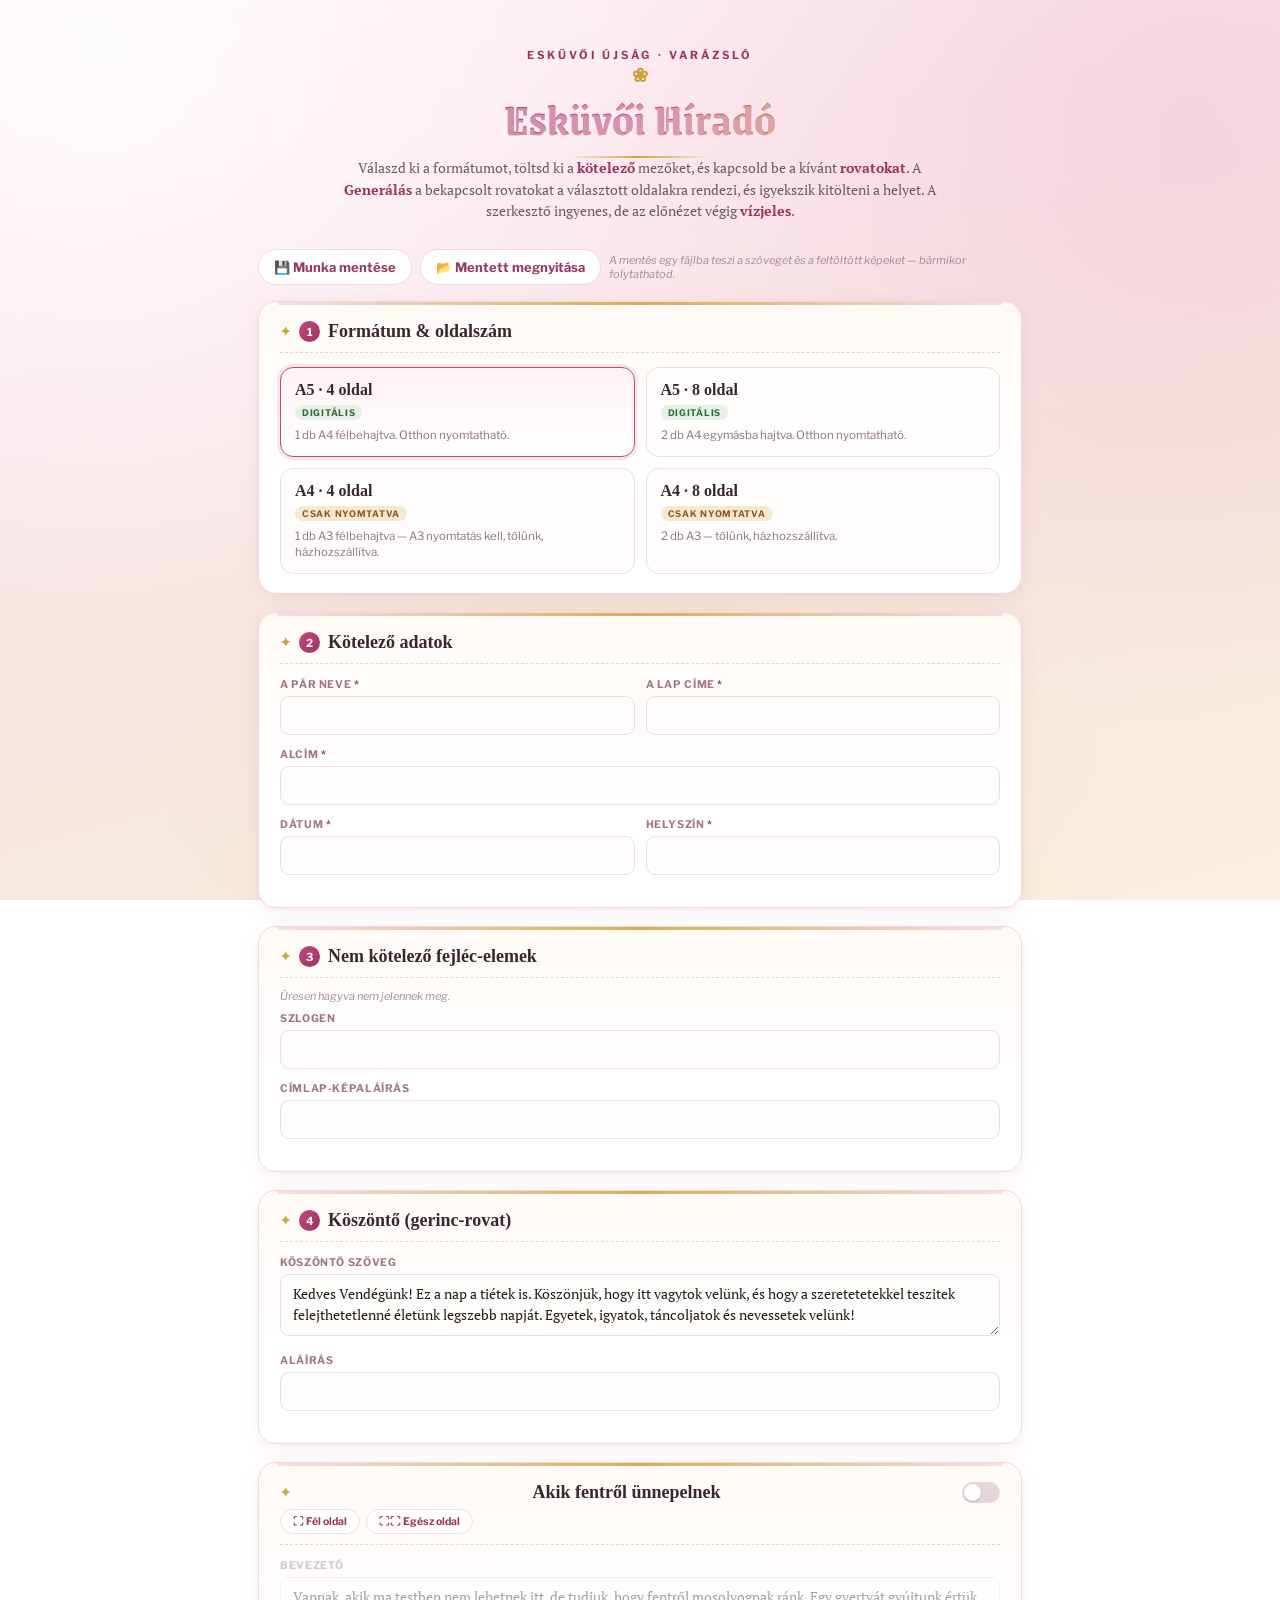
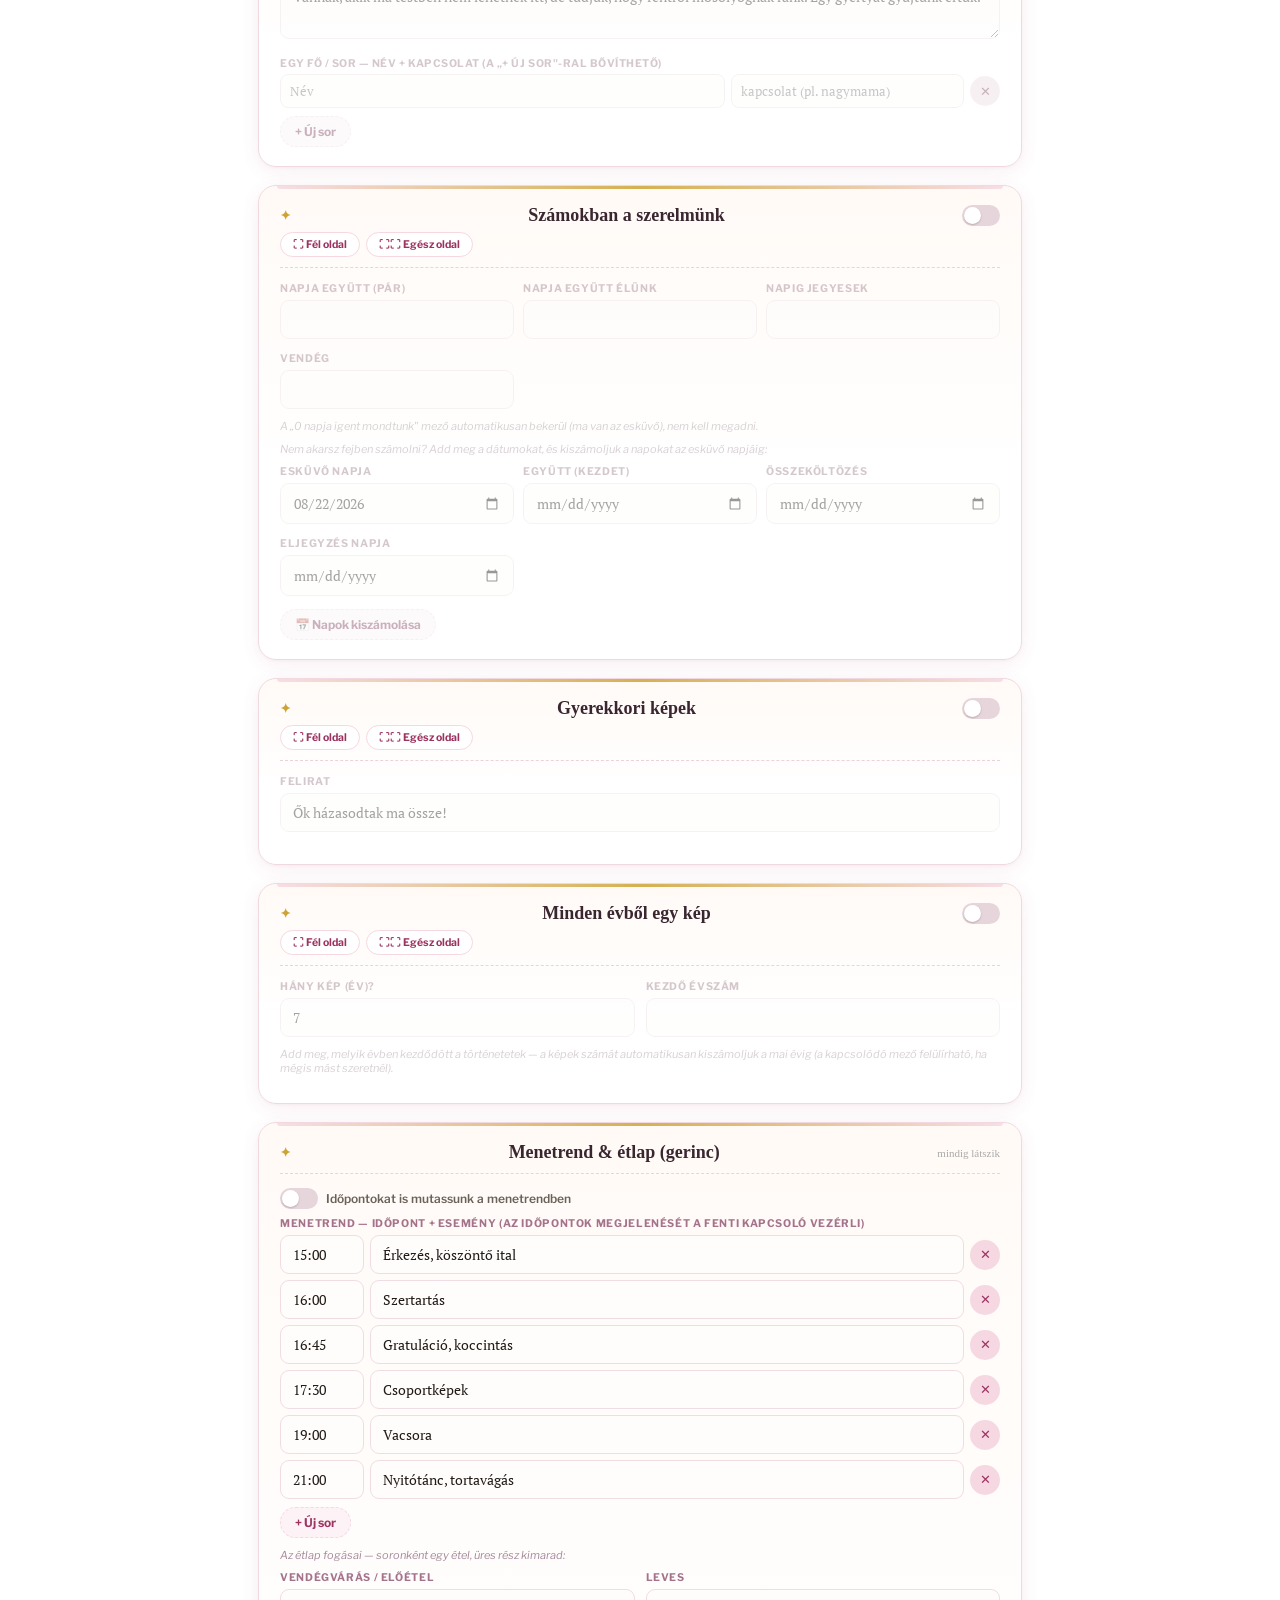
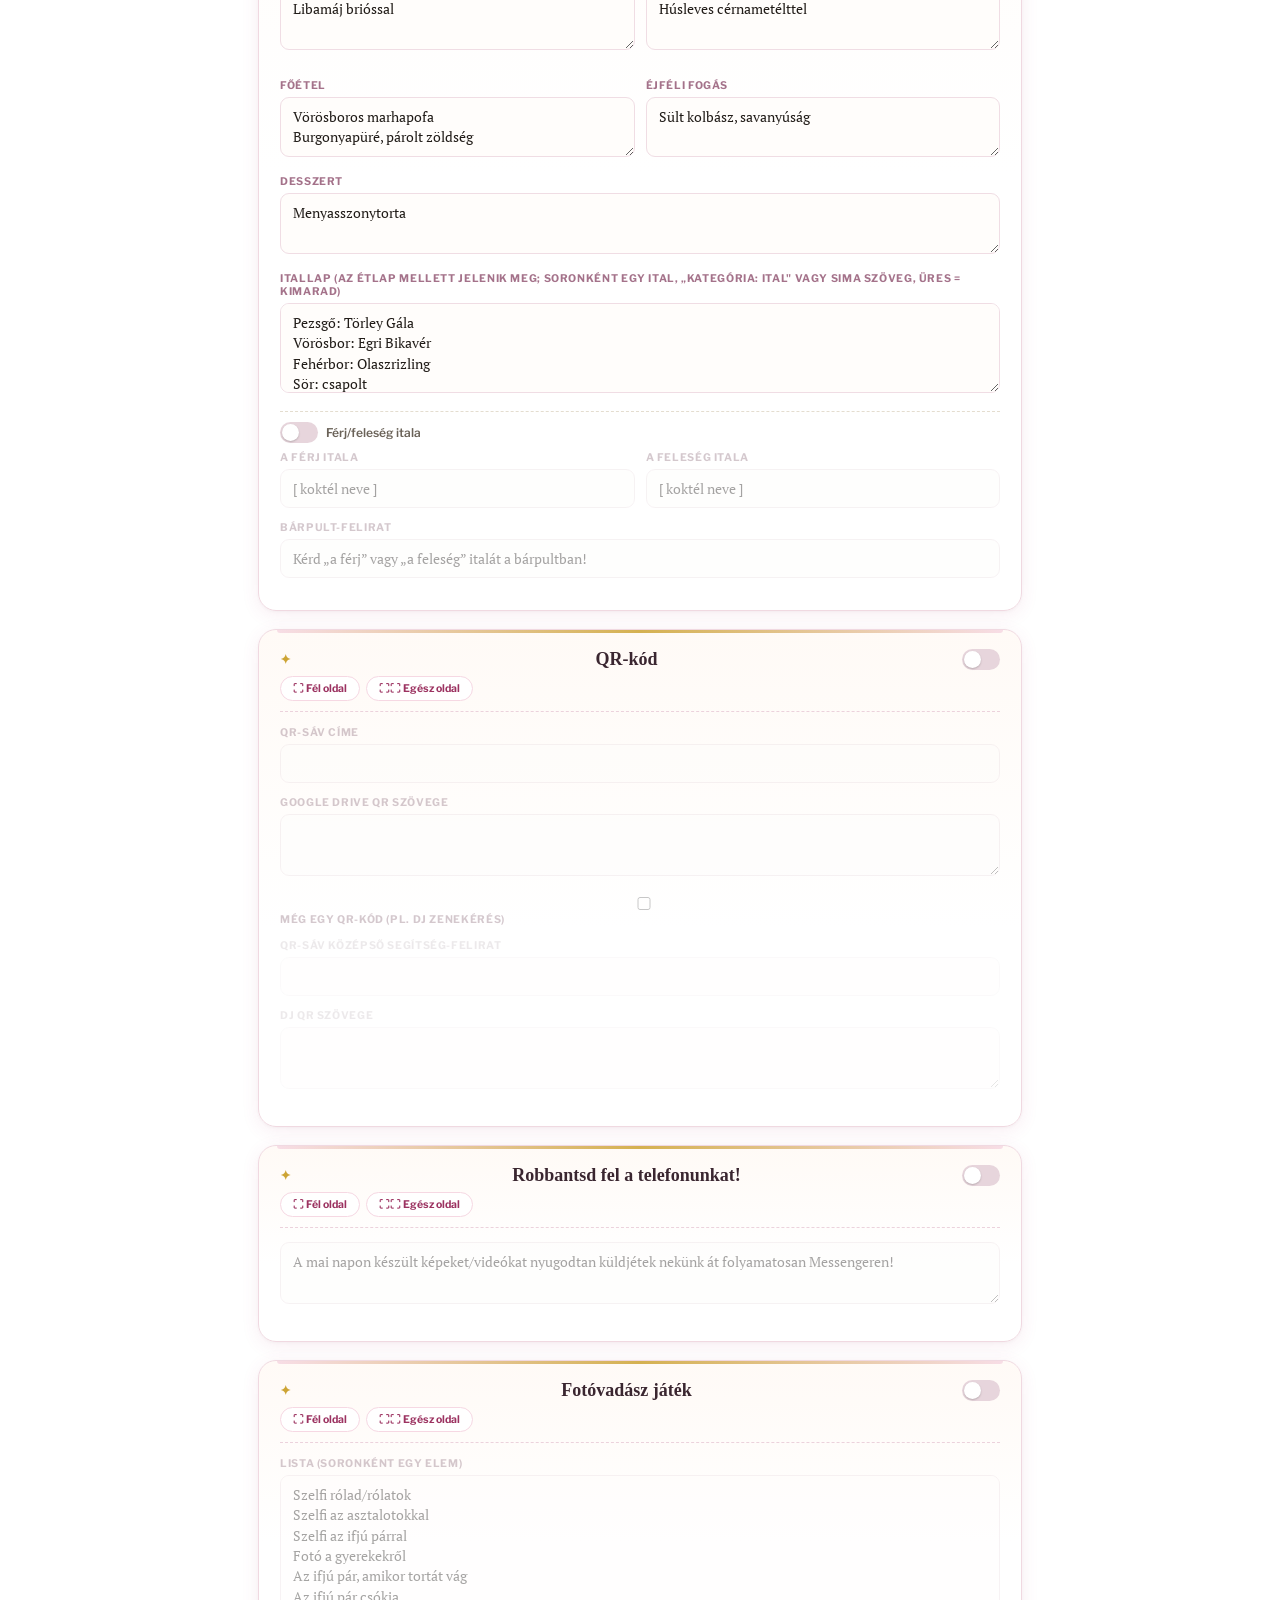
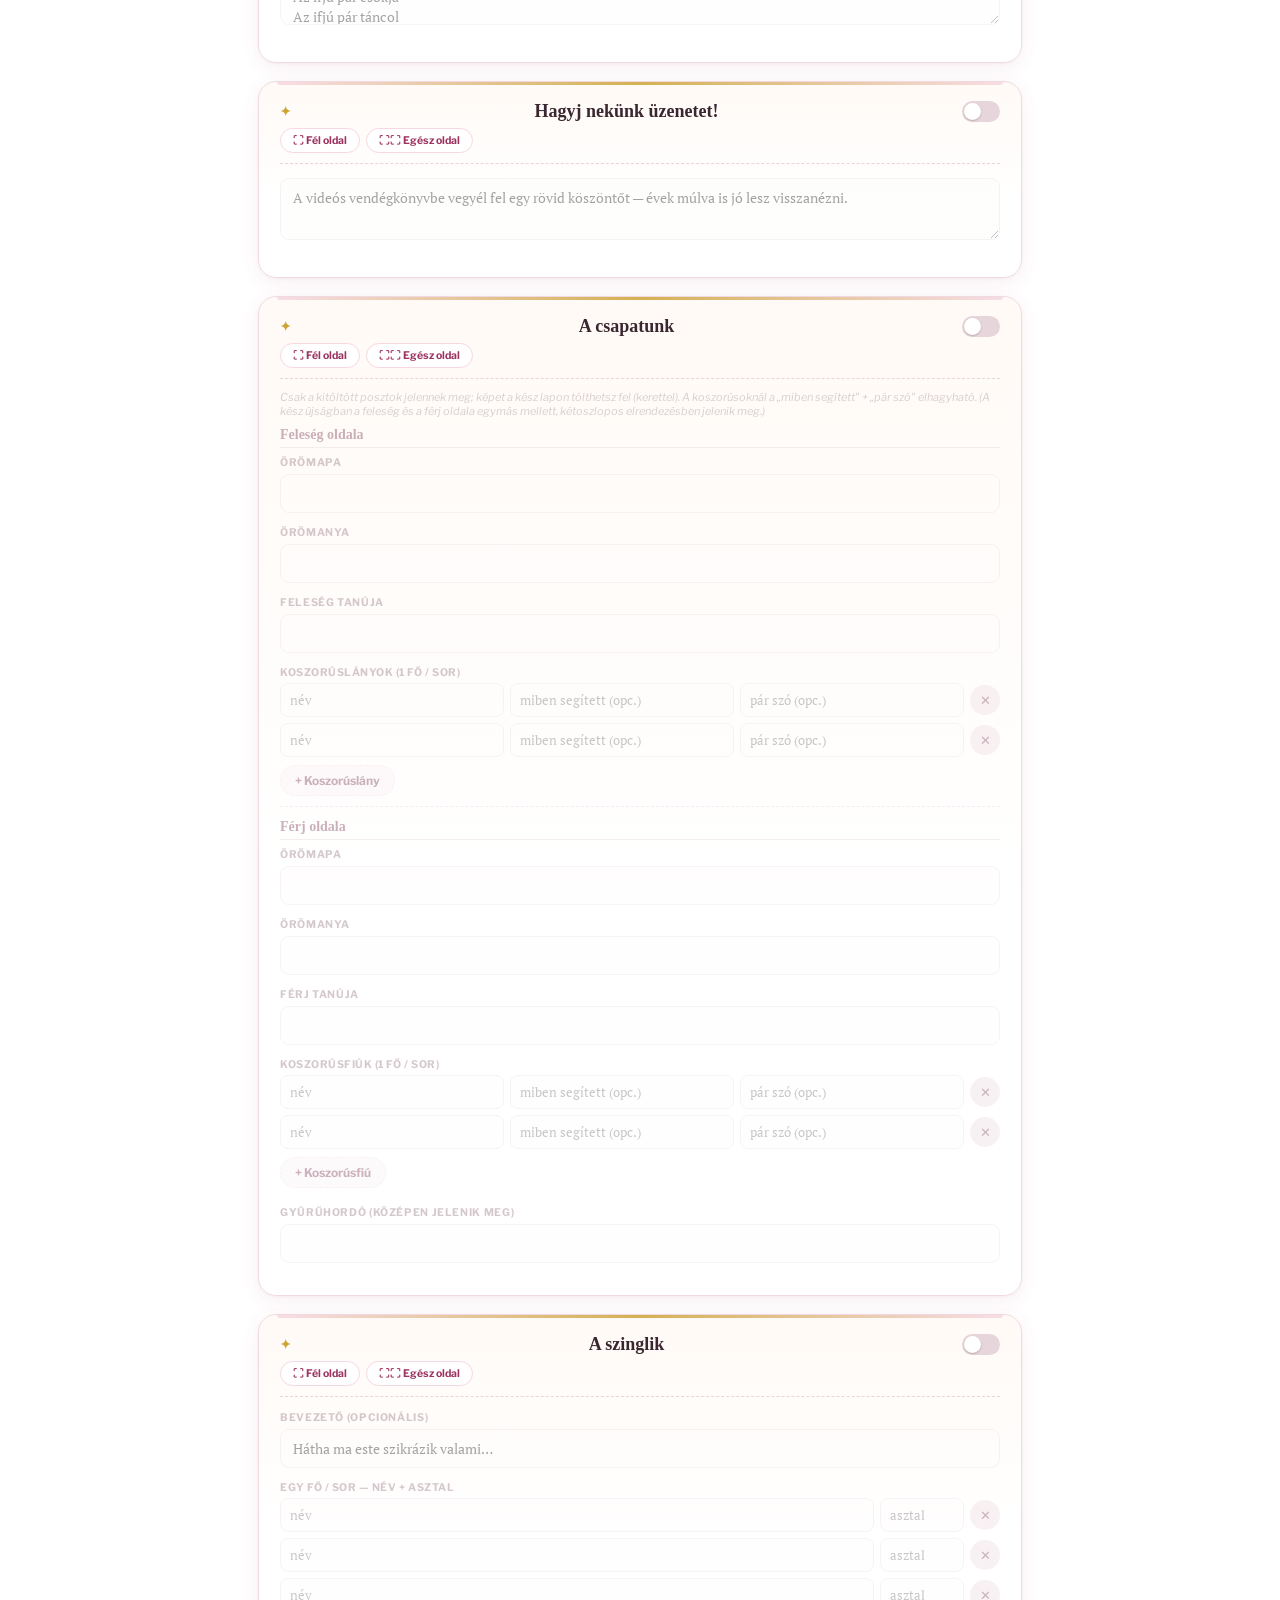
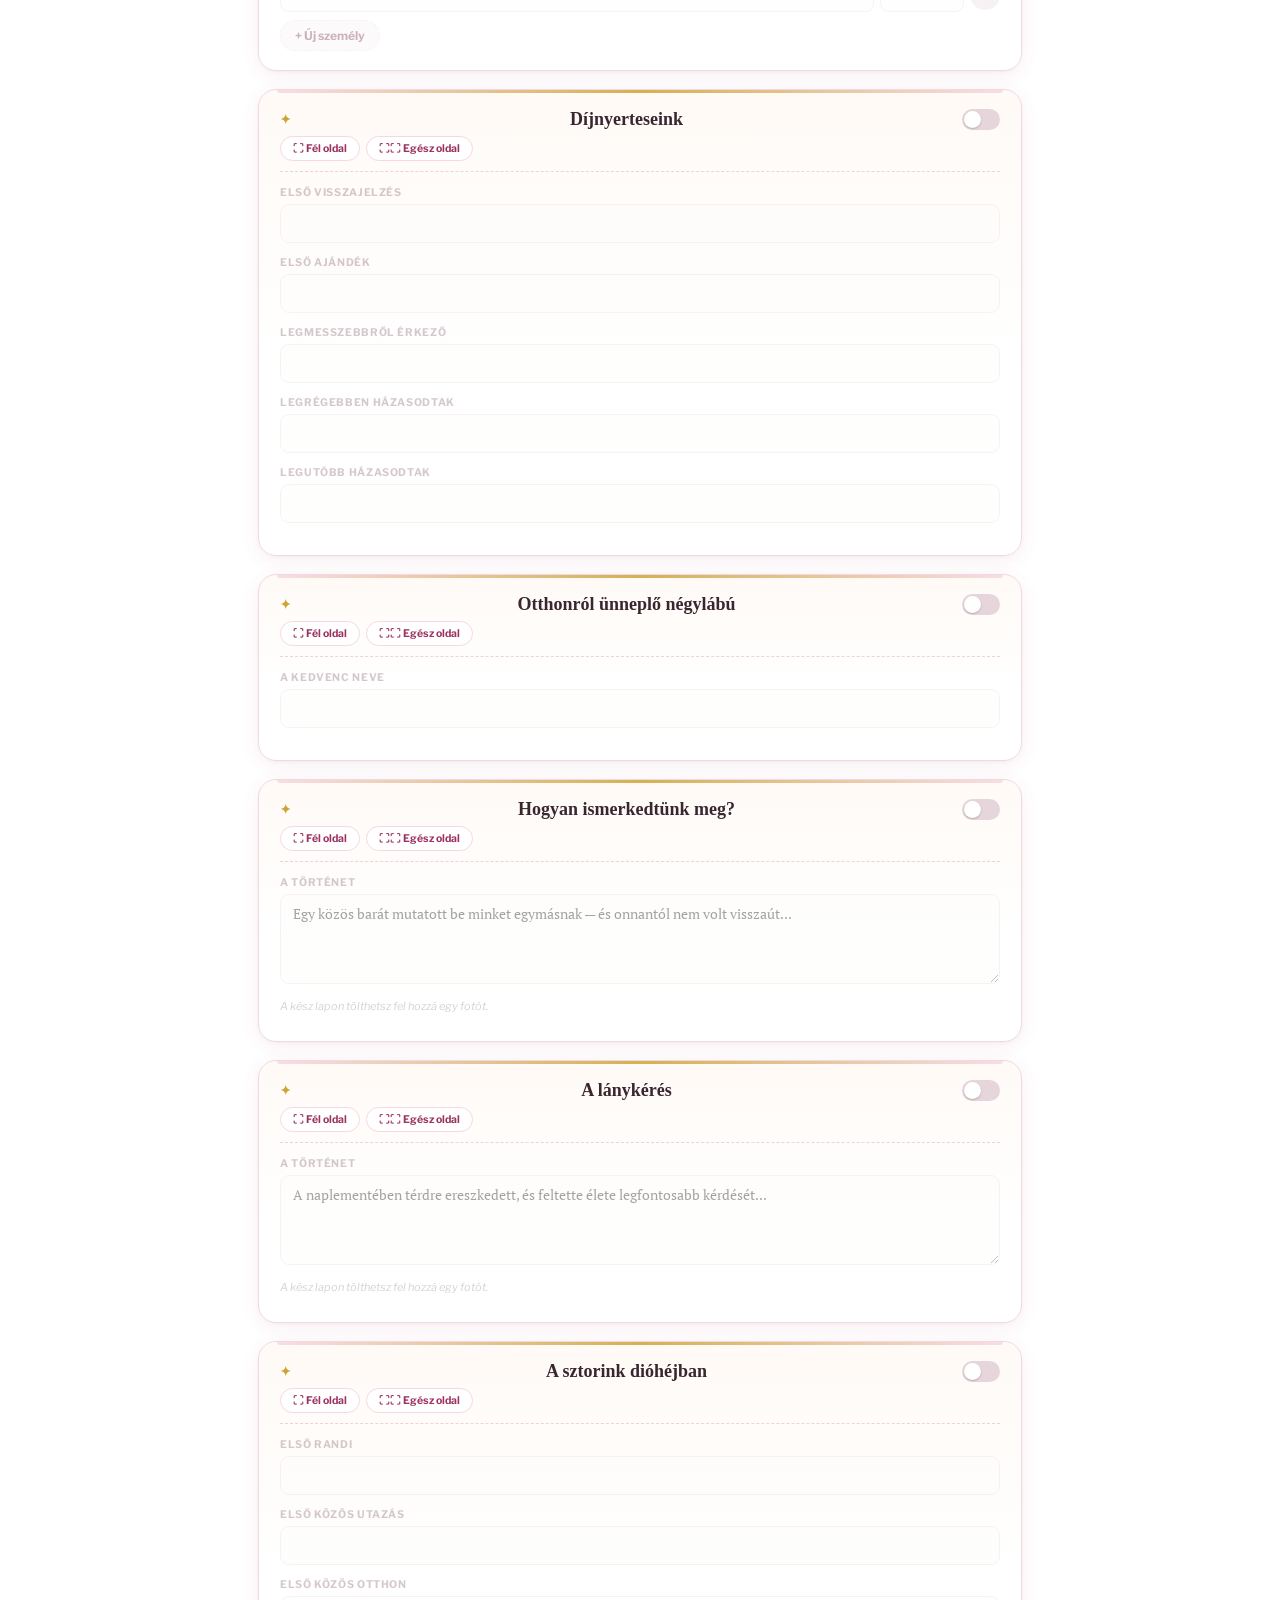
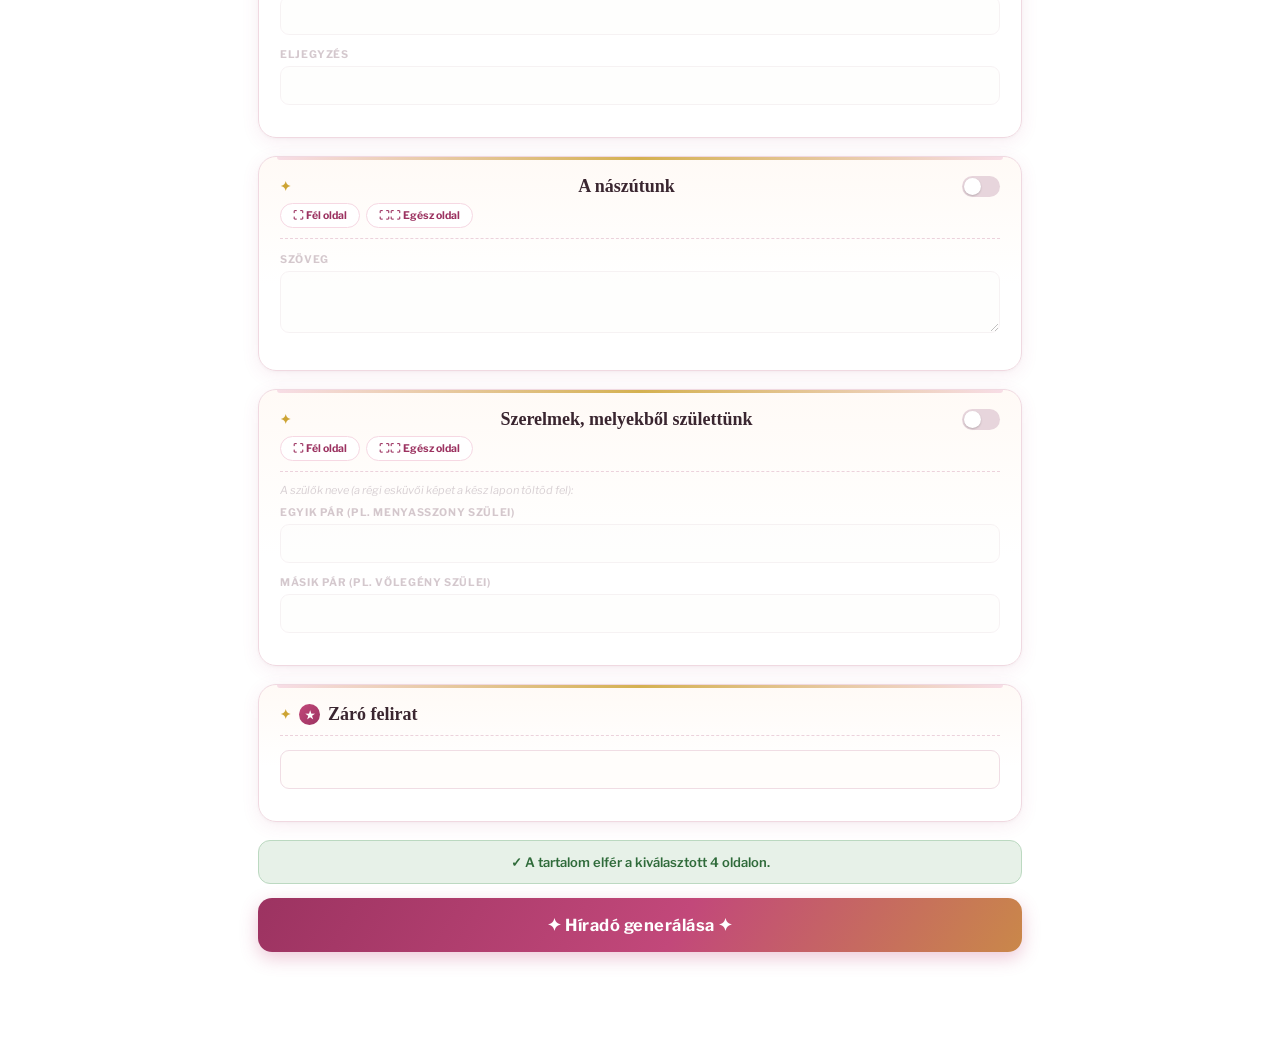
<file: eskuvoi-hirado-varazslo_14.html>
<!DOCTYPE html>
<html lang="hu">
<head>
<meta charset="UTF-8">
<meta name="viewport" content="width=device-width, initial-scale=1.0">
<title>Esküvői Híradó — Varázsló</title>
<style id="pgcss">@page{size:A4 landscape;margin:0;}</style>
<style>
@import url('https://fonts.googleapis.com/css2?family=Grenze+Gotisch:wght@400;600;700;800&family=Old+Standard+TT:ital,wght@0,400;0,700;1,400&family=PT+Serif:ital,wght@0,400;0,700;1,400;1,700&family=Libre+Franklin:wght@400;500;600;700;800&family=Cormorant+Garamond:ital,wght@0,400;0,600;1,400&family=EB+Garamond:ital,wght@0,400;0,600;1,400&family=Marcellus&family=Jost:wght@400;500;700&family=Dancing+Script:wght@400;600;700&display=swap');
:root{--paper:#fff;--ink:#111;--soft:#555;--claret:#6e2233;--wm-url:none;
  --wiz-rose:#c2487a;--wiz-rose-dark:#9c3361;--wiz-rose-pale:#f6d8e3;--wiz-gold:#cda434;--wiz-blush:#fdf2f5;--wiz-cream:#fffaf6;}
*{box-sizing:border-box;}
html,body{margin:0;padding:0;}
body{font-family:'PT Serif',Georgia,serif;color:#211c18;-webkit-font-smoothing:antialiased;
  background:
    radial-gradient(circle at 8% 6%,rgba(255,255,255,.75) 0,transparent 38%),
    radial-gradient(circle at 93% 14%,rgba(241,196,210,.55) 0,transparent 42%),
    radial-gradient(circle at 50% 95%,rgba(205,164,52,.13) 0,transparent 45%),
    linear-gradient(165deg,#fdf2f5 0%,#fbe8ee 30%,#f7e6e0 60%,#fbf0dd 100%);
  background-attachment:fixed;}

/* ===== WIZARD ===== */
.wiz{max-width:800px;margin:0 auto;padding:34px 18px 100px;}
.wiz-h{font-family:'Grenze Gotisch',serif;font-weight:700;font-size:46px;text-align:center;margin:0;line-height:1.05;position:relative;
  background:linear-gradient(120deg,var(--wiz-rose-dark),var(--wiz-rose) 50%,var(--wiz-gold) 100%);
  -webkit-background-clip:text;background-clip:text;-webkit-text-fill-color:transparent;color:var(--wiz-rose-dark);
  text-shadow:0 1px 0 rgba(255,255,255,.4);}
.wiz-h::before{content:'❀';display:block;font-size:19px;color:var(--wiz-gold);margin-bottom:8px;-webkit-text-fill-color:var(--wiz-gold);}
.wiz-h::after{content:'';display:block;width:140px;height:2px;margin:14px auto 0;background:linear-gradient(90deg,transparent,var(--wiz-gold),transparent);}
.wiz-sub{font-family:'Libre Franklin',sans-serif;text-align:center;font-size:11px;letter-spacing:.28em;text-transform:uppercase;color:var(--wiz-rose-dark);margin:14px 0 4px;font-weight:700;}
.wiz-note{text-align:center;font-size:13.5px;color:#6b5a5f;margin:0 auto 26px;max-width:620px;line-height:1.6;}
.wiz-note b{color:var(--wiz-rose-dark);}
.card{background:linear-gradient(180deg,var(--wiz-cream),#fff 60%);border:1px solid #f0d9e1;border-radius:18px;padding:19px 21px;margin-bottom:18px;box-shadow:0 4px 18px rgba(194,72,122,.09),0 1px 3px rgba(0,0,0,.03);position:relative;}
.card::before{content:'';position:absolute;top:0;left:18px;right:18px;height:3px;border-radius:0 0 4px 4px;background:linear-gradient(90deg,var(--wiz-rose-pale),var(--wiz-gold),var(--wiz-rose-pale));opacity:.85;}
.card h3{font-family:'Old Standard TT',serif;font-weight:700;font-size:18px;margin:0 0 14px;border-bottom:1.5px dashed #ecd2dc;padding-bottom:10px;display:flex;align-items:center;gap:8px;color:#3a2630;}
.card h3::before{content:'✦';color:var(--wiz-gold);font-size:13px;}
.card h3 .num{font-family:'Libre Franklin',sans-serif;font-size:11px;font-weight:700;background:linear-gradient(135deg,var(--wiz-rose),var(--wiz-rose-dark));color:#fff;border-radius:50%;width:21px;height:21px;display:inline-flex;align-items:center;justify-content:center;flex-shrink:0;}
.card.opt h3{justify-content:space-between;flex-wrap:wrap;gap:6px;}
.size-pref-grp{display:flex;gap:6px;flex:0 0 100%;}
.size-pref-btn{font-family:'Libre Franklin',sans-serif;font-size:10.5px;font-weight:700;border:1px solid var(--wiz-rose-pale);border-radius:20px;padding:5px 12px;background:#fff;color:var(--wiz-rose-dark);cursor:pointer;}
.size-pref-btn:hover{background:var(--wiz-blush);}
.size-pref-btn.on{background:linear-gradient(135deg,var(--wiz-rose),var(--wiz-rose-dark));color:#fff;border-color:var(--wiz-rose-dark);}
.fld{margin-bottom:13px;}
.fld label{display:block;font-family:'Libre Franklin',sans-serif;font-size:10.5px;font-weight:700;letter-spacing:.06em;color:#a4728a;margin-bottom:5px;text-transform:uppercase;}
.fld label .req{color:var(--wiz-rose-dark);}
.fld input,.fld textarea,.fld select{width:100%;font-family:'PT Serif',serif;font-size:14px;border:1.4px solid #f0dde4;border-radius:9px;padding:9px 12px;background:#fffdfb;color:#211c18;transition:.15s;}
.fld input:focus,.fld textarea:focus,.fld select:focus{outline:none;border-color:var(--wiz-rose);box-shadow:0 0 0 3px rgba(194,72,122,.13);}
.fld input.err{border-color:#c0392b;background:#fdecea;}
.fld textarea{resize:vertical;min-height:62px;line-height:1.45;}
.grid2{display:grid;grid-template-columns:1fr 1fr;gap:11px;}
.grid3{display:grid;grid-template-columns:1fr 1fr 1fr;gap:9px;}
.grid4{display:grid;grid-template-columns:repeat(4,1fr);gap:9px;}
.subgrid{display:grid;grid-template-columns:1.2fr 1fr;gap:9px;}
.tinyhint{font-size:11px;color:#a4889a;margin:-3px 0 9px;font-family:'Libre Franklin',sans-serif;font-style:italic;}
@media(max-width:560px){.grid2,.grid3,.grid4,.subgrid{grid-template-columns:1fr;}}

/* toggle switch */
.tgl{display:inline-flex;align-items:center;gap:8px;font-family:'Libre Franklin',sans-serif;font-size:12px;font-weight:600;color:#6a6258;cursor:pointer;text-transform:none;letter-spacing:0;}
.tgl input{display:none;}
.tgl .sw{width:38px;height:21px;background:#e7d5dc;border-radius:11px;position:relative;transition:.18s;flex-shrink:0;}
.tgl .sw::after{content:"";position:absolute;top:2px;left:2px;width:17px;height:17px;border-radius:50%;background:#fff;transition:.18s;box-shadow:0 1px 2px rgba(0,0,0,.2);}
.tgl input:checked + .sw{background:linear-gradient(135deg,var(--wiz-rose),var(--wiz-gold));}
.tgl input:checked + .sw::after{left:19px;}
.opt-body{transition:.15s;}
.opt-body.off{opacity:.4;pointer-events:none;filter:grayscale(.4);}

/* format chooser */
.fmt-grid{display:grid;grid-template-columns:1fr 1fr;gap:11px;}
.fmt{border:1.5px solid #f0dde4;border-radius:13px;padding:13px 14px;cursor:pointer;background:#fffdfb;transition:.15s;}
.fmt:hover{border-color:var(--wiz-rose-pale);}
.fmt.sel{border-color:var(--wiz-rose);background:linear-gradient(180deg,var(--wiz-blush),#fff);box-shadow:0 0 0 3px rgba(194,72,122,.12);}
.fmt .ttl{font-family:'Old Standard TT',serif;font-weight:700;font-size:16px;color:#3a2630;}
.fmt .tag{display:inline-block;font-family:'Libre Franklin',sans-serif;font-size:9px;font-weight:700;letter-spacing:.08em;text-transform:uppercase;padding:2px 7px;border-radius:10px;margin-top:5px;}
.fmt .tag.dig{background:#e6f0e6;color:#2f6b3a;}
.fmt .tag.print{background:#f6e9d2;color:#8a5a1e;}
.fmt .desc{font-size:11.5px;color:#8a7480;margin-top:6px;font-family:'Libre Franklin',sans-serif;line-height:1.4;}

.gen-btn{display:block;width:100%;font-family:'Libre Franklin',sans-serif;font-weight:700;font-size:16.5px;background:linear-gradient(120deg,var(--wiz-rose-dark),var(--wiz-rose) 55%,var(--wiz-gold) 120%);color:#fff;border:none;border-radius:14px;padding:17px;cursor:pointer;margin-top:6px;letter-spacing:.03em;box-shadow:0 6px 18px rgba(194,72,122,.3);transition:transform .12s,box-shadow .12s;}
.gen-btn:hover{transform:translateY(-1px);box-shadow:0 9px 22px rgba(194,72,122,.4);}
.gen-btn:active{transform:translateY(0);}
.errbox{background:#fdecea;border:1px solid #e7a39a;color:#9a3327;border-radius:10px;padding:10px 13px;font-size:13px;margin-bottom:12px;display:none;font-family:'Libre Franklin',sans-serif;}

/* ===== PAPER SCREEN ===== */
.paper-screen{display:none;}
.toolbar{background:#2b2825;color:#f3efe9;display:flex;align-items:center;justify-content:space-between;gap:12px;padding:9px 16px;font-family:'Libre Franklin',sans-serif;font-size:12.5px;flex-wrap:wrap;}
.toolbar .hint{opacity:.8;font-size:11px;line-height:1.4;flex:1;min-width:170px;}
.toolbar .btns{display:flex;gap:8px;flex-shrink:0;flex-wrap:wrap;}
.toolbar button{font-family:'Libre Franklin',sans-serif;font-weight:700;font-size:12.5px;border:none;border-radius:3px;padding:9px 13px;cursor:pointer;white-space:nowrap;}
.toolbar .back{background:#5c5853;color:#fff;}.toolbar .mode{background:#8a8076;color:#fff;}.toolbar .print{background:#fff;color:#111;}
.toolbar .back:disabled{opacity:.4;cursor:not-allowed;}
.toolbar button:hover{filter:brightness(1.08);}
.warnbar{background:#7a3b12;color:#ffe;display:none;padding:8px 16px;font-family:'Libre Franklin',sans-serif;font-size:12px;text-align:center;}

.stage{padding:26px 16px 60px;display:flex;flex-direction:column;align-items:center;gap:22px;background:#5c5853;}
.page{background:var(--paper);position:relative;overflow:hidden;box-shadow:0 6px 26px rgba(0,0,0,.4);display:flex;flex-direction:column;}
.size-a5 .page{width:148mm;height:210mm;padding:9mm 10mm 12mm;}
.size-a4 .page{width:210mm;height:297mm;padding:12mm 12mm 16mm;}
.pbody{flex:1;display:flex;flex-direction:column;min-height:0;}
.folio{display:flex;justify-content:space-between;font-family:'Libre Franklin',sans-serif;font-size:7px;letter-spacing:.16em;text-transform:uppercase;color:var(--soft);border-top:.6px solid var(--ink);padding-top:3px;margin-top:4px;}
.size-a4 .folio{font-size:8px;}
.wm{position:absolute;inset:0;z-index:30;pointer-events:none;background-image:var(--wm-url);background-repeat:repeat;}

.a4sheet{display:flex;background:#fff;box-shadow:0 6px 26px rgba(0,0,0,.4);}
.size-a5 .a4sheet{width:297mm;height:210mm;}
.size-a4 .a4sheet{width:420mm;height:297mm;}
.size-a5.print-mode .page{box-shadow:none;width:148.5mm;}
.size-a4.print-mode .page{box-shadow:none;width:210mm;}

/* offscreen measurer */
.measurer{position:absolute;left:-9999px;top:0;visibility:hidden;}

/* ===== editorial bits ===== */
.rule-ox{border:0;border-top:3px solid var(--ink);position:relative;margin:4px 0;}
.rule-ox::after{content:"";position:absolute;left:0;right:0;top:3px;border-top:1px solid var(--ink);}
.rule-thin{border:0;border-top:1px solid var(--ink);margin:4px 0;}
.rule-hair{border:0;border-top:.6px solid var(--ink);margin:4px 0;}
.blk{margin-bottom:0;}
.ears{display:flex;justify-content:space-between;align-items:flex-end;font-family:'Libre Franklin',sans-serif;font-size:6.5px;letter-spacing:.12em;text-transform:uppercase;line-height:1.4;}
.size-a4 .ears{font-size:8px;}
.ears .slogan{border:.8px solid var(--ink);padding:3px 7px;text-align:center;font-size:6px;max-width:42mm;}
.size-a4 .ears .slogan{font-size:8px;max-width:60mm;}
.nameplate{font-family:'Grenze Gotisch',serif;font-weight:700;text-align:center;font-size:46px;line-height:.92;margin:2px 0 0;}
.size-a4 .nameplate{font-size:66px;}
.subname{font-family:'Libre Franklin',sans-serif;text-align:center;font-size:7px;letter-spacing:.3em;text-transform:uppercase;margin:2px 0 0;}
.size-a4 .subname{font-size:10px;}
.dateline-strip{display:flex;justify-content:space-between;font-family:'Libre Franklin',sans-serif;font-size:7px;letter-spacing:.1em;text-transform:uppercase;margin-top:2px;}
.size-a4 .dateline-strip{font-size:9px;}
.kicker{font-family:'Libre Franklin',sans-serif;font-weight:700;font-size:8px;letter-spacing:.26em;text-transform:uppercase;text-align:center;border-bottom:1px solid var(--ink);padding-bottom:3px;margin:0 0 5px;}
.size-a4 .kicker{font-size:10px;}
.lead-head{font-family:'Old Standard TT',serif;font-weight:700;text-align:center;line-height:1.0;margin:5px 0 2px;}
.bp{margin:0 0 6px;font-size:9.4px;line-height:1.5;text-align:justify;}
.size-a4 .bp{font-size:12px;}
.ico{display:inline-block;width:14px;height:14px;vertical-align:-2px;color:var(--ink);}
.ico svg,svg.ico{width:100%;height:100%;display:block;}
.sprite{position:absolute;width:0;height:0;overflow:hidden;}
.sprite symbol path,.sprite symbol circle,.sprite symbol rect{fill:none;stroke:currentColor;stroke-width:1.7;stroke-linecap:round;stroke-linejoin:round;}

.photo{border:1px solid var(--ink);background:linear-gradient(135deg,#cfe0e8,#e8d8cf 45%,#dfe7d2 78%,#e7d2dd);}
.imgbox{position:relative;overflow:hidden;}
.imgbox-img{position:absolute;left:0;top:0;transform-origin:0 0;user-select:none;-webkit-user-drag:none;max-width:none;pointer-events:none;}
.imgbox-ph{position:absolute;inset:0;display:flex;flex-direction:column;align-items:center;justify-content:center;gap:3px;cursor:pointer;color:#3a4a52;z-index:2;}
.imgbox-ph .plus{font-family:'Libre Franklin',sans-serif;font-size:14px;font-weight:700;border:1.4px solid currentColor;border-radius:50%;width:17px;height:17px;display:flex;align-items:center;justify-content:center;}
.imgbox-ph .lbl{font-family:'Libre Franklin',sans-serif;font-size:6.5px;font-weight:600;letter-spacing:.08em;text-transform:uppercase;text-align:center;padding:0 3px;}
.imgbox.has-img .imgbox-ph{display:none;}
.imgbox-file{display:none;}
.imgbox-ctr{position:absolute;left:3px;bottom:3px;display:none;gap:3px;z-index:40;}
.imgbox.has-img .imgbox-ctr{display:flex;}
.imgbox-ctr button{width:16px;height:16px;border:none;border-radius:3px;background:rgba(20,20,20,.72);color:#fff;font-size:12px;cursor:pointer;display:flex;align-items:center;justify-content:center;}
.caption{font-family:'Libre Franklin',sans-serif;font-size:7px;letter-spacing:.04em;color:var(--soft);margin-top:3px;border-bottom:.6px solid var(--ink);padding-bottom:4px;}
.size-a4 .caption{font-size:9px;}
.seal-stamp{position:absolute;width:34mm;height:auto;filter:drop-shadow(0 2px 3px rgba(0,0,0,.28));transform:rotate(-7deg);z-index:8;pointer-events:none;}
.size-a4 .seal-stamp{width:46mm;}
.hero{flex:1;min-height:60mm;}
.candle{text-align:center;font-size:13px;margin:4px 0 1px;}
.mem-intro{text-align:center;font-style:italic;font-size:9px;line-height:1.4;margin:2px auto 6px;max-width:92%;}
.size-a4 .mem-intro{font-size:11px;}
.mem-grid{display:flex;flex-wrap:wrap;justify-content:center;align-items:flex-start;gap:4mm 5mm;}
.mem-item{text-align:center;width:30%;max-width:46mm;}
.mem-item .imgbox{margin:0 auto;}
.mem-frame{height:20mm;}
.size-a4 .mem-frame{height:30mm;}
.mem-name{font-family:'Old Standard TT',serif;font-weight:700;font-size:9px;margin-top:2px;line-height:1.1;}
.mem-rel{font-family:'Libre Franklin',sans-serif;font-size:6px;letter-spacing:.08em;text-transform:uppercase;color:var(--soft);}
.stats{display:flex;justify-content:space-between;text-align:center;margin:7px 0;gap:4px;}
.stat{flex:1;border-right:.6px solid var(--ink);padding:0 3px;}
.stat:last-child{border-right:none;}
.stat .num{font-family:'Old Standard TT',serif;font-weight:700;font-size:25px;line-height:1;}
.size-a4 .stat .num{font-size:34px;}
.stat .lbl{font-family:'Libre Franklin',sans-serif;font-size:6.5px;letter-spacing:.06em;text-transform:uppercase;margin-top:3px;line-height:1.25;}
.size-a4 .stat .lbl{font-size:8.5px;}
.duo{display:flex;gap:5mm;}
.duo .photo{flex:1;height:31mm;}
.size-a4 .duo .photo{height:46mm;}
.duo-cap{font-family:'Old Standard TT',serif;font-weight:700;font-style:italic;text-align:center;font-size:13px;margin:4px 0 0;}
.size-a4 .duo-cap{font-size:17px;}
.yeargrid{display:grid;gap:4mm;}
.yeargrid .cell .photo{height:19mm;}
.size-a4 .yeargrid .cell .photo{height:30mm;}
.yeargrid .yr{font-family:'Libre Franklin',sans-serif;font-weight:700;font-size:7px;letter-spacing:.1em;text-align:center;margin-top:2px;}
.size-a4 .yeargrid .yr{font-size:9px;}
.col-head{font-family:'Old Standard TT',serif;font-weight:700;font-size:13px;text-align:center;border-bottom:1px solid var(--ink);padding-bottom:3px;margin:0 0 5px;display:flex;align-items:center;justify-content:center;gap:5px;}
.size-a4 .col-head{font-size:16px;}
.flow{position:relative;padding-left:15px;}
.flow::before{content:"";position:absolute;left:5px;top:5px;bottom:5px;width:1.5px;background:var(--ink);}
.flow .step{position:relative;margin-bottom:5.5px;font-family:'PT Serif',serif;font-size:9.2px;line-height:1.25;display:flex;align-items:center;gap:5px;}
.size-a4 .flow .step{font-size:11.5px;margin-bottom:8px;}
.flow .step::before{content:"";position:absolute;left:-13px;top:5px;width:6px;height:6px;border-radius:50%;background:var(--ink);}
.flow .step b{font-family:'Old Standard TT',serif;}
.flow .ico{width:13px;height:13px;flex-shrink:0;}
.menu .row{display:flex;justify-content:space-between;gap:6px;border-bottom:.5px dotted #999;padding:3px 0;}
.menu .row:last-child{border:none;}
.menu .course{font-family:'Libre Franklin',sans-serif;font-weight:700;font-size:6.5px;letter-spacing:.08em;text-transform:uppercase;white-space:nowrap;}
.size-a4 .menu .course{font-size:8.5px;}
.menu .dish{font-style:italic;font-size:8.5px;text-align:right;}
.size-a4 .menu .dish{font-size:11px;}
.hers-his{display:flex;gap:4mm;margin-top:5px;}
.hh{flex:1;border:1px solid var(--ink);padding:5px;text-align:center;}
.hh .t{font-family:'Libre Franklin',sans-serif;font-weight:700;font-size:6.5px;letter-spacing:.08em;text-transform:uppercase;color:var(--soft);display:flex;align-items:center;justify-content:center;gap:3px;}
.hh .n{font-family:'Old Standard TT',serif;font-weight:700;font-style:italic;font-size:11px;margin-top:2px;}
.bar-note{text-align:center;font-style:italic;font-size:8.5px;margin-top:4px;}
.qr-band{border:1.5px solid var(--ink);padding:7px 9px;}
.qr-band-h{font-family:'Old Standard TT',serif;font-weight:700;font-size:13px;text-align:center;margin:0 0 6px;display:flex;align-items:center;justify-content:center;gap:6px;}
.qr-row{display:flex;align-items:stretch;gap:6px;}
.qr-row-1{justify-content:center;}
.qr-row-1 .qr-cell{flex:0 1 55%;max-width:55%;}
.qr-cell{flex:1;text-align:center;display:flex;flex-direction:column;}
.qrbox{width:27mm;height:27mm;margin:0 auto;border:1px solid var(--ink);background:#fff;}
.size-a4 .qrbox{width:36mm;height:36mm;}
.qr-cap{font-family:'PT Serif',serif;font-size:7.4px;line-height:1.3;text-align:left;margin-top:5px;}
.size-a4 .qr-cap{font-size:9.5px;}
.qr-mid{flex:0 0 27mm;display:flex;align-items:center;text-align:center;font-family:'Old Standard TT',serif;font-style:italic;font-size:8.6px;line-height:1.3;padding:0 4px;border-left:.6px solid var(--ink);border-right:.6px solid var(--ink);}
.rovat-h{font-family:'Old Standard TT',serif;font-weight:700;font-size:12px;border-bottom:1px solid var(--ink);padding-bottom:2px;margin:0 0 4px;display:flex;align-items:center;gap:5px;}
.size-a4 .rovat-h{font-size:15px;}
.act-cols{display:flex;gap:6mm;}
.act-cols > div{flex:1;}
.rovat p{font-size:8.4px;text-align:left;line-height:1.4;margin:0;}
.size-a4 .rovat p{font-size:11px;}
.hunt-intro{font-size:8.4px;font-style:italic;margin:0 0 4px;text-align:left;}
.hunt-list{list-style:none;padding:0;margin:0;}
.hunt-list li{display:flex;align-items:center;gap:5px;font-family:'PT Serif',serif;font-size:8.4px;line-height:1.2;padding:1.6px 0;}
.size-a4 .hunt-list li{font-size:11px;padding:3px 0;}
.cbx{flex-shrink:0;width:8px;height:8px;border:1px solid var(--ink);}
.hunt-list .ico{flex-shrink:0;width:14px;height:14px;}
.closer{display:flex;align-items:center;justify-content:center;gap:6px;font-family:'Old Standard TT',serif;font-style:italic;font-size:10px;border-top:1px solid var(--ink);padding-top:6px;}
.size-a4 .closer{font-size:13px;}
.duo-row{display:flex;gap:6mm;align-items:flex-start;}
.duo-row>.blk{flex:1 1 0;min-width:0;}
.filler-quote{text-align:center;font-family:'Old Standard TT',serif;font-style:italic;font-size:13px;line-height:1.35;color:var(--claret);padding:8px 6px;border-top:1px solid var(--claret);border-bottom:1px solid var(--claret);}
.filler-blk{text-align:center;}
.quote-btn{margin-top:6px;font-family:'Libre Franklin',sans-serif;font-size:10px;font-weight:700;background:#efe7d8;color:#6e2233;border:1px solid #d8c8ad;border-radius:6px;padding:4px 10px;cursor:pointer;}
.quote-btn:hover{background:#e7dcc7;}
.size-a4 .filler-quote{font-size:18px;}
.filler-orn{text-align:center;font-size:15px;color:var(--ink);letter-spacing:.4em;}
.spread{justify-content:space-between;}
.pbody.lonely{justify-content:center;align-items:stretch;}
.pbody.lonely>.blk{zoom:1.4;}
.size-a4 .pbody.lonely>.blk{zoom:1.25;}
/* image frames */
.imgbox-clip{position:absolute;inset:0;overflow:hidden;}
.imgbox.fr-round .imgbox-clip{border-radius:14px;}
.imgbox.fr-circle .imgbox-clip{clip-path:circle(50%);}
.imgbox.fr-heart .imgbox-clip{clip-path:url(#heartClip);}
/* topbar + format bar + style packs */
.topbar{position:sticky;top:0;z-index:60;}
.packsel{font-family:'Libre Franklin',sans-serif;font-size:12px;border-radius:3px;border:none;padding:8px 9px;background:#fff;color:#111;cursor:pointer;font-weight:700;}
.fmtbar{background:#3a3631;color:#f3efe9;display:none;align-items:center;gap:6px;padding:6px 14px;font-family:'Libre Franklin',sans-serif;flex-wrap:wrap;}
.fmtbar.show{display:flex;}
.fmtbar button{background:#5c5853;color:#fff;border:none;border-radius:4px;min-width:30px;height:28px;cursor:pointer;font-size:14px;font-family:Georgia,serif;padding:0 6px;}
.fmtbar button:hover{background:#74706a;}
.fmtbar .sep{width:1px;height:20px;background:#6a655f;margin:0 4px;}
.fmtbar label{font-size:11px;opacity:.75;}
.fmtbar select{font-family:'Libre Franklin',sans-serif;font-size:12px;border-radius:4px;border:none;padding:6px 8px;background:#fff;color:#111;cursor:pointer;}
.pack-romantic .nameplate{font-family:'Marcellus',serif;letter-spacing:.02em;}
.pack-romantic .lead-head,.pack-romantic .col-head,.pack-romantic .qr-band-h,.pack-romantic .rovat-h,.pack-romantic .duo-cap,.pack-romantic .closer,.pack-romantic .filler-quote,.pack-romantic .mem-name,.pack-romantic .stat .num,.pack-romantic .hh .n{font-family:'Cormorant Garamond',serif;}
.pack-romantic .bp,.pack-romantic p,.pack-romantic .hunt-list li,.pack-romantic .flow .step,.pack-romantic .menu .dish,.pack-romantic .qr-cap,.pack-romantic .mem-intro,.pack-romantic .qr-mid{font-family:'EB Garamond',serif;}
.pack-modern .nameplate{font-family:'Jost',sans-serif;font-weight:700;letter-spacing:.06em;}
.pack-modern .lead-head,.pack-modern .col-head,.pack-modern .qr-band-h,.pack-modern .rovat-h,.pack-modern .duo-cap,.pack-modern .closer,.pack-modern .stat .num,.pack-modern .hh .n,.pack-modern .filler-quote{font-family:'Jost',sans-serif;}
.pack-modern .bp,.pack-modern p,.pack-modern .hunt-list li,.pack-modern .flow .step,.pack-modern .menu .dish,.pack-modern .qr-cap,.pack-modern .mem-intro,.pack-modern .qr-mid{font-family:'Libre Franklin',sans-serif;}
.imgbox.bw .imgbox-img{filter:grayscale(1) contrast(1.05);}
.req-cell .photo{outline:2px solid var(--claret);outline-offset:-2px;}
.reqbadge{color:var(--claret);font-weight:700;}
.t-time{color:var(--claret);font-family:'Libre Franklin',sans-serif;font-size:.82em;margin-right:4px;letter-spacing:.02em;}
.tm-grid{display:flex;flex-wrap:wrap;justify-content:center;gap:4mm;}
.tm-grid>.tm-card{flex:0 0 calc(25% - 3mm);max-width:calc(25% - 3mm);}
.tm-grid-2{display:grid;grid-template-columns:repeat(2,1fr);}
.tm-grid-2>.tm-card{flex:none;max-width:none;}
.tm-card{text-align:center;}
.tm-card .photo{height:22mm;}
.size-a4 .tm-card .photo{height:32mm;}
.tm-role{font-family:'Libre Franklin',sans-serif;font-size:6.5px;letter-spacing:.08em;text-transform:uppercase;color:var(--claret);font-weight:700;margin-top:3px;}
.size-a4 .tm-role{font-size:8.5px;}
.tm-name{font-family:'Old Standard TT',serif;font-weight:700;font-size:9px;line-height:1.1;}
.size-a4 .tm-name{font-size:12px;}
.tm-desc{font-size:6.5px;color:var(--soft);font-style:italic;line-height:1.2;margin-top:1px;}
.size-a4 .tm-desc{font-size:8.5px;}
.rep{display:flex;flex-direction:column;gap:6px;margin-bottom:8px;}
.rep-row{display:flex;gap:6px;align-items:center;}
.r-in{flex:1;font-family:'PT Serif',serif;font-size:13px;border:1.4px solid #f0dde4;border-radius:8px;padding:7px 9px;background:#fffdfb;color:#211c18;min-width:0;}
.r-in:focus{outline:none;border-color:var(--claret);}
.r-time{flex:0 0 84px;}
.r-wide{flex:2;}
.rep-del{flex:0 0 auto;background:var(--wiz-rose-pale);border:none;border-radius:50%;width:30px;height:30px;cursor:pointer;color:var(--wiz-rose-dark);font-size:13px;}
.rep-del:hover{background:#eec2d4;}
.addrow{font-family:'Libre Franklin',sans-serif;font-weight:700;font-size:12px;background:var(--wiz-blush);color:var(--wiz-rose-dark);border:1.4px dashed var(--wiz-rose-pale);border-radius:20px;padding:7px 14px;cursor:pointer;}
.addrow:hover{background:#f6dbe6;}
.side-h{font-family:'Old Standard TT',serif;font-weight:700;font-size:14px;border-bottom:1px solid #ecd2dc;padding-bottom:4px;margin:0 0 8px;color:var(--wiz-rose-dark);}
.minlbl{display:block;font-family:'Libre Franklin',sans-serif;font-size:10.5px;font-weight:700;letter-spacing:.05em;color:#a4728a;margin:6px 0 4px;text-transform:uppercase;}
.team-stack>div{margin-bottom:12px;padding-bottom:10px;border-bottom:1px dashed #ecd2dc;}
.team-stack>div:last-child{border-bottom:none;margin-bottom:0;}
.years-half{display:flex;flex-direction:column;justify-content:center;flex:1;}
.size-a5 .years-half{min-height:84mm;}
.size-a4 .years-half{min-height:122mm;}
.year-row{display:grid;gap:4mm;margin:3mm 0;}
.year-row .cell .photo{height:19mm;}
.size-a4 .year-row .cell .photo{height:30mm;}
.year-row .yr{font-family:'Libre Franklin',sans-serif;font-weight:700;font-size:7px;letter-spacing:.1em;text-align:center;margin-top:2px;}
.size-a4 .year-row .yr{font-size:9px;}
.year-feature{text-align:center;margin:2mm 0;}
.year-big{display:inline-block;width:48mm;vertical-align:top;}
.size-a4 .year-big{width:70mm;}
.year-big .photo,.year-big .imgbox-clip{height:34mm;}
.size-a4 .year-big .photo,.size-a4 .year-big .imgbox-clip{height:50mm;}
.year-big .photo{border-width:1.6px;}
.year-big-lbl{font-weight:700;font-size:10px;margin-top:1mm;}
.size-a4 .year-big-lbl{font-size:13px;}
.fitbar{font-family:'Libre Franklin',sans-serif;font-size:13px;font-weight:600;border-radius:12px;padding:12px 15px;margin-bottom:14px;text-align:center;line-height:1.4;}
.fitbar.ok{background:#e7f1e8;color:#2f6b3a;border:1px solid #bcd9c1;}
.fitbar.warn{background:#fbf0db;color:#8a5a1e;border:1px solid #e7c98d;}
.fitbar.bad{background:#fdeceb;color:#9a3327;border:1px solid #e8a49b;}
.team-page{display:flex;flex-direction:column;}
.team-split{display:flex;flex:1;}
.team-col{flex:1;padding:0 4mm;}
.team-col:first-child{border-right:1.2px solid var(--ink);}
.side-h-paper{font-family:'Old Standard TT',serif;font-weight:700;font-size:13px;text-align:center;border-bottom:1px solid var(--ink);padding-bottom:3px;margin:0 0 6px;}
.size-a4 .side-h-paper{font-size:17px;}
.tm-help{font-family:'Libre Franklin',sans-serif;font-size:6px;letter-spacing:.05em;text-transform:uppercase;color:var(--ink);margin-top:1px;line-height:1.15;}
.size-a4 .tm-help{font-size:8px;}
.gyuru-wrap{text-align:center;}
.editable{outline:none;}

@media print{
  body{background:#fff;}
  .wiz,.topbar{display:none;}
  .stage{padding:0;gap:0;background:#fff;}
  .a4sheet{box-shadow:none;page-break-after:always;}
  .a4sheet:last-child{page-break-after:auto;}
  .page{box-shadow:none;}
  .imgbox-ctr{display:none!important;}
  .quote-btn{display:none!important;}
  .rsz{display:none!important;}
  .imgbox.sel{outline:none!important;}
}
.rsz{position:absolute;width:13px;height:13px;background:#fff;border:1.6px solid var(--claret);border-radius:3px;z-index:50;display:none;box-shadow:0 1px 2px rgba(0,0,0,.35);touch-action:none;}
.imgbox.sel .rsz{display:block;}
.imgbox.sel{outline:1.5px dashed var(--claret);outline-offset:2px;}
.rsz-nw{top:0;left:0;cursor:nwse-resize;}
.rsz-ne{top:0;right:0;cursor:nesw-resize;}
.rsz-se{bottom:0;right:0;cursor:nwse-resize;}
.rsz-sw{bottom:0;left:0;cursor:nesw-resize;}
.rsz-n{top:0;left:50%;margin-left:-6.5px;cursor:ns-resize;}
.rsz-s{bottom:0;left:50%;margin-left:-6.5px;cursor:ns-resize;}
.rsz-e{right:0;top:50%;margin-top:-6.5px;cursor:ew-resize;}
.rsz-w{left:0;top:50%;margin-top:-6.5px;cursor:ew-resize;}
.rsz-move{top:50%;left:50%;transform:translate(-50%,-50%);width:24px;height:24px;border-radius:50%;background:var(--claret);color:#fff;border:2px solid #fff;display:none;align-items:center;justify-content:center;font-size:13px;cursor:move;line-height:1;}
.imgbox.sel .rsz-move{display:flex;}
.imgbox.wrap-left{float:left;margin:0 4mm 2mm 0;}
.imgbox.wrap-right{float:right;margin:0 0 2mm 4mm;}
.blk-grip{position:absolute;top:2px;left:2px;z-index:46;display:flex;align-items:center;gap:4px;background:rgba(110,34,51,.9);color:#fff;font-family:'Libre Franklin',sans-serif;font-size:9px;font-weight:700;letter-spacing:.04em;padding:2px 7px;border-radius:5px;cursor:grab;opacity:.4;touch-action:none;user-select:none;}
.blk:hover>.blk-grip,.blk.bsel>.blk-grip{opacity:1;}
.blk-grip:active{cursor:grabbing;}
.blk-center-btn{position:absolute;top:2px;left:80px;z-index:46;display:none;align-items:center;gap:4px;background:rgba(47,109,125,.92);color:#fff;font-family:'Libre Franklin',sans-serif;font-size:9px;font-weight:700;letter-spacing:.04em;padding:2px 7px;border-radius:5px;cursor:pointer;border:none;}
.blk:hover>.blk-center-btn,.blk.bsel>.blk-center-btn{display:flex;}
.blk-center-btn:hover{background:rgba(47,109,125,1);}
.blk-size-half,.blk-size-full{position:absolute;top:2px;z-index:46;display:none;align-items:center;gap:4px;background:rgba(138,90,30,.85);color:#fff;font-family:'Libre Franklin',sans-serif;font-size:9px;font-weight:700;letter-spacing:.04em;padding:2px 7px;border-radius:5px;cursor:pointer;border:none;white-space:nowrap;}
.blk-size-half{left:158px;}
.blk-size-full{left:225px;}
.blk:hover>.blk-size-half,.blk.bsel>.blk-size-half,.blk:hover>.blk-size-full,.blk.bsel>.blk-size-full{display:flex;}
.blk-size-half:hover,.blk-size-full:hover{background:rgba(138,90,30,1);}
.blk-size-half.on,.blk-size-full.on{background:#8a5a1e;display:flex!important;box-shadow:0 0 0 2px #fff inset;}
.blk-rsz{display:none!important;}
.blk.bsel>.rsz{display:block;}
.blk.bsel{outline:1.5px dashed var(--claret);outline-offset:3px;}
.blk.dragging{opacity:.55;}
.page.snapgrid .pbody{background-image:linear-gradient(to right,rgba(110,34,51,.13) 1px,transparent 1px),linear-gradient(to bottom,rgba(110,34,51,.13) 1px,transparent 1px);background-size:4mm 4mm;background-position:0 0;outline:1px dashed rgba(110,34,51,.5);outline-offset:0;}
.blk.swap-target{outline:2.5px solid #2f7d3a !important;outline-offset:3px;background:rgba(47,125,58,.06);}
.page.move-target{outline:3px solid #2f7d3a;outline-offset:-3px;}
.page.over{outline:2px solid #c0392b;outline-offset:-2px;}
.drop-line{position:absolute;height:3px;background:var(--claret);border-radius:2px;z-index:9999;display:none;pointer-events:none;box-shadow:0 0 4px rgba(110,34,51,.6);}
@media print{.blk-grip,.blk-rsz,.blk-center-btn,.blk-size-half,.blk-size-full{display:none!important;}.blk.bsel{outline:none!important;}.page.over{outline:none!important;}.drop-line{display:none!important;}.blk.swap-target{outline:none!important;background:none!important;}.page.move-target{outline:none!important;}.page.snapgrid .pbody{background:none!important;outline:none!important;}}
.projrow{display:flex;flex-wrap:wrap;align-items:center;gap:8px;margin:0 0 16px;}
.projbtn{font-family:'Libre Franklin',sans-serif;font-size:13px;font-weight:700;background:#fff;color:var(--wiz-rose-dark);border:1.4px solid var(--wiz-rose-pale);border-radius:20px;padding:9px 15px;cursor:pointer;}
.projbtn:hover{background:var(--wiz-blush);}
.projhint{font-family:'Libre Franklin',sans-serif;font-size:11px;color:#a4889a;flex:1;min-width:160px;font-style:italic;}
.imgbox.lowres::after{content:'⚠ kis felbontás';position:absolute;top:3px;left:3px;z-index:30;background:rgba(154,51,39,.92);color:#fff;font-family:'Libre Franklin',sans-serif;font-size:8px;font-weight:700;padding:2px 5px;border-radius:4px;pointer-events:none;letter-spacing:.02em;}
@media print{.projrow{display:none!important;}.imgbox.lowres::after{display:none!important;}}
</style>
</head>
<body class="size-a5">

<svg width="0" height="0" style="position:absolute" aria-hidden="true"><defs>
<clipPath id="heartClip" clipPathUnits="objectBoundingBox"><path d="M0.5,1 C0.5,1 0,0.72 0,0.32 C0,0.12 0.16,0 0.3,0 C0.41,0 0.5,0.09 0.5,0.2 C0.5,0.09 0.59,0 0.7,0 C0.84,0 1,0.12 1,0.32 C1,0.72 0.5,1 0.5,1 Z"/></clipPath>
</defs></svg>

<svg class="sprite" aria-hidden="true">
  <symbol id="i-rings" viewBox="0 0 24 24"><circle cx="9.5" cy="14" r="5.5"/><circle cx="15" cy="9.5" r="5.5"/></symbol>
  <symbol id="i-clock" viewBox="0 0 24 24"><circle cx="12" cy="12" r="8.5"/><path d="M12 7v5.2l3.4 2"/></symbol>
  <symbol id="i-camera" viewBox="0 0 24 24"><rect x="3" y="7" width="18" height="13" rx="2.2"/><circle cx="12" cy="13.5" r="3.6"/><path d="M8.2 7l1.6-2.6h4.4L19.8 7"/></symbol>
  <symbol id="i-drive" viewBox="0 0 24 24"><path d="M6.5 17a4 4 0 0 1 .6-7.95 5.2 5.2 0 0 1 10-1A3.7 3.7 0 0 1 18 17z"/><path d="M12 20v-6m-2.4 2L12 13.6 14.4 16"/></symbol>
  <symbol id="i-music" viewBox="0 0 24 24"><path d="M9 18V6l10-2v12"/><circle cx="6.5" cy="18" r="2.4"/><circle cx="16.5" cy="16" r="2.4"/></symbol>
  <symbol id="i-chat" viewBox="0 0 24 24"><path d="M4 5h16v11H9.5L5.5 20v-4H4z"/></symbol>
  <symbol id="i-glass" viewBox="0 0 24 24"><path d="M5 4.5h14l-7 8z"/><path d="M12 12.5V19"/><path d="M8 19h8"/></symbol>
  <symbol id="i-cutlery" viewBox="0 0 24 24"><path d="M7 3v6.5a2 2 0 0 0 4 0V3M9 9.5V21"/><path d="M16.5 3c-1.6.4-2.6 2.2-2.6 4.8 0 2.4 1.1 3.6 2.6 3.6V21"/></symbol>
  <symbol id="i-cake" viewBox="0 0 24 24"><path d="M4 21h16v-7H4z"/><path d="M4 14.5c2.2-2 3.8-2 4 0 .2 2 1.8 2 4 0 2.2-2 3.8-2 4 0 .2 2 1.8 2 4 0"/><path d="M12 4v3.5"/><circle cx="12" cy="3" r="1"/></symbol>
  <symbol id="i-heart" viewBox="0 0 24 24"><path d="M12 20.5S4.5 16 4.5 10.5A3.7 3.7 0 0 1 12 8a3.7 3.7 0 0 1 7.5 2.5C19.5 16 12 20.5 12 20.5z"/></symbol>
  <symbol id="i-disco" viewBox="0 0 24 24"><path d="M12 2.5v3"/><circle cx="12" cy="11.5" r="6.5"/><path d="M5.5 11.5h13M12 5v13M7 7l10 9M17 7L7 16"/><path d="M9.5 21h5"/></symbol>
  <symbol id="i-person" viewBox="0 0 24 24"><circle cx="12" cy="8" r="3.6"/><path d="M5 20.5a7 7 0 0 1 14 0"/></symbol>
  <symbol id="i-table" viewBox="0 0 24 24"><path d="M3 9.5h18M5 9.5v6.5M19 9.5v6.5M4.5 9.5L6 6h12l1.5 3.5"/></symbol>
  <symbol id="i-flower" viewBox="0 0 24 24"><circle cx="12" cy="12" r="2.4"/><path d="M12 9.6c.4-3 4-3 3 .4M12 14.4c-.4 3-4 3-3-.4M9.6 12c-3 .4-3 4 .4 3M14.4 12c3-.4 3 4-.4 3"/></symbol>
  <symbol id="i-plate" viewBox="0 0 24 24"><circle cx="12" cy="12" r="8.5"/><circle cx="12" cy="12" r="4"/></symbol>
  <symbol id="i-dance" viewBox="0 0 24 24"><circle cx="13" cy="4.5" r="2"/><path d="M13 6.5l-2.5 4.5 3 1.7-1 7.3M10.5 11l-3.5 1M13.5 12.7L17 16"/></symbol>
  <symbol id="i-pen" viewBox="0 0 24 24"><path d="M4 20l1-4L16 5l3 3L8 19z"/><path d="M14 7l3 3"/></symbol>
</svg>

<!-- ===== WIZARD ===== -->
<div class="wiz" id="wizard">
  <div class="wiz-sub">Esküvői újság · varázsló</div>
  <h1 class="wiz-h">Esküvői Híradó</h1>
  <p class="wiz-note">Válaszd ki a formátumot, töltsd ki a <b>kötelező</b> mezőket, és kapcsold be a kívánt <b>rovatokat</b>. A <b>Generálás</b> a bekapcsolt rovatokat a választott oldalakra rendezi, és igyekszik kitölteni a helyet. A szerkesztő ingyenes, de az előnézet végig <b>vízjeles</b>.</p>

  <div class="projrow">
    <button type="button" class="projbtn" onclick="saveProject()">💾 Munka mentése</button>
    <label class="projbtn" title="Korábban mentett .json visszatöltése">📂 Mentett megnyitása<input type="file" accept=".json,application/json" style="display:none" onchange="if(this.files[0]){loadProjectFile(this.files[0]);this.value='';}"></label>
    <span class="projhint">A mentés egy fájlba teszi a szöveget és a feltöltött képeket — bármikor folytathatod.</span>
  </div>

  <div class="errbox" id="errbox"></div>

  <div class="card">
    <h3><span class="num">1</span>Formátum &amp; oldalszám</h3>
    <div class="fmt-grid">
      <div class="fmt sel" data-size="A5" data-pages="4" onclick="pickFmt(this)"><div class="ttl">A5 · 4 oldal</div><span class="tag dig">Digitális</span><div class="desc">1 db A4 félbehajtva. Otthon nyomtatható.</div></div>
      <div class="fmt" data-size="A5" data-pages="8" onclick="pickFmt(this)"><div class="ttl">A5 · 8 oldal</div><span class="tag dig">Digitális</span><div class="desc">2 db A4 egymásba hajtva. Otthon nyomtatható.</div></div>
      <div class="fmt" data-size="A4" data-pages="4" onclick="pickFmt(this)"><div class="ttl">A4 · 4 oldal</div><span class="tag print">Csak nyomtatva</span><div class="desc">1 db A3 félbehajtva — A3 nyomtatás kell, tőlünk, házhozszállítva.</div></div>
      <div class="fmt" data-size="A4" data-pages="8" onclick="pickFmt(this)"><div class="ttl">A4 · 8 oldal</div><span class="tag print">Csak nyomtatva</span><div class="desc">2 db A3 — tőlünk, házhozszállítva.</div></div>
    </div>
  </div>

  <div class="card">
    <h3><span class="num">2</span>Kötelező adatok</h3>
    <div class="grid2">
      <div class="fld"><label>A pár neve <span class="req">*</span></label><input id="f_names" data-req value=""></div>
      <div class="fld"><label>A lap címe <span class="req">*</span></label><input id="f_masthead" data-req value=""></div>
    </div>
    <div class="fld"><label>Alcím <span class="req">*</span></label><input id="f_subname" data-req value=""></div>
    <div class="grid2">
      <div class="fld"><label>Dátum <span class="req">*</span></label><input id="f_date" data-req value=""></div>
      <div class="fld"><label>Helyszín <span class="req">*</span></label><input id="f_venue" data-req value=""></div>
    </div>
  </div>

  <div class="card">
    <h3><span class="num">3</span>Nem kötelező fejléc-elemek</h3>
    <div class="tinyhint">Üresen hagyva nem jelennek meg.</div>
    <div class="fld"><label>Szlogen</label><input id="f_slogan" value=""></div>
    <div class="fld"><label>Címlap-képaláírás</label><input id="f_coverCap" value=""></div>
  </div>

  <div class="card">
    <h3><span class="num">4</span>Köszöntő (gerinc-rovat)</h3>
    <div class="fld"><label>Köszöntő szöveg</label><textarea id="f_welcome">Kedves Vendégünk! Ez a nap a tiétek is. Köszönjük, hogy itt vagytok velünk, és hogy a szeretetetekkel teszitek felejthetetlenné életünk legszebb napját. Egyetek, igyatok, táncoljatok és nevessetek velünk!</textarea></div>
    <div class="fld"><label>Aláírás</label><input id="f_welcomeSign" value=""></div>
  </div>

  <div class="card opt">
    <h3>Akik fentről ünnepelnek <label class="tgl"><input type="checkbox" id="chk_memorial" onchange="optToggle(this)"><span class="sw"></span></label></h3>
    <div class="opt-body off" data-for="chk_memorial">
      <div class="fld"><label>Bevezető</label><textarea id="f_memIntro">Vannak, akik ma testben nem lehetnek itt, de tudjuk, hogy fentről mosolyognak ránk. Egy gyertyát gyújtunk értük.</textarea></div>
      <label class="minlbl">Egy fő / sor — név + kapcsolat (a „+ Új sor"-ral bővíthető)</label>
      <div class="rep" id="rep_mem" data-tpl='<input class="r-in r-wide" data-k="name" placeholder="Név"><input class="r-in" data-k="rel" placeholder="kapcsolat (pl. nagymama)">'>
        <div class="rep-row"><input class="r-in r-wide" data-k="name" placeholder="Név"><input class="r-in" data-k="rel" placeholder="kapcsolat (pl. nagymama)"><button type="button" class="rep-del" onclick="this.parentNode.remove();scheduleFit&&scheduleFit();">✕</button></div>
      </div>
      <button type="button" class="addrow" onclick="addRow('rep_mem')">+ Új sor</button>
    </div>
  </div>

  <div class="card opt">
    <h3>Számokban a szerelmünk <label class="tgl"><input type="checkbox" id="chk_stats" onchange="optToggle(this)"><span class="sw"></span></label></h3>
    <div class="opt-body off" data-for="chk_stats">
      <div class="grid3">
        <div class="fld"><label>Napja együtt (pár)</label><input id="f_stat1" value=""></div>
        <div class="fld"><label>Napja együtt élünk</label><input id="f_stat_live" value=""></div>
        <div class="fld"><label>Napig jegyesek</label><input id="f_stat3" value=""></div>
      </div>
      <div class="grid3">
        <div class="fld"><label>Vendég</label><input id="f_stat4" value=""></div>
      </div>
      <div class="tinyhint">A „0 napja igent mondtunk" mező automatikusan bekerül (ma van az esküvő), nem kell megadni.</div>
      <div class="tinyhint" style="margin-top:6px;">Nem akarsz fejben számolni? Add meg a dátumokat, és kiszámoljuk a napokat az esküvő napjáig:</div>
      <div class="grid3">
        <div class="fld"><label>Esküvő napja</label><input type="date" id="f_wedDate" value="2026-08-22"></div>
        <div class="fld"><label>Együtt (kezdet)</label><input type="date" id="f_dStart"></div>
        <div class="fld"><label>Összeköltözés</label><input type="date" id="f_dLive"></div>
      </div>
      <div class="grid3">
        <div class="fld"><label>Eljegyzés napja</label><input type="date" id="f_dEng"></div>
      </div>
      <button type="button" class="addrow" onclick="calcDays()">📅 Napok kiszámolása</button>
    </div>
  </div>

  <div class="card opt">
    <h3>Gyerekkori képek <label class="tgl"><input type="checkbox" id="chk_childhood" onchange="optToggle(this)"><span class="sw"></span></label></h3>
    <div class="opt-body off" data-for="chk_childhood">
      <div class="fld"><label>Felirat</label><input id="f_duoCap" value="Ők házasodtak ma össze!"></div>
    </div>
  </div>

  <div class="card opt">
    <h3>Minden évből egy kép <label class="tgl"><input type="checkbox" id="chk_years" onchange="optToggle(this)"><span class="sw"></span></label></h3>
    <div class="opt-body off" data-for="chk_years">
      <div class="grid2">
        <div class="fld"><label>Hány kép (év)?</label><input id="f_yearsCount" type="number" min="2" max="9" value="7"></div>
        <div class="fld"><label>Kezdő évszám</label><input id="f_yearStart" type="number" oninput="calcYearsFromStart()" onchange="calcYearsFromStart()"></div>
      </div>
      <div class="tinyhint">Add meg, melyik évben kezdődött a történetetek — a képek számát automatikusan kiszámoljuk a mai évig (a kapcsolódó mező felülírható, ha mégis mást szeretnél).</div>
    </div>
  </div>

  <div class="card opt">
    <h3>Menetrend &amp; étlap (gerinc) <span style="font-size:11px;color:#aaa;font-weight:400;">mindig látszik</span></h3>
    <label class="tgl" style="margin-bottom:8px;"><input type="checkbox" id="chk_times" onchange="optToggle(this)"><span class="sw"></span>Időpontokat is mutassunk a menetrendben</label>
    <div class="fld"><label>Menetrend — időpont + esemény (az időpontok megjelenését a fenti kapcsoló vezérli)</label>
      <div class="rep" id="rep_prog" data-tpl='<input class="r-in r-time" data-k="time" placeholder="időpont"><input class="r-in r-wide" data-k="event" placeholder="esemény">'>
        <div class="rep-row"><input class="r-in r-time" data-k="time" value="15:00" placeholder="időpont"><input class="r-in r-wide" data-k="event" value="Érkezés, köszöntő ital" placeholder="esemény"><button type="button" class="rep-del" onclick="this.parentNode.remove()">✕</button></div>
        <div class="rep-row"><input class="r-in r-time" data-k="time" value="16:00" placeholder="időpont"><input class="r-in r-wide" data-k="event" value="Szertartás" placeholder="esemény"><button type="button" class="rep-del" onclick="this.parentNode.remove()">✕</button></div>
        <div class="rep-row"><input class="r-in r-time" data-k="time" value="16:45" placeholder="időpont"><input class="r-in r-wide" data-k="event" value="Gratuláció, koccintás" placeholder="esemény"><button type="button" class="rep-del" onclick="this.parentNode.remove()">✕</button></div>
        <div class="rep-row"><input class="r-in r-time" data-k="time" value="17:30" placeholder="időpont"><input class="r-in r-wide" data-k="event" value="Csoportképek" placeholder="esemény"><button type="button" class="rep-del" onclick="this.parentNode.remove()">✕</button></div>
        <div class="rep-row"><input class="r-in r-time" data-k="time" value="19:00" placeholder="időpont"><input class="r-in r-wide" data-k="event" value="Vacsora" placeholder="esemény"><button type="button" class="rep-del" onclick="this.parentNode.remove()">✕</button></div>
        <div class="rep-row"><input class="r-in r-time" data-k="time" value="21:00" placeholder="időpont"><input class="r-in r-wide" data-k="event" value="Nyitótánc, tortavágás" placeholder="esemény"><button type="button" class="rep-del" onclick="this.parentNode.remove()">✕</button></div>
      </div>
      <button type="button" class="addrow" onclick="addRow('rep_prog')">+ Új sor</button>
    </div>
    <div class="tinyhint">Az étlap fogásai — soronként egy étel, üres rész kimarad:</div>
    <div class="grid2">
      <div class="fld"><label>Vendégvárás / előétel</label><textarea id="f_m_app" style="min-height:54px;">Libamáj brióssal</textarea></div>
      <div class="fld"><label>Leves</label><textarea id="f_m_soup" style="min-height:54px;">Húsleves cérnametélttel</textarea></div>
      <div class="fld"><label>Főétel</label><textarea id="f_m_main" style="min-height:54px;">Vörösboros marhapofa
Burgonyapüré, párolt zöldség</textarea></div>
      <div class="fld"><label>Éjféli fogás</label><textarea id="f_m_night" style="min-height:54px;">Sült kolbász, savanyúság</textarea></div>
    </div>
    <div class="fld"><label>Desszert</label><textarea id="f_m_dessert" style="min-height:54px;">Menyasszonytorta</textarea></div>
    <div class="fld"><label>Itallap (az étlap mellett jelenik meg; soronként egy ital, „Kategória: ital" vagy sima szöveg, üres = kimarad)</label><textarea id="f_itallap" style="min-height:90px;">Pezsgő: Törley Gála
Vörösbor: Egri Bikavér
Fehérbor: Olaszrizling
Sör: csapolt
Alkoholmentes: limonádé, üdítők</textarea></div>
    <div class="opt" style="border-top:1px dashed #e4ddcf;padding-top:10px;margin-top:4px;">
      <label class="tgl" style="margin-bottom:8px;"><input type="checkbox" id="chk_drinks" onchange="optToggle(this)"><span class="sw"></span>Férj/feleség itala</label>
      <div class="opt-body off" data-for="chk_drinks">
        <div class="grid2">
          <div class="fld"><label>A férj itala</label><input id="f_husband" value="[ koktél neve ]"></div>
          <div class="fld"><label>A feleség itala</label><input id="f_wife" value="[ koktél neve ]"></div>
        </div>
        <div class="fld"><label>Bárpult-felirat</label><input id="f_barNote" value="Kérd „a férj” vagy „a feleség” italát a bárpultban!"></div>
      </div>
    </div>
  </div>

  <div class="card opt">
    <h3>QR-kód <label class="tgl"><input type="checkbox" id="chk_qr" onchange="optToggle(this)"><span class="sw"></span></label></h3>
    <div class="opt-body off" data-for="chk_qr">
      <div class="fld"><label>QR-sáv címe</label><input id="f_qrHead" value=""></div>
      <div class="fld"><label>Google Drive QR szövege</label><textarea id="f_driveCap"></textarea></div>
      <div class="fld" style="margin-top:6px;"><label><input type="checkbox" id="chk_qr2" onchange="optToggle(this)" style="vertical-align:middle;margin-right:6px;">Még egy QR-kód (pl. DJ zenekérés)</label></div>
      <div class="opt-body off" data-for="chk_qr2">
        <div class="fld"><label>QR-sáv középső segítség-felirat</label><input id="f_qrMid" value=""></div>
        <div class="fld"><label>DJ QR szövege</label><textarea id="f_djCap"></textarea></div>
      </div>
    </div>
  </div>

  <div class="card opt">
    <h3>Robbantsd fel a telefonunkat! <label class="tgl"><input type="checkbox" id="chk_robbantsd" onchange="optToggle(this)"><span class="sw"></span></label></h3>
    <div class="opt-body off" data-for="chk_robbantsd">
      <div class="fld"><textarea id="f_robText">A mai napon készült képeket/videókat nyugodtan küldjétek nekünk át folyamatosan Messengeren!</textarea></div>
    </div>
  </div>

  <div class="card opt">
    <h3>Fotóvadász játék <label class="tgl"><input type="checkbox" id="chk_fotovadasz" onchange="optToggle(this)"><span class="sw"></span></label></h3>
    <div class="opt-body off" data-for="chk_fotovadasz">
      <div class="fld"><label>Lista (soronként egy elem)</label><textarea id="f_hunt" style="min-height:150px;">Szelfi rólad/rólatok
Szelfi az asztalotokkal
Szelfi az ifjú párral
Fotó a gyerekekről
Az ifjú pár, amikor tortát vág
Az ifjú pár csókja
Az ifjú pár táncol
A táncparkett
A kedvenc díszítésed
Ételek</textarea></div>
    </div>
  </div>

  <div class="card opt">
    <h3>Hagyj nekünk üzenetet! <label class="tgl"><input type="checkbox" id="chk_message" onchange="optToggle(this)"><span class="sw"></span></label></h3>
    <div class="opt-body off" data-for="chk_message">
      <div class="fld"><textarea id="f_guestText">A videós vendégkönyvbe vegyél fel egy rövid köszöntőt — évek múlva is jó lesz visszanézni.</textarea></div>
    </div>
  </div>

  <div class="card opt">
    <h3>A csapatunk <label class="tgl"><input type="checkbox" id="chk_csapat" onchange="optToggle(this)"><span class="sw"></span></label></h3>
    <div class="opt-body off" data-for="chk_csapat">
      <div class="tinyhint">Csak a kitöltött posztok jelennek meg; képet a kész lapon tölthetsz fel (kerettel). A koszorúsoknál a „miben segített" + „pár szó" elhagyható. (A kész újságban a feleség és a férj oldala egymás mellett, kétoszlopos elrendezésben jelenik meg.)</div>
      <div class="team-stack">
        <div>
          <div class="side-h">Feleség oldala</div>
          <div class="fld"><label>Örömapa</label><input id="f_w_oromapa"></div>
          <div class="fld"><label>Örömanya</label><input id="f_w_oromanya"></div>
          <div class="fld"><label>Feleség tanúja</label><input id="f_w_tanu"></div>
          <label class="minlbl">Koszorúslányok (1 fő / sor)</label>
          <div class="rep" id="rep_kl" data-tpl='<input class="r-in" data-k="name" placeholder="név"><input class="r-in" data-k="role" placeholder="miben segített"><input class="r-in" data-k="desc" placeholder="pár szó">'>
            <div class="rep-row"><input class="r-in" data-k="name" placeholder="név"><input class="r-in" data-k="role" placeholder="miben segített (opc.)"><input class="r-in" data-k="desc" placeholder="pár szó (opc.)"><button type="button" class="rep-del" onclick="this.parentNode.remove()">✕</button></div>
            <div class="rep-row"><input class="r-in" data-k="name" placeholder="név"><input class="r-in" data-k="role" placeholder="miben segített (opc.)"><input class="r-in" data-k="desc" placeholder="pár szó (opc.)"><button type="button" class="rep-del" onclick="this.parentNode.remove()">✕</button></div>
          </div>
          <button type="button" class="addrow" onclick="addRow('rep_kl')">+ Koszorúslány</button>
        </div>
        <div>
          <div class="side-h">Férj oldala</div>
          <div class="fld"><label>Örömapa</label><input id="f_h_oromapa"></div>
          <div class="fld"><label>Örömanya</label><input id="f_h_oromanya"></div>
          <div class="fld"><label>Férj tanúja</label><input id="f_h_tanu"></div>
          <label class="minlbl">Koszorúsfiúk (1 fő / sor)</label>
          <div class="rep" id="rep_kf" data-tpl='<input class="r-in" data-k="name" placeholder="név"><input class="r-in" data-k="role" placeholder="miben segített"><input class="r-in" data-k="desc" placeholder="pár szó">'>
            <div class="rep-row"><input class="r-in" data-k="name" placeholder="név"><input class="r-in" data-k="role" placeholder="miben segített (opc.)"><input class="r-in" data-k="desc" placeholder="pár szó (opc.)"><button type="button" class="rep-del" onclick="this.parentNode.remove()">✕</button></div>
            <div class="rep-row"><input class="r-in" data-k="name" placeholder="név"><input class="r-in" data-k="role" placeholder="miben segített (opc.)"><input class="r-in" data-k="desc" placeholder="pár szó (opc.)"><button type="button" class="rep-del" onclick="this.parentNode.remove()">✕</button></div>
          </div>
          <button type="button" class="addrow" onclick="addRow('rep_kf')">+ Koszorúsfiú</button>
        </div>
      </div>
      <div class="fld" style="margin-top:8px;"><label>Gyűrűhordó (középen jelenik meg)</label><input id="f_gyuru"></div>
    </div>
  </div>

  <div class="card opt">
    <h3>A szinglik <label class="tgl"><input type="checkbox" id="chk_szinglik" onchange="optToggle(this)"><span class="sw"></span></label></h3>
    <div class="opt-body off" data-for="chk_szinglik">
      <div class="fld"><label>Bevezető (opcionális)</label><input id="f_singlesIntro" value="Hátha ma este szikrázik valami…"></div>
      <label class="minlbl">Egy fő / sor — név + asztal</label>
      <div class="rep" id="rep_singles" data-tpl='<input class="r-in r-wide" data-k="name" placeholder="név"><input class="r-in r-time" data-k="table" placeholder="asztal">'>
        <div class="rep-row"><input class="r-in r-wide" data-k="name" placeholder="név"><input class="r-in r-time" data-k="table" placeholder="asztal"><button type="button" class="rep-del" onclick="this.parentNode.remove()">✕</button></div>
        <div class="rep-row"><input class="r-in r-wide" data-k="name" placeholder="név"><input class="r-in r-time" data-k="table" placeholder="asztal"><button type="button" class="rep-del" onclick="this.parentNode.remove()">✕</button></div>
        <div class="rep-row"><input class="r-in r-wide" data-k="name" placeholder="név"><input class="r-in r-time" data-k="table" placeholder="asztal"><button type="button" class="rep-del" onclick="this.parentNode.remove()">✕</button></div>
      </div>
      <button type="button" class="addrow" onclick="addRow('rep_singles')">+ Új személy</button>
    </div>
  </div>

  <div class="card opt">
    <h3>Díjnyerteseink <label class="tgl"><input type="checkbox" id="chk_dijak" onchange="optToggle(this)"><span class="sw"></span></label></h3>
    <div class="opt-body off" data-for="chk_dijak">
      <div class="fld"><label>Első visszajelzés</label><input id="f_aw1"></div>
      <div class="fld"><label>Első ajándék</label><input id="f_aw2"></div>
      <div class="fld"><label>Legmesszebbről érkező</label><input id="f_aw3"></div>
      <div class="fld"><label>Legrégebben házasodtak</label><input id="f_aw4"></div>
      <div class="fld"><label>Legutóbb házasodtak</label><input id="f_aw5"></div>
    </div>
  </div>

  <div class="card opt">
    <h3>Otthonról ünneplő négylábú <label class="tgl"><input type="checkbox" id="chk_negylabu" onchange="optToggle(this)"><span class="sw"></span></label></h3>
    <div class="opt-body off" data-for="chk_negylabu">
      <div class="fld"><label>A kedvenc neve</label><input id="f_petName"></div>
    </div>
  </div>

  <div class="card opt">
    <h3>Hogyan ismerkedtünk meg? <label class="tgl"><input type="checkbox" id="chk_ismerkedes" onchange="optToggle(this)"><span class="sw"></span></label></h3>
    <div class="opt-body off" data-for="chk_ismerkedes">
      <div class="fld"><label>A történet</label><textarea id="f_ismerkedes" style="min-height:90px;">Egy közös barát mutatott be minket egymásnak — és onnantól nem volt visszaút...</textarea></div>
      <div class="tinyhint">A kész lapon tölthetsz fel hozzá egy fotót.</div>
    </div>
  </div>

  <div class="card opt">
    <h3>A lánykérés <label class="tgl"><input type="checkbox" id="chk_lanykeres" onchange="optToggle(this)"><span class="sw"></span></label></h3>
    <div class="opt-body off" data-for="chk_lanykeres">
      <div class="fld"><label>A történet</label><textarea id="f_lanykeres" style="min-height:90px;">A naplementében térdre ereszkedett, és feltette élete legfontosabb kérdését...</textarea></div>
      <div class="tinyhint">A kész lapon tölthetsz fel hozzá egy fotót.</div>
    </div>
  </div>

  <div class="card opt">
    <h3>A sztorink dióhéjban <label class="tgl"><input type="checkbox" id="chk_sztori" onchange="optToggle(this)"><span class="sw"></span></label></h3>
    <div class="opt-body off" data-for="chk_sztori">
      <div class="fld"><label>Első randi</label><input id="f_s1"></div>
      <div class="fld"><label>Első közös utazás</label><input id="f_s2"></div>
      <div class="fld"><label>Első közös otthon</label><input id="f_s3"></div>
      <div class="fld"><label>Eljegyzés</label><input id="f_s4"></div>
    </div>
  </div>

  <div class="card opt">
    <h3>A nászútunk <label class="tgl"><input type="checkbox" id="chk_naszut" onchange="optToggle(this)"><span class="sw"></span></label></h3>
    <div class="opt-body off" data-for="chk_naszut">
      <div class="fld"><label>Szöveg</label><textarea id="f_naszut"></textarea></div>
    </div>
  </div>

  <div class="card opt">
    <h3>Szerelmek, melyekből születtünk <label class="tgl"><input type="checkbox" id="chk_szulok" onchange="optToggle(this)"><span class="sw"></span></label></h3>
    <div class="opt-body off" data-for="chk_szulok">
      <div class="tinyhint">A szülők neve (a régi esküvői képet a kész lapon töltöd fel):</div>
      <div class="fld"><label>Egyik pár (pl. menyasszony szülei)</label><input id="f_par1"></div>
      <div class="fld"><label>Másik pár (pl. vőlegény szülei)</label><input id="f_par2"></div>
    </div>
  </div>

  <div class="card">
    <h3><span class="num">★</span>Záró felirat</h3>
    <div class="fld"><input id="f_closer" value=""></div>
  </div>

  <div class="fitbar ok" id="fitStatus">A tartalom elfér a kiválasztott formátumban.</div>
  <button class="gen-btn" onclick="generate()">✦ Híradó generálása ✦</button>
</div>

<!-- ===== PAPER ===== -->
<div class="paper-screen" id="paper">
  <div class="topbar">
    <div class="toolbar">
      <div class="hint">Kattints a <b>+</b> mezőkre képet feltölteni. Jelölj ki szöveget a formázáshoz; a <b>+</b> mező sarkában a <b>◇</b> gomb állítja a keretet (kör/szív).</div>
      <div class="btns">
        <select class="packsel" id="packSel" onchange="setStylePack(this.value)" title="Stílus-csomag">
          <option value="classic">Stílus: Klasszikus</option>
          <option value="romantic">Stílus: Romantikus</option>
          <option value="modern">Stílus: Modern</option>
        </select>
        <button class="back" onclick="saveProject()" title="Projekt mentése fájlba (szöveg + képek)">💾 Mentés</button>
        <label class="back" style="cursor:pointer;" title="Korábban mentett projekt visszatöltése">📂 Megnyitás<input type="file" accept=".json,application/json" style="display:none" onchange="if(this.files[0]){loadProjectFile(this.files[0]);this.value='';}"></label>
        <button class="back" id="undoBtn" onclick="undoStage()" disabled title="Legutóbbi mozgatás/átméretezés visszavonása">↺ Visszavonás</button>
        <button class="back" onclick="backToWizard()">← Adatok</button>
        <button class="mode" id="modeBtn" onclick="toggleMode()">Nyomtatási nézet</button>
        <button class="print" onclick="doPrint()">Nyomtatás / PDF</button>
      </div>
    </div>
    <div class="warnbar" id="warnbar"></div>
    <div class="fmtbar" id="fmtbar">
      <button type="button" data-cmd="bold" title="Félkövér"><b>B</b></button>
      <button type="button" data-cmd="italic" title="Dőlt"><i>I</i></button>
      <button type="button" data-cmd="underline" title="Aláhúzás"><span style="text-decoration:underline">U</span></button>
      <button type="button" data-cmd="strikeThrough" title="Áthúzás"><span style="text-decoration:line-through">S</span></button>
      <button type="button" data-cmd="justifyCenter" title="Szöveg középre igazítása">⊙</button>
      <span class="sep"></span>
      <button type="button" data-size="-1" title="Kisebb betű">A−</button>
      <button type="button" data-size="1" title="Nagyobb betű">A+</button>
      <span class="sep"></span>
      <label>Betű:</label>
      <select id="fontSel">
        <option value="">— válassz —</option>
        <option value="'Old Standard TT',serif">Old Standard (újság)</option>
        <option value="'PT Serif',serif">PT Serif</option>
        <option value="'Cormorant Garamond',serif">Cormorant</option>
        <option value="'EB Garamond',serif">EB Garamond</option>
        <option value="'Marcellus',serif">Marcellus</option>
        <option value="'Grenze Gotisch',serif">Grenze (gótikus)</option>
        <option value="'Dancing Script',cursive">Dancing Script (kézírás)</option>
        <option value="'Jost',sans-serif">Jost (modern)</option>
        <option value="'Libre Franklin',sans-serif">Libre Franklin</option>
      </select>
    </div>
  </div>
  <div class="stage" id="stage"></div>
</div>

<div class="measurer" id="measurer"></div>

<script>
/* ===== helpers ===== */
function val(id){var e=document.getElementById(id);return e?e.value.trim():'';}
function on(id){var e=document.getElementById(id);return e?e.checked:false;}
function esc(s){return (s||'').replace(/&amp;/g,'&').replace(/&/g,'&amp;').replace(/</g,'&lt;').replace(/>/g,'&gt;');}
var MM=3.7795;

var CFG={size:'A5',pages:4};
function pickFmt(el){
  document.querySelectorAll('.fmt').forEach(function(f){f.classList.remove('sel');});
  el.classList.add('sel'); CFG.size=el.dataset.size; CFG.pages=parseInt(el.dataset.pages,10);
  updateFit();
}
function optToggle(cb){
  var b=document.querySelector('.opt-body[data-for="'+cb.id+'"]');
  if(b) b.classList.toggle('off',!cb.checked);
  scheduleFit();
}
function addRow(id){var c=document.getElementById(id);if(!c)return;var tpl=c.getAttribute('data-tpl')||'';var d=document.createElement('div');d.className='rep-row';d.innerHTML=tpl+'<button type="button" class="rep-del" onclick="this.parentNode.remove();scheduleFit&&scheduleFit();">✕</button>';c.appendChild(d);scheduleFit&&scheduleFit();}
function readRows(id){var out=[];var c=document.getElementById(id);if(!c)return out;c.querySelectorAll('.rep-row').forEach(function(r){var o={};r.querySelectorAll('input,textarea').forEach(function(i){var k=i.getAttribute('data-k');if(k)o[k]=i.value.trim();});out.push(o);});return out;}

function stepIcon(t){t=t.toLowerCase();
  if(/torta/.test(t))return'i-cake'; if(/parkett|mulat|disco|diszk/.test(t))return'i-disco';
  if(/tánc|tanc|zene/.test(t))return'i-music'; if(/kép|kep|fotó|foto/.test(t))return'i-camera';
  if(/vacsora|étel|etel|étkez/.test(t))return'i-cutlery'; if(/ital|koccint|pezsg|érkez|erkez/.test(t))return'i-glass';
  if(/szertart|eskü|esku|gyűrű/.test(t))return'i-rings'; return'i-clock';}
function huntIcon(t){t=t.toLowerCase();
  if(/asztal/.test(t))return'i-table'; if(/torta/.test(t))return'i-cake'; if(/csók|csok/.test(t))return'i-heart';
  if(/parkett/.test(t))return'i-disco'; if(/tánc|tanc/.test(t))return'i-dance';
  if(/dísz|disz|virág/.test(t))return'i-flower'; if(/étel|etel|kaja/.test(t))return'i-plate';
  if(/pár|par|ifjú|ifju/.test(t))return'i-rings'; if(/szelfi|magad|rólad|rolad/.test(t))return'i-person'; return'i-camera';}

function setWatermark(names){
  var t2=(names||'').toUpperCase();
  var svg='<svg xmlns="http://www.w3.org/2000/svg" width="240" height="150"><g transform="rotate(-28 120 75)" font-family="Helvetica,Arial,sans-serif" text-anchor="middle">'
    +'<text x="120" y="55" font-size="22" font-weight="700" fill="rgba(20,20,20,0.11)">MINTA</text>'
    +'<text x="120" y="74" font-size="9" font-weight="700" letter-spacing="1" fill="rgba(20,20,20,0.09)">'+esc(t2)+'</text>'
    +'<text x="120" y="120" font-size="22" font-weight="700" fill="rgba(20,20,20,0.11)">MINTA</text></g></svg>';
  document.documentElement.style.setProperty('--wm-url','url("data:image/svg+xml;utf8,'+encodeURIComponent(svg)+'")');
}

/* ===== block builders (return HTML string) ===== */
function imgbox(label,cls,style){return '<div class="photo imgbox '+(cls||'')+'" data-label="'+label+'"'+(style?' style="'+style+'"':'')+'></div>';}
function ico(id,sz){return '';}

function B_cover(d){
  var ears=(d.slogan?'<div class="ears" style="justify-content:center;"><div class="slogan">'+esc(d.slogan)+'</div></div>':'');
  return '<div class="blk" style="display:flex;flex-direction:column;flex:1;">'
    +ears+'<hr class="rule-thin">'
    +'<h1 class="nameplate editable" contenteditable="true">'+esc(d.masthead)+'</h1>'
    +'<div class="subname editable" contenteditable="true">'+esc(d.subname)+'</div>'
    +'<hr class="rule-ox"><div class="dateline-strip"><span class="editable" contenteditable="true">'+esc(d.date)+'</span><span class="editable" contenteditable="true">'+esc(d.venue)+'</span></div><hr class="rule-thin">'
    +'<h2 class="lead-head editable" contenteditable="true" style="font-size:'+(CFG.size==='A4'?'70px':'48px')+';margin-top:5px;">'+esc(d.names)+'</h2>'
    +'<div class="lead-head editable" contenteditable="true" style="font-size:'+(CFG.size==='A4'?'32px':'22px')+';font-weight:700;margin:0 0 3px;">'+esc(d.married)+'</div>'
    +'<div class="hero imgbox photo" data-label="Nagy kép rólunk"></div>'
    +(d.coverCap?'<div class="caption editable" contenteditable="true">'+esc(d.coverCap)+'</div>':'')
    +'</div>';
}
function B_welcome(d){
  return '<div class="blk"><div class="kicker">Köszöntő</div>'
    +'<h2 class="lead-head editable" contenteditable="true" style="font-size:'+(CFG.size==='A4'?'32px':'24px')+';">Köszönjük, hogy velünk ünnepelsz</h2><hr class="rule-hair">'
    +'<p class="bp editable" contenteditable="true" style="text-align:center;">'+esc(d.welcome)+'</p>'
    +(d.welcomeSign?'<p class="bp editable" contenteditable="true" style="text-align:center;font-style:italic;">'+esc(d.welcomeSign)+'</p>':'')+'</div>';
}
function B_memorial(d){
  var cells='';var n=0;
  readRows('rep_mem').forEach(function(r){if(!r.name)return;n++;cells+='<div class="mem-item">'+imgbox('Fotó','mem-frame bw')+'<div class="mem-name">'+esc(r.name)+'</div><div class="mem-rel">'+esc(r.rel||'')+'</div></div>';});
  if(n===0){cells+='<div class="mem-item">'+imgbox('Fotó','mem-frame bw')+'<div class="mem-name">&nbsp;</div></div>';}
  return '<div class="blk"><div class="kicker">Akik fentről ünnepelnek velünk</div><div class="candle">✦</div>'
    +(d.memIntro?'<p class="mem-intro editable" contenteditable="true">'+esc(d.memIntro)+'</p>':'')
    +'<div class="mem-grid">'+cells+'</div></div>';
}
function B_stats(d){
  var s=[];
  if(val('f_stat1'))s.push([val('f_stat1'),'napja<br>együtt']);
  if(val('f_stat_live'))s.push([val('f_stat_live'),'napja együtt<br>élünk']);
  s.push(['0','napja igent<br>mondtunk']); // kötelező – ma az esküvő napja
  if(val('f_stat3'))s.push([val('f_stat3'),'napig<br>jegyesek']);
  if(val('f_stat4'))s.push([val('f_stat4'),'vendég az<br>esküvőn']);
  var h='';s.forEach(function(x){h+='<div class="stat"><div class="num">'+esc(x[0])+'</div><div class="lbl">'+x[1]+'</div></div>';});
  return '<div class="blk"><div class="kicker">A mi történetünk</div><div class="stats">'+h+'</div></div>';
}
function B_childhood(d){
  return '<div class="blk"><div class="duo">'+imgbox('Egyikőtök gyerekként')+imgbox('Másikótok gyerekként')+'</div>'
    +'<div class="duo-cap editable" contenteditable="true">'+esc(d.duoCap||'Ők házasodtak ma össze!')+'</div></div>';
}
function B_years(d){
  var c=Math.max(2,Math.min(9,parseInt(val('f_yearsCount')||'7',10)));
  var start=parseInt(val('f_yearStart')||'0',10);
  var years=[];for(var i=0;i<c;i++){years.push(start?(start+i):((i+1)+'.'));}
  var hi=years.length-1; // mindig az utolsó cella az idei (2026) – kiemelt
  var others=years.slice(0,hi);
  function cell(yr){return '<div class="cell">'+imgbox('kép')+'<div class="yr">'+esc(String(yr))+'</div></div>';}
  var cols=others.length<=5?Math.max(1,others.length):Math.ceil(others.length/2);
  var grid=others.length
    ? '<div class="year-row" style="grid-template-columns:repeat('+cols+',1fr);">'+others.map(cell).join('')+'</div>'
    : '';
  var big='<div class="year-feature"><div class="year-big">'+imgbox('Az esküvőnk éve')
    +'<div class="yr year-big-lbl">'+esc(String(years[hi]))+'</div></div></div>';
  return '<div class="blk years-half"><div class="kicker" style="border:none;margin-bottom:1px;">Minden évből egy kép</div>'+grid+big+'</div>';
}
function B_day(d){
  var withTimes=on('chk_times');
  var steps='';readRows('rep_prog').forEach(function(r){var ev=(r.event||'').trim();if(!ev)return;var first=ev.split(/[,–-]/)[0].trim();var rest=ev.slice(first.length);var tp=(withTimes&&r.time)?'<b class="t-time">'+esc(r.time)+'</b> ':'';steps+='<div class="step"><span>'+tp+'<b>'+esc(first)+'</b>'+esc(rest)+'</span></div>';});
  var courses=[['Vendégvárás / előétel',val('f_m_app')],['Leves',val('f_m_soup')],['Főétel',val('f_m_main')],['Éjféli fogás',val('f_m_night')],['Desszert',val('f_m_dessert')]];
  var menu='';courses.forEach(function(c){if(!c[1])return;var lines=c[1].split('\n').filter(function(x){return x.trim();});lines.forEach(function(ln,ix){menu+='<div class="row"><span class="course">'+(ix===0?esc(c[0]):'')+'</span><span class="dish">'+esc(ln.trim())+'</span></div>';});});
  var itl='';val('f_itallap').split('\n').forEach(function(l){l=l.trim();if(!l)return;var idx=l.indexOf(':');var c=idx>=0?l.slice(0,idx).trim():'';var dd=idx>=0?l.slice(idx+1).trim():l;itl+='<div class="row"><span class="course">'+esc(c)+'</span><span class="dish">'+esc(dd)+'</span></div>';});
  var drinks='';
  if(d.drinks){drinks='<div class="hers-his"><div class="hh"><div class="t">A férj itala</div><div class="n">'+esc(val('f_husband'))+'</div></div>'
    +'<div class="hh"><div class="t">A feleség itala</div><div class="n">'+esc(val('f_wife'))+'</div></div></div>'
    +(val('f_barNote')?'<p class="bar-note editable" contenteditable="true">'+esc(val('f_barNote'))+'</p>':'');}
  var right='<div class="col-head">Mai nap étlapja</div><div class="menu">'+menu+'</div>';
  if(itl)right+='<div class="col-head" style="margin-top:6px;">Itallap</div><div class="menu">'+itl+'</div>';
  right+=drinks;
  return '<div class="blk"><div style="display:flex;gap:6mm;"><div style="flex:1;"><div class="col-head">Menetrend</div><div class="flow">'+steps+'</div></div>'
    +'<div style="flex:1;">'+right+'</div></div></div>';
}
function B_menetrend(d){
  var withTimes=on('chk_times');
  var steps='';readRows('rep_prog').forEach(function(r){var ev=(r.event||'').trim();if(!ev)return;var first=ev.split(/[,–-]/)[0].trim();var rest=ev.slice(first.length);var tp=(withTimes&&r.time)?'<b class="t-time">'+esc(r.time)+'</b> ':'';steps+='<div class="step"><span>'+tp+'<b>'+esc(first)+'</b>'+esc(rest)+'</span></div>';});
  if(!steps)return '';
  return '<div class="blk"><div class="col-head">Menetrend</div><div class="flow">'+steps+'</div></div>';
}
function B_etlap(d){
  var courses=[['Vendégvárás / előétel',val('f_m_app')],['Leves',val('f_m_soup')],['Főétel',val('f_m_main')],['Éjféli fogás',val('f_m_night')],['Desszert',val('f_m_dessert')]];
  var menu='';courses.forEach(function(c){if(!c[1])return;var lines=c[1].split('\n').filter(function(x){return x.trim();});lines.forEach(function(ln,ix){menu+='<div class="row"><span class="course">'+(ix===0?esc(c[0]):'')+'</span><span class="dish">'+esc(ln.trim())+'</span></div>';});});
  if(!menu)return '';
  return '<div class="blk"><div class="col-head">Mai nap étlapja</div><div class="menu">'+menu+'</div></div>';
}
function B_italok(d){
  if(!d.drinks)return '';
  var hw=val('f_husband'),ww=val('f_wife');
  if(!hw&&!ww&&!val('f_barNote'))return '';
  var h='<div class="hers-his"><div class="hh"><div class="t">A férj itala</div><div class="n">'+esc(hw)+'</div></div>'
    +'<div class="hh"><div class="t">A feleség itala</div><div class="n">'+esc(ww)+'</div></div></div>'
    +(val('f_barNote')?'<p class="bar-note editable" contenteditable="true">'+esc(val('f_barNote'))+'</p>':'');
  return '<div class="blk"><div class="col-head">A pár kedvenc itala</div>'+h+'</div>';
}
function B_robbantsd(d){
  if(!d.robbantsd)return '';
  return '<div class="blk"><div class="rovat"><div class="rovat-h">Robbantsd fel a telefonunkat!</div><p class="editable" contenteditable="true">'+esc(val('f_robText'))+'</p></div></div>';
}
function B_vendegkonyv(d){
  if(!d.message)return '';
  return '<div class="blk"><div class="rovat"><div class="rovat-h">Hagyj nekünk üzenetet a vendégkönyvben!</div><p class="editable" contenteditable="true">'+esc(val('f_guestText'))+'</p></div></div>';
}
function B_fotovadasz(d){
  if(!d.foto)return '';
  var items='';val('f_hunt').split('\n').forEach(function(l){l=l.trim();if(!l)return;items+='<li><span class="cbx"></span>'+esc(l)+'</li>';});
  if(!items)return '';
  return '<div class="blk"><div class="rovat-h">Fotóvadász játék</div><p class="hunt-intro">Készíts képet/videót ezekről:</p><ul class="hunt-list">'+items+'</ul></div>';
}
function B_qr(d){
  if(!on('chk_qr2')){
    return '<div class="blk"><div class="qr-band"><div class="qr-band-h">'+ico('i-camera')+'<span>'+esc(val('f_qrHead'))+'</span></div>'
      +'<div class="qr-row qr-row-1"><div class="qr-cell">'+imgbox('Google Drive QR','qrbox')+'<div class="qr-cap">'+ico('i-drive','12px')+' '+esc(val('f_driveCap'))+'</div></div></div></div></div>';
  }
  return '<div class="blk"><div class="qr-band"><div class="qr-band-h">'+ico('i-camera')+'<span>'+esc(val('f_qrHead'))+'</span></div>'
    +'<div class="qr-row"><div class="qr-cell">'+imgbox('Google Drive QR','qrbox')+'<div class="qr-cap">'+ico('i-drive','12px')+' '+esc(val('f_driveCap'))+'</div></div>'
    +'<div class="qr-mid">'+esc(val('f_qrMid'))+'</div>'
    +'<div class="qr-cell">'+imgbox('DJ QR-kód','qrbox')+'<div class="qr-cap">'+ico('i-music','12px')+' '+esc(val('f_djCap'))+'</div></div></div></div></div>';
}
function B_activities(d){
  var left='';
  if(d.robbantsd)left+='<div class="rovat"><div class="rovat-h">Robbantsd fel a telefonunkat!</div><p>'+esc(val('f_robText'))+'</p></div>';
  if(d.message)left+='<div class="rovat" style="margin-top:7px;"><div class="rovat-h">Hagyj nekünk üzenetet a vendégkönyvben!</div><p>'+esc(val('f_guestText'))+'</p></div>';
  var right='';
  if(d.foto){var items='';val('f_hunt').split('\n').forEach(function(l){l=l.trim();if(!l)return;items+='<li><span class="cbx"></span>'+ico(huntIcon(l))+esc(l)+'</li>';});
    right='<div><div class="rovat-h">'+ico('i-camera')+'Fotóvadász játék</div><p class="hunt-intro">Készíts képet/videót ezekről:</p><ul class="hunt-list">'+items+'</ul></div>';}
  if(!left&&!right)return '';
  if(left&&right)return '<div class="blk"><div class="act-cols"><div>'+left+'</div>'+right+'</div></div>';
  return '<div class="blk">'+(left||'<div class="act-cols"><div></div>'+right+'</div>')+'</div>';
}
function B_closer(d){
  if(!d.closer)return '';
  return '<div class="blk"><div class="closer">'+ico('i-rings')+'<span class="editable" contenteditable="true">'+esc(d.closer)+'</span>'+ico('i-rings')+'</div></div>';
}
var QUOTES=['„A szerelem nem azt jelenti, hogy egymást nézitek — hanem hogy együtt néztek ugyanabba az irányba."',
'„A legjobb dolog, amibe kapaszkodhatsz az életben, az egymás keze."',
'„Bárhová mész, veled megyek."',
'„A szerelem nem mások keresése, hanem egymásra találás."',
'„Ahol szeretet van, ott élet van."',
'„Két lélek, egy gondolat; két szív, mely együtt dobban."',
'„A boldogság akkor igazi, ha megosztod valakivel."',
'„Nem az évek számítanak az életedben, hanem az élet az éveidben."',
'„A szerelem türelmes, a szerelem jóságos."',
'„Veled lenni a kedvenc helyem a világon."',
'„Az igazi szerelem sosem kopik el, csak mélyül."',
'„A legszebb dolgokat nem látni, sem érinteni — a szívvel érezni kell."'];
function B_filler(kind){
  if(kind==='quote'){var q=QUOTES[Math.floor(Math.random()*QUOTES.length)];
    return '<div class="blk filler-blk"><div class="filler-quote editable" contenteditable="true">'+q+'</div><button type="button" class="quote-btn" contenteditable="false" onclick="newQuote(this)">⟳ Új idézet</button></div>';}
  return '<div class="blk"><div class="filler-orn">✦ ❦ ✦</div></div>';
}
function newQuote(btn){pushUndo();var blk=btn.closest('.filler-blk');if(!blk)return;var el=blk.querySelector('.filler-quote');if(!el)return;var cur=el.textContent,nq=cur;for(var i=0;i<8&&nq===cur;i++){nq=QUOTES[Math.floor(Math.random()*QUOTES.length)];}el.textContent=nq;}

function B_itallap(d){
  var items='';val('f_itallap').split('\n').forEach(function(l){l=l.trim();if(!l)return;var idx=l.indexOf(':');var c=idx>=0?l.slice(0,idx).trim():'';var dd=idx>=0?l.slice(idx+1).trim():l;items+='<div class="row"><span class="course">'+esc(c)+'</span><span class="dish">'+esc(dd)+'</span></div>';});
  if(!items)return '';
  return '<div class="blk"><div class="col-head">Itallap</div><div class="menu">'+items+'</div></div>';
}
function B_csapat(d){
  function card(role,name,role2,desc){ if(!name)return ''; return '<div class="tm-card">'+imgbox(role||name)+'<div class="tm-role">'+esc(role)+'</div><div class="tm-name">'+esc(name)+'</div>'+(role2?'<div class="tm-help">'+esc(role2)+'</div>':'')+(desc?'<div class="tm-desc">'+esc(desc)+'</div>':'')+'</div>'; }
  function side(label,oa,om,tanu,tanuLbl,rows,rlbl){
    var h='<div class="side-h-paper">'+label+'</div><div class="tm-grid tm-grid-2">';
    h+=card('Örömapa',val(oa)); h+=card('Örömanya',val(om)); h+=card(tanuLbl,val(tanu));
    rows.forEach(function(r){ h+=card(rlbl,r.name,r.role,r.desc); });
    h+='</div>'; return h;
  }
  var left=side('Feleség oldala','f_w_oromapa','f_w_oromanya','f_w_tanu','Feleség tanúja',readRows('rep_kl'),'Koszorúslány');
  var right=side('Férj oldala','f_h_oromapa','f_h_oromanya','f_h_tanu','Férj tanúja',readRows('rep_kf'),'Koszorúsfiú');
  var gyuru=val('f_gyuru')?'<div class="gyuru-wrap"><div class="tm-card" style="width:34mm;margin:4mm auto 0;">'+imgbox('Gyűrűhordó')+'<div class="tm-role">Gyűrűhordó</div><div class="tm-name">'+esc(val('f_gyuru'))+'</div></div></div>':'';
  return '<div class="blk team-page"><div class="kicker">A csapatunk</div>'
    +'<div class="team-split"><div class="team-col">'+left+'</div><div class="team-col">'+right+'</div></div>'
    +gyuru+'</div>';
}
function B_szinglik(d){
  var cards='';readRows('rep_singles').forEach(function(r){if(!r.name)return;var tbl=r.table?('<div class="tm-role">'+esc(r.table)+(/asztal/i.test(r.table)?'':'. asztal')+'</div>'):'';cards+='<div class="tm-card">'+imgbox(r.name)+'<div class="tm-name">'+esc(r.name)+'</div>'+tbl+'</div>';});
  if(!cards)return '';
  return '<div class="blk"><div class="kicker">A szinglik</div>'
    +(val('f_singlesIntro')?'<p class="bp" style="text-align:center;font-style:italic;margin:0 0 4px;">'+esc(val('f_singlesIntro'))+'</p>':'')
    +'<div class="tm-grid">'+cards+'</div></div>';
}
function B_dijak(d){
  var aw=[['Első visszajelzés','f_aw1'],['Első ajándék','f_aw2'],['Legmesszebbről érkező','f_aw3'],['Legrégebben házasodtak','f_aw4'],['Legutóbb házasodtak','f_aw5']];
  var rows='';aw.forEach(function(a){var v=val(a[1]);if(v)rows+='<div class="row"><span class="course">'+esc(a[0])+'</span><span class="dish">'+esc(v)+'</span></div>';});
  if(!rows)return '';
  return '<div class="blk"><div class="col-head">Díjnyerteseink</div><div class="menu">'+rows+'</div></div>';
}
function B_negylabu(d){
  var nm=val('f_petName');
  return '<div class="blk"><div class="kicker">Otthonról ünneplő négylábú</div><div class="duo" style="justify-content:center;"><div style="width:42mm;">'+imgbox(nm||'kedvenc')+'</div></div><div class="duo-cap editable" contenteditable="true">'+esc(nm||'[ a kedvenc neve ]')+'</div></div>';
}
function B_ismerkedes(d){
  if(!val('f_ismerkedes'))return '';
  return '<div class="blk"><div class="kicker">Hogyan ismerkedtünk meg?</div><div class="duo"><div style="flex:1;">'+imgbox('fotó','','height:36mm;')+'</div><div style="flex:1.2;display:flex;align-items:center;"><p class="bp editable" contenteditable="true" style="text-align:left;margin:0;">'+esc(val('f_ismerkedes'))+'</p></div></div></div>';
}
function B_lanykeres(d){
  if(!val('f_lanykeres'))return '';
  return '<div class="blk"><div class="kicker">A lánykérés</div><div class="duo"><div style="flex:1;">'+imgbox('fotó','','height:36mm;')+'</div><div style="flex:1.2;display:flex;align-items:center;"><p class="bp editable" contenteditable="true" style="text-align:left;margin:0;">'+esc(val('f_lanykeres'))+'</p></div></div></div>';
}
function B_sztori(d){
  var it=[['Első randi','f_s1'],['Első közös utazás','f_s2'],['Első közös otthon','f_s3'],['Eljegyzés','f_s4']];
  var steps='';it.forEach(function(a){var v=val(a[1]);if(v)steps+='<div class="step"><span><b>'+esc(a[0])+'</b> — '+esc(v)+'</span></div>';});
  if(!steps)return '';
  return '<div class="blk"><div class="col-head">A sztorink dióhéjban</div><div class="flow">'+steps+'</div></div>';
}
function B_naszut(d){
  if(!val('f_naszut'))return '';
  return '<div class="blk"><div class="kicker">A nászútunk</div><div class="duo"><div style="flex:1;">'+imgbox('nászút fotó','','height:36mm;')+'</div><div style="flex:1.2;display:flex;align-items:center;"><p class="bp editable" contenteditable="true" style="text-align:left;margin:0;">'+esc(val('f_naszut'))+'</p></div></div></div>';
}
function B_szulok(d){
  var cards='';
  for(var i=1;i<=2;i++){var nm=val('f_par'+i);if(nm)cards+='<div class="tm-card">'+imgbox('régi esküvői kép','bw')+'<div class="tm-name">'+esc(nm)+'</div></div>';}
  if(!cards)return '';
  return '<div class="blk"><div class="kicker">Szerelmek, melyekből születtünk</div><div class="tm-grid tm-grid-2">'+cards+'</div></div>';
}
/* ===== measure ===== */
function measure(html){
  var m=document.getElementById('measurer');
  m.className='measurer '+(CFG.size==='A5'?'size-a5':'size-a4');
  m.style.width=(CFG.size==='A5'?128:186)+'mm';
  m.innerHTML=html; var h=m.firstChild?m.firstChild.offsetHeight:0; m.innerHTML='';
  return h;
}

/* ===== generate ===== */
function validateRequired(){
  var miss=[]; document.querySelectorAll('[data-req]').forEach(function(i){
    if(!i.value.trim()){i.classList.add('err');miss.push(i);} else i.classList.remove('err');});
  return miss;
}
function gatherData(){
  return {names:val('f_names'),masthead:val('f_masthead'),subname:val('f_subname'),date:val('f_date'),venue:val('f_venue'),
    slogan:val('f_slogan'),coverCap:val('f_coverCap'),
    welcome:val('f_welcome'),welcomeSign:val('f_welcomeSign'),memIntro:val('f_memIntro'),duoCap:val('f_duoCap'),closer:val('f_closer'),
    drinks:on('chk_drinks'),robbantsd:on('chk_robbantsd'),message:on('chk_message'),foto:on('chk_fotovadasz')};
}

function buildFlow(d){
  var B={}; /* id -> html (vagy '' ha nem jelenik meg) */
  B.welcome=B_welcome(d);
  B.ismerkedes=on('chk_ismerkedes')?B_ismerkedes(d):'';
  B.lanykeres=on('chk_lanykeres')?B_lanykeres(d):'';
  B.sztori=on('chk_sztori')?B_sztori(d):'';
  B.stats=on('chk_stats')?B_stats(d):'';
  B.childhood=on('chk_childhood')?B_childhood(d):'';
  B.years=on('chk_years')?B_years(d):'';
  B.memorial=on('chk_memorial')?B_memorial(d):'';
  B.menetrend=B_menetrend(d);
  B.etlap=B_etlap(d);
  B.italok=B_italok(d);
  B.itallap=B_itallap(d);
  B.qr=on('chk_qr')?B_qr(d):'';
  B.fotovadasz=d.foto?B_fotovadasz(d):'';
  B.vendegkonyv=d.message?B_vendegkonyv(d):'';
  B.robbantsd=d.robbantsd?B_robbantsd(d):'';
  B.csapat=on('chk_csapat')?B_csapat(d):'';
  B.szulok=on('chk_szulok')?B_szulok(d):'';
  B.negylabu=on('chk_negylabu')?B_negylabu(d):'';
  B.naszut=on('chk_naszut')?B_naszut(d):'';
  B.szinglik=on('chk_szinglik')?B_szinglik(d):'';
  B.dijak=on('chk_dijak')?B_dijak(d):'';
  B.closer=B_closer(d);

  var FRONT=['welcome','childhood','stats','sztori','ismerkedes','lanykeres'];
  var MIDDLE=['years','csapat','szulok','szinglik','dijak','negylabu','memorial'];
  var LAST=['qr','fotovadasz','vendegkonyv','robbantsd','closer','etlap','itallap','italok','menetrend','naszut'];

  var flow=[];
  FRONT.forEach(function(id){ if(B[id])flow.push({id:id,html:B[id],sizePref:getSizePref(id)}); });
  MIDDLE.forEach(function(id){ if(B[id])flow.push({id:id,html:B[id],sizePref:getSizePref(id)}); });
  LAST.forEach(function(id){ if(B[id])flow.push({id:id,html:B[id],pinLast:true,sizePref:getSizePref(id)}); });
  return flow;
}
function usableHeight(){
  var pageH=(CFG.size==='A5'?210:297), padT=(CFG.size==='A5'?9:12), padB=(CFG.size==='A5'?12:16);
  return (pageH-padT-padB)*MM - 18;
}
var HALFP_IDS=['qr','fotovadasz','vendegkonyv','robbantsd','etlap','itallap','szinglik','dijak'];
function effH(b,usable){
  if(!b||!b.sizePref)return b?b.h:0;
  var base=b.h||0;
  if(b.sizePref==='full')return Math.max(base,usable);
  if(b.sizePref==='half')return Math.max(base,usable*0.5);
  return base;
}
function buildUnits(flow){ /* egymást követő párba-rendezhető rovatokat egy egységgé von össze */
  var units=[];
  for(var k=0;k<flow.length;k++){
    var b=flow[k];
    var pair=(HALFP_IDS.indexOf(b.id)>=0 && flow[k+1] && HALFP_IDS.indexOf(flow[k+1].id)>=0 && !b.sizePref && !flow[k+1].sizePref)?flow[k+1]:null;
    var usable=usableHeight();
    var h=pair?Math.max(effH(b,usable),effH(pair,usable)):effH(b,usable);
    units.push({blocks:pair?[b,pair]:[b],h:h});
    if(pair)k++;
  }
  return units;
}
function strictPagesNeeded(units,usable,GAP){ /* minimális oldalszám, ha sosem csordulhat túl egy lap */
  var pages=1, used=0;
  units.forEach(function(u){
    if(used>0 && used+GAP+u.h>usable){pages++;used=0;}
    if(u.h>usable && used===0){pages+=Math.floor(u.h/usable);}
    used+=(used>0?GAP:0)+u.h;
  });
  return pages;
}
function computePagesNeeded(){
  var d=gatherData();
  var flow=buildFlow(d);
  var usable=usableHeight(), GAP=8;
  flow.forEach(function(b){b.h=measure(b.html);});
  var normalFlow=flow.filter(function(b){return !b.pinLast;});
  var lastFlow=flow.filter(function(b){return b.pinLast;});
  var normalUnits=buildUnits(normalFlow);
  var lastUnits=buildUnits(lastFlow);
  var normalPages=strictPagesNeeded(normalUnits,usable,GAP);
  var lastPages=lastUnits.length?strictPagesNeeded(lastUnits,usable,GAP):0;
  return 1+normalPages+lastPages; /* +1 a borító miatt */
}
function updateFit(){
  var el=document.getElementById('fitStatus'); if(!el)return;
  var need=computePagesNeeded();
  var cur=CFG.pages;
  var msg,cls;
  if(need<=cur){
    if(cur===8 && need<8){msg='✓ Elfér — a tartalom szépen elosztva kerül a 8 oldalra.';}
    else{msg='✓ A tartalom elfér a kiválasztott '+cur+' oldalon.';}
    cls='ok';
  } else if(need<=8){
    msg='⚠ Ez nem fér el 4 oldalra (kb. '+need+' oldalnyi tartalom). Oldalszám csak 4 vagy 8 lehet — válts 8 oldalas formátumra, és a tartalmat elosztjuk a 8 lapon.';
    cls='warn';
  } else {
    msg='✕ Ez 8 oldalra sem fér el (kb. '+need+' oldal). Kapcsolj ki egy-két rovatot.';
    cls='bad';
  }
  el.textContent=msg; el.className='fitbar '+cls;
}
var _fitTimer=null;
function scheduleFit(){clearTimeout(_fitTimer);_fitTimer=setTimeout(updateFit,350);}

function generate(){
  var miss=validateRequired();
  var eb=document.getElementById('errbox');
  if(miss.length){eb.textContent='Tölts ki minden kötelező mezőt (a piros csillagosokat) a generálás előtt.';eb.style.display='block';miss[0].scrollIntoView({behavior:'smooth',block:'center'});return;}
  eb.style.display='none';
  _undoStack=[]; var _ub=document.getElementById('undoBtn'); if(_ub)_ub.disabled=true;

  document.body.className=(CFG.size==='A5'?'size-a5':'size-a4');
  document.getElementById('pgcss').textContent='@page{size:'+(CFG.size==='A5'?'A4':'A3')+' landscape;margin:0;}';

  var d=gatherData();

  /* build flow block list (after cover) */
  var flow=buildFlow(d);

  /* measure */
  var GAP=8; // px between blocks
  flow.forEach(function(b){b.h=measure(b.html);});

  /* usable height per inner page (px) */
  var usable=usableHeight();

  /* szigorú ellenőrzés: ha ennyi tartalom a választott oldalszámra nem fér el csordulás nélkül, NE generáljunk */
  var N=CFG.pages;
  var contentPages=N-1;
  var normalFlow=flow.filter(function(b){return !b.pinLast;});
  var lastFlow=flow.filter(function(b){return b.pinLast;});
  var normalUnits=buildUnits(normalFlow);
  var lastUnits=buildUnits(lastFlow);
  var lastPagesNeeded=lastUnits.length?strictPagesNeeded(lastUnits,usable,GAP):0;
  var normalPagesNeeded=strictPagesNeeded(normalUnits,usable,GAP);
  var strictNeeded=normalPagesNeeded+lastPagesNeeded;
  if(strictNeeded>contentPages){
    var sugg = (N===4 && strictNeeded<=7) ? 8 : null;
    eb.textContent = sugg
      ? '✕ A megadott tartalom nem fér el szépen 4 oldalra (kb. '+(strictNeeded+1)+' oldalnyi tartalom). Válts 8 oldalas formátumra fent, és próbáld újra.'
      : '✕ A megadott tartalom 8 oldalra sem fér el szépen (kb. '+(strictNeeded+1)+' oldalnyi tartalom). Kapcsolj ki egy-két rovatot, majd próbáld újra.';
    eb.style.display='block'; eb.scrollIntoView({behavior:'smooth',block:'center'});
    return;
  }

  /* arányos, átfedés nélküli szétosztás — a "mindig utolsó oldal" csoport a lap(ok) végére van rögzítve */
  var pageBlocks=[]; for(var i=0;i<N;i++)pageBlocks.push([]);
  pageBlocks[0]=[{id:'cover',html:B_cover(d),h:usable,cover:true}];
  var normalPages=contentPages-lastPagesNeeded; /* ennyi lap jut a "normál" tartalomnak */
  var totalH=0; normalUnits.forEach(function(u,ix){totalH+=u.h+(ix>0?GAP:0);});
  var target=normalPages>0?totalH/normalPages:totalH;
  var pi=0, used=0, cum=0;
  normalUnits.forEach(function(u,ix){
    cum += u.h + (ix>0?GAP:0);
    var idealPi=Math.min(Math.max(0,normalPages-1), Math.floor((cum-u.h/2)/target));
    if(idealPi>pi)pi=idealPi;
    if(used>0 && used+GAP+u.h>usable){ if(pi<normalPages-1)pi++; used=0; }
    u.blocks.forEach(function(b){pageBlocks[1+pi].push(b);});
    used+=(used>0?GAP:0)+u.h;
  });
  /* biztonsági ellenőrzés a normál résznél */
  var anyOver=false;
  for(var pp=1;pp<1+normalPages;pp++){var sm=0;pageBlocks[pp].forEach(function(b,jx){sm+=b.h+(jx>0?GAP:0);});if(sm>usable+1)anyOver=true;}
  if(anyOver){
    for(var z=1;z<1+normalPages;z++)pageBlocks[z]=[];
    var spi=0, sused=0;
    normalUnits.forEach(function(u){
      if(sused>0 && sused+GAP+u.h>usable && spi<normalPages-1){spi++;sused=0;}
      u.blocks.forEach(function(b){pageBlocks[1+spi].push(b);});
      sused+=(sused>0?GAP:0)+u.h;
    });
  }
  /* a "mindig utolsó oldal" csoport szigorú csomagolása a lap(ok) legvégére */
  if(lastUnits.length){
    var lpi=0, lused=0;
    lastUnits.forEach(function(u){
      if(lused>0 && lused+GAP+u.h>usable && lpi<lastPagesNeeded-1){lpi++;lused=0;}
      u.blocks.forEach(function(b){pageBlocks[1+normalPages+lpi].push(b);});
      lused+=(lused>0?GAP:0)+u.h;
    });
  }

  /* render */
  var stage=document.getElementById('stage'); stage.innerHTML='';
  for(var p=0;p<N;p++){
    var sec=document.createElement('section'); sec.className='page'; sec.id='p'+(p+1);
    var inner='<div class="wm"></div><div class="pbody'+(p===0?'':' ')+'">';
    var blocks=pageBlocks[p]||[];
    var isCover = blocks.length>0 && blocks[0].cover;
    var html='';
    var HALF=HALFP_IDS;
    var parts=[];
    blocks.forEach(function(b){
      var bh=b.html; var zoomAttr='';
      if(b.id&&b.id!=='cover'){
        if(b.sizePref){
          var target=b.sizePref==='full'?usable:usable*0.5;
          var cap=b.sizePref==='full'?2.2:1.8;
          var zf=b.h>0?clamp(target/b.h,1,cap):1;
          zoomAttr=' style="zoom:'+zf.toFixed(3)+';" data-size-pref="'+b.sizePref+'"';
        }
        bh=bh.replace('<div class="blk','<div data-bid="'+b.id+'"'+zoomAttr+' class="blk');
      }
      parts.push({id:b.id,html:bh,half:HALF.indexOf(b.id)>=0 && !b.sizePref,h:effH(b,usable)});
    });
    var sumH=0, rows=0;
    for(var qi=0;qi<parts.length;qi++){
      if(parts[qi].half && parts[qi+1] && parts[qi+1].half){ html+='<div class="duo-row">'+parts[qi].html+parts[qi+1].html+'</div>'; sumH+=Math.max(parts[qi].h,parts[qi+1].h); qi++; }
      else { html+=parts[qi].html; sumH+=parts[qi].h; }
      rows++;
    }
    var leftover=usable - sumH - GAP*(rows-1);
    var realCount=blocks.length;
    var addFiller = (!isCover) && leftover> 120;
    if(addFiller){var fh=(Math.random()<0.6?B_filler('quote'):B_filler('orn')).replace('<div class="blk','<div data-bid="filler'+p+'" class="blk');html+=fh;leftover-=110;}
    /* spacing: if moderate leftover, spread */
    var spreadClass = (!isCover && leftover>30 && leftover<=usable*0.6) ? ' spread' : '';
    /* magányos lap: csak az idézet van rajta, vagy egyetlen rovat sok üres hellyel — nagyítsuk fel és igazítsuk középre */
    var lonely = (!isCover) && ( realCount===0 || (realCount===1 && leftover>usable*0.4) );
    var lonelyClass = lonely ? ' lonely' : '';
    inner='<div class="wm"></div><div class="pbody'+spreadClass+lonelyClass+'">'+html+'</div>';
    inner+='<div class="folio"><span>'+(p===0?esc(d.masthead):(p+1)+'. oldal · '+esc(d.masthead))+'</span><span>'+(p===0?'1. oldal':esc(d.names))+'</span></div>';
    sec.innerHTML=inner; stage.appendChild(sec);
  }

  /* warn */
  var wb=document.getElementById('warnbar');
  if(false){wb.textContent='⚠ Több tartalom van, mint amennyi szépen elfér '+N+' oldalon. Kapcsolj ki egy-két rovatot, vagy válassz több oldalt.';wb.style.display='block';wb.dataset.gen='1';}
  else {wb.style.display='none';wb.dataset.gen='0';}

  setWatermark(d.names);
  document.getElementById('wizard').style.display='none';
  document.getElementById('paper').style.display='block';
  initAllImageBoxes();
  if(typeof initBlockTools==='function')initBlockTools();
  window.scrollTo(0,0);
}
function backToWizard(){
  if(document.body.classList.contains('print-mode')) toggleMode(false);
  document.getElementById('paper').style.display='none';
  document.getElementById('wizard').style.display='block';
  window.scrollTo(0,0);
}
</script>

<!-- imposition -->
<script>
(function(){
  var imposed=false;
  function imposeOrder(N){var sides=[];for(var k=0;k<N/4;k++){sides.push([N-2*k,1+2*k]);sides.push([2+2*k,N-1-2*k]);}return sides;}
  window.toggleMode=function(force){
    var stage=document.getElementById('stage'); var N=CFG.pages;
    var btn=document.getElementById('modeBtn');
    var on=(typeof force==='boolean')?force:!imposed; if(on===imposed)return;
    if(on){
      var sides=imposeOrder(N);
      sides.forEach(function(pair){
        var sh=document.createElement('div'); sh.className='a4sheet';
        pair.forEach(function(n){var el=document.getElementById('p'+n); if(el)sh.appendChild(el);});
        stage.appendChild(sh);
      });
      document.body.classList.add('print-mode'); btn.textContent='Szerkesztés nézet';
    }else{
      for(var n=1;n<=N;n++){var el=document.getElementById('p'+n); if(el)stage.appendChild(el);}
      document.querySelectorAll('.a4sheet').forEach(function(s){s.remove();});
      document.body.classList.remove('print-mode'); btn.textContent='Nyomtatási nézet';
    }
    imposed=on;
  };
  window.doPrint=function(){ toggleMode(true); setTimeout(function(){window.print();},400); };
})();
</script>

<!-- image upload + pan/zoom -->
<script>
function clamp(v,a,b){return Math.max(a,Math.min(b,v));}
/* ===== visszavonás ===== */
var _undoStack=[];
function pushUndo(){
  var st=document.getElementById('stage'); if(!st)return;
  _undoStack.push(st.innerHTML);
  if(_undoStack.length>15)_undoStack.shift();
  var ub=document.getElementById('undoBtn'); if(ub)ub.disabled=false;
}
function undoStage(){
  if(!_undoStack.length)return;
  var prev=_undoStack.pop();
  document.getElementById('stage').innerHTML=prev;
  initAllImageBoxes(); if(typeof initBlockTools==='function')initBlockTools();
  if(typeof checkBlockOverflows==='function')checkBlockOverflows();
  var ub=document.getElementById('undoBtn'); if(ub)ub.disabled=(_undoStack.length===0);
}
function initImageBox(box){
  if(box.__init)return;box.__init=true;
  var label=box.getAttribute('data-label')||'Kép';
  var clip=box.querySelector(':scope > .imgbox-clip'); var freshClip=!clip;
  if(freshClip){clip=document.createElement('div');clip.className='imgbox-clip';box.appendChild(clip);}
  var ph=clip.querySelector(':scope > .imgbox-ph');
  if(!ph){ph=document.createElement('div');ph.className='imgbox-ph';ph.innerHTML='<span class="plus">+</span><span class="lbl">'+label+'</span>';clip.appendChild(ph);}
  var input=box.querySelector(':scope > input.imgbox-file');
  if(!input){input=document.createElement('input');input.type='file';input.accept='image/*';input.className='imgbox-file';box.appendChild(input);}
  var ctr=box.querySelector(':scope > .imgbox-ctr');
  if(!ctr){ctr=document.createElement('div');ctr.className='imgbox-ctr';ctr.innerHTML='<button type="button" data-a="out">−</button><button type="button" data-a="in">+</button><button type="button" data-a="shape" title="Keret">◇</button><button type="button" data-a="del">⟲</button>';box.appendChild(ctr);}
  var st={img:null,nw:0,nh:0,base:1,scale:1,x:0,y:0};
  var existingImg=clip.querySelector(':scope > img.imgbox-img');
  if(existingImg){
    st.img=existingImg; st.src=existingImg.src;
    st.nw=existingImg.naturalWidth||parseFloat(existingImg.style.width)||1;
    st.nh=existingImg.naturalHeight||parseFloat(existingImg.style.height)||1;
    var _iw=parseFloat(existingImg.style.width)||st.nw, _ih=parseFloat(existingImg.style.height)||st.nh;
    st.scale=st.nw?(_iw/st.nw):1; st.base=st.scale;
    var _tm=(existingImg.style.transform||'').match(/translate\(([-0-9.]+)px,\s*([-0-9.]+)px\)/);
    st.x=_tm?parseFloat(_tm[1]):0; st.y=_tm?parseFloat(_tm[2]):0;
    box.classList.add('has-img');
  }
  function bw(){return box.clientWidth;}function bh(){return box.clientHeight;}
  function apply(){var iw=st.nw*st.scale,ih=st.nh*st.scale;if(iw>=bw())st.x=clamp(st.x,bw()-iw,0);else st.x=(bw()-iw)/2;if(ih>=bh())st.y=clamp(st.y,bh()-ih,0);else st.y=(bh()-ih)/2;st.img.style.width=iw+'px';st.img.style.height=ih+'px';st.img.style.transform='translate('+st.x+'px,'+st.y+'px)';}
  function cover(){st.base=Math.max(bw()/st.nw,bh()/st.nh);st.scale=st.base;st.x=(bw()-st.nw*st.scale)/2;st.y=(bh()-st.nh*st.scale)/2;apply();if(typeof checkRes==='function')checkRes();}
  function place(srcUrl,dispW,dispH,origW,origH){
    if(st.img)st.img.remove();
    var el=document.createElement('img');el.className='imgbox-img';el.src=srcUrl;el.draggable=false;clip.insertBefore(el,ph);
    st.img=el;st.src=srcUrl;st.nw=dispW;st.nh=dispH;st.ow=origW||dispW;st.oh=origH||dispH;
    box.classList.add('has-img');cover();gestures();
  }
  function loadFromDataURL(dataUrl,compress,cb){
    var im=new Image();
    im.onload=function(){
      var ow=im.naturalWidth,oh=im.naturalHeight,srcUrl=dataUrl,cw=ow,ch=oh;
      if(compress && Math.max(ow,oh)>1600){
        var sc=1600/Math.max(ow,oh);cw=Math.round(ow*sc);ch=Math.round(oh*sc);
        var cv=document.createElement('canvas');cv.width=cw;cv.height=ch;cv.getContext('2d').drawImage(im,0,0,cw,ch);
        try{srcUrl=cv.toDataURL('image/jpeg',0.85);}catch(_){srcUrl=dataUrl;}
      }
      place(srcUrl,cw,ch,ow,oh);if(cb)cb();
    };
    im.src=dataUrl;
  }
  function load(file){var fr=new FileReader();fr.onload=function(){loadFromDataURL(fr.result,true);};fr.readAsDataURL(file);}
  function checkRes(){if(!st.img||!st.ow){box.classList.remove('lowres');return;}
    var needW=(bw()/MM)/25.4*150, needH=(bh()/MM)/25.4*150; /* 150 DPI-hez szükséges px */
    box.classList.toggle('lowres',(st.ow<needW*0.8)||(st.oh<needH*0.8));}
  ph.addEventListener('click',function(){input.click();});
  input.addEventListener('change',function(e){var f=e.target.files&&e.target.files[0];if(f){pushUndo();load(f);}input.value='';});
  /* export/import a projekt-mentéshez */
  box._exportImg=function(){if(!st.img)return null;return{src:st.src,scale:st.scale,x:st.x,y:st.y,w:box.style.width||'',h:box.style.height||'',frame:_shapes[_si]||'',wrap:(box.classList.contains('wrap-left')?'left':box.classList.contains('wrap-right')?'right':'')};};
  box._importImg=function(dat){if(!dat||!dat.src)return;if(dat.w)box.style.width=dat.w;if(dat.h)box.style.height=dat.h;loadFromDataURL(dat.src,false,function(){if(typeof dat.scale==='number'){st.scale=dat.scale;st.x=dat.x;st.y=dat.y;apply();}if(dat.frame){box.classList.add(dat.frame);_si=_shapes.indexOf(dat.frame);}setWrap(dat.wrap||'none');checkRes();});};
  var _shapes=['','fr-round','fr-circle','fr-heart'],_si=0;
  _shapes.forEach(function(s,i){if(s&&box.classList.contains(s))_si=i;});
  function cycleShape(){if(_shapes[_si])box.classList.remove(_shapes[_si]);_si=(_si+1)%_shapes.length;if(_shapes[_si])box.classList.add(_shapes[_si]);}
  function setWrap(side){box.classList.remove('wrap-left','wrap-right');if(side==='left')box.classList.add('wrap-left');else if(side==='right')box.classList.add('wrap-right');}
  ctr.addEventListener('click',function(e){var b=e.target.closest('button');if(!b)return;e.stopPropagation();var a=b.getAttribute('data-a');pushUndo();if(a==='shape'){cycleShape();return;}if(a==='in')zoom(1.2,bw()/2,bh()/2);else if(a==='out')zoom(1/1.2,bw()/2,bh()/2);else if(a==='del'){if(st.img){st.img.remove();st.img=null;}box.classList.remove('has-img');input.click();}});
  function zoom(f,cx,cy){if(!st.img)return;var ns=clamp(st.scale*f,st.base,st.base*10);var ox=(cx-st.x)/st.scale,oy=(cy-st.y)/st.scale;st.scale=ns;st.x=cx-ox*ns;st.y=cy-oy*ns;apply();}
  var gOn=false;
  function gestures(){if(gOn)return;gOn=true;box.style.touchAction='none';var pts=new Map(),sx,sy,ox,oy,sd,ss,scx,scy;
    function rel(e){var r=box.getBoundingClientRect();return{x:e.clientX-r.left,y:e.clientY-r.top};}
    box.addEventListener('pointerdown',function(e){if(!st.img||(e.target.closest&&e.target.closest('.imgbox-ctr')))return;box.setPointerCapture(e.pointerId);var p=rel(e);pts.set(e.pointerId,p);if(pts.size===1){sx=p.x;sy=p.y;ox=st.x;oy=st.y;}else if(pts.size===2){var v=Array.from(pts.values());sd=Math.hypot(v[0].x-v[1].x,v[0].y-v[1].y)||1;ss=st.scale;scx=(v[0].x+v[1].x)/2;scy=(v[0].y+v[1].y)/2;}});
    box.addEventListener('pointermove',function(e){if(!pts.has(e.pointerId)||!st.img)return;var p=rel(e);pts.set(e.pointerId,p);if(pts.size===1){st.x=ox+(p.x-sx);st.y=oy+(p.y-sy);apply();}else if(pts.size===2){var v=Array.from(pts.values());var dd=Math.hypot(v[0].x-v[1].x,v[0].y-v[1].y);var ns=clamp(ss*(dd/sd),st.base,st.base*10);var ox2=(scx-st.x)/st.scale,oy2=(scy-st.y)/st.scale;st.scale=ns;st.x=scx-ox2*ns;st.y=scy-oy2*ns;apply();}});
    function up(e){if(pts.has(e.pointerId))pts.delete(e.pointerId);}
    box.addEventListener('pointerup',up);box.addEventListener('pointercancel',up);
    box.addEventListener('wheel',function(e){if(!st.img)return;e.preventDefault();var p=rel(e);zoom(e.deltaY<0?1.12:1/1.12,p.x,p.y);},{passive:false});
    box.addEventListener('dblclick',function(e){if(st.img){e.preventDefault();cover();}});
  }
  /* ===== kijelölés + méretező/mozgató fogantyúk ===== */
  function refit(){if(!st.img)return;st.base=Math.max(bw()/st.nw,bh()/st.nh);if(st.scale<st.base)st.scale=st.base;apply();if(typeof checkRes==='function')checkRes();}
  function heroCap(){var h=document.querySelector('#stage .hero.imgbox')||document.querySelector('#stage .hero');
    var pw=(box.parentElement?box.parentElement.clientWidth:bw())||bw();
    if(h&&h!==box&&h.clientWidth>10){return{w:h.clientWidth,h:h.clientHeight};}
    return{w:pw,h:(CFG.size==='A5'?150:230)*MM};}
  var DIRS=['nw','n','ne','e','se','s','sw','w'];
  DIRS.forEach(function(dir){
    var hd=box.querySelector(':scope > .rsz-'+dir);
    if(!hd){hd=document.createElement('div');hd.className='rsz rsz-'+dir;box.appendChild(hd);}
    hd.addEventListener('pointerdown',function(e){e.preventDefault();e.stopPropagation();pushUndo();startResize(e,dir);});
  });
  var mvh=box.querySelector(':scope > .rsz-move');
  if(!mvh){mvh=document.createElement('div');mvh.className='rsz rsz-move';mvh.title='Húzd balra/jobbra: a szöveg körbefolyik';mvh.innerHTML='✥';box.appendChild(mvh);}
  mvh.addEventListener('pointerdown',function(e){e.preventDefault();e.stopPropagation();pushUndo();startMove(e);});
  function selectBox(){document.querySelectorAll('.imgbox.sel').forEach(function(b){if(b!==box)b.classList.remove('sel');});box.classList.add('sel');}
  box.addEventListener('pointerdown',function(e){if(e.target.closest&&(e.target.closest('.rsz')||e.target.closest('.imgbox-ctr')))return;selectBox();});
  function startResize(e,dir){
    try{e.target.setPointerCapture(e.pointerId);}catch(_){}
    var r=box.getBoundingClientRect();var sw=r.width,sh=r.height,sxp=e.clientX,syp=e.clientY;
    var minMM=(CFG.size==='A5'?18:25)*MM; /* nyomtatva is jól néz ki: A5 18mm, A4 arányosan ~25mm */
    var cap=heroCap();var maxW=cap.w, maxH=cap.h, minW=minMM, minH=minMM;
    function mv(ev){
      var dx=ev.clientX-sxp, dy=ev.clientY-syp, nw=sw, nh=sh;
      if(dir.indexOf('e')>=0)nw=sw+dx; if(dir.indexOf('w')>=0)nw=sw-dx;
      if(dir.indexOf('s')>=0)nh=sh+dy; if(dir.indexOf('n')>=0)nh=sh-dy;
      nw=clamp(nw,minW,maxW); nh=clamp(nh,minH,maxH);
      box.style.width=nw+'px'; box.style.height=nh+'px'; refit();
    }
    function done(){document.removeEventListener('pointermove',mv);document.removeEventListener('pointerup',done);}
    document.addEventListener('pointermove',mv);document.addEventListener('pointerup',done);
  }
  function startMove(e){
    try{e.target.setPointerCapture(e.pointerId);}catch(_){}
    var par=box.parentElement;
    function mv(ev){
      if(!par)return; var pr=par.getBoundingClientRect(); var rel=(ev.clientX-pr.left)/Math.max(1,pr.width);
      if(rel<0.4)setWrap('left'); else if(rel>0.6)setWrap('right'); else setWrap('none');
    }
    function done(){document.removeEventListener('pointermove',mv);document.removeEventListener('pointerup',done);}
    document.addEventListener('pointermove',mv);document.addEventListener('pointerup',done);
  }
  window.addEventListener('resize',function(){if(st.img)apply();});
  if(existingImg){gestures();checkRes();}
}
function initAllImageBoxes(){
  document.querySelectorAll('.imgbox').forEach(initImageBox);
  if(!window._imgDeselectBound){window._imgDeselectBound=true;
    document.addEventListener('pointerdown',function(e){
      if(!(e.target.closest&&e.target.closest('.imgbox'))) document.querySelectorAll('.imgbox.sel').forEach(function(b){b.classList.remove('sel');});
    });
  }
}
/* ===== Rovatok (blokkok) mozgatása lapok között + átméretezése ===== */
function usableHeightPx(){
  var pageH=(CFG.size==='A5'?210:297), padT=(CFG.size==='A5'?9:12), padB=(CFG.size==='A5'?12:16);
  return (pageH-padT-padB)*MM;
}
function checkBlockOverflows(){
  var any=false;
  document.querySelectorAll('#stage .page').forEach(function(pg,ix){
    if(ix===0){pg.classList.remove('over');return;}
    var body=pg.querySelector('.pbody'); if(!body)return;
    var over=body.scrollHeight - body.clientHeight > 4;
    pg.classList.toggle('over',over); if(over)any=true;
  });
  var wb=document.getElementById('warnbar');
  if(wb){ if(any){wb.textContent='⚠ Egy vagy több lapon több tartalom van, mint amennyi ráfér (piros keret). Méretezz kisebbre vagy tegyél át egy rovatot másik lapra.';wb.style.display='block';}
    else if(wb.dataset.gen!=='1')wb.style.display='none'; }
}
function blockMinZoom(blk){
  var min=Infinity;
  blk.querySelectorAll('*').forEach(function(el){
    if(!el.childNodes.length)return; var hasText=false;
    el.childNodes.forEach(function(n){if(n.nodeType===3&&n.nodeValue.trim())hasText=true;});
    if(!hasText)return;
    var fs=parseFloat(getComputedStyle(el).fontSize)||0;
    if(fs>=9 && fs<min)min=fs;
  });
  if(!isFinite(min))return 0.5; /* csak kép a blokkban */
  return Math.min(1,Math.max(0.5,10.7/min)); /* 10.7px ≈ 8pt: a rendes szöveg ne menjen 8pt alá */
}
function imgMinMM(){return (CFG.size==='A5'?18:25)*MM;}
function blockImgMinZoom(blk,cur){ /* az a min. zoom, ami mellett egyetlen kép sem megy a minimum alá */
  var minMM=imgMinMM(), floor=0;
  blk.querySelectorAll('.imgbox.has-img').forEach(function(ib){
    var r=ib.getBoundingClientRect(); var d=Math.min(r.width,r.height); if(d<=0)return;
    var f=minMM*cur/d; if(f>floor)floor=f;
  });
  return floor;
}
function imgBelowMin(blk){ /* van-e a minimumnál kisebb kép a rovatban? */
  var minMM=imgMinMM()-0.5, bad=false;
  blk.querySelectorAll('.imgbox.has-img').forEach(function(ib){
    var r=ib.getBoundingClientRect(); if(Math.min(r.width,r.height)<minMM)bad=true;
  });
  return bad;
}
function setBlockSize(blk,pref){
  pushUndo();
  var cur=blk.dataset.sizePref||'';
  var next=(cur===pref)?'':pref; /* ugyanarra kattintva visszaáll normál méretre */
  blk.dataset.sizePref=next;
  blk.style.zoom='';
  var naturalH=blk.offsetHeight;
  var usable=usableHeightPx();
  if(next===''){ blk.style.zoom=''; }
  else {
    var target= next==='full'? usable : usable*0.5;
    var cap = next==='full'?2.2:1.8;
    var zf = naturalH>0? clamp(target/naturalH,1,cap):1;
    blk.style.zoom=zf.toFixed(3);
  }
  updateSizeBtns(blk,next);
  if(next==='full'){
    pushOtherBlocksToNextPage(blk);
    var fromIdx=pageIndexOf(blk);
    var lastOverflow=cascadeReflow(fromIdx+1);
    checkBlockOverflows();
    if(lastOverflow){
      setTimeout(function(){ alert('Az utolsó lapra így már nem fér ki minden tartalom. Méretezz kisebbre egy rovatot, vagy kapcsolj ki valamit a tartalomból.'); },10);
    }
  } else {
    checkBlockOverflows();
  }
}
function pageIndexOf(blk){
  var page=blk.closest('.page'); if(!page)return 0;
  var pages=Array.prototype.slice.call(document.querySelectorAll('#stage .page'));
  return pages.indexOf(page);
}
function cascadeReflow(fromIdx){
  /* minden lejjebb csúszik: ha egy lap túlcsordul, az utolsó rovata átkerül a következő lap elejére, egészen az utolsó lapig */
  var pages=Array.prototype.slice.call(document.querySelectorAll('#stage .page'));
  for(var i=fromIdx;i<pages.length-1;i++){
    var body=pages[i].querySelector('.pbody'); var nextBody=pages[i+1].querySelector('.pbody');
    if(!body||!nextBody)continue;
    var guard=0;
    while(body.scrollHeight-body.clientHeight>4 && body.children.length>0 && guard<25){
      var last=body.lastElementChild; if(!last)break;
      nextBody.insertBefore(last,nextBody.firstChild);
      guard++;
    }
  }
  var lastBody=pages[pages.length-1]&&pages[pages.length-1].querySelector('.pbody');
  return lastBody ? (lastBody.scrollHeight-lastBody.clientHeight>4) : false;
}
function pushOtherBlocksToNextPage(blk){
  /* ha a rovat egy duo-row (kétoszlopos) párban volt, bontsuk ki, hogy önálló sorként foglalja a helyét */
  var dr=blk.parentElement;
  if(dr && dr.classList && dr.classList.contains('duo-row')){
    var holder=dr.parentElement; if(!holder)return;
    var partner=null;
    Array.prototype.forEach.call(dr.children,function(c){ if(c!==blk)partner=c; });
    holder.insertBefore(blk,dr);
    if(partner)holder.insertBefore(partner,dr);
    dr.remove();
  }
  var pbody=blk.parentElement; if(!pbody||!pbody.classList.contains('pbody'))return;
  var page=pbody.closest('.page'); if(!page)return;
  var nextPage=page.nextElementSibling;
  while(nextPage && !(nextPage.classList&&nextPage.classList.contains('page')))nextPage=nextPage.nextElementSibling;
  if(!nextPage)return; /* nincs következő lap (ez az utolsó) */
  var nextBody=nextPage.querySelector('.pbody'); if(!nextBody)return;
  var siblings=Array.prototype.filter.call(pbody.children,function(c){ return c!==blk; });
  if(!siblings.length)return;
  siblings.reverse().forEach(function(s){ nextBody.insertBefore(s,nextBody.firstChild); });
}
function updateSizeBtns(blk,pref){
  var bh=blk.querySelector(':scope > .blk-size-half'); var bf=blk.querySelector(':scope > .blk-size-full');
  if(bh)bh.classList.toggle('on',pref==='half'); if(bf)bf.classList.toggle('on',pref==='full');
}
function centerBlock(blk){
  blk.style.transform=''; /* visszaáll a természetes (középre eső) pozícióba */
  blk.style.textAlign='center';
  Array.prototype.forEach.call(blk.children,function(c){
    if(c.classList&&(c.classList.contains('blk-grip')||c.classList.contains('blk-center-btn')||c.classList.contains('rsz')))return;
    var cs=getComputedStyle(c);
    if(cs.display==='flex')c.style.justifyContent='center';
    if((cs.display==='grid'))c.style.justifyContent='center';
  });
  blk.querySelectorAll('.imgbox').forEach(function(ib){
    var par=ib.parentElement;
    if(par && par!==blk){ par.style.marginLeft='auto'; par.style.marginRight='auto'; if(getComputedStyle(par).display==='block')par.style.display='table'; }
  });
  checkBlockOverflows();
}
function initBlockTools(){
  document.querySelectorAll('#stage .blk[data-bid]').forEach(function(blk){
    if(blk.__btools)return; blk.__btools=true; blk.style.position='relative';
    var grip=blk.querySelector(':scope > .blk-grip');
    if(!grip){grip=document.createElement('div'); grip.className='blk-grip'; grip.innerHTML='✥ Mozgatás'; blk.appendChild(grip);}
    var ctrBtn=blk.querySelector(':scope > .blk-center-btn');
    if(!ctrBtn){ctrBtn=document.createElement('button'); ctrBtn.type='button'; ctrBtn.className='blk-center-btn'; ctrBtn.innerHTML='⊙ Középre'; ctrBtn.title='Tartalom középre igazítása ezen a rovaton'; blk.appendChild(ctrBtn);}
    ctrBtn.addEventListener('pointerdown',function(e){e.stopPropagation();});
    ctrBtn.addEventListener('click',function(e){e.preventDefault();e.stopPropagation();pushUndo();centerBlock(blk);});
    var szHalf=blk.querySelector(':scope > .blk-size-half');
    if(!szHalf){szHalf=document.createElement('button'); szHalf.type='button'; szHalf.className='blk-size-half'; szHalf.innerHTML='⛶ Fél oldal'; szHalf.title='Foglaljon el fél oldalt — nagyobb szöveg és kép'; blk.appendChild(szHalf);}
    szHalf.addEventListener('pointerdown',function(e){e.stopPropagation();});
    szHalf.addEventListener('click',function(e){e.preventDefault();e.stopPropagation();setBlockSize(blk,'half');});
    var szFull=blk.querySelector(':scope > .blk-size-full');
    if(!szFull){szFull=document.createElement('button'); szFull.type='button'; szFull.className='blk-size-full'; szFull.innerHTML='⛶⛶ Egész oldal'; szFull.title='Foglaljon el egész oldalt — a többi rovat lejjebb csúszik'; blk.appendChild(szFull);}
    szFull.addEventListener('pointerdown',function(e){e.stopPropagation();});
    szFull.addEventListener('click',function(e){e.preventDefault();e.stopPropagation();setBlockSize(blk,'full');});
    updateSizeBtns(blk,blk.dataset.sizePref||'');
    function selectB(){document.querySelectorAll('#stage .blk.bsel').forEach(function(b){if(b!==blk)b.classList.remove('bsel');});blk.classList.add('bsel');}
    grip.addEventListener('pointerdown',function(e){e.preventDefault();e.stopPropagation();selectB();pushUndo();startBlockMove(e,blk);});
    ['nw','n','ne','e','se','s','sw','w'].forEach(function(dir){
      var hd=blk.querySelector(':scope > .rsz-'+dir);
      if(!hd){hd=document.createElement('div'); hd.className='rsz rsz-'+dir; blk.appendChild(hd);}
      hd.addEventListener('pointerdown',function(e){e.preventDefault();e.stopPropagation();selectB();pushUndo();startBlockResize(e,blk,dir);});
    });
  });
  if(!window._blkDeselectBound){window._blkDeselectBound=true;
    document.addEventListener('pointerdown',function(e){ if(!(e.target.closest&&e.target.closest('.blk')))document.querySelectorAll('#stage .blk.bsel').forEach(function(b){b.classList.remove('bsel');}); });
  }
  checkBlockOverflows();
}
function swapBlocks(a,b){
  if(!a||!b||a===b)return;
  var t=document.createElement('span'); t.style.display='none';
  a.parentNode.insertBefore(t,a);
  b.parentNode.insertBefore(a,b);
  t.parentNode.insertBefore(b,t);
  t.parentNode.removeChild(t);
}
function startBlockMove(e,blk){
  blk.classList.add('dragging'); blk.style.pointerEvents='none';
  document.querySelectorAll('#stage .page').forEach(function(p){p.classList.add('snapgrid');});
  var pbody0=blk.closest('.pbody'), page0=blk.closest('.page');
  var step=4*MM;
  var m=(blk.style.transform||'').match(/translate\(([-0-9.]+)px,\s*([-0-9.]+)px\)/);
  var ox=m?parseFloat(m[1]):0, oy=m?parseFloat(m[2]):0;
  var sx=e.clientX, sy=e.clientY;
  var br0=blk.getBoundingClientRect();
  var baseLeft=br0.left-ox, baseTop=br0.top-oy, bw=br0.width, bh=br0.height;
  var pr=pbody0?pbody0.getBoundingClientRect():null;
  var tgtBlk=null, tgtPage=null;
  function clearHi(){ if(tgtBlk){tgtBlk.classList.remove('swap-target');tgtBlk=null;} document.querySelectorAll('.page.move-target').forEach(function(p){p.classList.remove('move-target');}); tgtPage=null; }
  function fix(nx,ny){
    if(pr){var minX=pr.left-baseLeft,maxX=pr.right-baseLeft-bw,minY=pr.top-baseTop,maxY=pr.bottom-baseTop-bh;
      if(maxX<minX)maxX=minX;if(maxY<minY)maxY=minY;nx=clamp(nx,minX,maxX);ny=clamp(ny,minY,maxY);}
    nx=Math.round(nx/step)*step;ny=Math.round(ny/step)*step;
    if(pr){var miX=pr.left-baseLeft,maX=pr.right-baseLeft-bw,miY=pr.top-baseTop,maY=pr.bottom-baseTop-bh;
      if(maX<miX)maX=miX;if(maY<miY)maY=miY;nx=clamp(nx,miX,maX);ny=clamp(ny,miY,maY);}
    return [nx,ny];
  }
  function mv(ev){
    blk.style.transform='translate('+(ox+(ev.clientX-sx))+'px,'+(oy+(ev.clientY-sy))+'px)';
    var el=document.elementFromPoint(ev.clientX,ev.clientY); clearHi(); if(!el)return;
    var ob=el.closest&&el.closest('.blk[data-bid]');
    if(ob&&ob!==blk){ ob.classList.add('swap-target'); tgtBlk=ob; return; }
    var pg=el.closest&&el.closest('.page');
    if(pg&&pg!==page0){ pg.classList.add('move-target'); tgtPage=pg; }
  }
  function done(ev){
    document.removeEventListener('pointermove',mv);document.removeEventListener('pointerup',done);
    blk.style.pointerEvents=''; blk.classList.remove('dragging');
    document.querySelectorAll('#stage .page.snapgrid').forEach(function(p){p.classList.remove('snapgrid');});
    var tb=tgtBlk, tp=tgtPage; clearHi();
    if(tb){ swapBlocks(blk,tb); blk.style.transform=''; tb.style.transform=''; }         /* másik dobozra ejtve: helycsere */
    else if(tp){ var body=tp.querySelector('.pbody'); if(body){body.appendChild(blk);blk.style.transform='';} } /* másik lapra: áthelyezés */
    else { var r=fix(ox+(ev.clientX-sx), oy+(ev.clientY-sy)); blk.style.transform='translate('+r[0]+'px,'+r[1]+'px)'; } /* oldalon belül: rácsos szabad pozíció */
    if(typeof checkBlockOverflows==='function')checkBlockOverflows();
  }
  document.addEventListener('pointermove',mv);document.addEventListener('pointerup',done);
}
function startBlockResize(e,blk,dir){
  dir=dir||'se';
  var startX=e.clientX,startY=e.clientY;
  var corner=(dir.length===2);
  if(corner){ /* sarok: arányos méret (betű is) — szöveg ÉS kép minimum is védve */
    var cur=parseFloat(blk.style.zoom)||1, maxZ=1.8;
    var minZ=Math.max(blockMinZoom(blk), blockImgMinZoom(blk,cur));
    if(minZ>maxZ)maxZ=minZ;
    function mvc(ev){var dx=ev.clientX-startX,dy=ev.clientY-startY,d=0;
      if(dir.indexOf('e')>=0)d+=dx; if(dir.indexOf('w')>=0)d-=dx; if(dir.indexOf('s')>=0)d+=dy; if(dir.indexOf('n')>=0)d-=dy;
      blk.style.zoom=clamp(cur*(1+d/220),minZ,maxZ);}
    function donec(){document.removeEventListener('pointermove',mvc);document.removeEventListener('pointerup',donec);checkBlockOverflows();}
    document.addEventListener('pointermove',mvc);document.addEventListener('pointerup',donec);return;
  }
  /* oldal: CSAK elrendezés (szélesség/magasság) + sorköz — a betűméret marad */
  var r=blk.getBoundingClientRect(); var sw=r.width, sh=r.height;
  var parentW=(blk.parentElement?blk.parentElement.clientWidth:sw)||sw;
  var cs=getComputedStyle(blk); var fsz=parseFloat(cs.fontSize)||14;
  var baseLH=(parseFloat(cs.lineHeight)/fsz)||1.45; var curLH=parseFloat(blk.style.lineHeight)||baseLH;
  function mv(ev){
    var dx=ev.clientX-startX, dy=ev.clientY-startY;
    if(dir==='e'||dir==='w'){ var nw=(dir==='e')?(sw+dx):(sw-dx); nw=clamp(nw,parentW*0.3,parentW);
      var prevW=blk.style.width; blk.style.width=nw+'px';
      if(imgBelowMin(blk))blk.style.width=prevW; /* a szűkítés ne vigye a képet a minimum alá */
    }
    else { var nh=(dir==='s')?(sh+dy):(sh-dy); nh=clamp(nh,40,usableHeightPx()); blk.style.height=nh+'px';
      var lh=clamp(curLH*(nh/sh),0.85,3.2); blk.style.lineHeight=lh; }
  }
  function done(){document.removeEventListener('pointermove',mv);document.removeEventListener('pointerup',done);checkBlockOverflows();}
  document.addEventListener('pointermove',mv);document.addEventListener('pointerup',done);
}
</script>
<script>
/* ===== format bar ===== */
(function(){
  var bar=document.getElementById('fmtbar'); var cur=null;
  document.addEventListener('focusin',function(e){
    var t=e.target;
    if(t && t.isContentEditable && t.closest && t.closest('#stage')){cur=t;bar.classList.add('show');}
  });
  document.addEventListener('focusout',function(){
    setTimeout(function(){
      var a=document.activeElement;
      if(a && ((a.isContentEditable&&a.closest&&a.closest('#stage')) || (a.closest&&a.closest('#fmtbar')))) return;
      bar.classList.remove('show');
    },120);
  });
  bar.querySelectorAll('button[data-cmd]').forEach(function(b){
    b.addEventListener('mousedown',function(e){e.preventDefault();});
    b.addEventListener('click',function(){ try{document.execCommand(b.getAttribute('data-cmd'),false,null);}catch(err){} });
  });
  bar.querySelectorAll('button[data-size]').forEach(function(b){
    b.addEventListener('mousedown',function(e){e.preventDefault();});
    b.addEventListener('click',function(){
      if(!cur)return; var cs=parseFloat(getComputedStyle(cur).fontSize)||14;
      cs+=parseInt(b.getAttribute('data-size'),10); cs=Math.max(11,Math.min(48,cs)); cur.style.fontSize=cs+'px'; /* min ~8pt, max ~36pt nyomtatáshoz */
    });
  });
  var fs=document.getElementById('fontSel');
  fs.addEventListener('change',function(){ if(cur && fs.value){cur.style.fontFamily=fs.value;} fs.selectedIndex=0; if(cur)cur.focus(); });
})();
function calcYearsFromStart(){
  var s=document.getElementById('f_yearStart'); if(!s||!s.value)return;
  var start=parseInt(s.value,10); if(isNaN(start))return;
  var now=new Date().getFullYear();
  var c=document.getElementById('f_yearsCount'); if(!c)return;
  c.value=Math.max(2,Math.min(9, now-start+1));
  if(typeof scheduleFit==='function')scheduleFit();
}
/* ===== dátumokból napszámolás ===== */
function calcDays(){
  var wedEl=document.getElementById('f_wedDate');var wed=wedEl&&wedEl.value;
  if(!wed){alert('Add meg az esküvő napját a számoláshoz.');return;}
  var b=new Date(wed+'T00:00:00');
  function dd(id){var el=document.getElementById(id);if(!el||!el.value)return null;var a=new Date(el.value+'T00:00:00');var n=Math.round((b-a)/86400000);return isNaN(n)?null:Math.max(0,n);}
  var s=dd('f_dStart'),l=dd('f_dLive'),e=dd('f_dEng');
  if(s!=null)document.getElementById('f_stat1').value=s;
  if(l!=null)document.getElementById('f_stat_live').value=l;
  if(e!=null)document.getElementById('f_stat3').value=e;
  if(s==null&&l==null&&e==null)alert('Tölts ki legalább egy dátumot a fentiek közül.');
  if(typeof updateFit==='function')updateFit();
}
/* ===== rovat-méret kiemelés (fél / egész oldal) ===== */
function getSizePref(id){
  var grp=document.querySelector('.size-pref-grp[data-bid="'+id+'"]');
  return grp?(grp.getAttribute('data-val')||''):'';
}
(function(){
  document.querySelectorAll('.card.opt > h3').forEach(function(h3){
    var cb=h3.querySelector('input[type="checkbox"][id^="chk_"]'); if(!cb)return;
    var bid=cb.id.replace(/^chk_/,'');
    var grp=document.createElement('div'); grp.className='size-pref-grp'; grp.setAttribute('data-bid',bid); grp.setAttribute('data-val','');
    var bHalf=document.createElement('button'); bHalf.type='button'; bHalf.className='size-pref-btn'; bHalf.textContent='⛶ Fél oldal';
    var bFull=document.createElement('button'); bFull.type='button'; bFull.className='size-pref-btn'; bFull.textContent='⛶⛶ Egész oldal';
    function setVal(v){
      grp.setAttribute('data-val',v);
      bHalf.classList.toggle('on',v==='half'); bFull.classList.toggle('on',v==='full');
      if(typeof scheduleFit==='function')scheduleFit();
    }
    bHalf.addEventListener('click',function(e){e.preventDefault();e.stopPropagation();setVal(grp.getAttribute('data-val')==='half'?'':'half');});
    bFull.addEventListener('click',function(e){e.preventDefault();e.stopPropagation();setVal(grp.getAttribute('data-val')==='full'?'':'full');});
    grp.appendChild(bHalf); grp.appendChild(bFull);
    h3.appendChild(grp);
  });
})();
function setStylePack(name){
  document.body.classList.remove('pack-romantic','pack-modern');
  if(name==='romantic')document.body.classList.add('pack-romantic');
  else if(name==='modern')document.body.classList.add('pack-modern');
}
/* ===== Projekt mentés / visszatöltés ===== */
function gatherProjectState(){
  var fields={};
  document.querySelectorAll('#wizard input,#wizard textarea,#wizard select').forEach(function(el){
    if(el.type==='file'||!el.id)return; fields[el.id]=(el.type==='checkbox')?el.checked:el.value;
  });
  var reps={};
  document.querySelectorAll('#wizard .rep').forEach(function(r){ if(r.id)reps[r.id]=readRows(r.id); });
  var imgs=[];
  document.querySelectorAll('#stage .imgbox').forEach(function(b){ imgs.push(b._exportImg?b._exportImg():null); });
  var blockfx={};
  document.querySelectorAll('#stage .blk[data-bid]').forEach(function(b){
    blockfx[b.getAttribute('data-bid')]={zoom:b.style.zoom||'',tr:b.style.transform||'',w:b.style.width||'',h:b.style.height||'',lh:b.style.lineHeight||'',sp:b.dataset.sizePref||''};
  });
  return {v:1,cfg:{size:CFG.size,pages:CFG.pages},fields:fields,reps:reps,imgs:imgs,blockfx:blockfx,
    generated:(document.getElementById('paper').style.display==='block')};
}
function saveProject(){
  try{
    var data=gatherProjectState();
    var blob=new Blob([JSON.stringify(data)],{type:'application/json'});
    var a=document.createElement('a');a.href=URL.createObjectURL(blob);
    var nm=(val('f_names')||'eskuvoi-hirado').replace(/[^\w\u00C0-\u017F\-]+/g,'_').slice(0,40);
    a.download=nm+'.ujsag.json';document.body.appendChild(a);a.click();a.remove();
    setTimeout(function(){URL.revokeObjectURL(a.href);},2000);
  }catch(err){alert('A mentés nem sikerült: '+err.message);}
}
function loadProjectFile(file){
  var fr=new FileReader();
  fr.onload=function(){ try{applyProjectState(JSON.parse(fr.result));}catch(err){alert('Nem sikerült beolvasni a fájlt — biztosan a mentett .json az?');} };
  fr.readAsText(file);
}
function applyProjectState(data){
  if(!data)return;
  if(data.cfg&&data.cfg.size){CFG.size=data.cfg.size;CFG.pages=data.cfg.pages;
    document.querySelectorAll('.fmt').forEach(function(f){f.classList.toggle('sel', f.dataset.size===CFG.size && parseInt(f.dataset.pages,10)===CFG.pages);});}
  if(data.reps){Object.keys(data.reps).forEach(function(id){
    var c=document.getElementById(id);if(!c)return;
    c.querySelectorAll('.rep-row').forEach(function(x){x.remove();});
    data.reps[id].forEach(function(row){
      addRow(id);var rows=c.querySelectorAll('.rep-row');var last=rows[rows.length-1];
      if(last)last.querySelectorAll('input,textarea').forEach(function(i){var k=i.getAttribute('data-k');if(k&&row[k]!=null)i.value=row[k];});
    });
  });}
  if(data.fields){Object.keys(data.fields).forEach(function(id){
    var el=document.getElementById(id);if(!el)return;
    if(el.type==='checkbox'){el.checked=!!data.fields[id];optToggle(el);} else el.value=data.fields[id];
  });}
  if(typeof updateFit==='function')updateFit();
  if(data.generated){
    generate();
    setTimeout(function(){
      var boxes=document.querySelectorAll('#stage .imgbox');
      (data.imgs||[]).forEach(function(e,ix){ if(e&&boxes[ix]&&boxes[ix]._importImg)boxes[ix]._importImg(e); });
      if(data.blockfx){Object.keys(data.blockfx).forEach(function(bid){
        var blk=document.querySelector('#stage .blk[data-bid="'+bid+'"]'); if(!blk)return; var f=data.blockfx[bid];
        if(f.zoom)blk.style.zoom=f.zoom; if(f.tr)blk.style.transform=f.tr; if(f.w)blk.style.width=f.w; if(f.h)blk.style.height=f.h; if(f.lh)blk.style.lineHeight=f.lh;
        if(f.sp){blk.dataset.sizePref=f.sp; updateSizeBtns(blk,f.sp);}
      });}
      if(typeof checkBlockOverflows==='function')checkBlockOverflows();
    },150);
  }
}
/* ===== élő férőhely-becslés a varázslóban ===== */
(function(){
  var wiz=document.getElementById('wizard');
  if(wiz){
    wiz.addEventListener('input',scheduleFit);
    wiz.addEventListener('change',scheduleFit);
    wiz.addEventListener('click',function(e){ if(e.target&&e.target.classList&&e.target.classList.contains('rep-del')) scheduleFit(); });
  }
  if(document.readyState!=='loading') setTimeout(updateFit,60);
  else document.addEventListener('DOMContentLoaded',function(){setTimeout(updateFit,60);});
})();
</script>
</body>
</html>
</file>
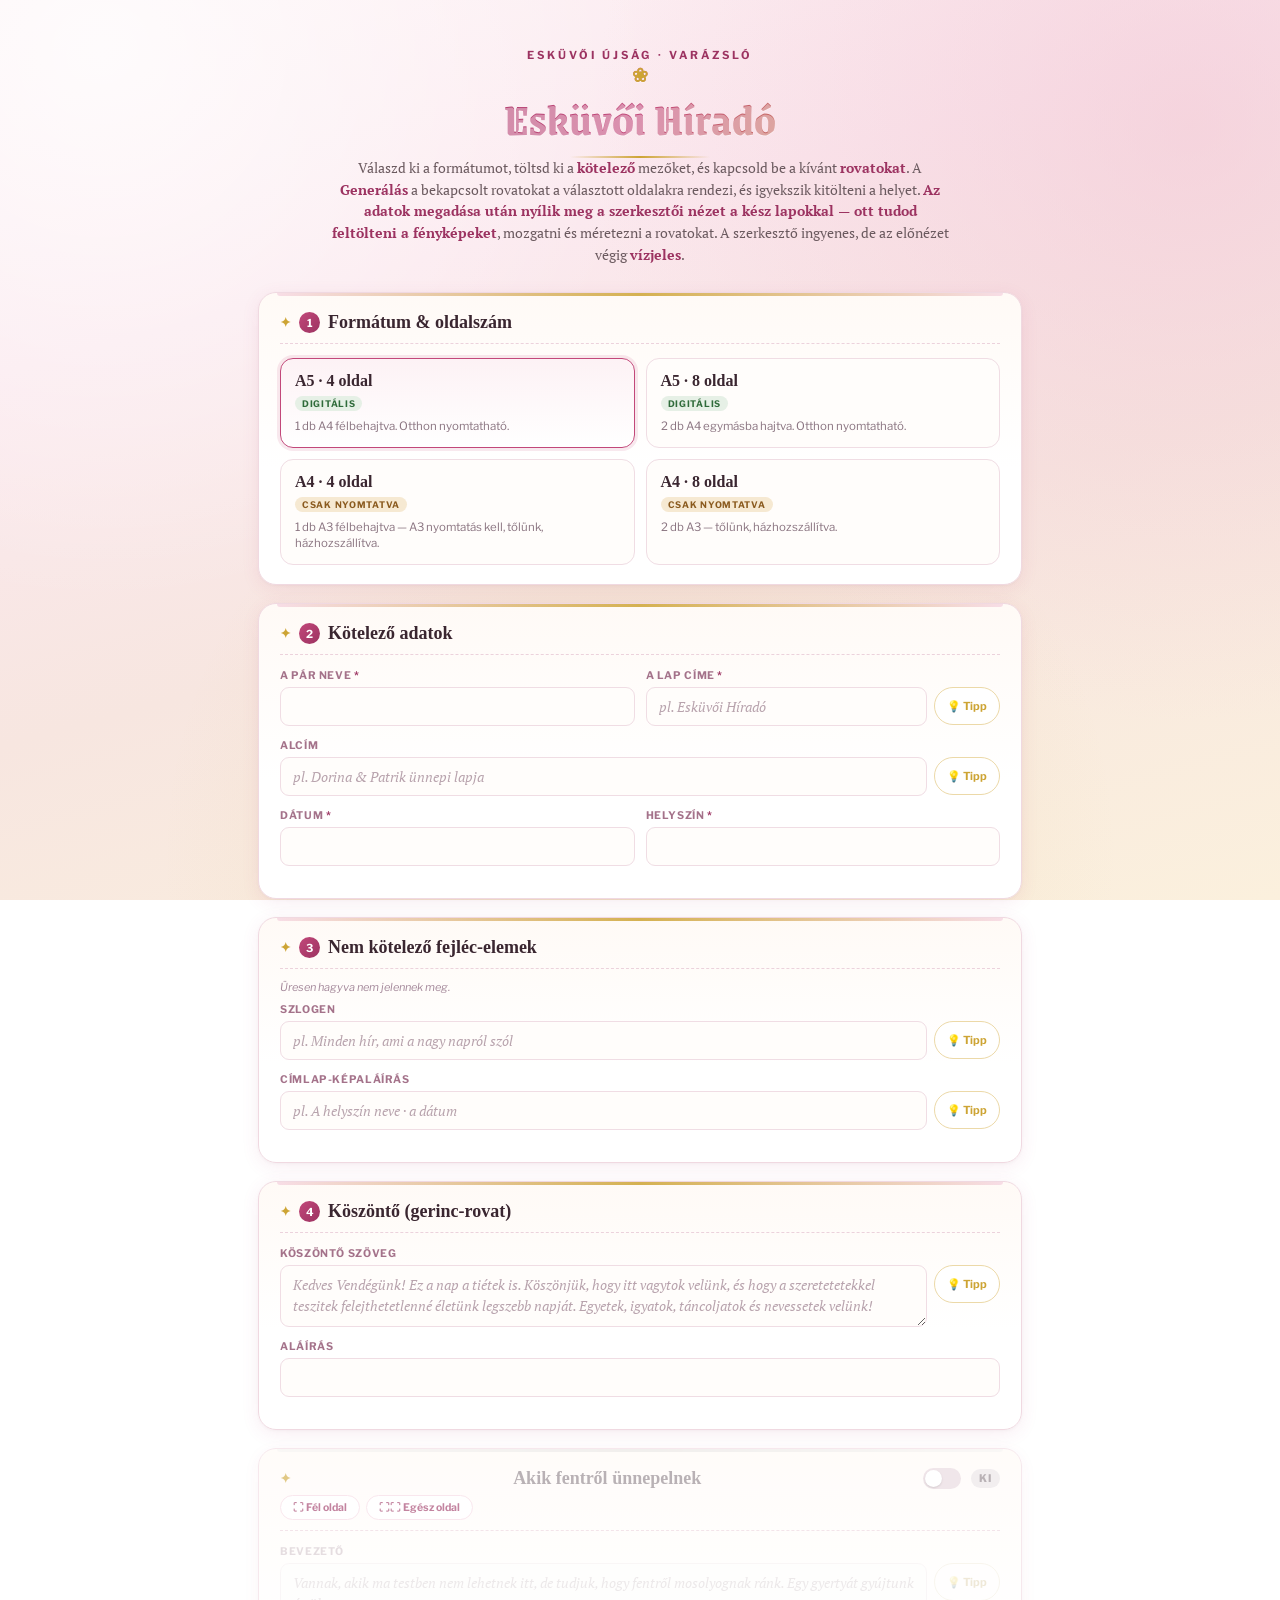
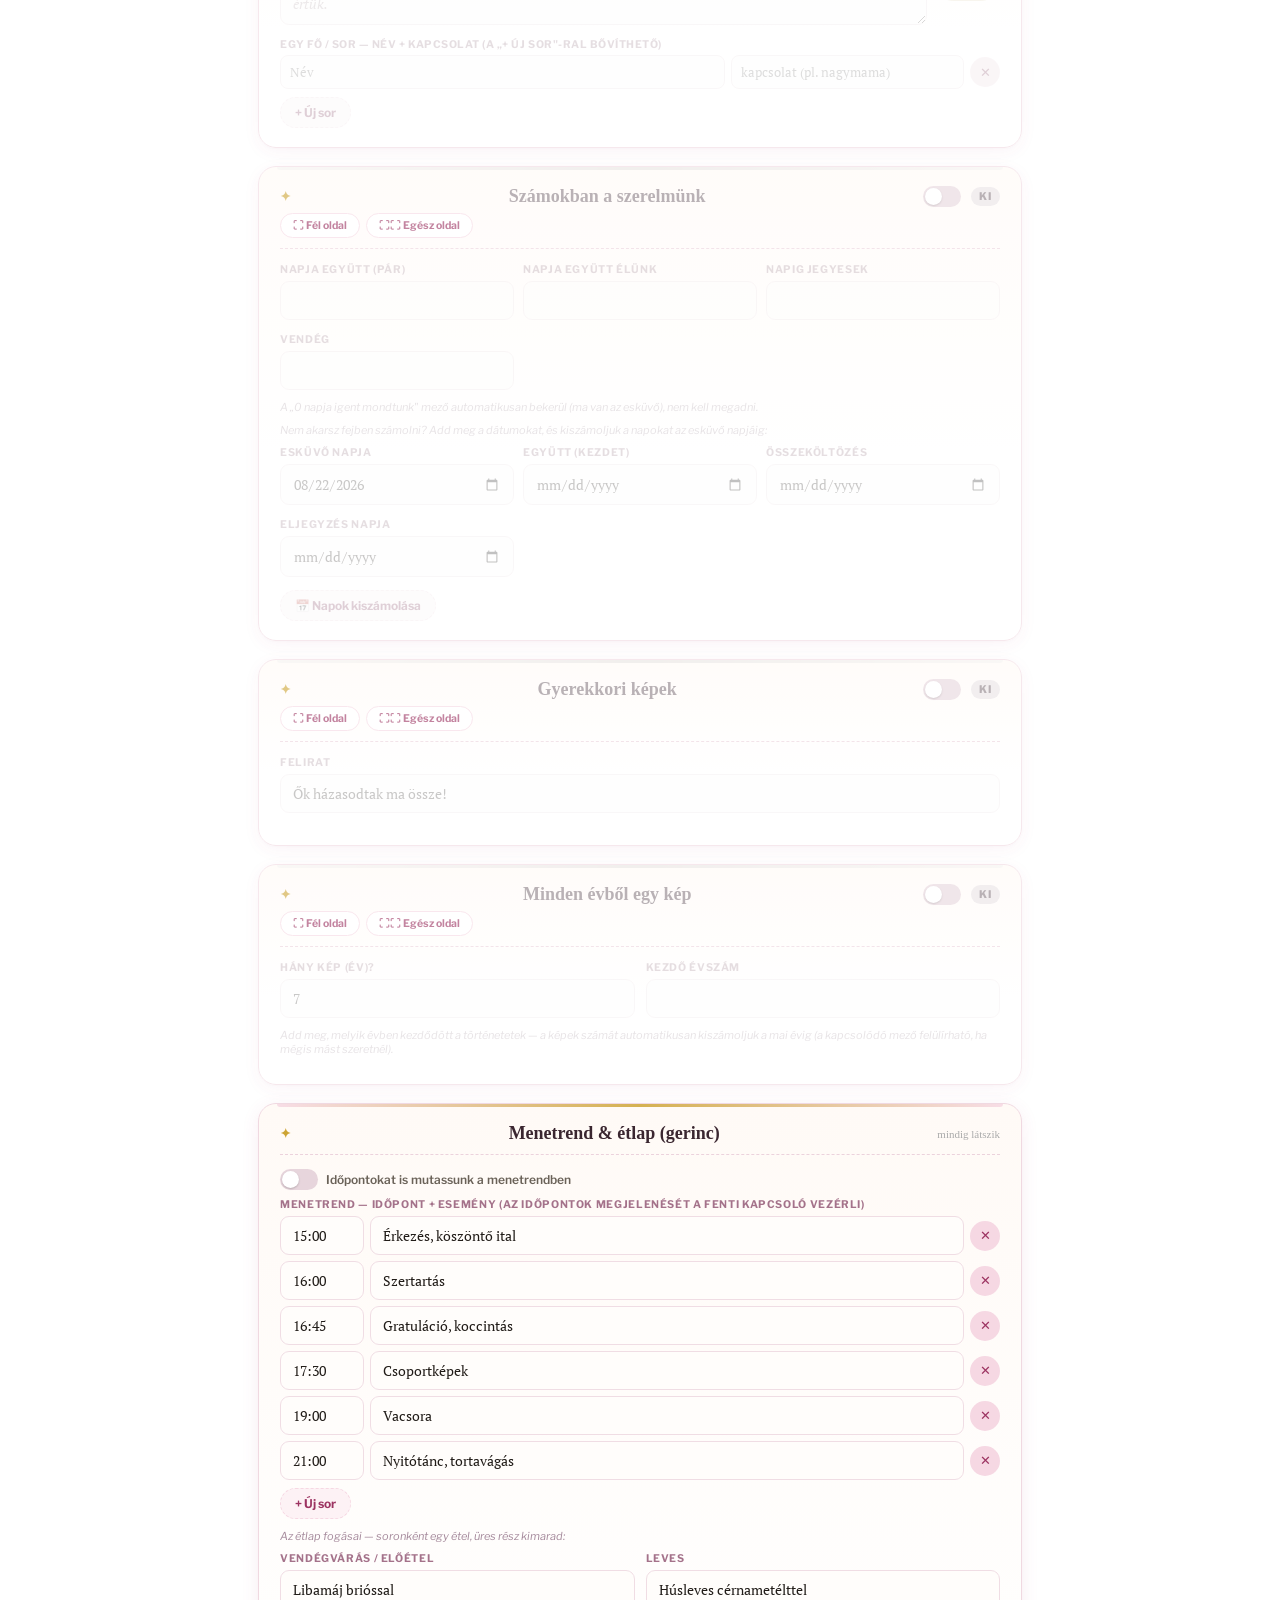
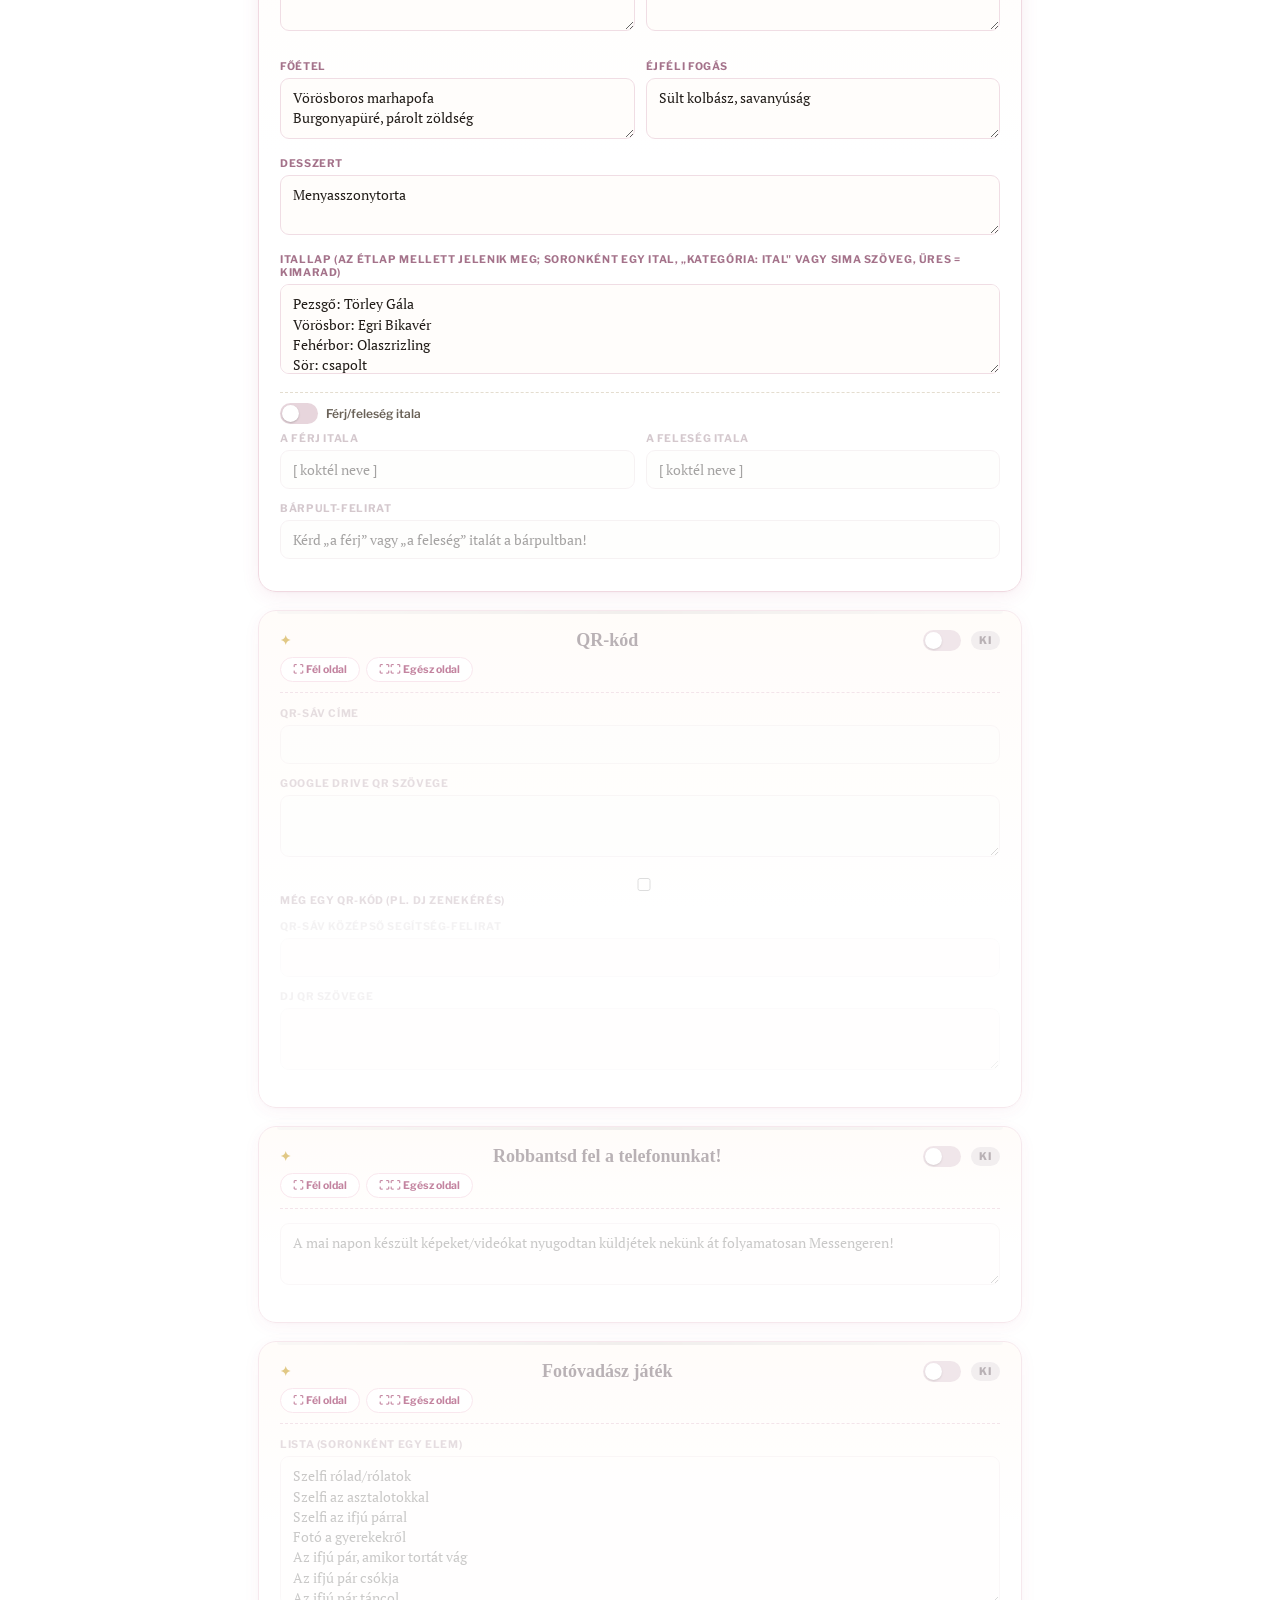
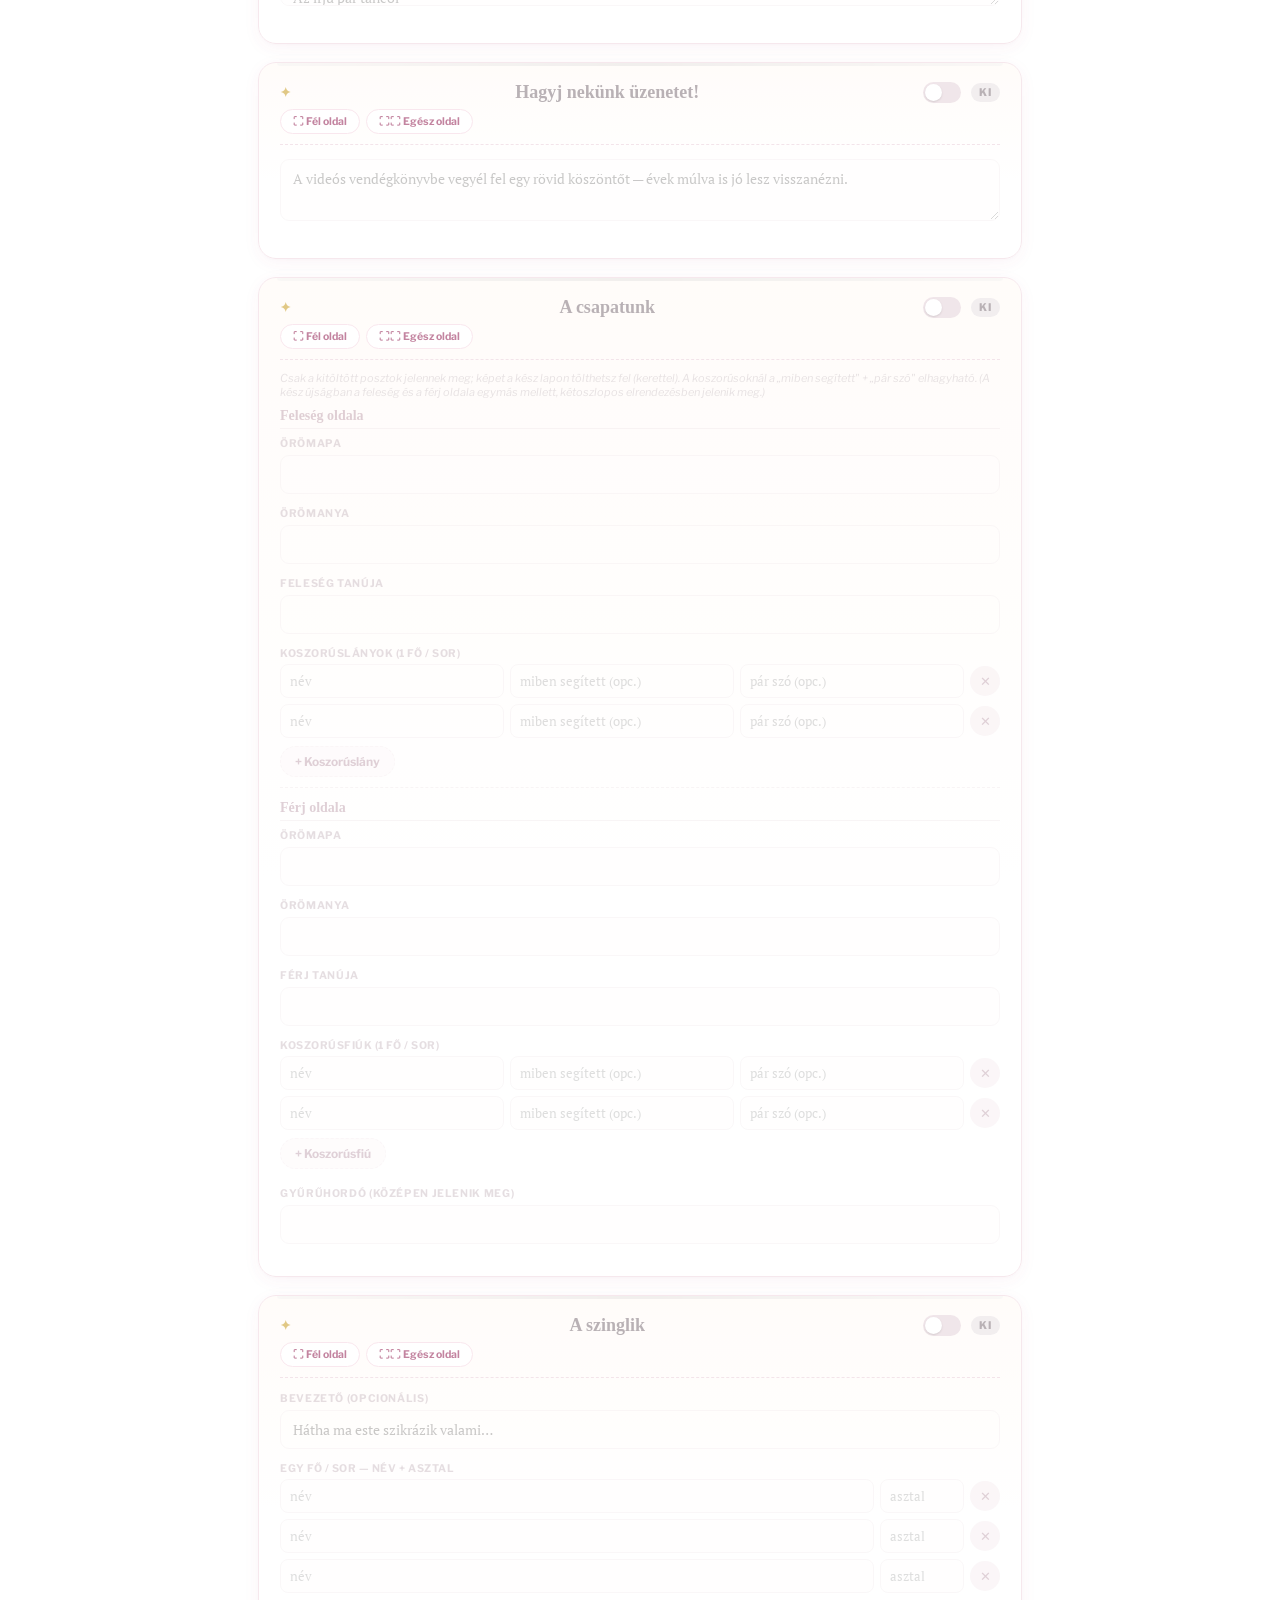
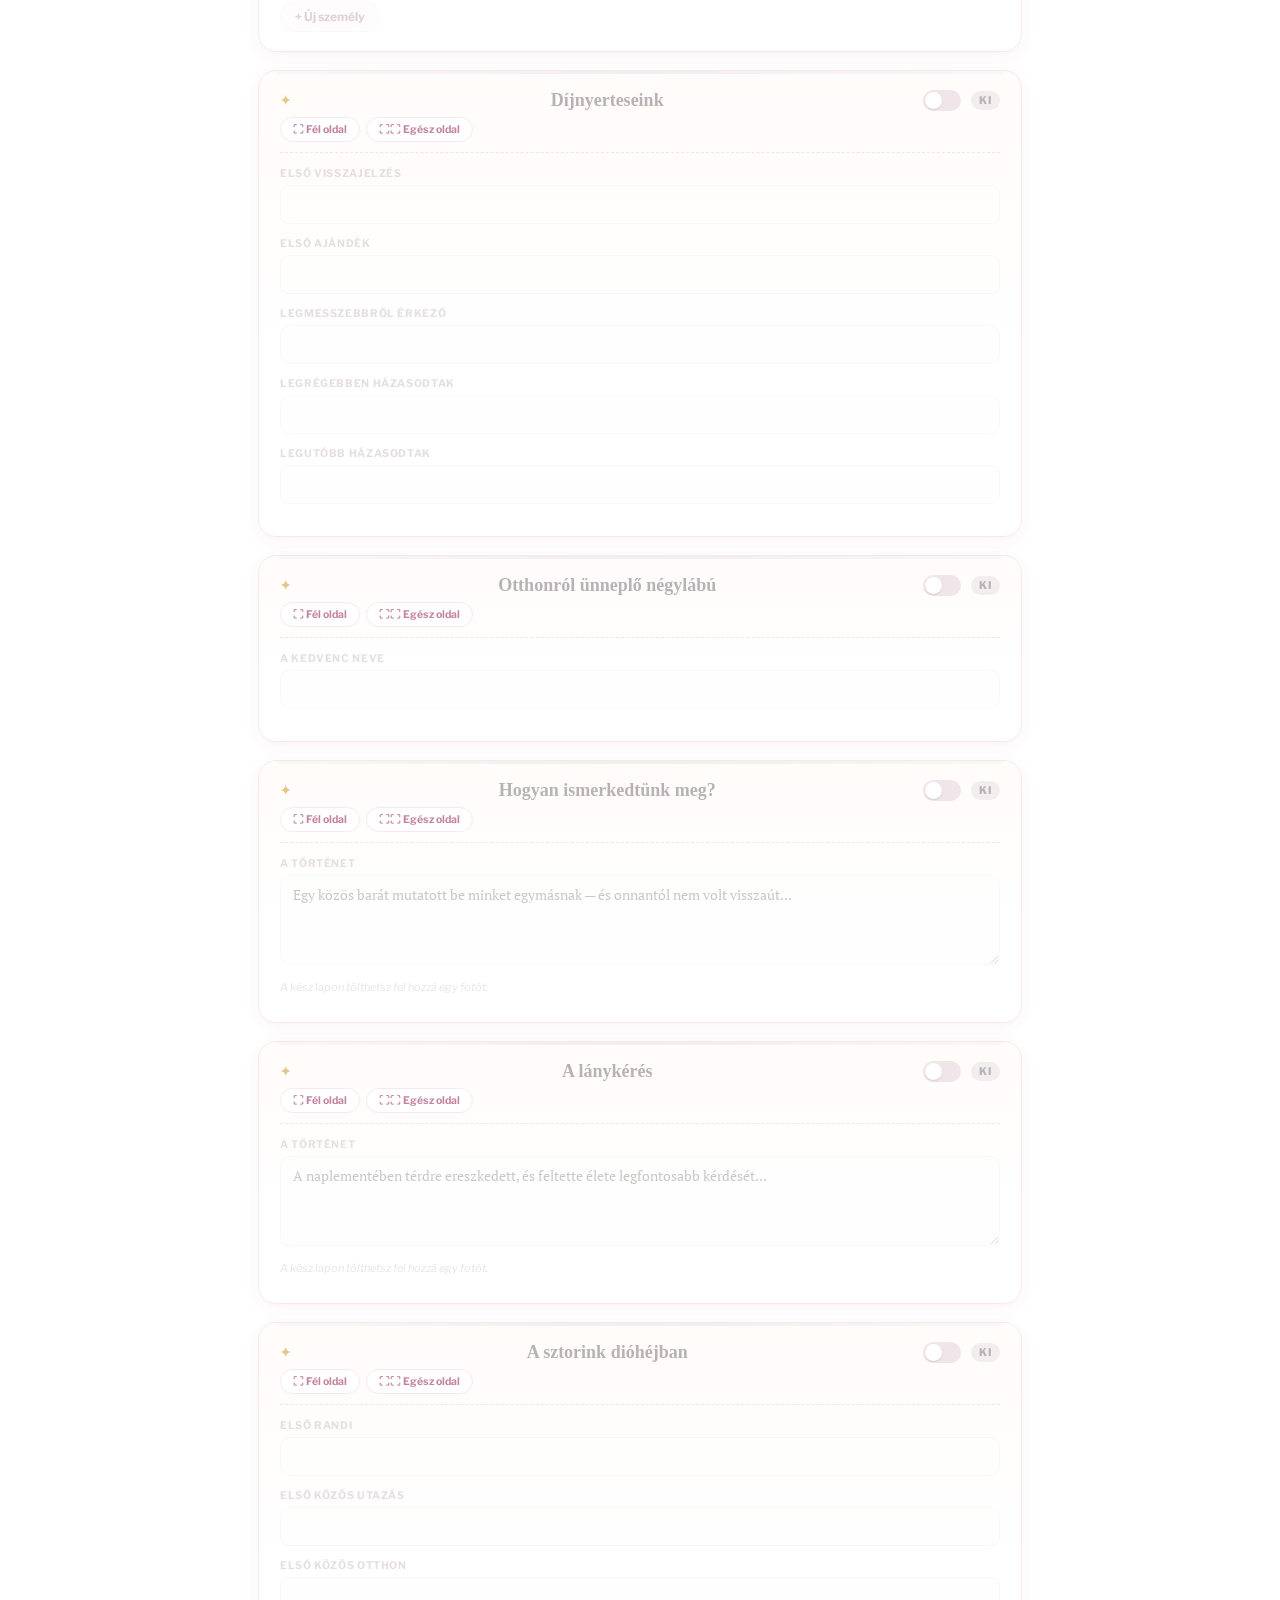
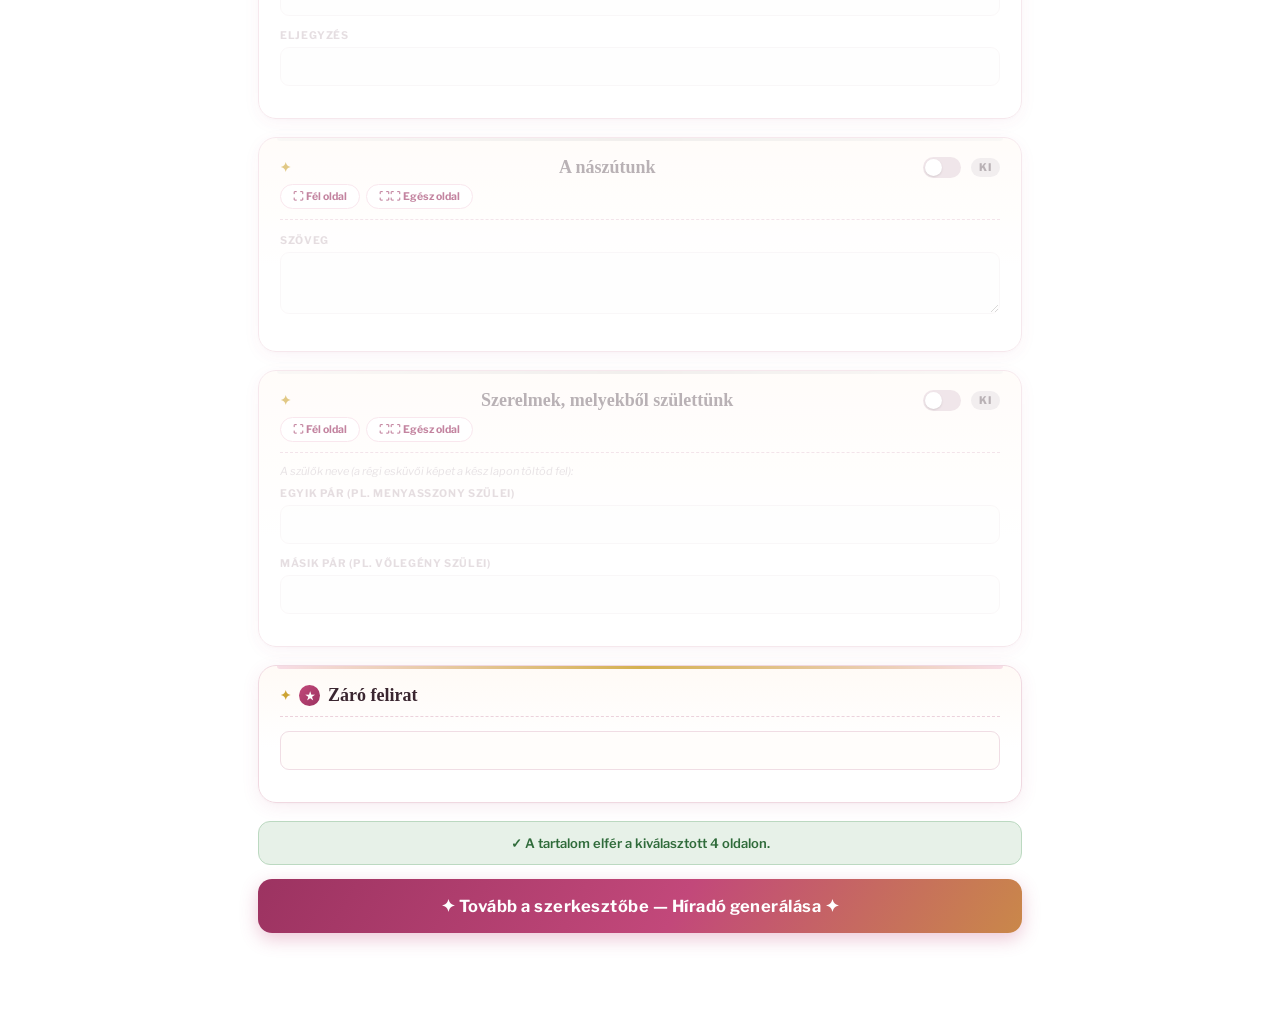
<file: eskuvoi-hirado-varazslo_16.html>
<!DOCTYPE html>
<html lang="hu">
<head>
<meta charset="UTF-8">
<meta name="viewport" content="width=device-width, initial-scale=1.0">
<title>Esküvői Híradó — Varázsló</title>
<style id="pgcss">@page{size:A4 landscape;margin:0;}</style>
<style>
@import url('https://fonts.googleapis.com/css2?family=Grenze+Gotisch:wght@400;600;700;800&family=Old+Standard+TT:ital,wght@0,400;0,700;1,400&family=PT+Serif:ital,wght@0,400;0,700;1,400;1,700&family=Libre+Franklin:wght@400;500;600;700;800&family=Cormorant+Garamond:ital,wght@0,400;0,600;1,400&family=EB+Garamond:ital,wght@0,400;0,600;1,400&family=Marcellus&family=Jost:wght@400;500;700&family=Dancing+Script:wght@400;600;700&display=swap');
:root{--paper:#fff;--ink:#111;--soft:#555;--claret:#6e2233;--wm-url:none;
  --wiz-rose:#c2487a;--wiz-rose-dark:#9c3361;--wiz-rose-pale:#f6d8e3;--wiz-gold:#cda434;--wiz-blush:#fdf2f5;--wiz-cream:#fffaf6;}
*{box-sizing:border-box;}
html,body{margin:0;padding:0;}
body{font-family:'PT Serif',Georgia,serif;color:#211c18;-webkit-font-smoothing:antialiased;
  background:
    radial-gradient(circle at 8% 6%,rgba(255,255,255,.75) 0,transparent 38%),
    radial-gradient(circle at 93% 14%,rgba(241,196,210,.55) 0,transparent 42%),
    radial-gradient(circle at 50% 95%,rgba(205,164,52,.13) 0,transparent 45%),
    linear-gradient(165deg,#fdf2f5 0%,#fbe8ee 30%,#f7e6e0 60%,#fbf0dd 100%);
  background-attachment:fixed;}

/* ===== WIZARD ===== */
.wiz{max-width:800px;margin:0 auto;padding:34px 18px 100px;}
.wiz-h{font-family:'Grenze Gotisch',serif;font-weight:700;font-size:46px;text-align:center;margin:0;line-height:1.05;position:relative;
  background:linear-gradient(120deg,var(--wiz-rose-dark),var(--wiz-rose) 50%,var(--wiz-gold) 100%);
  -webkit-background-clip:text;background-clip:text;-webkit-text-fill-color:transparent;color:var(--wiz-rose-dark);
  text-shadow:0 1px 0 rgba(255,255,255,.4);}
.wiz-h::before{content:'❀';display:block;font-size:19px;color:var(--wiz-gold);margin-bottom:8px;-webkit-text-fill-color:var(--wiz-gold);}
.wiz-h::after{content:'';display:block;width:140px;height:2px;margin:14px auto 0;background:linear-gradient(90deg,transparent,var(--wiz-gold),transparent);}
.wiz-sub{font-family:'Libre Franklin',sans-serif;text-align:center;font-size:11px;letter-spacing:.28em;text-transform:uppercase;color:var(--wiz-rose-dark);margin:14px 0 4px;font-weight:700;}
.wiz-note{text-align:center;font-size:13.5px;color:#6b5a5f;margin:0 auto 26px;max-width:620px;line-height:1.6;}
.wiz-note b{color:var(--wiz-rose-dark);}
.card{background:linear-gradient(180deg,var(--wiz-cream),#fff 60%);border:1px solid #f0d9e1;border-radius:18px;padding:19px 21px;margin-bottom:18px;box-shadow:0 4px 18px rgba(194,72,122,.09),0 1px 3px rgba(0,0,0,.03);position:relative;}
.card::before{content:'';position:absolute;top:0;left:18px;right:18px;height:3px;border-radius:0 0 4px 4px;background:linear-gradient(90deg,var(--wiz-rose-pale),var(--wiz-gold),var(--wiz-rose-pale));opacity:.85;}
.card h3{font-family:'Old Standard TT',serif;font-weight:700;font-size:18px;margin:0 0 14px;border-bottom:1.5px dashed #ecd2dc;padding-bottom:10px;display:flex;align-items:center;gap:8px;color:#3a2630;}
.card h3::before{content:'✦';color:var(--wiz-gold);font-size:13px;}
.card h3 .num{font-family:'Libre Franklin',sans-serif;font-size:11px;font-weight:700;background:linear-gradient(135deg,var(--wiz-rose),var(--wiz-rose-dark));color:#fff;border-radius:50%;width:21px;height:21px;display:inline-flex;align-items:center;justify-content:center;flex-shrink:0;}
.card.opt h3{justify-content:space-between;flex-wrap:wrap;gap:6px;}
.tgl{position:relative;}
.tgl-state{font-family:'Libre Franklin',sans-serif;font-size:10.5px;font-weight:800;letter-spacing:.08em;padding:3px 8px;border-radius:20px;background:#e9e3e5;color:#8a7e84;transition:.18s;margin-left:2px;}
.tgl input:checked ~ .tgl-state{background:linear-gradient(135deg,var(--wiz-rose),var(--wiz-rose-dark));color:#fff;}
.card.opt{transition:box-shadow .2s,border-color .2s,opacity .2s;}
.card.opt.card-off{opacity:.6;}
.card.opt.card-off::before{opacity:.25;filter:grayscale(1);}
.card.opt.card-off h3{color:#8a7e84;}
.card.opt.card-on{border-color:var(--wiz-rose);box-shadow:0 6px 22px rgba(194,72,122,.22),0 1px 3px rgba(0,0,0,.04);}
.card.opt.card-on::before{opacity:1;height:4px;}
.card.opt.card-on h3{color:var(--wiz-rose-dark);}
.card.opt.card-on::after{content:'AKTÍV ROVAT';position:absolute;top:-9px;left:18px;font-family:'Libre Franklin',sans-serif;font-size:9px;font-weight:800;letter-spacing:.12em;background:linear-gradient(135deg,var(--wiz-rose),var(--wiz-rose-dark));color:#fff;padding:3px 10px;border-radius:20px;box-shadow:0 2px 6px rgba(194,72,122,.35);}
.size-pref-grp{display:flex;gap:6px;flex:0 0 100%;}
.size-pref-btn{font-family:'Libre Franklin',sans-serif;font-size:10.5px;font-weight:700;border:1px solid var(--wiz-rose-pale);border-radius:20px;padding:5px 12px;background:#fff;color:var(--wiz-rose-dark);cursor:pointer;}
.size-pref-btn:hover{background:var(--wiz-blush);}
.size-pref-btn.on{background:linear-gradient(135deg,var(--wiz-rose),var(--wiz-rose-dark));color:#fff;border-color:var(--wiz-rose-dark);}
.fld{margin-bottom:13px;}
.fld label{display:block;font-family:'Libre Franklin',sans-serif;font-size:10.5px;font-weight:700;letter-spacing:.06em;color:#a4728a;margin-bottom:5px;text-transform:uppercase;}
.fld label .req{color:var(--wiz-rose-dark);}
.fld input,.fld textarea,.fld select{width:100%;font-family:'PT Serif',serif;font-size:14px;border:1.4px solid #f0dde4;border-radius:9px;padding:9px 12px;background:#fffdfb;color:#211c18;transition:.15s;}
.fld input:focus,.fld textarea:focus,.fld select:focus{outline:none;border-color:var(--wiz-rose);box-shadow:0 0 0 3px rgba(194,72,122,.13);}
.fld input.err{border-color:#c0392b;background:#fdecea;}
.fld input::placeholder,.fld textarea::placeholder{color:#b8a3ad;font-style:italic;opacity:1;}
.fld textarea{resize:vertical;min-height:62px;line-height:1.45;}
.fld-row{display:flex;gap:7px;align-items:flex-start;}
.fld-row input,.fld-row textarea{flex:1;}
.tipbtn{flex:0 0 auto;font-family:'Libre Franklin',sans-serif;font-size:11px;font-weight:700;white-space:nowrap;background:#fff;color:var(--wiz-gold);border:1.4px solid #ecd9a8;border-radius:20px;padding:0 12px;cursor:pointer;height:38px;}
.tipbtn:hover{background:#fbf3df;}
.tipbtn:active{transform:scale(.96);}
.tipbtn-ta{align-self:flex-start;margin-top:0;}
.grid2{display:grid;grid-template-columns:1fr 1fr;gap:11px;}
.grid3{display:grid;grid-template-columns:1fr 1fr 1fr;gap:9px;}
.grid4{display:grid;grid-template-columns:repeat(4,1fr);gap:9px;}
.subgrid{display:grid;grid-template-columns:1.2fr 1fr;gap:9px;}
.tinyhint{font-size:11px;color:#a4889a;margin:-3px 0 9px;font-family:'Libre Franklin',sans-serif;font-style:italic;}
@media(max-width:560px){.grid2,.grid3,.grid4,.subgrid{grid-template-columns:1fr;}}

/* toggle switch */
.tgl{display:inline-flex;align-items:center;gap:8px;font-family:'Libre Franklin',sans-serif;font-size:12px;font-weight:600;color:#6a6258;cursor:pointer;text-transform:none;letter-spacing:0;}
.tgl input{display:none;}
.tgl .sw{width:38px;height:21px;background:#e7d5dc;border-radius:11px;position:relative;transition:.18s;flex-shrink:0;}
.tgl .sw::after{content:"";position:absolute;top:2px;left:2px;width:17px;height:17px;border-radius:50%;background:#fff;transition:.18s;box-shadow:0 1px 2px rgba(0,0,0,.2);}
.tgl input:checked + .sw{background:linear-gradient(135deg,var(--wiz-rose),var(--wiz-gold));}
.tgl input:checked + .sw::after{left:19px;}
.opt-body{transition:.15s;}
.opt-body.off{opacity:.4;pointer-events:none;filter:grayscale(.4);}

/* format chooser */
.fmt-grid{display:grid;grid-template-columns:1fr 1fr;gap:11px;}
.fmt{border:1.5px solid #f0dde4;border-radius:13px;padding:13px 14px;cursor:pointer;background:#fffdfb;transition:.15s;}
.fmt:hover{border-color:var(--wiz-rose-pale);}
.fmt.sel{border-color:var(--wiz-rose);background:linear-gradient(180deg,var(--wiz-blush),#fff);box-shadow:0 0 0 3px rgba(194,72,122,.12);}
.fmt .ttl{font-family:'Old Standard TT',serif;font-weight:700;font-size:16px;color:#3a2630;}
.fmt .tag{display:inline-block;font-family:'Libre Franklin',sans-serif;font-size:9px;font-weight:700;letter-spacing:.08em;text-transform:uppercase;padding:2px 7px;border-radius:10px;margin-top:5px;}
.fmt .tag.dig{background:#e6f0e6;color:#2f6b3a;}
.fmt .tag.print{background:#f6e9d2;color:#8a5a1e;}
.fmt .desc{font-size:11.5px;color:#8a7480;margin-top:6px;font-family:'Libre Franklin',sans-serif;line-height:1.4;}

.gen-btn{display:block;width:100%;font-family:'Libre Franklin',sans-serif;font-weight:700;font-size:16.5px;background:linear-gradient(120deg,var(--wiz-rose-dark),var(--wiz-rose) 55%,var(--wiz-gold) 120%);color:#fff;border:none;border-radius:14px;padding:17px;cursor:pointer;margin-top:6px;letter-spacing:.03em;box-shadow:0 6px 18px rgba(194,72,122,.3);transition:transform .12s,box-shadow .12s;}
.gen-btn:hover{transform:translateY(-1px);box-shadow:0 9px 22px rgba(194,72,122,.4);}
.gen-btn:active{transform:translateY(0);}
.errbox{background:#fdecea;border:1px solid #e7a39a;color:#9a3327;border-radius:10px;padding:10px 13px;font-size:13px;margin-bottom:12px;display:none;font-family:'Libre Franklin',sans-serif;}

/* ===== PAPER SCREEN ===== */
.paper-screen{display:none;}
.toolbar{background:#2b2825;color:#f3efe9;display:flex;align-items:center;justify-content:space-between;gap:12px;padding:9px 16px;font-family:'Libre Franklin',sans-serif;font-size:12.5px;flex-wrap:wrap;}
.toolbar .hint{opacity:.8;font-size:11px;line-height:1.4;flex:1;min-width:170px;}
.toolbar .btns{display:flex;gap:8px;flex-shrink:0;flex-wrap:wrap;}
.toolbar button{font-family:'Libre Franklin',sans-serif;font-weight:700;font-size:12.5px;border:none;border-radius:3px;padding:9px 13px;cursor:pointer;white-space:nowrap;}
.toolbar .back{background:#5c5853;color:#fff;}.toolbar .mode{background:#8a8076;color:#fff;}.toolbar .print{background:#fff;color:#111;}
.toolbar .back:disabled{opacity:.4;cursor:not-allowed;}
.toolbar .done-btn{background:linear-gradient(135deg,#3a8f52,#2c6e3f);color:#fff;}
.toolbar .done-btn:hover{background:linear-gradient(135deg,#449b5d,#347f48);}
.toolbar button:hover{filter:brightness(1.08);}
.warnbar{background:#7a3b12;color:#ffe;display:none;padding:8px 16px;font-family:'Libre Franklin',sans-serif;font-size:12px;text-align:center;}

.stage{padding:26px 16px 60px;display:flex;flex-direction:column;align-items:center;gap:22px;background:#5c5853;}
.page{background:var(--paper);position:relative;overflow:hidden;box-shadow:0 6px 26px rgba(0,0,0,.4);display:flex;flex-direction:column;}
.size-a5 .page{width:148mm;height:210mm;padding:9mm 10mm 12mm;}
.size-a4 .page{width:210mm;height:297mm;padding:12mm 12mm 16mm;}
.pbody{flex:1;display:flex;flex-direction:column;min-height:0;}
.folio{display:flex;justify-content:space-between;font-family:'Libre Franklin',sans-serif;font-size:7px;letter-spacing:.16em;text-transform:uppercase;color:var(--soft);border-top:.6px solid var(--ink);padding-top:3px;margin-top:4px;}
.size-a4 .folio{font-size:8px;}
.wm{position:absolute;inset:0;z-index:30;pointer-events:none;background-image:var(--wm-url);background-repeat:repeat;}

.a4sheet{display:flex;background:#fff;box-shadow:0 6px 26px rgba(0,0,0,.4);}
.size-a5 .a4sheet{width:297mm;height:210mm;}
.size-a4 .a4sheet{width:420mm;height:297mm;}
.size-a5.print-mode .page{box-shadow:none;width:148.5mm;}
.size-a4.print-mode .page{box-shadow:none;width:210mm;}

/* offscreen measurer */
.measurer{position:absolute;left:-9999px;top:0;visibility:hidden;}

/* ===== editorial bits ===== */
.rule-ox{border:0;border-top:3px solid var(--ink);position:relative;margin:4px 0;}
.rule-ox::after{content:"";position:absolute;left:0;right:0;top:3px;border-top:1px solid var(--ink);}
.rule-thin{border:0;border-top:1px solid var(--ink);margin:4px 0;}
.rule-hair{border:0;border-top:.6px solid var(--ink);margin:4px 0;}
.blk{margin-bottom:0;}
.ears{display:flex;justify-content:space-between;align-items:flex-end;font-family:'Libre Franklin',sans-serif;font-size:6.5px;letter-spacing:.12em;text-transform:uppercase;line-height:1.4;}
.size-a4 .ears{font-size:8px;}
.ears .slogan{border:.8px solid var(--ink);padding:3px 7px;text-align:center;font-size:6px;max-width:42mm;}
.size-a4 .ears .slogan{font-size:8px;max-width:60mm;}
.nameplate{font-family:'Grenze Gotisch',serif;font-weight:700;text-align:center;font-size:46px;line-height:.92;margin:2px 0 0;}
.size-a4 .nameplate{font-size:66px;}
.subname{font-family:'Libre Franklin',sans-serif;text-align:center;font-size:7px;letter-spacing:.3em;text-transform:uppercase;margin:2px 0 0;}
.size-a4 .subname{font-size:10px;}
.dateline-strip{display:flex;justify-content:space-between;font-family:'Libre Franklin',sans-serif;font-size:7px;letter-spacing:.1em;text-transform:uppercase;margin-top:2px;}
.size-a4 .dateline-strip{font-size:9px;}
.kicker{font-family:'Libre Franklin',sans-serif;font-weight:700;font-size:8px;letter-spacing:.26em;text-transform:uppercase;text-align:center;border-bottom:1px solid var(--ink);padding-bottom:3px;margin:0 0 5px;}
.size-a4 .kicker{font-size:10px;}
.lead-head{font-family:'Old Standard TT',serif;font-weight:700;text-align:center;line-height:1.0;margin:5px 0 2px;}
.bp{margin:0 0 6px;font-size:9.4px;line-height:1.5;text-align:justify;}
.size-a4 .bp{font-size:12px;}
.ico{display:inline-block;width:14px;height:14px;vertical-align:-2px;color:var(--ink);}
.ico svg,svg.ico{width:100%;height:100%;display:block;}
.sprite{position:absolute;width:0;height:0;overflow:hidden;}
.sprite symbol path,.sprite symbol circle,.sprite symbol rect{fill:none;stroke:currentColor;stroke-width:1.7;stroke-linecap:round;stroke-linejoin:round;}

.photo{border:1px solid var(--ink);background:linear-gradient(135deg,#cfe0e8,#e8d8cf 45%,#dfe7d2 78%,#e7d2dd);}
.imgbox{position:relative;overflow:hidden;}
.imgbox-img{position:absolute;left:0;top:0;transform-origin:0 0;user-select:none;-webkit-user-drag:none;max-width:none;pointer-events:none;}
.imgbox-ph{position:absolute;inset:0;display:flex;flex-direction:column;align-items:center;justify-content:center;gap:3px;cursor:pointer;color:#3a4a52;z-index:2;}
.imgbox-ph .plus{font-family:'Libre Franklin',sans-serif;font-size:14px;font-weight:700;border:1.4px solid currentColor;border-radius:50%;width:17px;height:17px;display:flex;align-items:center;justify-content:center;}
.imgbox-ph .lbl{font-family:'Libre Franklin',sans-serif;font-size:6.5px;font-weight:600;letter-spacing:.08em;text-transform:uppercase;text-align:center;padding:0 3px;}
.imgbox.has-img .imgbox-ph{display:none;}
.imgbox-file{display:none;}
.imgbox-ctr{position:absolute;left:3px;bottom:3px;display:none;gap:3px;z-index:40;}
.imgbox.has-img .imgbox-ctr{display:flex;}
.imgbox-ctr button{width:16px;height:16px;border:none;border-radius:3px;background:rgba(20,20,20,.72);color:#fff;font-size:12px;cursor:pointer;display:flex;align-items:center;justify-content:center;}
.caption{font-family:'Libre Franklin',sans-serif;font-size:7px;letter-spacing:.04em;color:var(--soft);margin-top:3px;border-bottom:.6px solid var(--ink);padding-bottom:4px;}
.size-a4 .caption{font-size:9px;}
.seal-stamp{position:absolute;width:34mm;height:auto;filter:drop-shadow(0 2px 3px rgba(0,0,0,.28));transform:rotate(-7deg);z-index:8;pointer-events:none;}
.size-a4 .seal-stamp{width:46mm;}
.hero{flex:1;min-height:60mm;}
.candle{text-align:center;font-size:13px;margin:4px 0 1px;}
.mem-intro{text-align:center;font-style:italic;font-size:9px;line-height:1.4;margin:2px auto 6px;max-width:92%;}
.size-a4 .mem-intro{font-size:11px;}
.mem-grid{display:flex;flex-wrap:wrap;justify-content:center;align-items:flex-start;gap:4mm 5mm;}
.mem-item{text-align:center;width:30%;max-width:46mm;}
.mem-item .imgbox{margin:0 auto;}
.mem-frame{height:20mm;}
.size-a4 .mem-frame{height:30mm;}
.mem-name{font-family:'Old Standard TT',serif;font-weight:700;font-size:9px;margin-top:2px;line-height:1.1;}
.mem-rel{font-family:'Libre Franklin',sans-serif;font-size:6px;letter-spacing:.08em;text-transform:uppercase;color:var(--soft);}
.stats{display:flex;justify-content:space-between;text-align:center;margin:7px 0;gap:4px;}
.stat{flex:1;border-right:.6px solid var(--ink);padding:0 3px;}
.stat:last-child{border-right:none;}
.stat .num{font-family:'Old Standard TT',serif;font-weight:700;font-size:25px;line-height:1;}
.size-a4 .stat .num{font-size:34px;}
.stat .lbl{font-family:'Libre Franklin',sans-serif;font-size:6.5px;letter-spacing:.06em;text-transform:uppercase;margin-top:3px;line-height:1.25;}
.size-a4 .stat .lbl{font-size:8.5px;}
.duo{display:flex;gap:5mm;}
.duo .photo{flex:1;height:31mm;}
.size-a4 .duo .photo{height:46mm;}
.duo-cap{font-family:'Old Standard TT',serif;font-weight:700;font-style:italic;text-align:center;font-size:13px;margin:4px 0 0;}
.size-a4 .duo-cap{font-size:17px;}
.yeargrid{display:grid;gap:4mm;}
.yeargrid .cell .photo{height:19mm;}
.size-a4 .yeargrid .cell .photo{height:30mm;}
.yeargrid .yr{font-family:'Libre Franklin',sans-serif;font-weight:700;font-size:7px;letter-spacing:.1em;text-align:center;margin-top:2px;}
.size-a4 .yeargrid .yr{font-size:9px;}
.col-head{font-family:'Old Standard TT',serif;font-weight:700;font-size:13px;text-align:center;border-bottom:1px solid var(--ink);padding-bottom:3px;margin:0 0 5px;display:flex;align-items:center;justify-content:center;gap:5px;}
.size-a4 .col-head{font-size:16px;}
.flow{position:relative;padding-left:15px;}
.flow::before{content:"";position:absolute;left:5px;top:5px;bottom:5px;width:1.5px;background:var(--ink);}
.flow .step{position:relative;margin-bottom:5.5px;font-family:'PT Serif',serif;font-size:9.2px;line-height:1.25;display:flex;align-items:center;gap:5px;}
.size-a4 .flow .step{font-size:11.5px;margin-bottom:8px;}
.flow .step::before{content:"";position:absolute;left:-13px;top:5px;width:6px;height:6px;border-radius:50%;background:var(--ink);}
.flow .step b{font-family:'Old Standard TT',serif;}
.flow .ico{width:13px;height:13px;flex-shrink:0;}
.menu .row{display:flex;justify-content:space-between;gap:6px;border-bottom:.5px dotted #999;padding:3px 0;}
.menu .row:last-child{border:none;}
.menu .course{font-family:'Libre Franklin',sans-serif;font-weight:700;font-size:6.5px;letter-spacing:.08em;text-transform:uppercase;white-space:nowrap;}
.size-a4 .menu .course{font-size:8.5px;}
.menu .dish{font-style:italic;font-size:8.5px;text-align:right;}
.size-a4 .menu .dish{font-size:11px;}
.hers-his{display:flex;gap:4mm;margin-top:5px;}
.hh{flex:1;border:1px solid var(--ink);padding:5px;text-align:center;}
.hh .t{font-family:'Libre Franklin',sans-serif;font-weight:700;font-size:6.5px;letter-spacing:.08em;text-transform:uppercase;color:var(--soft);display:flex;align-items:center;justify-content:center;gap:3px;}
.hh .n{font-family:'Old Standard TT',serif;font-weight:700;font-style:italic;font-size:11px;margin-top:2px;}
.bar-note{text-align:center;font-style:italic;font-size:8.5px;margin-top:4px;}
.qr-band{border:1.5px solid var(--ink);padding:7px 9px;}
.qr-band-h{font-family:'Old Standard TT',serif;font-weight:700;font-size:13px;text-align:center;margin:0 0 6px;display:flex;align-items:center;justify-content:center;gap:6px;}
.qr-row{display:flex;align-items:stretch;gap:6px;}
.qr-row-1{justify-content:center;}
.qr-row-1 .qr-cell{flex:0 1 55%;max-width:55%;}
.qr-cell{flex:1;text-align:center;display:flex;flex-direction:column;}
.qrbox{width:27mm;height:27mm;margin:0 auto;border:1px solid var(--ink);background:#fff;}
.size-a4 .qrbox{width:36mm;height:36mm;}
.qr-cap{font-family:'PT Serif',serif;font-size:7.4px;line-height:1.3;text-align:left;margin-top:5px;}
.size-a4 .qr-cap{font-size:9.5px;}
.qr-mid{flex:0 0 27mm;display:flex;align-items:center;text-align:center;font-family:'Old Standard TT',serif;font-style:italic;font-size:8.6px;line-height:1.3;padding:0 4px;border-left:.6px solid var(--ink);border-right:.6px solid var(--ink);}
.rovat-h{font-family:'Old Standard TT',serif;font-weight:700;font-size:12px;border-bottom:1px solid var(--ink);padding-bottom:2px;margin:0 0 4px;display:flex;align-items:center;gap:5px;}
.size-a4 .rovat-h{font-size:15px;}
.act-cols{display:flex;gap:6mm;}
.act-cols > div{flex:1;}
.rovat p{font-size:8.4px;text-align:left;line-height:1.4;margin:0;}
.size-a4 .rovat p{font-size:11px;}
.hunt-intro{font-size:8.4px;font-style:italic;margin:0 0 4px;text-align:left;}
.hunt-list{list-style:none;padding:0;margin:0;}
.hunt-list li{display:flex;align-items:center;gap:5px;font-family:'PT Serif',serif;font-size:8.4px;line-height:1.2;padding:1.6px 0;}
.size-a4 .hunt-list li{font-size:11px;padding:3px 0;}
.cbx{flex-shrink:0;width:8px;height:8px;border:1px solid var(--ink);}
.hunt-list .ico{flex-shrink:0;width:14px;height:14px;}
.closer{display:flex;align-items:center;justify-content:center;gap:6px;font-family:'Old Standard TT',serif;font-style:italic;font-size:10px;border-top:1px solid var(--ink);padding-top:6px;}
.size-a4 .closer{font-size:13px;}
.duo-row{display:flex;gap:6mm;align-items:flex-start;}
.duo-row>.blk{flex:1 1 0;min-width:0;}
.filler-quote{text-align:center;font-family:'Old Standard TT',serif;font-style:italic;font-size:13px;line-height:1.35;color:var(--claret);padding:8px 6px;border-top:1px solid var(--claret);border-bottom:1px solid var(--claret);}
.filler-blk{text-align:center;}
.quote-btn{margin-top:6px;font-family:'Libre Franklin',sans-serif;font-size:10px;font-weight:700;background:#efe7d8;color:#6e2233;border:1px solid #d8c8ad;border-radius:6px;padding:4px 10px;cursor:pointer;}
.quote-btn:hover{background:#e7dcc7;}
.size-a4 .filler-quote{font-size:18px;}
.filler-orn{text-align:center;font-size:15px;color:var(--ink);letter-spacing:.4em;}
.spread{justify-content:space-between;}
.pbody.lonely{justify-content:center;align-items:stretch;}
.pbody.lonely>.blk{zoom:1.4;}
.size-a4 .pbody.lonely>.blk{zoom:1.25;}
/* image frames */
.imgbox-clip{position:absolute;inset:0;overflow:hidden;}
.imgbox.fr-round .imgbox-clip{border-radius:14px;}
.imgbox.fr-circle .imgbox-clip{clip-path:circle(50%);}
.imgbox.fr-heart .imgbox-clip{clip-path:url(#heartClip);}
/* topbar + format bar + style packs */
.topbar{position:sticky;top:0;z-index:60;}
.packsel{font-family:'Libre Franklin',sans-serif;font-size:12px;border-radius:3px;border:none;padding:8px 9px;background:#fff;color:#111;cursor:pointer;font-weight:700;}
.fmtbar{background:#3a3631;color:#f3efe9;display:none;align-items:center;gap:6px;padding:6px 14px;font-family:'Libre Franklin',sans-serif;flex-wrap:wrap;}
.fmtbar.show{display:flex;}
.fmtbar button{background:#5c5853;color:#fff;border:none;border-radius:4px;min-width:30px;height:28px;cursor:pointer;font-size:14px;font-family:Georgia,serif;padding:0 6px;}
.fmtbar button:hover{background:#74706a;}
.fmtbar .sep{width:1px;height:20px;background:#6a655f;margin:0 4px;}
.fmtbar label{font-size:11px;opacity:.75;}
.fmtbar select{font-family:'Libre Franklin',sans-serif;font-size:12px;border-radius:4px;border:none;padding:6px 8px;background:#fff;color:#111;cursor:pointer;}
.pack-romantic .nameplate{font-family:'Marcellus',serif;letter-spacing:.02em;}
.pack-romantic .lead-head,.pack-romantic .col-head,.pack-romantic .qr-band-h,.pack-romantic .rovat-h,.pack-romantic .duo-cap,.pack-romantic .closer,.pack-romantic .filler-quote,.pack-romantic .mem-name,.pack-romantic .stat .num,.pack-romantic .hh .n{font-family:'Cormorant Garamond',serif;}
.pack-romantic .bp,.pack-romantic p,.pack-romantic .hunt-list li,.pack-romantic .flow .step,.pack-romantic .menu .dish,.pack-romantic .qr-cap,.pack-romantic .mem-intro,.pack-romantic .qr-mid{font-family:'EB Garamond',serif;}
.pack-modern .nameplate{font-family:'Jost',sans-serif;font-weight:700;letter-spacing:.06em;}
.pack-modern .lead-head,.pack-modern .col-head,.pack-modern .qr-band-h,.pack-modern .rovat-h,.pack-modern .duo-cap,.pack-modern .closer,.pack-modern .stat .num,.pack-modern .hh .n,.pack-modern .filler-quote{font-family:'Jost',sans-serif;}
.pack-modern .bp,.pack-modern p,.pack-modern .hunt-list li,.pack-modern .flow .step,.pack-modern .menu .dish,.pack-modern .qr-cap,.pack-modern .mem-intro,.pack-modern .qr-mid{font-family:'Libre Franklin',sans-serif;}
.imgbox.bw .imgbox-img{filter:grayscale(1) contrast(1.05);}
.req-cell .photo{outline:2px solid var(--claret);outline-offset:-2px;}
.reqbadge{color:var(--claret);font-weight:700;}
.t-time{color:var(--claret);font-family:'Libre Franklin',sans-serif;font-size:.82em;margin-right:4px;letter-spacing:.02em;}
.tm-grid{display:flex;flex-wrap:wrap;justify-content:center;gap:4mm;}
.tm-grid>.tm-card{flex:0 0 calc(25% - 3mm);max-width:calc(25% - 3mm);}
.tm-grid-2{display:grid;grid-template-columns:repeat(2,1fr);}
.tm-grid-2>.tm-card{flex:none;max-width:none;}
.tm-card{text-align:center;}
.tm-card .photo{height:22mm;}
.size-a4 .tm-card .photo{height:32mm;}
.tm-role{font-family:'Libre Franklin',sans-serif;font-size:6.5px;letter-spacing:.08em;text-transform:uppercase;color:var(--claret);font-weight:700;margin-top:3px;}
.size-a4 .tm-role{font-size:8.5px;}
.tm-name{font-family:'Old Standard TT',serif;font-weight:700;font-size:9px;line-height:1.1;}
.size-a4 .tm-name{font-size:12px;}
.tm-desc{font-size:6.5px;color:var(--soft);font-style:italic;line-height:1.2;margin-top:1px;}
.size-a4 .tm-desc{font-size:8.5px;}
.rep{display:flex;flex-direction:column;gap:6px;margin-bottom:8px;}
.rep-row{display:flex;gap:6px;align-items:center;}
.r-in{flex:1;font-family:'PT Serif',serif;font-size:13px;border:1.4px solid #f0dde4;border-radius:8px;padding:7px 9px;background:#fffdfb;color:#211c18;min-width:0;}
.r-in:focus{outline:none;border-color:var(--claret);}
.r-time{flex:0 0 84px;}
.r-wide{flex:2;}
.rep-del{flex:0 0 auto;background:var(--wiz-rose-pale);border:none;border-radius:50%;width:30px;height:30px;cursor:pointer;color:var(--wiz-rose-dark);font-size:13px;}
.rep-del:hover{background:#eec2d4;}
.addrow{font-family:'Libre Franklin',sans-serif;font-weight:700;font-size:12px;background:var(--wiz-blush);color:var(--wiz-rose-dark);border:1.4px dashed var(--wiz-rose-pale);border-radius:20px;padding:7px 14px;cursor:pointer;}
.addrow:hover{background:#f6dbe6;}
.side-h{font-family:'Old Standard TT',serif;font-weight:700;font-size:14px;border-bottom:1px solid #ecd2dc;padding-bottom:4px;margin:0 0 8px;color:var(--wiz-rose-dark);}
.minlbl{display:block;font-family:'Libre Franklin',sans-serif;font-size:10.5px;font-weight:700;letter-spacing:.05em;color:#a4728a;margin:6px 0 4px;text-transform:uppercase;}
.team-stack>div{margin-bottom:12px;padding-bottom:10px;border-bottom:1px dashed #ecd2dc;}
.team-stack>div:last-child{border-bottom:none;margin-bottom:0;}
.years-half{display:flex;flex-direction:column;justify-content:center;flex:1;}
.size-a5 .years-half{min-height:84mm;}
.size-a4 .years-half{min-height:122mm;}
.year-row{display:grid;gap:4mm;margin:3mm 0;}
.year-row .cell .photo{height:19mm;}
.size-a4 .year-row .cell .photo{height:30mm;}
.year-row .yr{font-family:'Libre Franklin',sans-serif;font-weight:700;font-size:7px;letter-spacing:.1em;text-align:center;margin-top:2px;}
.size-a4 .year-row .yr{font-size:9px;}
.year-feature{text-align:center;margin:2mm 0;}
.year-big{display:inline-block;width:48mm;vertical-align:top;}
.size-a4 .year-big{width:70mm;}
.year-big .photo,.year-big .imgbox-clip{height:34mm;}
.size-a4 .year-big .photo,.size-a4 .year-big .imgbox-clip{height:50mm;}
.year-big .photo{border-width:1.6px;}
.year-big-lbl{font-weight:700;font-size:10px;margin-top:1mm;}
.size-a4 .year-big-lbl{font-size:13px;}
.fitbar{font-family:'Libre Franklin',sans-serif;font-size:13px;font-weight:600;border-radius:12px;padding:12px 15px;margin-bottom:14px;text-align:center;line-height:1.4;}
.fitbar.ok{background:#e7f1e8;color:#2f6b3a;border:1px solid #bcd9c1;}
.fitbar.warn{background:#fbf0db;color:#8a5a1e;border:1px solid #e7c98d;}
.fitbar.bad{background:#fdeceb;color:#9a3327;border:1px solid #e8a49b;}
.team-page{display:flex;flex-direction:column;}
.team-split{display:flex;flex:1;}
.team-col{flex:1;padding:0 4mm;}
.team-col:first-child{border-right:1.2px solid var(--ink);}
.side-h-paper{font-family:'Old Standard TT',serif;font-weight:700;font-size:13px;text-align:center;border-bottom:1px solid var(--ink);padding-bottom:3px;margin:0 0 6px;}
.size-a4 .side-h-paper{font-size:17px;}
.tm-help{font-family:'Libre Franklin',sans-serif;font-size:6px;letter-spacing:.05em;text-transform:uppercase;color:var(--ink);margin-top:1px;line-height:1.15;}
.size-a4 .tm-help{font-size:8px;}
.gyuru-wrap{text-align:center;}
.editable{outline:none;}

@media print{
  body{background:#fff;}
  .wiz,.topbar{display:none;}
  .stage{padding:0;gap:0;background:#fff;}
  .a4sheet{box-shadow:none;page-break-after:always;}
  .a4sheet:last-child{page-break-after:auto;}
  .page{box-shadow:none;}
  .imgbox-ctr{display:none!important;}
  .quote-btn{display:none!important;}
  .rsz{display:none!important;}
  .imgbox.sel{outline:none!important;}
}
.rsz{position:absolute;width:13px;height:13px;background:#fff;border:1.6px solid var(--claret);border-radius:3px;z-index:50;display:none;box-shadow:0 1px 2px rgba(0,0,0,.35);touch-action:none;}
.imgbox.sel .rsz{display:block;}
.imgbox.sel{outline:1.5px dashed var(--claret);outline-offset:2px;}
.rsz-nw{top:0;left:0;cursor:nwse-resize;}
.rsz-ne{top:0;right:0;cursor:nesw-resize;}
.rsz-se{bottom:0;right:0;cursor:nwse-resize;}
.rsz-sw{bottom:0;left:0;cursor:nesw-resize;}
.rsz-n{top:0;left:50%;margin-left:-6.5px;cursor:ns-resize;}
.rsz-s{bottom:0;left:50%;margin-left:-6.5px;cursor:ns-resize;}
.rsz-e{right:0;top:50%;margin-top:-6.5px;cursor:ew-resize;}
.rsz-w{left:0;top:50%;margin-top:-6.5px;cursor:ew-resize;}
.rsz-move{top:50%;left:50%;transform:translate(-50%,-50%);width:24px;height:24px;border-radius:50%;background:var(--claret);color:#fff;border:2px solid #fff;display:none;align-items:center;justify-content:center;font-size:13px;cursor:move;line-height:1;}
.imgbox.sel .rsz-move{display:flex;}
.imgbox.wrap-left{float:left;margin:0 4mm 2mm 0;}
.imgbox.wrap-right{float:right;margin:0 0 2mm 4mm;}
.blk-grip{position:absolute;top:2px;left:2px;z-index:46;display:flex;align-items:center;gap:4px;background:rgba(110,34,51,.9);color:#fff;font-family:'Libre Franklin',sans-serif;font-size:9px;font-weight:700;letter-spacing:.04em;padding:2px 7px;border-radius:5px;cursor:grab;opacity:.4;touch-action:none;user-select:none;}
.blk:hover>.blk-grip,.blk.bsel>.blk-grip{opacity:1;}
.blk-grip:active{cursor:grabbing;}
.blk-center-btn{position:absolute;top:2px;left:80px;z-index:46;display:none;align-items:center;gap:4px;background:rgba(47,109,125,.92);color:#fff;font-family:'Libre Franklin',sans-serif;font-size:9px;font-weight:700;letter-spacing:.04em;padding:2px 7px;border-radius:5px;cursor:pointer;border:none;}
.blk:hover>.blk-center-btn,.blk.bsel>.blk-center-btn{display:flex;}
.blk-center-btn:hover{background:rgba(47,109,125,1);}
.blk-size-half,.blk-size-full{position:absolute;top:2px;z-index:46;display:none;align-items:center;gap:4px;background:rgba(138,90,30,.85);color:#fff;font-family:'Libre Franklin',sans-serif;font-size:9px;font-weight:700;letter-spacing:.04em;padding:2px 7px;border-radius:5px;cursor:pointer;border:none;white-space:nowrap;}
.blk-size-half{left:158px;}
.blk-size-full{left:225px;}
.blk:hover>.blk-size-half,.blk.bsel>.blk-size-half,.blk:hover>.blk-size-full,.blk.bsel>.blk-size-full{display:flex;}
.blk-size-half:hover,.blk-size-full:hover{background:rgba(138,90,30,1);}
.blk-size-half.on,.blk-size-full.on{background:#8a5a1e;display:flex!important;box-shadow:0 0 0 2px #fff inset;}
.blk-rsz{display:none!important;}
.blk.bsel>.rsz{display:block;}
.blk.bsel{outline:1.5px dashed var(--claret);outline-offset:3px;}
.blk.dragging{opacity:.55;}
.page.snapgrid .pbody{background-image:linear-gradient(to right,rgba(110,34,51,.13) 1px,transparent 1px),linear-gradient(to bottom,rgba(110,34,51,.13) 1px,transparent 1px);background-size:4mm 4mm;background-position:0 0;outline:1px dashed rgba(110,34,51,.5);outline-offset:0;}
.blk.swap-target{outline:2.5px solid #2f7d3a !important;outline-offset:3px;background:rgba(47,125,58,.06);}
.page.move-target{outline:3px solid #2f7d3a;outline-offset:-3px;}
.page.over{outline:2px solid #c0392b;outline-offset:-2px;}
.drop-line{position:absolute;height:3px;background:var(--claret);border-radius:2px;z-index:9999;display:none;pointer-events:none;box-shadow:0 0 4px rgba(110,34,51,.6);}
@media print{.blk-grip,.blk-rsz,.blk-center-btn,.blk-size-half,.blk-size-full{display:none!important;}.blk.bsel{outline:none!important;}.page.over{outline:none!important;}.drop-line{display:none!important;}.blk.swap-target{outline:none!important;background:none!important;}.page.move-target{outline:none!important;}.page.snapgrid .pbody{background:none!important;outline:none!important;}}
.projrow{display:flex;flex-wrap:wrap;align-items:center;gap:8px;margin:0 0 16px;}
.projbtn{font-family:'Libre Franklin',sans-serif;font-size:13px;font-weight:700;background:#fff;color:var(--wiz-rose-dark);border:1.4px solid var(--wiz-rose-pale);border-radius:20px;padding:9px 15px;cursor:pointer;}
.projbtn:hover{background:var(--wiz-blush);}
.projhint{font-family:'Libre Franklin',sans-serif;font-size:11px;color:#a4889a;flex:1;min-width:160px;font-style:italic;}
.imgbox.lowres::after{content:'⚠ kis felbontás';position:absolute;top:3px;left:3px;z-index:30;background:rgba(154,51,39,.92);color:#fff;font-family:'Libre Franklin',sans-serif;font-size:8px;font-weight:700;padding:2px 5px;border-radius:4px;pointer-events:none;letter-spacing:.02em;}
@media print{.projrow{display:none!important;}.imgbox.lowres::after{display:none!important;}}
</style>
</head>
<body class="size-a5">

<svg width="0" height="0" style="position:absolute" aria-hidden="true"><defs>
<clipPath id="heartClip" clipPathUnits="objectBoundingBox"><path d="M0.5,1 C0.5,1 0,0.72 0,0.32 C0,0.12 0.16,0 0.3,0 C0.41,0 0.5,0.09 0.5,0.2 C0.5,0.09 0.59,0 0.7,0 C0.84,0 1,0.12 1,0.32 C1,0.72 0.5,1 0.5,1 Z"/></clipPath>
</defs></svg>

<svg class="sprite" aria-hidden="true">
  <symbol id="i-rings" viewBox="0 0 24 24"><circle cx="9.5" cy="14" r="5.5"/><circle cx="15" cy="9.5" r="5.5"/></symbol>
  <symbol id="i-clock" viewBox="0 0 24 24"><circle cx="12" cy="12" r="8.5"/><path d="M12 7v5.2l3.4 2"/></symbol>
  <symbol id="i-camera" viewBox="0 0 24 24"><rect x="3" y="7" width="18" height="13" rx="2.2"/><circle cx="12" cy="13.5" r="3.6"/><path d="M8.2 7l1.6-2.6h4.4L19.8 7"/></symbol>
  <symbol id="i-drive" viewBox="0 0 24 24"><path d="M6.5 17a4 4 0 0 1 .6-7.95 5.2 5.2 0 0 1 10-1A3.7 3.7 0 0 1 18 17z"/><path d="M12 20v-6m-2.4 2L12 13.6 14.4 16"/></symbol>
  <symbol id="i-music" viewBox="0 0 24 24"><path d="M9 18V6l10-2v12"/><circle cx="6.5" cy="18" r="2.4"/><circle cx="16.5" cy="16" r="2.4"/></symbol>
  <symbol id="i-chat" viewBox="0 0 24 24"><path d="M4 5h16v11H9.5L5.5 20v-4H4z"/></symbol>
  <symbol id="i-glass" viewBox="0 0 24 24"><path d="M5 4.5h14l-7 8z"/><path d="M12 12.5V19"/><path d="M8 19h8"/></symbol>
  <symbol id="i-cutlery" viewBox="0 0 24 24"><path d="M7 3v6.5a2 2 0 0 0 4 0V3M9 9.5V21"/><path d="M16.5 3c-1.6.4-2.6 2.2-2.6 4.8 0 2.4 1.1 3.6 2.6 3.6V21"/></symbol>
  <symbol id="i-cake" viewBox="0 0 24 24"><path d="M4 21h16v-7H4z"/><path d="M4 14.5c2.2-2 3.8-2 4 0 .2 2 1.8 2 4 0 2.2-2 3.8-2 4 0 .2 2 1.8 2 4 0"/><path d="M12 4v3.5"/><circle cx="12" cy="3" r="1"/></symbol>
  <symbol id="i-heart" viewBox="0 0 24 24"><path d="M12 20.5S4.5 16 4.5 10.5A3.7 3.7 0 0 1 12 8a3.7 3.7 0 0 1 7.5 2.5C19.5 16 12 20.5 12 20.5z"/></symbol>
  <symbol id="i-disco" viewBox="0 0 24 24"><path d="M12 2.5v3"/><circle cx="12" cy="11.5" r="6.5"/><path d="M5.5 11.5h13M12 5v13M7 7l10 9M17 7L7 16"/><path d="M9.5 21h5"/></symbol>
  <symbol id="i-person" viewBox="0 0 24 24"><circle cx="12" cy="8" r="3.6"/><path d="M5 20.5a7 7 0 0 1 14 0"/></symbol>
  <symbol id="i-table" viewBox="0 0 24 24"><path d="M3 9.5h18M5 9.5v6.5M19 9.5v6.5M4.5 9.5L6 6h12l1.5 3.5"/></symbol>
  <symbol id="i-flower" viewBox="0 0 24 24"><circle cx="12" cy="12" r="2.4"/><path d="M12 9.6c.4-3 4-3 3 .4M12 14.4c-.4 3-4 3-3-.4M9.6 12c-3 .4-3 4 .4 3M14.4 12c3-.4 3 4-.4 3"/></symbol>
  <symbol id="i-plate" viewBox="0 0 24 24"><circle cx="12" cy="12" r="8.5"/><circle cx="12" cy="12" r="4"/></symbol>
  <symbol id="i-dance" viewBox="0 0 24 24"><circle cx="13" cy="4.5" r="2"/><path d="M13 6.5l-2.5 4.5 3 1.7-1 7.3M10.5 11l-3.5 1M13.5 12.7L17 16"/></symbol>
  <symbol id="i-pen" viewBox="0 0 24 24"><path d="M4 20l1-4L16 5l3 3L8 19z"/><path d="M14 7l3 3"/></symbol>
</svg>

<!-- ===== WIZARD ===== -->
<div class="wiz" id="wizard">
  <div class="wiz-sub">Esküvői újság · varázsló</div>
  <h1 class="wiz-h">Esküvői Híradó</h1>
  <p class="wiz-note">Válaszd ki a formátumot, töltsd ki a <b>kötelező</b> mezőket, és kapcsold be a kívánt <b>rovatokat</b>. A <b>Generálás</b> a bekapcsolt rovatokat a választott oldalakra rendezi, és igyekszik kitölteni a helyet. <b>Az adatok megadása után nyílik meg a szerkesztői nézet a kész lapokkal — ott tudod feltölteni a fényképeket</b>, mozgatni és méretezni a rovatokat. A szerkesztő ingyenes, de az előnézet végig <b>vízjeles</b>.</p>

  <div class="errbox" id="errbox"></div>

  <div class="card">
    <h3><span class="num">1</span>Formátum &amp; oldalszám</h3>
    <div class="fmt-grid">
      <div class="fmt sel" data-size="A5" data-pages="4" onclick="pickFmt(this)"><div class="ttl">A5 · 4 oldal</div><span class="tag dig">Digitális</span><div class="desc">1 db A4 félbehajtva. Otthon nyomtatható.</div></div>
      <div class="fmt" data-size="A5" data-pages="8" onclick="pickFmt(this)"><div class="ttl">A5 · 8 oldal</div><span class="tag dig">Digitális</span><div class="desc">2 db A4 egymásba hajtva. Otthon nyomtatható.</div></div>
      <div class="fmt" data-size="A4" data-pages="4" onclick="pickFmt(this)"><div class="ttl">A4 · 4 oldal</div><span class="tag print">Csak nyomtatva</span><div class="desc">1 db A3 félbehajtva — A3 nyomtatás kell, tőlünk, házhozszállítva.</div></div>
      <div class="fmt" data-size="A4" data-pages="8" onclick="pickFmt(this)"><div class="ttl">A4 · 8 oldal</div><span class="tag print">Csak nyomtatva</span><div class="desc">2 db A3 — tőlünk, házhozszállítva.</div></div>
    </div>
  </div>

  <div class="card">
    <h3><span class="num">2</span>Kötelező adatok</h3>
    <div class="grid2">
      <div class="fld"><label>A pár neve <span class="req">*</span></label><input id="f_names" data-req value=""></div>
      <div class="fld"><label>A lap címe <span class="req">*</span></label><div class="fld-row"><input id="f_masthead" data-req value="" placeholder="pl. Esküvői Híradó"><button type="button" class="tipbtn" onclick="fillTip('f_masthead')">💡 Tipp</button></div></div>
    </div>
    <div class="fld"><label>Alcím</label><div class="fld-row"><input id="f_subname" value="" placeholder="pl. Dorina & Patrik ünnepi lapja"><button type="button" class="tipbtn" onclick="fillTip('f_subname')">💡 Tipp</button></div></div>
    <div class="grid2">
      <div class="fld"><label>Dátum <span class="req">*</span></label><input id="f_date" data-req value=""></div>
      <div class="fld"><label>Helyszín <span class="req">*</span></label><input id="f_venue" data-req value=""></div>
    </div>
  </div>

  <div class="card">
    <h3><span class="num">3</span>Nem kötelező fejléc-elemek</h3>
    <div class="tinyhint">Üresen hagyva nem jelennek meg.</div>
    <div class="fld"><label>Szlogen</label><div class="fld-row"><input id="f_slogan" value="" placeholder="pl. Minden hír, ami a nagy napról szól"><button type="button" class="tipbtn" onclick="fillTip('f_slogan')">💡 Tipp</button></div></div>
    <div class="fld"><label>Címlap-képaláírás</label><div class="fld-row"><input id="f_coverCap" value="" placeholder="pl. A helyszín neve · a dátum"><button type="button" class="tipbtn" onclick="fillTip('f_coverCap')">💡 Tipp</button></div></div>
  </div>

  <div class="card">
    <h3><span class="num">4</span>Köszöntő (gerinc-rovat)</h3>
    <div class="fld"><label>Köszöntő szöveg</label><div class="fld-row"><textarea id="f_welcome" placeholder="Kedves Vendégünk! Ez a nap a tiétek is. Köszönjük, hogy itt vagytok velünk, és hogy a szeretetetekkel teszitek felejthetetlenné életünk legszebb napját. Egyetek, igyatok, táncoljatok és nevessetek velünk!"></textarea><button type="button" class="tipbtn tipbtn-ta" onclick="fillTip('f_welcome')">💡 Tipp</button></div></div>
    <div class="fld"><label>Aláírás</label><input id="f_welcomeSign" value=""></div>
  </div>

  <div class="card opt">
    <h3>Akik fentről ünnepelnek <label class="tgl"><input type="checkbox" id="chk_memorial" onchange="optToggle(this)"><span class="sw"></span></label></h3>
    <div class="opt-body off" data-for="chk_memorial">
      <div class="fld"><label>Bevezető</label><div class="fld-row"><textarea id="f_memIntro" placeholder="Vannak, akik ma testben nem lehetnek itt, de tudjuk, hogy fentről mosolyognak ránk. Egy gyertyát gyújtunk értük."></textarea><button type="button" class="tipbtn tipbtn-ta" onclick="fillTip('f_memIntro')">💡 Tipp</button></div></div>
      <label class="minlbl">Egy fő / sor — név + kapcsolat (a „+ Új sor"-ral bővíthető)</label>
      <div class="rep" id="rep_mem" data-tpl='<input class="r-in r-wide" data-k="name" placeholder="Név"><input class="r-in" data-k="rel" placeholder="kapcsolat (pl. nagymama)">'>
        <div class="rep-row"><input class="r-in r-wide" data-k="name" placeholder="Név"><input class="r-in" data-k="rel" placeholder="kapcsolat (pl. nagymama)"><button type="button" class="rep-del" onclick="this.parentNode.remove();scheduleFit&&scheduleFit();">✕</button></div>
      </div>
      <button type="button" class="addrow" onclick="addRow('rep_mem')">+ Új sor</button>
    </div>
  </div>

  <div class="card opt">
    <h3>Számokban a szerelmünk <label class="tgl"><input type="checkbox" id="chk_stats" onchange="optToggle(this)"><span class="sw"></span></label></h3>
    <div class="opt-body off" data-for="chk_stats">
      <div class="grid3">
        <div class="fld"><label>Napja együtt (pár)</label><input id="f_stat1" value=""></div>
        <div class="fld"><label>Napja együtt élünk</label><input id="f_stat_live" value=""></div>
        <div class="fld"><label>Napig jegyesek</label><input id="f_stat3" value=""></div>
      </div>
      <div class="grid3">
        <div class="fld"><label>Vendég</label><input id="f_stat4" value=""></div>
      </div>
      <div class="tinyhint">A „0 napja igent mondtunk" mező automatikusan bekerül (ma van az esküvő), nem kell megadni.</div>
      <div class="tinyhint" style="margin-top:6px;">Nem akarsz fejben számolni? Add meg a dátumokat, és kiszámoljuk a napokat az esküvő napjáig:</div>
      <div class="grid3">
        <div class="fld"><label>Esküvő napja</label><input type="date" id="f_wedDate" value="2026-08-22"></div>
        <div class="fld"><label>Együtt (kezdet)</label><input type="date" id="f_dStart"></div>
        <div class="fld"><label>Összeköltözés</label><input type="date" id="f_dLive"></div>
      </div>
      <div class="grid3">
        <div class="fld"><label>Eljegyzés napja</label><input type="date" id="f_dEng"></div>
      </div>
      <button type="button" class="addrow" onclick="calcDays()">📅 Napok kiszámolása</button>
    </div>
  </div>

  <div class="card opt">
    <h3>Gyerekkori képek <label class="tgl"><input type="checkbox" id="chk_childhood" onchange="optToggle(this)"><span class="sw"></span></label></h3>
    <div class="opt-body off" data-for="chk_childhood">
      <div class="fld"><label>Felirat</label><input id="f_duoCap" value="Ők házasodtak ma össze!"></div>
    </div>
  </div>

  <div class="card opt">
    <h3>Minden évből egy kép <label class="tgl"><input type="checkbox" id="chk_years" onchange="optToggle(this)"><span class="sw"></span></label></h3>
    <div class="opt-body off" data-for="chk_years">
      <div class="grid2">
        <div class="fld"><label>Hány kép (év)?</label><input id="f_yearsCount" type="number" min="2" max="9" value="7"></div>
        <div class="fld"><label>Kezdő évszám</label><input id="f_yearStart" type="number" oninput="calcYearsFromStart()" onchange="calcYearsFromStart()"></div>
      </div>
      <div class="tinyhint">Add meg, melyik évben kezdődött a történetetek — a képek számát automatikusan kiszámoljuk a mai évig (a kapcsolódó mező felülírható, ha mégis mást szeretnél).</div>
    </div>
  </div>

  <div class="card opt">
    <h3>Menetrend &amp; étlap (gerinc) <span style="font-size:11px;color:#aaa;font-weight:400;">mindig látszik</span></h3>
    <label class="tgl" style="margin-bottom:8px;"><input type="checkbox" id="chk_times" onchange="optToggle(this)"><span class="sw"></span>Időpontokat is mutassunk a menetrendben</label>
    <div class="fld"><label>Menetrend — időpont + esemény (az időpontok megjelenését a fenti kapcsoló vezérli)</label>
      <div class="rep" id="rep_prog" data-tpl='<input class="r-in r-time" data-k="time" placeholder="időpont"><input class="r-in r-wide" data-k="event" placeholder="esemény">'>
        <div class="rep-row"><input class="r-in r-time" data-k="time" value="15:00" placeholder="időpont"><input class="r-in r-wide" data-k="event" value="Érkezés, köszöntő ital" placeholder="esemény"><button type="button" class="rep-del" onclick="this.parentNode.remove()">✕</button></div>
        <div class="rep-row"><input class="r-in r-time" data-k="time" value="16:00" placeholder="időpont"><input class="r-in r-wide" data-k="event" value="Szertartás" placeholder="esemény"><button type="button" class="rep-del" onclick="this.parentNode.remove()">✕</button></div>
        <div class="rep-row"><input class="r-in r-time" data-k="time" value="16:45" placeholder="időpont"><input class="r-in r-wide" data-k="event" value="Gratuláció, koccintás" placeholder="esemény"><button type="button" class="rep-del" onclick="this.parentNode.remove()">✕</button></div>
        <div class="rep-row"><input class="r-in r-time" data-k="time" value="17:30" placeholder="időpont"><input class="r-in r-wide" data-k="event" value="Csoportképek" placeholder="esemény"><button type="button" class="rep-del" onclick="this.parentNode.remove()">✕</button></div>
        <div class="rep-row"><input class="r-in r-time" data-k="time" value="19:00" placeholder="időpont"><input class="r-in r-wide" data-k="event" value="Vacsora" placeholder="esemény"><button type="button" class="rep-del" onclick="this.parentNode.remove()">✕</button></div>
        <div class="rep-row"><input class="r-in r-time" data-k="time" value="21:00" placeholder="időpont"><input class="r-in r-wide" data-k="event" value="Nyitótánc, tortavágás" placeholder="esemény"><button type="button" class="rep-del" onclick="this.parentNode.remove()">✕</button></div>
      </div>
      <button type="button" class="addrow" onclick="addRow('rep_prog')">+ Új sor</button>
    </div>
    <div class="tinyhint">Az étlap fogásai — soronként egy étel, üres rész kimarad:</div>
    <div class="grid2">
      <div class="fld"><label>Vendégvárás / előétel</label><textarea id="f_m_app" style="min-height:54px;">Libamáj brióssal</textarea></div>
      <div class="fld"><label>Leves</label><textarea id="f_m_soup" style="min-height:54px;">Húsleves cérnametélttel</textarea></div>
      <div class="fld"><label>Főétel</label><textarea id="f_m_main" style="min-height:54px;">Vörösboros marhapofa
Burgonyapüré, párolt zöldség</textarea></div>
      <div class="fld"><label>Éjféli fogás</label><textarea id="f_m_night" style="min-height:54px;">Sült kolbász, savanyúság</textarea></div>
    </div>
    <div class="fld"><label>Desszert</label><textarea id="f_m_dessert" style="min-height:54px;">Menyasszonytorta</textarea></div>
    <div class="fld"><label>Itallap (az étlap mellett jelenik meg; soronként egy ital, „Kategória: ital" vagy sima szöveg, üres = kimarad)</label><textarea id="f_itallap" style="min-height:90px;">Pezsgő: Törley Gála
Vörösbor: Egri Bikavér
Fehérbor: Olaszrizling
Sör: csapolt
Alkoholmentes: limonádé, üdítők</textarea></div>
    <div class="opt" style="border-top:1px dashed #e4ddcf;padding-top:10px;margin-top:4px;">
      <label class="tgl" style="margin-bottom:8px;"><input type="checkbox" id="chk_drinks" onchange="optToggle(this)"><span class="sw"></span>Férj/feleség itala</label>
      <div class="opt-body off" data-for="chk_drinks">
        <div class="grid2">
          <div class="fld"><label>A férj itala</label><input id="f_husband" value="[ koktél neve ]"></div>
          <div class="fld"><label>A feleség itala</label><input id="f_wife" value="[ koktél neve ]"></div>
        </div>
        <div class="fld"><label>Bárpult-felirat</label><input id="f_barNote" value="Kérd „a férj” vagy „a feleség” italát a bárpultban!"></div>
      </div>
    </div>
  </div>

  <div class="card opt">
    <h3>QR-kód <label class="tgl"><input type="checkbox" id="chk_qr" onchange="optToggle(this)"><span class="sw"></span></label></h3>
    <div class="opt-body off" data-for="chk_qr">
      <div class="fld"><label>QR-sáv címe</label><input id="f_qrHead" value=""></div>
      <div class="fld"><label>Google Drive QR szövege</label><textarea id="f_driveCap"></textarea></div>
      <div class="fld" style="margin-top:6px;"><label><input type="checkbox" id="chk_qr2" onchange="optToggle(this)" style="vertical-align:middle;margin-right:6px;">Még egy QR-kód (pl. DJ zenekérés)</label></div>
      <div class="opt-body off" data-for="chk_qr2">
        <div class="fld"><label>QR-sáv középső segítség-felirat</label><input id="f_qrMid" value=""></div>
        <div class="fld"><label>DJ QR szövege</label><textarea id="f_djCap"></textarea></div>
      </div>
    </div>
  </div>

  <div class="card opt">
    <h3>Robbantsd fel a telefonunkat! <label class="tgl"><input type="checkbox" id="chk_robbantsd" onchange="optToggle(this)"><span class="sw"></span></label></h3>
    <div class="opt-body off" data-for="chk_robbantsd">
      <div class="fld"><textarea id="f_robText">A mai napon készült képeket/videókat nyugodtan küldjétek nekünk át folyamatosan Messengeren!</textarea></div>
    </div>
  </div>

  <div class="card opt">
    <h3>Fotóvadász játék <label class="tgl"><input type="checkbox" id="chk_fotovadasz" onchange="optToggle(this)"><span class="sw"></span></label></h3>
    <div class="opt-body off" data-for="chk_fotovadasz">
      <div class="fld"><label>Lista (soronként egy elem)</label><textarea id="f_hunt" style="min-height:150px;">Szelfi rólad/rólatok
Szelfi az asztalotokkal
Szelfi az ifjú párral
Fotó a gyerekekről
Az ifjú pár, amikor tortát vág
Az ifjú pár csókja
Az ifjú pár táncol
A táncparkett
A kedvenc díszítésed
Ételek</textarea></div>
    </div>
  </div>

  <div class="card opt">
    <h3>Hagyj nekünk üzenetet! <label class="tgl"><input type="checkbox" id="chk_message" onchange="optToggle(this)"><span class="sw"></span></label></h3>
    <div class="opt-body off" data-for="chk_message">
      <div class="fld"><textarea id="f_guestText">A videós vendégkönyvbe vegyél fel egy rövid köszöntőt — évek múlva is jó lesz visszanézni.</textarea></div>
    </div>
  </div>

  <div class="card opt">
    <h3>A csapatunk <label class="tgl"><input type="checkbox" id="chk_csapat" onchange="optToggle(this)"><span class="sw"></span></label></h3>
    <div class="opt-body off" data-for="chk_csapat">
      <div class="tinyhint">Csak a kitöltött posztok jelennek meg; képet a kész lapon tölthetsz fel (kerettel). A koszorúsoknál a „miben segített" + „pár szó" elhagyható. (A kész újságban a feleség és a férj oldala egymás mellett, kétoszlopos elrendezésben jelenik meg.)</div>
      <div class="team-stack">
        <div>
          <div class="side-h">Feleség oldala</div>
          <div class="fld"><label>Örömapa</label><input id="f_w_oromapa"></div>
          <div class="fld"><label>Örömanya</label><input id="f_w_oromanya"></div>
          <div class="fld"><label>Feleség tanúja</label><input id="f_w_tanu"></div>
          <label class="minlbl">Koszorúslányok (1 fő / sor)</label>
          <div class="rep" id="rep_kl" data-tpl='<input class="r-in" data-k="name" placeholder="név"><input class="r-in" data-k="role" placeholder="miben segített"><input class="r-in" data-k="desc" placeholder="pár szó">'>
            <div class="rep-row"><input class="r-in" data-k="name" placeholder="név"><input class="r-in" data-k="role" placeholder="miben segített (opc.)"><input class="r-in" data-k="desc" placeholder="pár szó (opc.)"><button type="button" class="rep-del" onclick="this.parentNode.remove()">✕</button></div>
            <div class="rep-row"><input class="r-in" data-k="name" placeholder="név"><input class="r-in" data-k="role" placeholder="miben segített (opc.)"><input class="r-in" data-k="desc" placeholder="pár szó (opc.)"><button type="button" class="rep-del" onclick="this.parentNode.remove()">✕</button></div>
          </div>
          <button type="button" class="addrow" onclick="addRow('rep_kl')">+ Koszorúslány</button>
        </div>
        <div>
          <div class="side-h">Férj oldala</div>
          <div class="fld"><label>Örömapa</label><input id="f_h_oromapa"></div>
          <div class="fld"><label>Örömanya</label><input id="f_h_oromanya"></div>
          <div class="fld"><label>Férj tanúja</label><input id="f_h_tanu"></div>
          <label class="minlbl">Koszorúsfiúk (1 fő / sor)</label>
          <div class="rep" id="rep_kf" data-tpl='<input class="r-in" data-k="name" placeholder="név"><input class="r-in" data-k="role" placeholder="miben segített"><input class="r-in" data-k="desc" placeholder="pár szó">'>
            <div class="rep-row"><input class="r-in" data-k="name" placeholder="név"><input class="r-in" data-k="role" placeholder="miben segített (opc.)"><input class="r-in" data-k="desc" placeholder="pár szó (opc.)"><button type="button" class="rep-del" onclick="this.parentNode.remove()">✕</button></div>
            <div class="rep-row"><input class="r-in" data-k="name" placeholder="név"><input class="r-in" data-k="role" placeholder="miben segített (opc.)"><input class="r-in" data-k="desc" placeholder="pár szó (opc.)"><button type="button" class="rep-del" onclick="this.parentNode.remove()">✕</button></div>
          </div>
          <button type="button" class="addrow" onclick="addRow('rep_kf')">+ Koszorúsfiú</button>
        </div>
      </div>
      <div class="fld" style="margin-top:8px;"><label>Gyűrűhordó (középen jelenik meg)</label><input id="f_gyuru"></div>
    </div>
  </div>

  <div class="card opt">
    <h3>A szinglik <label class="tgl"><input type="checkbox" id="chk_szinglik" onchange="optToggle(this)"><span class="sw"></span></label></h3>
    <div class="opt-body off" data-for="chk_szinglik">
      <div class="fld"><label>Bevezető (opcionális)</label><input id="f_singlesIntro" value="Hátha ma este szikrázik valami…"></div>
      <label class="minlbl">Egy fő / sor — név + asztal</label>
      <div class="rep" id="rep_singles" data-tpl='<input class="r-in r-wide" data-k="name" placeholder="név"><input class="r-in r-time" data-k="table" placeholder="asztal">'>
        <div class="rep-row"><input class="r-in r-wide" data-k="name" placeholder="név"><input class="r-in r-time" data-k="table" placeholder="asztal"><button type="button" class="rep-del" onclick="this.parentNode.remove()">✕</button></div>
        <div class="rep-row"><input class="r-in r-wide" data-k="name" placeholder="név"><input class="r-in r-time" data-k="table" placeholder="asztal"><button type="button" class="rep-del" onclick="this.parentNode.remove()">✕</button></div>
        <div class="rep-row"><input class="r-in r-wide" data-k="name" placeholder="név"><input class="r-in r-time" data-k="table" placeholder="asztal"><button type="button" class="rep-del" onclick="this.parentNode.remove()">✕</button></div>
      </div>
      <button type="button" class="addrow" onclick="addRow('rep_singles')">+ Új személy</button>
    </div>
  </div>

  <div class="card opt">
    <h3>Díjnyerteseink <label class="tgl"><input type="checkbox" id="chk_dijak" onchange="optToggle(this)"><span class="sw"></span></label></h3>
    <div class="opt-body off" data-for="chk_dijak">
      <div class="fld"><label>Első visszajelzés</label><input id="f_aw1"></div>
      <div class="fld"><label>Első ajándék</label><input id="f_aw2"></div>
      <div class="fld"><label>Legmesszebbről érkező</label><input id="f_aw3"></div>
      <div class="fld"><label>Legrégebben házasodtak</label><input id="f_aw4"></div>
      <div class="fld"><label>Legutóbb házasodtak</label><input id="f_aw5"></div>
    </div>
  </div>

  <div class="card opt">
    <h3>Otthonról ünneplő négylábú <label class="tgl"><input type="checkbox" id="chk_negylabu" onchange="optToggle(this)"><span class="sw"></span></label></h3>
    <div class="opt-body off" data-for="chk_negylabu">
      <div class="fld"><label>A kedvenc neve</label><input id="f_petName"></div>
    </div>
  </div>

  <div class="card opt">
    <h3>Hogyan ismerkedtünk meg? <label class="tgl"><input type="checkbox" id="chk_ismerkedes" onchange="optToggle(this)"><span class="sw"></span></label></h3>
    <div class="opt-body off" data-for="chk_ismerkedes">
      <div class="fld"><label>A történet</label><textarea id="f_ismerkedes" style="min-height:90px;">Egy közös barát mutatott be minket egymásnak — és onnantól nem volt visszaút...</textarea></div>
      <div class="tinyhint">A kész lapon tölthetsz fel hozzá egy fotót.</div>
    </div>
  </div>

  <div class="card opt">
    <h3>A lánykérés <label class="tgl"><input type="checkbox" id="chk_lanykeres" onchange="optToggle(this)"><span class="sw"></span></label></h3>
    <div class="opt-body off" data-for="chk_lanykeres">
      <div class="fld"><label>A történet</label><textarea id="f_lanykeres" style="min-height:90px;">A naplementében térdre ereszkedett, és feltette élete legfontosabb kérdését...</textarea></div>
      <div class="tinyhint">A kész lapon tölthetsz fel hozzá egy fotót.</div>
    </div>
  </div>

  <div class="card opt">
    <h3>A sztorink dióhéjban <label class="tgl"><input type="checkbox" id="chk_sztori" onchange="optToggle(this)"><span class="sw"></span></label></h3>
    <div class="opt-body off" data-for="chk_sztori">
      <div class="fld"><label>Első randi</label><input id="f_s1"></div>
      <div class="fld"><label>Első közös utazás</label><input id="f_s2"></div>
      <div class="fld"><label>Első közös otthon</label><input id="f_s3"></div>
      <div class="fld"><label>Eljegyzés</label><input id="f_s4"></div>
    </div>
  </div>

  <div class="card opt">
    <h3>A nászútunk <label class="tgl"><input type="checkbox" id="chk_naszut" onchange="optToggle(this)"><span class="sw"></span></label></h3>
    <div class="opt-body off" data-for="chk_naszut">
      <div class="fld"><label>Szöveg</label><textarea id="f_naszut"></textarea></div>
    </div>
  </div>

  <div class="card opt">
    <h3>Szerelmek, melyekből születtünk <label class="tgl"><input type="checkbox" id="chk_szulok" onchange="optToggle(this)"><span class="sw"></span></label></h3>
    <div class="opt-body off" data-for="chk_szulok">
      <div class="tinyhint">A szülők neve (a régi esküvői képet a kész lapon töltöd fel):</div>
      <div class="fld"><label>Egyik pár (pl. menyasszony szülei)</label><input id="f_par1"></div>
      <div class="fld"><label>Másik pár (pl. vőlegény szülei)</label><input id="f_par2"></div>
    </div>
  </div>

  <div class="card">
    <h3><span class="num">★</span>Záró felirat</h3>
    <div class="fld"><input id="f_closer" value=""></div>
  </div>

  <div class="fitbar ok" id="fitStatus">A tartalom elfér a kiválasztott formátumban.</div>
  <button class="gen-btn" onclick="generate()">✦ Tovább a szerkesztőbe — Híradó generálása ✦</button>
</div>

<!-- ===== PAPER ===== -->
<div class="paper-screen" id="paper">
  <div class="topbar">
    <div class="toolbar">
      <div class="hint">Kattints a <b>+</b> mezőkre képet feltölteni. Jelölj ki szöveget a formázáshoz; a <b>+</b> mező sarkában a <b>◇</b> gomb állítja a keretet (kör/szív).</div>
      <div class="btns">
        <select class="packsel" id="packSel" onchange="setStylePack(this.value)" title="Stílus-csomag">
          <option value="classic">Stílus: Klasszikus</option>
          <option value="romantic">Stílus: Romantikus</option>
          <option value="modern">Stílus: Modern</option>
        </select>
        <button class="back" id="undoBtn" onclick="undoStage()" disabled title="Legutóbbi mozgatás/átméretezés visszavonása">↺ Visszavonás</button>
        <button class="back" onclick="backToWizard()">← Adatok</button>
        <button class="mode" id="modeBtn" onclick="toggleMode()">Nyomtatási nézet</button>
        <button class="print" onclick="doPrint()">Nyomtatás / PDF</button>
        <button class="done-btn" onclick="finishAndSend()" title="Mentsd PDF-be a lapokat, majd a megnyíló e-mailhez csatold a fájlt">✅ Készen vagyok</button>
      </div>
    </div>
    <div class="warnbar" id="warnbar"></div>
    <div class="fmtbar" id="fmtbar">
      <button type="button" data-cmd="bold" title="Félkövér"><b>B</b></button>
      <button type="button" data-cmd="italic" title="Dőlt"><i>I</i></button>
      <button type="button" data-cmd="underline" title="Aláhúzás"><span style="text-decoration:underline">U</span></button>
      <button type="button" data-cmd="strikeThrough" title="Áthúzás"><span style="text-decoration:line-through">S</span></button>
      <button type="button" data-cmd="justifyCenter" title="Szöveg középre igazítása">⊙</button>
      <span class="sep"></span>
      <button type="button" data-size="-1" title="Kisebb betű">A−</button>
      <button type="button" data-size="1" title="Nagyobb betű">A+</button>
      <span class="sep"></span>
      <label>Betű:</label>
      <select id="fontSel">
        <option value="">— válassz —</option>
        <option value="'Old Standard TT',serif">Old Standard (újság)</option>
        <option value="'PT Serif',serif">PT Serif</option>
        <option value="'Cormorant Garamond',serif">Cormorant</option>
        <option value="'EB Garamond',serif">EB Garamond</option>
        <option value="'Marcellus',serif">Marcellus</option>
        <option value="'Grenze Gotisch',serif">Grenze (gótikus)</option>
        <option value="'Dancing Script',cursive">Dancing Script (kézírás)</option>
        <option value="'Jost',sans-serif">Jost (modern)</option>
        <option value="'Libre Franklin',sans-serif">Libre Franklin</option>
      </select>
    </div>
  </div>
  <div class="stage" id="stage"></div>
</div>

<div class="measurer" id="measurer"></div>

<script>
/* ===== helpers ===== */
function val(id){var e=document.getElementById(id);return e?e.value.trim():'';}
function on(id){var e=document.getElementById(id);return e?e.checked:false;}
function esc(s){return (s||'').replace(/&amp;/g,'&').replace(/&/g,'&amp;').replace(/</g,'&lt;').replace(/>/g,'&gt;');}
var MM=3.7795;

var CFG={size:'A5',pages:4};
function pickFmt(el){
  document.querySelectorAll('.fmt').forEach(function(f){f.classList.remove('sel');});
  el.classList.add('sel'); CFG.size=el.dataset.size; CFG.pages=parseInt(el.dataset.pages,10);
  updateFit();
}
function optToggle(cb){
  var b=document.querySelector('.opt-body[data-for="'+cb.id+'"]');
  if(b) b.classList.toggle('off',!cb.checked);
  updateCardState(cb);
  scheduleFit();
}
function updateCardState(cb){
  var card=cb.closest('.card.opt'); if(!card)return;
  card.classList.toggle('card-on',cb.checked);
  card.classList.toggle('card-off',!cb.checked);
  var lbl=cb.closest('label.tgl'); if(!lbl)return;
  var st=lbl.querySelector('.tgl-state');
  if(!st){st=document.createElement('span'); st.className='tgl-state'; lbl.appendChild(st);}
  st.textContent=cb.checked?'BE':'KI';
}
function addRow(id){var c=document.getElementById(id);if(!c)return;var tpl=c.getAttribute('data-tpl')||'';var d=document.createElement('div');d.className='rep-row';d.innerHTML=tpl+'<button type="button" class="rep-del" onclick="this.parentNode.remove();scheduleFit&&scheduleFit();">✕</button>';c.appendChild(d);scheduleFit&&scheduleFit();}
function readRows(id){var out=[];var c=document.getElementById(id);if(!c)return out;c.querySelectorAll('.rep-row').forEach(function(r){var o={};r.querySelectorAll('input,textarea').forEach(function(i){var k=i.getAttribute('data-k');if(k)o[k]=i.value.trim();});out.push(o);});return out;}

function stepIcon(t){t=t.toLowerCase();
  if(/torta/.test(t))return'i-cake'; if(/parkett|mulat|disco|diszk/.test(t))return'i-disco';
  if(/tánc|tanc|zene/.test(t))return'i-music'; if(/kép|kep|fotó|foto/.test(t))return'i-camera';
  if(/vacsora|étel|etel|étkez/.test(t))return'i-cutlery'; if(/ital|koccint|pezsg|érkez|erkez/.test(t))return'i-glass';
  if(/szertart|eskü|esku|gyűrű/.test(t))return'i-rings'; return'i-clock';}
function huntIcon(t){t=t.toLowerCase();
  if(/asztal/.test(t))return'i-table'; if(/torta/.test(t))return'i-cake'; if(/csók|csok/.test(t))return'i-heart';
  if(/parkett/.test(t))return'i-disco'; if(/tánc|tanc/.test(t))return'i-dance';
  if(/dísz|disz|virág/.test(t))return'i-flower'; if(/étel|etel|kaja/.test(t))return'i-plate';
  if(/pár|par|ifjú|ifju/.test(t))return'i-rings'; if(/szelfi|magad|rólad|rolad/.test(t))return'i-person'; return'i-camera';}

function setWatermark(names){
  var t2=(names||'').toUpperCase();
  var svg='<svg xmlns="http://www.w3.org/2000/svg" width="240" height="150"><g transform="rotate(-28 120 75)" font-family="Helvetica,Arial,sans-serif" text-anchor="middle">'
    +'<text x="120" y="55" font-size="22" font-weight="700" fill="rgba(20,20,20,0.11)">MINTA</text>'
    +'<text x="120" y="74" font-size="9" font-weight="700" letter-spacing="1" fill="rgba(20,20,20,0.09)">'+esc(t2)+'</text>'
    +'<text x="120" y="120" font-size="22" font-weight="700" fill="rgba(20,20,20,0.11)">MINTA</text></g></svg>';
  document.documentElement.style.setProperty('--wm-url','url("data:image/svg+xml;utf8,'+encodeURIComponent(svg)+'")');
}

/* ===== block builders (return HTML string) ===== */
function imgbox(label,cls,style){return '<div class="photo imgbox '+(cls||'')+'" data-label="'+label+'"'+(style?' style="'+style+'"':'')+'></div>';}
function ico(id,sz){return '';}

function B_cover(d){
  var ears=(d.slogan?'<div class="ears" style="justify-content:center;"><div class="slogan">'+esc(d.slogan)+'</div></div>':'');
  return '<div class="blk" style="display:flex;flex-direction:column;flex:1;">'
    +ears+'<hr class="rule-thin">'
    +'<h1 class="nameplate editable" contenteditable="true">'+esc(d.masthead)+'</h1>'
    +'<div class="subname editable" contenteditable="true">'+esc(d.subname)+'</div>'
    +'<hr class="rule-ox"><div class="dateline-strip"><span class="editable" contenteditable="true">'+esc(d.date)+'</span><span class="editable" contenteditable="true">'+esc(d.venue)+'</span></div><hr class="rule-thin">'
    +'<h2 class="lead-head editable" contenteditable="true" style="font-size:'+(CFG.size==='A4'?'70px':'48px')+';margin-top:5px;">'+esc(d.names)+'</h2>'
    +'<div class="lead-head editable" contenteditable="true" style="font-size:'+(CFG.size==='A4'?'32px':'22px')+';font-weight:700;margin:0 0 3px;">'+esc(d.married)+'</div>'
    +'<div class="hero imgbox photo" data-label="Nagy kép rólunk"></div>'
    +(d.coverCap?'<div class="caption editable" contenteditable="true">'+esc(d.coverCap)+'</div>':'')
    +'</div>';
}
function B_welcome(d){
  return '<div class="blk"><div class="kicker">Köszöntő</div>'
    +'<h2 class="lead-head editable" contenteditable="true" style="font-size:'+(CFG.size==='A4'?'32px':'24px')+';">Köszönjük, hogy velünk ünnepelsz</h2><hr class="rule-hair">'
    +'<p class="bp editable" contenteditable="true" style="text-align:center;">'+esc(d.welcome)+'</p>'
    +(d.welcomeSign?'<p class="bp editable" contenteditable="true" style="text-align:center;font-style:italic;">'+esc(d.welcomeSign)+'</p>':'')+'</div>';
}
function B_memorial(d){
  var cells='';var n=0;
  readRows('rep_mem').forEach(function(r){if(!r.name)return;n++;cells+='<div class="mem-item">'+imgbox('Fotó','mem-frame bw')+'<div class="mem-name">'+esc(r.name)+'</div><div class="mem-rel">'+esc(r.rel||'')+'</div></div>';});
  if(n===0){cells+='<div class="mem-item">'+imgbox('Fotó','mem-frame bw')+'<div class="mem-name">&nbsp;</div></div>';}
  return '<div class="blk"><div class="kicker">Akik fentről ünnepelnek velünk</div><div class="candle">✦</div>'
    +(d.memIntro?'<p class="mem-intro editable" contenteditable="true">'+esc(d.memIntro)+'</p>':'')
    +'<div class="mem-grid">'+cells+'</div></div>';
}
function B_stats(d){
  var s=[];
  if(val('f_stat1'))s.push([val('f_stat1'),'napja<br>együtt']);
  if(val('f_stat_live'))s.push([val('f_stat_live'),'napja együtt<br>élünk']);
  s.push(['0','napja igent<br>mondtunk']); // kötelező – ma az esküvő napja
  if(val('f_stat3'))s.push([val('f_stat3'),'napig<br>jegyesek']);
  if(val('f_stat4'))s.push([val('f_stat4'),'vendég az<br>esküvőn']);
  var h='';s.forEach(function(x){h+='<div class="stat"><div class="num">'+esc(x[0])+'</div><div class="lbl">'+x[1]+'</div></div>';});
  return '<div class="blk"><div class="kicker">A mi történetünk</div><div class="stats">'+h+'</div></div>';
}
function B_childhood(d){
  return '<div class="blk"><div class="duo">'+imgbox('Egyikőtök gyerekként')+imgbox('Másikótok gyerekként')+'</div>'
    +'<div class="duo-cap editable" contenteditable="true">'+esc(d.duoCap||'Ők házasodtak ma össze!')+'</div></div>';
}
function B_years(d){
  var c=Math.max(2,Math.min(9,parseInt(val('f_yearsCount')||'7',10)));
  var start=parseInt(val('f_yearStart')||'0',10);
  var years=[];for(var i=0;i<c;i++){years.push(start?(start+i):((i+1)+'.'));}
  var hi=years.length-1; // mindig az utolsó cella az idei (2026) – kiemelt
  var others=years.slice(0,hi);
  function cell(yr){return '<div class="cell">'+imgbox('kép')+'<div class="yr">'+esc(String(yr))+'</div></div>';}
  var cols=others.length<=5?Math.max(1,others.length):Math.ceil(others.length/2);
  var grid=others.length
    ? '<div class="year-row" style="grid-template-columns:repeat('+cols+',1fr);">'+others.map(cell).join('')+'</div>'
    : '';
  var big='<div class="year-feature"><div class="year-big">'+imgbox('Az esküvőnk éve')
    +'<div class="yr year-big-lbl">'+esc(String(years[hi]))+'</div></div></div>';
  return '<div class="blk years-half"><div class="kicker" style="border:none;margin-bottom:1px;">Minden évből egy kép</div>'+grid+big+'</div>';
}
function B_day(d){
  var withTimes=on('chk_times');
  var steps='';readRows('rep_prog').forEach(function(r){var ev=(r.event||'').trim();if(!ev)return;var first=ev.split(/[,–-]/)[0].trim();var rest=ev.slice(first.length);var tp=(withTimes&&r.time)?'<b class="t-time">'+esc(r.time)+'</b> ':'';steps+='<div class="step"><span>'+tp+'<b>'+esc(first)+'</b>'+esc(rest)+'</span></div>';});
  var courses=[['Vendégvárás / előétel',val('f_m_app')],['Leves',val('f_m_soup')],['Főétel',val('f_m_main')],['Éjféli fogás',val('f_m_night')],['Desszert',val('f_m_dessert')]];
  var menu='';courses.forEach(function(c){if(!c[1])return;var lines=c[1].split('\n').filter(function(x){return x.trim();});lines.forEach(function(ln,ix){menu+='<div class="row"><span class="course">'+(ix===0?esc(c[0]):'')+'</span><span class="dish">'+esc(ln.trim())+'</span></div>';});});
  var itl='';val('f_itallap').split('\n').forEach(function(l){l=l.trim();if(!l)return;var idx=l.indexOf(':');var c=idx>=0?l.slice(0,idx).trim():'';var dd=idx>=0?l.slice(idx+1).trim():l;itl+='<div class="row"><span class="course">'+esc(c)+'</span><span class="dish">'+esc(dd)+'</span></div>';});
  var drinks='';
  if(d.drinks){drinks='<div class="hers-his"><div class="hh"><div class="t">A férj itala</div><div class="n">'+esc(val('f_husband'))+'</div></div>'
    +'<div class="hh"><div class="t">A feleség itala</div><div class="n">'+esc(val('f_wife'))+'</div></div></div>'
    +(val('f_barNote')?'<p class="bar-note editable" contenteditable="true">'+esc(val('f_barNote'))+'</p>':'');}
  var right='<div class="col-head">Mai nap étlapja</div><div class="menu">'+menu+'</div>';
  if(itl)right+='<div class="col-head" style="margin-top:6px;">Itallap</div><div class="menu">'+itl+'</div>';
  right+=drinks;
  return '<div class="blk"><div style="display:flex;gap:6mm;"><div style="flex:1;"><div class="col-head">Menetrend</div><div class="flow">'+steps+'</div></div>'
    +'<div style="flex:1;">'+right+'</div></div></div>';
}
function B_menetrend(d){
  var withTimes=on('chk_times');
  var steps='';readRows('rep_prog').forEach(function(r){var ev=(r.event||'').trim();if(!ev)return;var first=ev.split(/[,–-]/)[0].trim();var rest=ev.slice(first.length);var tp=(withTimes&&r.time)?'<b class="t-time">'+esc(r.time)+'</b> ':'';steps+='<div class="step"><span>'+tp+'<b>'+esc(first)+'</b>'+esc(rest)+'</span></div>';});
  if(!steps)return '';
  return '<div class="blk"><div class="col-head">Menetrend</div><div class="flow">'+steps+'</div></div>';
}
function B_etlap(d){
  var courses=[['Vendégvárás / előétel',val('f_m_app')],['Leves',val('f_m_soup')],['Főétel',val('f_m_main')],['Éjféli fogás',val('f_m_night')],['Desszert',val('f_m_dessert')]];
  var menu='';courses.forEach(function(c){if(!c[1])return;var lines=c[1].split('\n').filter(function(x){return x.trim();});lines.forEach(function(ln,ix){menu+='<div class="row"><span class="course">'+(ix===0?esc(c[0]):'')+'</span><span class="dish">'+esc(ln.trim())+'</span></div>';});});
  if(!menu)return '';
  return '<div class="blk"><div class="col-head">Mai nap étlapja</div><div class="menu">'+menu+'</div></div>';
}
function B_italok(d){
  if(!d.drinks)return '';
  var hw=val('f_husband'),ww=val('f_wife');
  if(!hw&&!ww&&!val('f_barNote'))return '';
  var h='<div class="hers-his"><div class="hh"><div class="t">A férj itala</div><div class="n">'+esc(hw)+'</div></div>'
    +'<div class="hh"><div class="t">A feleség itala</div><div class="n">'+esc(ww)+'</div></div></div>'
    +(val('f_barNote')?'<p class="bar-note editable" contenteditable="true">'+esc(val('f_barNote'))+'</p>':'');
  return '<div class="blk"><div class="col-head">A pár kedvenc itala</div>'+h+'</div>';
}
function B_robbantsd(d){
  if(!d.robbantsd)return '';
  return '<div class="blk"><div class="rovat"><div class="rovat-h">Robbantsd fel a telefonunkat!</div><p class="editable" contenteditable="true">'+esc(val('f_robText'))+'</p></div></div>';
}
function B_vendegkonyv(d){
  if(!d.message)return '';
  return '<div class="blk"><div class="rovat"><div class="rovat-h">Hagyj nekünk üzenetet a vendégkönyvben!</div><p class="editable" contenteditable="true">'+esc(val('f_guestText'))+'</p></div></div>';
}
function B_fotovadasz(d){
  if(!d.foto)return '';
  var items='';val('f_hunt').split('\n').forEach(function(l){l=l.trim();if(!l)return;items+='<li><span class="cbx"></span>'+esc(l)+'</li>';});
  if(!items)return '';
  return '<div class="blk"><div class="rovat-h">Fotóvadász játék</div><p class="hunt-intro">Készíts képet/videót ezekről:</p><ul class="hunt-list">'+items+'</ul></div>';
}
function B_qr(d){
  if(!on('chk_qr2')){
    return '<div class="blk"><div class="qr-band"><div class="qr-band-h">'+ico('i-camera')+'<span>'+esc(val('f_qrHead'))+'</span></div>'
      +'<div class="qr-row qr-row-1"><div class="qr-cell">'+imgbox('Google Drive QR','qrbox')+'<div class="qr-cap">'+ico('i-drive','12px')+' '+esc(val('f_driveCap'))+'</div></div></div></div></div>';
  }
  return '<div class="blk"><div class="qr-band"><div class="qr-band-h">'+ico('i-camera')+'<span>'+esc(val('f_qrHead'))+'</span></div>'
    +'<div class="qr-row"><div class="qr-cell">'+imgbox('Google Drive QR','qrbox')+'<div class="qr-cap">'+ico('i-drive','12px')+' '+esc(val('f_driveCap'))+'</div></div>'
    +'<div class="qr-mid">'+esc(val('f_qrMid'))+'</div>'
    +'<div class="qr-cell">'+imgbox('DJ QR-kód','qrbox')+'<div class="qr-cap">'+ico('i-music','12px')+' '+esc(val('f_djCap'))+'</div></div></div></div></div>';
}
function B_activities(d){
  var left='';
  if(d.robbantsd)left+='<div class="rovat"><div class="rovat-h">Robbantsd fel a telefonunkat!</div><p>'+esc(val('f_robText'))+'</p></div>';
  if(d.message)left+='<div class="rovat" style="margin-top:7px;"><div class="rovat-h">Hagyj nekünk üzenetet a vendégkönyvben!</div><p>'+esc(val('f_guestText'))+'</p></div>';
  var right='';
  if(d.foto){var items='';val('f_hunt').split('\n').forEach(function(l){l=l.trim();if(!l)return;items+='<li><span class="cbx"></span>'+ico(huntIcon(l))+esc(l)+'</li>';});
    right='<div><div class="rovat-h">'+ico('i-camera')+'Fotóvadász játék</div><p class="hunt-intro">Készíts képet/videót ezekről:</p><ul class="hunt-list">'+items+'</ul></div>';}
  if(!left&&!right)return '';
  if(left&&right)return '<div class="blk"><div class="act-cols"><div>'+left+'</div>'+right+'</div></div>';
  return '<div class="blk">'+(left||'<div class="act-cols"><div></div>'+right+'</div>')+'</div>';
}
function B_closer(d){
  if(!d.closer)return '';
  return '<div class="blk"><div class="closer">'+ico('i-rings')+'<span class="editable" contenteditable="true">'+esc(d.closer)+'</span>'+ico('i-rings')+'</div></div>';
}
var QUOTES=['„A szerelem nem azt jelenti, hogy egymást nézitek — hanem hogy együtt néztek ugyanabba az irányba."',
'„A legjobb dolog, amibe kapaszkodhatsz az életben, az egymás keze."',
'„Bárhová mész, veled megyek."',
'„A szerelem nem mások keresése, hanem egymásra találás."',
'„Ahol szeretet van, ott élet van."',
'„Két lélek, egy gondolat; két szív, mely együtt dobban."',
'„A boldogság akkor igazi, ha megosztod valakivel."',
'„Nem az évek számítanak az életedben, hanem az élet az éveidben."',
'„A szerelem türelmes, a szerelem jóságos."',
'„Veled lenni a kedvenc helyem a világon."',
'„Az igazi szerelem sosem kopik el, csak mélyül."',
'„A legszebb dolgokat nem látni, sem érinteni — a szívvel érezni kell."'];
function B_filler(kind){
  if(kind==='quote'){var q=QUOTES[Math.floor(Math.random()*QUOTES.length)];
    return '<div class="blk filler-blk"><div class="filler-quote editable" contenteditable="true">'+q+'</div><button type="button" class="quote-btn" contenteditable="false" onclick="newQuote(this)">⟳ Új idézet</button></div>';}
  return '<div class="blk"><div class="filler-orn">✦ ❦ ✦</div></div>';
}
function newQuote(btn){pushUndo();var blk=btn.closest('.filler-blk');if(!blk)return;var el=blk.querySelector('.filler-quote');if(!el)return;var cur=el.textContent,nq=cur;for(var i=0;i<8&&nq===cur;i++){nq=QUOTES[Math.floor(Math.random()*QUOTES.length)];}el.textContent=nq;}

function B_itallap(d){
  var items='';val('f_itallap').split('\n').forEach(function(l){l=l.trim();if(!l)return;var idx=l.indexOf(':');var c=idx>=0?l.slice(0,idx).trim():'';var dd=idx>=0?l.slice(idx+1).trim():l;items+='<div class="row"><span class="course">'+esc(c)+'</span><span class="dish">'+esc(dd)+'</span></div>';});
  if(!items)return '';
  return '<div class="blk"><div class="col-head">Itallap</div><div class="menu">'+items+'</div></div>';
}
function B_csapat(d){
  function card(role,name,role2,desc){ if(!name)return ''; return '<div class="tm-card">'+imgbox(role||name)+'<div class="tm-role">'+esc(role)+'</div><div class="tm-name">'+esc(name)+'</div>'+(role2?'<div class="tm-help">'+esc(role2)+'</div>':'')+(desc?'<div class="tm-desc">'+esc(desc)+'</div>':'')+'</div>'; }
  function side(label,oa,om,tanu,tanuLbl,rows,rlbl){
    var h='<div class="side-h-paper">'+label+'</div><div class="tm-grid tm-grid-2">';
    h+=card('Örömapa',val(oa)); h+=card('Örömanya',val(om)); h+=card(tanuLbl,val(tanu));
    rows.forEach(function(r){ h+=card(rlbl,r.name,r.role,r.desc); });
    h+='</div>'; return h;
  }
  var left=side('Feleség oldala','f_w_oromapa','f_w_oromanya','f_w_tanu','Feleség tanúja',readRows('rep_kl'),'Koszorúslány');
  var right=side('Férj oldala','f_h_oromapa','f_h_oromanya','f_h_tanu','Férj tanúja',readRows('rep_kf'),'Koszorúsfiú');
  var gyuru=val('f_gyuru')?'<div class="gyuru-wrap"><div class="tm-card" style="width:34mm;margin:4mm auto 0;">'+imgbox('Gyűrűhordó')+'<div class="tm-role">Gyűrűhordó</div><div class="tm-name">'+esc(val('f_gyuru'))+'</div></div></div>':'';
  return '<div class="blk team-page"><div class="kicker">A csapatunk</div>'
    +'<div class="team-split"><div class="team-col">'+left+'</div><div class="team-col">'+right+'</div></div>'
    +gyuru+'</div>';
}
function B_szinglik(d){
  var cards='';readRows('rep_singles').forEach(function(r){if(!r.name)return;var tbl=r.table?('<div class="tm-role">'+esc(r.table)+(/asztal/i.test(r.table)?'':'. asztal')+'</div>'):'';cards+='<div class="tm-card">'+imgbox(r.name)+'<div class="tm-name">'+esc(r.name)+'</div>'+tbl+'</div>';});
  if(!cards)return '';
  return '<div class="blk"><div class="kicker">A szinglik</div>'
    +(val('f_singlesIntro')?'<p class="bp" style="text-align:center;font-style:italic;margin:0 0 4px;">'+esc(val('f_singlesIntro'))+'</p>':'')
    +'<div class="tm-grid">'+cards+'</div></div>';
}
function B_dijak(d){
  var aw=[['Első visszajelzés','f_aw1'],['Első ajándék','f_aw2'],['Legmesszebbről érkező','f_aw3'],['Legrégebben házasodtak','f_aw4'],['Legutóbb házasodtak','f_aw5']];
  var rows='';aw.forEach(function(a){var v=val(a[1]);if(v)rows+='<div class="row"><span class="course">'+esc(a[0])+'</span><span class="dish">'+esc(v)+'</span></div>';});
  if(!rows)return '';
  return '<div class="blk"><div class="col-head">Díjnyerteseink</div><div class="menu">'+rows+'</div></div>';
}
function B_negylabu(d){
  var nm=val('f_petName');
  return '<div class="blk"><div class="kicker">Otthonról ünneplő négylábú</div><div class="duo" style="justify-content:center;"><div style="width:42mm;">'+imgbox(nm||'kedvenc')+'</div></div><div class="duo-cap editable" contenteditable="true">'+esc(nm||'[ a kedvenc neve ]')+'</div></div>';
}
function B_ismerkedes(d){
  if(!val('f_ismerkedes'))return '';
  return '<div class="blk"><div class="kicker">Hogyan ismerkedtünk meg?</div><div class="duo"><div style="flex:1;">'+imgbox('fotó','','height:36mm;')+'</div><div style="flex:1.2;display:flex;align-items:center;"><p class="bp editable" contenteditable="true" style="text-align:left;margin:0;">'+esc(val('f_ismerkedes'))+'</p></div></div></div>';
}
function B_lanykeres(d){
  if(!val('f_lanykeres'))return '';
  return '<div class="blk"><div class="kicker">A lánykérés</div><div class="duo"><div style="flex:1;">'+imgbox('fotó','','height:36mm;')+'</div><div style="flex:1.2;display:flex;align-items:center;"><p class="bp editable" contenteditable="true" style="text-align:left;margin:0;">'+esc(val('f_lanykeres'))+'</p></div></div></div>';
}
function B_sztori(d){
  var it=[['Első randi','f_s1'],['Első közös utazás','f_s2'],['Első közös otthon','f_s3'],['Eljegyzés','f_s4']];
  var steps='';it.forEach(function(a){var v=val(a[1]);if(v)steps+='<div class="step"><span><b>'+esc(a[0])+'</b> — '+esc(v)+'</span></div>';});
  if(!steps)return '';
  return '<div class="blk"><div class="col-head">A sztorink dióhéjban</div><div class="flow">'+steps+'</div></div>';
}
function B_naszut(d){
  if(!val('f_naszut'))return '';
  return '<div class="blk"><div class="kicker">A nászútunk</div><div class="duo"><div style="flex:1;">'+imgbox('nászút fotó','','height:36mm;')+'</div><div style="flex:1.2;display:flex;align-items:center;"><p class="bp editable" contenteditable="true" style="text-align:left;margin:0;">'+esc(val('f_naszut'))+'</p></div></div></div>';
}
function B_szulok(d){
  var cards='';
  for(var i=1;i<=2;i++){var nm=val('f_par'+i);if(nm)cards+='<div class="tm-card">'+imgbox('régi esküvői kép','bw')+'<div class="tm-name">'+esc(nm)+'</div></div>';}
  if(!cards)return '';
  return '<div class="blk"><div class="kicker">Szerelmek, melyekből születtünk</div><div class="tm-grid tm-grid-2">'+cards+'</div></div>';
}
/* ===== measure ===== */
function measure(html){
  var m=document.getElementById('measurer');
  m.className='measurer '+(CFG.size==='A5'?'size-a5':'size-a4');
  m.style.width=(CFG.size==='A5'?128:186)+'mm';
  m.innerHTML=html; var h=m.firstChild?m.firstChild.offsetHeight:0; m.innerHTML='';
  return h;
}

/* ===== generate ===== */
function validateRequired(){
  var miss=[]; document.querySelectorAll('[data-req]').forEach(function(i){
    if(!i.value.trim()){i.classList.add('err');miss.push(i);} else i.classList.remove('err');});
  return miss;
}
function gatherData(){
  return {names:val('f_names'),masthead:val('f_masthead'),subname:val('f_subname'),date:val('f_date'),venue:val('f_venue'),
    slogan:val('f_slogan'),coverCap:val('f_coverCap'),
    welcome:val('f_welcome'),welcomeSign:val('f_welcomeSign'),memIntro:val('f_memIntro'),duoCap:val('f_duoCap'),closer:val('f_closer'),
    drinks:on('chk_drinks'),robbantsd:on('chk_robbantsd'),message:on('chk_message'),foto:on('chk_fotovadasz')};
}

function buildFlow(d){
  var B={}; /* id -> html (vagy '' ha nem jelenik meg) */
  B.welcome=B_welcome(d);
  B.ismerkedes=on('chk_ismerkedes')?B_ismerkedes(d):'';
  B.lanykeres=on('chk_lanykeres')?B_lanykeres(d):'';
  B.sztori=on('chk_sztori')?B_sztori(d):'';
  B.stats=on('chk_stats')?B_stats(d):'';
  B.childhood=on('chk_childhood')?B_childhood(d):'';
  B.years=on('chk_years')?B_years(d):'';
  B.memorial=on('chk_memorial')?B_memorial(d):'';
  B.menetrend=B_menetrend(d);
  B.etlap=B_etlap(d);
  B.italok=B_italok(d);
  B.itallap=B_itallap(d);
  B.qr=on('chk_qr')?B_qr(d):'';
  B.fotovadasz=d.foto?B_fotovadasz(d):'';
  B.vendegkonyv=d.message?B_vendegkonyv(d):'';
  B.robbantsd=d.robbantsd?B_robbantsd(d):'';
  B.csapat=on('chk_csapat')?B_csapat(d):'';
  B.szulok=on('chk_szulok')?B_szulok(d):'';
  B.negylabu=on('chk_negylabu')?B_negylabu(d):'';
  B.naszut=on('chk_naszut')?B_naszut(d):'';
  B.szinglik=on('chk_szinglik')?B_szinglik(d):'';
  B.dijak=on('chk_dijak')?B_dijak(d):'';
  B.closer=B_closer(d);

  var FRONT=['welcome','childhood','stats','sztori','ismerkedes','lanykeres'];
  var MIDDLE=['years','csapat','szulok','szinglik','dijak','negylabu','memorial'];
  var LAST=['qr','fotovadasz','vendegkonyv','robbantsd','closer','etlap','itallap','italok','menetrend','naszut'];

  var flow=[];
  FRONT.forEach(function(id){ if(B[id])flow.push({id:id,html:B[id],sizePref:getSizePref(id)}); });
  MIDDLE.forEach(function(id){ if(B[id])flow.push({id:id,html:B[id],sizePref:getSizePref(id)}); });
  LAST.forEach(function(id){ if(B[id])flow.push({id:id,html:B[id],pinLast:true,sizePref:getSizePref(id)}); });
  return flow;
}
function usableHeight(){
  var pageH=(CFG.size==='A5'?210:297), padT=(CFG.size==='A5'?9:12), padB=(CFG.size==='A5'?12:16);
  return (pageH-padT-padB)*MM - 18;
}
var HALFP_IDS=['qr','fotovadasz','vendegkonyv','robbantsd','etlap','itallap','szinglik','dijak'];
function effH(b,usable){
  if(!b||!b.sizePref)return b?b.h:0;
  var base=b.h||0;
  if(b.sizePref==='full')return Math.max(base,usable);
  if(b.sizePref==='half')return Math.max(base,usable*0.5);
  return base;
}
function buildUnits(flow){ /* egymást követő párba-rendezhető rovatokat egy egységgé von össze */
  var units=[];
  for(var k=0;k<flow.length;k++){
    var b=flow[k];
    var pair=(HALFP_IDS.indexOf(b.id)>=0 && flow[k+1] && HALFP_IDS.indexOf(flow[k+1].id)>=0 && !b.sizePref && !flow[k+1].sizePref)?flow[k+1]:null;
    var usable=usableHeight();
    var h=pair?Math.max(effH(b,usable),effH(pair,usable)):effH(b,usable);
    units.push({blocks:pair?[b,pair]:[b],h:h});
    if(pair)k++;
  }
  return units;
}
function strictPagesNeeded(units,usable,GAP){ /* minimális oldalszám, ha sosem csordulhat túl egy lap */
  var pages=1, used=0;
  units.forEach(function(u){
    if(used>0 && used+GAP+u.h>usable){pages++;used=0;}
    if(u.h>usable && used===0){pages+=Math.floor(u.h/usable);}
    used+=(used>0?GAP:0)+u.h;
  });
  return pages;
}
function computePagesNeeded(){
  var d=gatherData();
  var flow=buildFlow(d);
  var usable=usableHeight(), GAP=8;
  flow.forEach(function(b){b.h=measure(b.html);});
  var normalFlow=flow.filter(function(b){return !b.pinLast;});
  var lastFlow=flow.filter(function(b){return b.pinLast;});
  var normalUnits=buildUnits(normalFlow);
  var lastUnits=buildUnits(lastFlow);
  var normalPages=strictPagesNeeded(normalUnits,usable,GAP);
  var lastPages=lastUnits.length?strictPagesNeeded(lastUnits,usable,GAP):0;
  return 1+normalPages+lastPages; /* +1 a borító miatt */
}
function updateFit(){
  var el=document.getElementById('fitStatus'); if(!el)return;
  var need=computePagesNeeded();
  var cur=CFG.pages;
  var msg,cls;
  if(need<=cur){
    if(cur===8 && need<8){msg='✓ Elfér — a tartalom szépen elosztva kerül a 8 oldalra.';}
    else{msg='✓ A tartalom elfér a kiválasztott '+cur+' oldalon.';}
    cls='ok';
  } else if(need<=8){
    msg='⚠ Ez nem fér el 4 oldalra (kb. '+need+' oldalnyi tartalom). Oldalszám csak 4 vagy 8 lehet — válts 8 oldalas formátumra, és a tartalmat elosztjuk a 8 lapon.';
    cls='warn';
  } else {
    msg='✕ Ez 8 oldalra sem fér el (kb. '+need+' oldal). Kapcsolj ki egy-két rovatot.';
    cls='bad';
  }
  el.textContent=msg; el.className='fitbar '+cls;
}
var _fitTimer=null;
function scheduleFit(){clearTimeout(_fitTimer);_fitTimer=setTimeout(updateFit,350);}

function generate(){
  var miss=validateRequired();
  var eb=document.getElementById('errbox');
  if(miss.length){eb.textContent='Tölts ki minden kötelező mezőt (a piros csillagosokat) a generálás előtt.';eb.style.display='block';miss[0].scrollIntoView({behavior:'smooth',block:'center'});return;}
  eb.style.display='none';
  _undoStack=[]; var _ub=document.getElementById('undoBtn'); if(_ub)_ub.disabled=true;

  document.body.className=(CFG.size==='A5'?'size-a5':'size-a4');
  document.getElementById('pgcss').textContent='@page{size:'+(CFG.size==='A5'?'A4':'A3')+' landscape;margin:0;}';

  var d=gatherData();

  /* build flow block list (after cover) */
  var flow=buildFlow(d);

  /* measure */
  var GAP=8; // px between blocks
  flow.forEach(function(b){b.h=measure(b.html);});

  /* usable height per inner page (px) */
  var usable=usableHeight();

  /* szigorú ellenőrzés: ha ennyi tartalom a választott oldalszámra nem fér el csordulás nélkül, NE generáljunk */
  var N=CFG.pages;
  var contentPages=N-1;
  var normalFlow=flow.filter(function(b){return !b.pinLast;});
  var lastFlow=flow.filter(function(b){return b.pinLast;});
  var normalUnits=buildUnits(normalFlow);
  var lastUnits=buildUnits(lastFlow);
  var lastPagesNeeded=lastUnits.length?strictPagesNeeded(lastUnits,usable,GAP):0;
  var normalPagesNeeded=strictPagesNeeded(normalUnits,usable,GAP);
  var strictNeeded=normalPagesNeeded+lastPagesNeeded;
  if(strictNeeded>contentPages){
    var sugg = (N===4 && strictNeeded<=7) ? 8 : null;
    eb.textContent = sugg
      ? '✕ A megadott tartalom nem fér el szépen 4 oldalra (kb. '+(strictNeeded+1)+' oldalnyi tartalom). Válts 8 oldalas formátumra fent, és próbáld újra.'
      : '✕ A megadott tartalom 8 oldalra sem fér el szépen (kb. '+(strictNeeded+1)+' oldalnyi tartalom). Kapcsolj ki egy-két rovatot, majd próbáld újra.';
    eb.style.display='block'; eb.scrollIntoView({behavior:'smooth',block:'center'});
    return;
  }

  /* arányos, átfedés nélküli szétosztás — a "mindig utolsó oldal" csoport a lap(ok) végére van rögzítve */
  var pageBlocks=[]; for(var i=0;i<N;i++)pageBlocks.push([]);
  pageBlocks[0]=[{id:'cover',html:B_cover(d),h:usable,cover:true}];
  var normalPages=contentPages-lastPagesNeeded; /* ennyi lap jut a "normál" tartalomnak */
  var totalH=0; normalUnits.forEach(function(u,ix){totalH+=u.h+(ix>0?GAP:0);});
  var target=normalPages>0?totalH/normalPages:totalH;
  var pi=0, used=0, cum=0;
  normalUnits.forEach(function(u,ix){
    cum += u.h + (ix>0?GAP:0);
    var idealPi=Math.min(Math.max(0,normalPages-1), Math.floor((cum-u.h/2)/target));
    if(idealPi>pi)pi=idealPi;
    if(used>0 && used+GAP+u.h>usable){ if(pi<normalPages-1)pi++; used=0; }
    u.blocks.forEach(function(b){pageBlocks[1+pi].push(b);});
    used+=(used>0?GAP:0)+u.h;
  });
  /* biztonsági ellenőrzés a normál résznél */
  var anyOver=false;
  for(var pp=1;pp<1+normalPages;pp++){var sm=0;pageBlocks[pp].forEach(function(b,jx){sm+=b.h+(jx>0?GAP:0);});if(sm>usable+1)anyOver=true;}
  if(anyOver){
    for(var z=1;z<1+normalPages;z++)pageBlocks[z]=[];
    var spi=0, sused=0;
    normalUnits.forEach(function(u){
      if(sused>0 && sused+GAP+u.h>usable && spi<normalPages-1){spi++;sused=0;}
      u.blocks.forEach(function(b){pageBlocks[1+spi].push(b);});
      sused+=(sused>0?GAP:0)+u.h;
    });
  }
  /* a "mindig utolsó oldal" csoport szigorú csomagolása a lap(ok) legvégére */
  if(lastUnits.length){
    var lpi=0, lused=0;
    lastUnits.forEach(function(u){
      if(lused>0 && lused+GAP+u.h>usable && lpi<lastPagesNeeded-1){lpi++;lused=0;}
      u.blocks.forEach(function(b){pageBlocks[1+normalPages+lpi].push(b);});
      lused+=(lused>0?GAP:0)+u.h;
    });
  }

  /* render */
  var stage=document.getElementById('stage'); stage.innerHTML='';
  for(var p=0;p<N;p++){
    var sec=document.createElement('section'); sec.className='page'; sec.id='p'+(p+1);
    var inner='<div class="wm"></div><div class="pbody'+(p===0?'':' ')+'">';
    var blocks=pageBlocks[p]||[];
    var isCover = blocks.length>0 && blocks[0].cover;
    var html='';
    var HALF=HALFP_IDS;
    var parts=[];
    blocks.forEach(function(b){
      var bh=b.html; var zoomAttr='';
      if(b.id&&b.id!=='cover'){
        if(b.sizePref){
          var target=b.sizePref==='full'?usable:usable*0.5;
          var cap=b.sizePref==='full'?2.2:1.8;
          var zf=b.h>0?clamp(target/b.h,1,cap):1;
          zoomAttr=' style="zoom:'+zf.toFixed(3)+';" data-size-pref="'+b.sizePref+'"';
        }
        bh=bh.replace('<div class="blk','<div data-bid="'+b.id+'"'+zoomAttr+' class="blk');
      }
      parts.push({id:b.id,html:bh,half:HALF.indexOf(b.id)>=0 && !b.sizePref,h:effH(b,usable)});
    });
    var sumH=0, rows=0;
    for(var qi=0;qi<parts.length;qi++){
      if(parts[qi].half && parts[qi+1] && parts[qi+1].half){ html+='<div class="duo-row">'+parts[qi].html+parts[qi+1].html+'</div>'; sumH+=Math.max(parts[qi].h,parts[qi+1].h); qi++; }
      else { html+=parts[qi].html; sumH+=parts[qi].h; }
      rows++;
    }
    var leftover=usable - sumH - GAP*(rows-1);
    var realCount=blocks.length;
    var addFiller = (!isCover) && leftover> 120;
    if(addFiller){var fh=(Math.random()<0.6?B_filler('quote'):B_filler('orn')).replace('<div class="blk','<div data-bid="filler'+p+'" class="blk');html+=fh;leftover-=110;}
    /* spacing: if moderate leftover, spread */
    var spreadClass = (!isCover && leftover>30 && leftover<=usable*0.6) ? ' spread' : '';
    /* magányos lap: csak az idézet van rajta, vagy egyetlen rovat sok üres hellyel — nagyítsuk fel és igazítsuk középre */
    var lonely = (!isCover) && ( realCount===0 || (realCount===1 && leftover>usable*0.4) );
    var lonelyClass = lonely ? ' lonely' : '';
    inner='<div class="wm"></div><div class="pbody'+spreadClass+lonelyClass+'">'+html+'</div>';
    inner+='<div class="folio"><span>'+(p===0?esc(d.masthead):(p+1)+'. oldal · '+esc(d.masthead))+'</span><span>'+(p===0?'1. oldal':esc(d.names))+'</span></div>';
    sec.innerHTML=inner; stage.appendChild(sec);
  }

  /* warn */
  var wb=document.getElementById('warnbar');
  if(false){wb.textContent='⚠ Több tartalom van, mint amennyi szépen elfér '+N+' oldalon. Kapcsolj ki egy-két rovatot, vagy válassz több oldalt.';wb.style.display='block';wb.dataset.gen='1';}
  else {wb.style.display='none';wb.dataset.gen='0';}

  setWatermark(d.names);
  document.getElementById('wizard').style.display='none';
  document.getElementById('paper').style.display='block';
  initAllImageBoxes();
  if(typeof initBlockTools==='function')initBlockTools();
  ensureMenuPair();
  window.scrollTo(0,0);
}
function ensureMenuPair(){
  /* biztosítja, hogy az étlap és az itallap MINDIG egymás mellett, fele-fele szélességben jelenjen meg */
  var e=document.querySelector('#stage .blk[data-bid="etlap"]');
  var i=document.querySelector('#stage .blk[data-bid="itallap"]');
  if(!e||!i)return;
  var alreadyPaired = e.parentElement===i.parentElement && e.parentElement && e.parentElement.classList.contains('duo-row');
  if(alreadyPaired)return;
  /* méret-kiemelés nem fér össze a kötelező felezéssel — visszaállítjuk normálra */
  if(e.dataset.sizePref){e.dataset.sizePref='';e.style.zoom='';updateSizeBtns(e,'');}
  if(i.dataset.sizePref){i.dataset.sizePref='';i.style.zoom='';updateSizeBtns(i,'');}
  var dr=document.createElement('div'); dr.className='duo-row';
  e.parentElement.insertBefore(dr,e);
  dr.appendChild(e); dr.appendChild(i);
  checkBlockOverflows();
}
function backToWizard(){
  if(document.body.classList.contains('print-mode')) toggleMode(false);
  document.getElementById('paper').style.display='none';
  document.getElementById('wizard').style.display='block';
  window.scrollTo(0,0);
}
</script>

<!-- imposition -->
<script>
(function(){
  var imposed=false;
  function imposeOrder(N){var sides=[];for(var k=0;k<N/4;k++){sides.push([N-2*k,1+2*k]);sides.push([2+2*k,N-1-2*k]);}return sides;}
  window.toggleMode=function(force){
    var stage=document.getElementById('stage'); var N=CFG.pages;
    var btn=document.getElementById('modeBtn');
    var on=(typeof force==='boolean')?force:!imposed; if(on===imposed)return;
    if(on){
      var sides=imposeOrder(N);
      sides.forEach(function(pair){
        var sh=document.createElement('div'); sh.className='a4sheet';
        pair.forEach(function(n){var el=document.getElementById('p'+n); if(el)sh.appendChild(el);});
        stage.appendChild(sh);
      });
      document.body.classList.add('print-mode'); btn.textContent='Szerkesztés nézet';
    }else{
      for(var n=1;n<=N;n++){var el=document.getElementById('p'+n); if(el)stage.appendChild(el);}
      document.querySelectorAll('.a4sheet').forEach(function(s){s.remove();});
      document.body.classList.remove('print-mode'); btn.textContent='Nyomtatási nézet';
    }
    imposed=on;
  };
  window.doPrint=function(){ toggleMode(true); setTimeout(function(){window.print();},400); };
})();
</script>

<!-- image upload + pan/zoom -->
<script>
function clamp(v,a,b){return Math.max(a,Math.min(b,v));}
/* ===== Készen vagyok — PDF mentés + e-mail előkészítés ===== */
function finishAndSend(){
  var names=(typeof val==='function'?val('f_names'):'') || 'Esküvői Híradó';
  var subj='Kész Esküvői Híradó — '+names;
  var body='Szia!\n\nKészen van az esküvői újságunk, ezt a frissen elmentett PDF fájlt csatolva küldöm.\n\n(Ezt az e-mailt az Esküvői Híradó szerkesztő készítette elő — kérlek, csatold hozzá a most mentett PDF fájlt, mielőtt elküldöd, mert a böngésző biztonsági okokból nem tudja ezt automatikusan megtenni.)\n\nÜdv,\n'+names;
  alert('Most megnyílik a nyomtatás/PDF-mentés ablak — mentsd el a PDF-et (pl. az Asztalra). Utána egy előre kitöltött e-mail nyílik meg: csatold hozzá a most mentett fájlt, és küldd el.');
  if(typeof window.doPrint==='function')window.doPrint();
  setTimeout(function(){
    window.location.href='mailto:tpatrikjanos@gmail.com?subject='+encodeURIComponent(subj)+'&body='+encodeURIComponent(body);
  },1200);
}
/* ===== visszavonás ===== */
var _undoStack=[];
function pushUndo(){
  var st=document.getElementById('stage'); if(!st)return;
  _undoStack.push(st.innerHTML);
  if(_undoStack.length>15)_undoStack.shift();
  var ub=document.getElementById('undoBtn'); if(ub)ub.disabled=false;
}
function undoStage(){
  if(!_undoStack.length)return;
  var prev=_undoStack.pop();
  document.getElementById('stage').innerHTML=prev;
  initAllImageBoxes(); if(typeof initBlockTools==='function')initBlockTools();
  if(typeof checkBlockOverflows==='function')checkBlockOverflows();
  if(typeof ensureMenuPair==='function')ensureMenuPair();
  var ub=document.getElementById('undoBtn'); if(ub)ub.disabled=(_undoStack.length===0);
}
function initImageBox(box){
  if(box.__init)return;box.__init=true;
  var label=box.getAttribute('data-label')||'Kép';
  var clip=box.querySelector(':scope > .imgbox-clip'); var freshClip=!clip;
  if(freshClip){clip=document.createElement('div');clip.className='imgbox-clip';box.appendChild(clip);}
  var ph=clip.querySelector(':scope > .imgbox-ph');
  if(!ph){ph=document.createElement('div');ph.className='imgbox-ph';ph.innerHTML='<span class="plus">+</span><span class="lbl">'+label+'</span>';clip.appendChild(ph);}
  var input=box.querySelector(':scope > input.imgbox-file');
  if(!input){input=document.createElement('input');input.type='file';input.accept='image/*';input.className='imgbox-file';box.appendChild(input);}
  var ctr=box.querySelector(':scope > .imgbox-ctr');
  if(!ctr){ctr=document.createElement('div');ctr.className='imgbox-ctr';ctr.innerHTML='<button type="button" data-a="out">−</button><button type="button" data-a="in">+</button><button type="button" data-a="shape" title="Keret">◇</button><button type="button" data-a="del">⟲</button>';box.appendChild(ctr);}
  var st={img:null,nw:0,nh:0,base:1,scale:1,x:0,y:0};
  var existingImg=clip.querySelector(':scope > img.imgbox-img');
  if(existingImg){
    st.img=existingImg; st.src=existingImg.src;
    st.nw=existingImg.naturalWidth||parseFloat(existingImg.style.width)||1;
    st.nh=existingImg.naturalHeight||parseFloat(existingImg.style.height)||1;
    var _iw=parseFloat(existingImg.style.width)||st.nw, _ih=parseFloat(existingImg.style.height)||st.nh;
    st.scale=st.nw?(_iw/st.nw):1; st.base=st.scale;
    var _tm=(existingImg.style.transform||'').match(/translate\(([-0-9.]+)px,\s*([-0-9.]+)px\)/);
    st.x=_tm?parseFloat(_tm[1]):0; st.y=_tm?parseFloat(_tm[2]):0;
    box.classList.add('has-img');
  }
  function bw(){return box.clientWidth;}function bh(){return box.clientHeight;}
  function apply(){var iw=st.nw*st.scale,ih=st.nh*st.scale;if(iw>=bw())st.x=clamp(st.x,bw()-iw,0);else st.x=(bw()-iw)/2;if(ih>=bh())st.y=clamp(st.y,bh()-ih,0);else st.y=(bh()-ih)/2;st.img.style.width=iw+'px';st.img.style.height=ih+'px';st.img.style.transform='translate('+st.x+'px,'+st.y+'px)';}
  function cover(){st.base=Math.max(bw()/st.nw,bh()/st.nh);st.scale=st.base;st.x=(bw()-st.nw*st.scale)/2;st.y=(bh()-st.nh*st.scale)/2;apply();if(typeof checkRes==='function')checkRes();}
  function place(srcUrl,dispW,dispH,origW,origH){
    if(st.img)st.img.remove();
    var el=document.createElement('img');el.className='imgbox-img';el.src=srcUrl;el.draggable=false;clip.insertBefore(el,ph);
    st.img=el;st.src=srcUrl;st.nw=dispW;st.nh=dispH;st.ow=origW||dispW;st.oh=origH||dispH;
    box.classList.add('has-img');cover();gestures();
  }
  function loadFromDataURL(dataUrl,compress,cb){
    var im=new Image();
    im.onload=function(){
      var ow=im.naturalWidth,oh=im.naturalHeight,srcUrl=dataUrl,cw=ow,ch=oh;
      if(compress && Math.max(ow,oh)>1600){
        var sc=1600/Math.max(ow,oh);cw=Math.round(ow*sc);ch=Math.round(oh*sc);
        var cv=document.createElement('canvas');cv.width=cw;cv.height=ch;cv.getContext('2d').drawImage(im,0,0,cw,ch);
        try{srcUrl=cv.toDataURL('image/jpeg',0.85);}catch(_){srcUrl=dataUrl;}
      }
      place(srcUrl,cw,ch,ow,oh);if(cb)cb();
    };
    im.src=dataUrl;
  }
  function load(file){var fr=new FileReader();fr.onload=function(){loadFromDataURL(fr.result,true);};fr.readAsDataURL(file);}
  function checkRes(){if(!st.img||!st.ow){box.classList.remove('lowres');return;}
    var needW=(bw()/MM)/25.4*150, needH=(bh()/MM)/25.4*150; /* 150 DPI-hez szükséges px */
    box.classList.toggle('lowres',(st.ow<needW*0.8)||(st.oh<needH*0.8));}
  ph.addEventListener('click',function(){input.click();});
  input.addEventListener('change',function(e){var f=e.target.files&&e.target.files[0];if(f){pushUndo();load(f);}input.value='';});
  /* export/import a projekt-mentéshez */
  box._exportImg=function(){if(!st.img)return null;return{src:st.src,scale:st.scale,x:st.x,y:st.y,w:box.style.width||'',h:box.style.height||'',frame:_shapes[_si]||'',wrap:(box.classList.contains('wrap-left')?'left':box.classList.contains('wrap-right')?'right':'')};};
  box._importImg=function(dat){if(!dat||!dat.src)return;if(dat.w)box.style.width=dat.w;if(dat.h)box.style.height=dat.h;loadFromDataURL(dat.src,false,function(){if(typeof dat.scale==='number'){st.scale=dat.scale;st.x=dat.x;st.y=dat.y;apply();}if(dat.frame){box.classList.add(dat.frame);_si=_shapes.indexOf(dat.frame);}setWrap(dat.wrap||'none');checkRes();});};
  var _shapes=['','fr-round','fr-circle','fr-heart'],_si=0;
  _shapes.forEach(function(s,i){if(s&&box.classList.contains(s))_si=i;});
  function cycleShape(){if(_shapes[_si])box.classList.remove(_shapes[_si]);_si=(_si+1)%_shapes.length;if(_shapes[_si])box.classList.add(_shapes[_si]);}
  function setWrap(side){box.classList.remove('wrap-left','wrap-right');if(side==='left')box.classList.add('wrap-left');else if(side==='right')box.classList.add('wrap-right');}
  ctr.addEventListener('click',function(e){var b=e.target.closest('button');if(!b)return;e.stopPropagation();var a=b.getAttribute('data-a');pushUndo();if(a==='shape'){cycleShape();return;}if(a==='in')zoom(1.2,bw()/2,bh()/2);else if(a==='out')zoom(1/1.2,bw()/2,bh()/2);else if(a==='del'){if(st.img){st.img.remove();st.img=null;}box.classList.remove('has-img');input.click();}});
  function zoom(f,cx,cy){if(!st.img)return;var ns=clamp(st.scale*f,st.base,st.base*10);var ox=(cx-st.x)/st.scale,oy=(cy-st.y)/st.scale;st.scale=ns;st.x=cx-ox*ns;st.y=cy-oy*ns;apply();}
  var gOn=false;
  function gestures(){if(gOn)return;gOn=true;box.style.touchAction='none';var pts=new Map(),sx,sy,ox,oy,sd,ss,scx,scy;
    function rel(e){var r=box.getBoundingClientRect();return{x:e.clientX-r.left,y:e.clientY-r.top};}
    box.addEventListener('pointerdown',function(e){if(!st.img||(e.target.closest&&e.target.closest('.imgbox-ctr')))return;box.setPointerCapture(e.pointerId);var p=rel(e);pts.set(e.pointerId,p);if(pts.size===1){sx=p.x;sy=p.y;ox=st.x;oy=st.y;}else if(pts.size===2){var v=Array.from(pts.values());sd=Math.hypot(v[0].x-v[1].x,v[0].y-v[1].y)||1;ss=st.scale;scx=(v[0].x+v[1].x)/2;scy=(v[0].y+v[1].y)/2;}});
    box.addEventListener('pointermove',function(e){if(!pts.has(e.pointerId)||!st.img)return;var p=rel(e);pts.set(e.pointerId,p);if(pts.size===1){st.x=ox+(p.x-sx);st.y=oy+(p.y-sy);apply();}else if(pts.size===2){var v=Array.from(pts.values());var dd=Math.hypot(v[0].x-v[1].x,v[0].y-v[1].y);var ns=clamp(ss*(dd/sd),st.base,st.base*10);var ox2=(scx-st.x)/st.scale,oy2=(scy-st.y)/st.scale;st.scale=ns;st.x=scx-ox2*ns;st.y=scy-oy2*ns;apply();}});
    function up(e){if(pts.has(e.pointerId))pts.delete(e.pointerId);}
    box.addEventListener('pointerup',up);box.addEventListener('pointercancel',up);
    box.addEventListener('wheel',function(e){if(!st.img)return;e.preventDefault();var p=rel(e);zoom(e.deltaY<0?1.12:1/1.12,p.x,p.y);},{passive:false});
    box.addEventListener('dblclick',function(e){if(st.img){e.preventDefault();cover();}});
  }
  /* ===== kijelölés + méretező/mozgató fogantyúk ===== */
  function refit(){if(!st.img)return;st.base=Math.max(bw()/st.nw,bh()/st.nh);if(st.scale<st.base)st.scale=st.base;apply();if(typeof checkRes==='function')checkRes();}
  function heroCap(){var h=document.querySelector('#stage .hero.imgbox')||document.querySelector('#stage .hero');
    var pw=(box.parentElement?box.parentElement.clientWidth:bw())||bw();
    if(h&&h!==box&&h.clientWidth>10){return{w:h.clientWidth,h:h.clientHeight};}
    return{w:pw,h:(CFG.size==='A5'?150:230)*MM};}
  var DIRS=['nw','n','ne','e','se','s','sw','w'];
  DIRS.forEach(function(dir){
    var hd=box.querySelector(':scope > .rsz-'+dir);
    if(!hd){hd=document.createElement('div');hd.className='rsz rsz-'+dir;box.appendChild(hd);}
    hd.addEventListener('pointerdown',function(e){e.preventDefault();e.stopPropagation();pushUndo();startResize(e,dir);});
  });
  var mvh=box.querySelector(':scope > .rsz-move');
  if(!mvh){mvh=document.createElement('div');mvh.className='rsz rsz-move';mvh.title='Húzd balra/jobbra: a szöveg körbefolyik';mvh.innerHTML='✥';box.appendChild(mvh);}
  mvh.addEventListener('pointerdown',function(e){e.preventDefault();e.stopPropagation();pushUndo();startMove(e);});
  function selectBox(){document.querySelectorAll('.imgbox.sel').forEach(function(b){if(b!==box)b.classList.remove('sel');});box.classList.add('sel');}
  box.addEventListener('pointerdown',function(e){if(e.target.closest&&(e.target.closest('.rsz')||e.target.closest('.imgbox-ctr')))return;selectBox();});
  function startResize(e,dir){
    try{e.target.setPointerCapture(e.pointerId);}catch(_){}
    var r=box.getBoundingClientRect();var sw=r.width,sh=r.height,sxp=e.clientX,syp=e.clientY;
    var minMM=(CFG.size==='A5'?18:25)*MM; /* nyomtatva is jól néz ki: A5 18mm, A4 arányosan ~25mm */
    var cap=heroCap();var maxW=cap.w, maxH=cap.h, minW=minMM, minH=minMM;
    function mv(ev){
      var dx=ev.clientX-sxp, dy=ev.clientY-syp, nw=sw, nh=sh;
      if(dir.indexOf('e')>=0)nw=sw+dx; if(dir.indexOf('w')>=0)nw=sw-dx;
      if(dir.indexOf('s')>=0)nh=sh+dy; if(dir.indexOf('n')>=0)nh=sh-dy;
      nw=clamp(nw,minW,maxW); nh=clamp(nh,minH,maxH);
      box.style.width=nw+'px'; box.style.height=nh+'px'; refit();
    }
    function done(){document.removeEventListener('pointermove',mv);document.removeEventListener('pointerup',done);}
    document.addEventListener('pointermove',mv);document.addEventListener('pointerup',done);
  }
  function startMove(e){
    try{e.target.setPointerCapture(e.pointerId);}catch(_){}
    var par=box.parentElement;
    function mv(ev){
      if(!par)return; var pr=par.getBoundingClientRect(); var rel=(ev.clientX-pr.left)/Math.max(1,pr.width);
      if(rel<0.4)setWrap('left'); else if(rel>0.6)setWrap('right'); else setWrap('none');
    }
    function done(){document.removeEventListener('pointermove',mv);document.removeEventListener('pointerup',done);}
    document.addEventListener('pointermove',mv);document.addEventListener('pointerup',done);
  }
  window.addEventListener('resize',function(){if(st.img)apply();});
  if(existingImg){gestures();checkRes();}
}
function initAllImageBoxes(){
  document.querySelectorAll('.imgbox').forEach(initImageBox);
  if(!window._imgDeselectBound){window._imgDeselectBound=true;
    document.addEventListener('pointerdown',function(e){
      if(!(e.target.closest&&e.target.closest('.imgbox'))) document.querySelectorAll('.imgbox.sel').forEach(function(b){b.classList.remove('sel');});
    });
  }
}
/* ===== Rovatok (blokkok) mozgatása lapok között + átméretezése ===== */
function usableHeightPx(){
  var pageH=(CFG.size==='A5'?210:297), padT=(CFG.size==='A5'?9:12), padB=(CFG.size==='A5'?12:16);
  return (pageH-padT-padB)*MM;
}
function checkBlockOverflows(){
  var any=false;
  document.querySelectorAll('#stage .page').forEach(function(pg,ix){
    if(ix===0){pg.classList.remove('over');return;}
    var body=pg.querySelector('.pbody'); if(!body)return;
    var over=body.scrollHeight - body.clientHeight > 4;
    pg.classList.toggle('over',over); if(over)any=true;
  });
  var wb=document.getElementById('warnbar');
  if(wb){ if(any){wb.textContent='⚠ Egy vagy több lapon több tartalom van, mint amennyi ráfér (piros keret). Méretezz kisebbre vagy tegyél át egy rovatot másik lapra.';wb.style.display='block';}
    else if(wb.dataset.gen!=='1')wb.style.display='none'; }
}
function blockMinZoom(blk){
  var min=Infinity;
  blk.querySelectorAll('*').forEach(function(el){
    if(!el.childNodes.length)return; var hasText=false;
    el.childNodes.forEach(function(n){if(n.nodeType===3&&n.nodeValue.trim())hasText=true;});
    if(!hasText)return;
    var fs=parseFloat(getComputedStyle(el).fontSize)||0;
    if(fs>=9 && fs<min)min=fs;
  });
  if(!isFinite(min))return 0.5; /* csak kép a blokkban */
  return Math.min(1,Math.max(0.5,10.7/min)); /* 10.7px ≈ 8pt: a rendes szöveg ne menjen 8pt alá */
}
function imgMinMM(){return (CFG.size==='A5'?18:25)*MM;}
function blockImgMinZoom(blk,cur){ /* az a min. zoom, ami mellett egyetlen kép sem megy a minimum alá */
  var minMM=imgMinMM(), floor=0;
  blk.querySelectorAll('.imgbox.has-img').forEach(function(ib){
    var r=ib.getBoundingClientRect(); var d=Math.min(r.width,r.height); if(d<=0)return;
    var f=minMM*cur/d; if(f>floor)floor=f;
  });
  return floor;
}
function imgBelowMin(blk){ /* van-e a minimumnál kisebb kép a rovatban? */
  var minMM=imgMinMM()-0.5, bad=false;
  blk.querySelectorAll('.imgbox.has-img').forEach(function(ib){
    var r=ib.getBoundingClientRect(); if(Math.min(r.width,r.height)<minMM)bad=true;
  });
  return bad;
}
function setBlockSize(blk,pref){
  pushUndo();
  var cur=blk.dataset.sizePref||'';
  var next=(cur===pref)?'':pref; /* ugyanarra kattintva visszaáll normál méretre */
  blk.dataset.sizePref=next;
  blk.style.zoom='';
  var naturalH=blk.offsetHeight;
  var usable=usableHeightPx();
  if(next===''){ blk.style.zoom=''; }
  else {
    var target= next==='full'? usable : usable*0.5;
    var cap = next==='full'?2.2:1.8;
    var zf = naturalH>0? clamp(target/naturalH,1,cap):1;
    blk.style.zoom=zf.toFixed(3);
  }
  updateSizeBtns(blk,next);
  if(next==='full'){
    pushOtherBlocksToNextPage(blk);
    var fromIdx=pageIndexOf(blk);
    var lastOverflow=cascadeReflow(fromIdx+1);
    checkBlockOverflows();
    if(lastOverflow){
      setTimeout(function(){ alert('Az utolsó lapra így már nem fér ki minden tartalom. Méretezz kisebbre egy rovatot, vagy kapcsolj ki valamit a tartalomból.'); },10);
    }
  } else {
    checkBlockOverflows();
  }
}
function pageIndexOf(blk){
  var page=blk.closest('.page'); if(!page)return 0;
  var pages=Array.prototype.slice.call(document.querySelectorAll('#stage .page'));
  return pages.indexOf(page);
}
function cascadeReflow(fromIdx){
  /* minden lejjebb csúszik: ha egy lap túlcsordul, az utolsó rovata átkerül a következő lap elejére, egészen az utolsó lapig */
  var pages=Array.prototype.slice.call(document.querySelectorAll('#stage .page'));
  for(var i=fromIdx;i<pages.length-1;i++){
    var body=pages[i].querySelector('.pbody'); var nextBody=pages[i+1].querySelector('.pbody');
    if(!body||!nextBody)continue;
    var guard=0;
    while(body.scrollHeight-body.clientHeight>4 && body.children.length>0 && guard<25){
      var last=body.lastElementChild; if(!last)break;
      nextBody.insertBefore(last,nextBody.firstChild);
      guard++;
    }
  }
  var lastBody=pages[pages.length-1]&&pages[pages.length-1].querySelector('.pbody');
  return lastBody ? (lastBody.scrollHeight-lastBody.clientHeight>4) : false;
}
function pushOtherBlocksToNextPage(blk){
  /* ha a rovat egy duo-row (kétoszlopos) párban volt, bontsuk ki, hogy önálló sorként foglalja a helyét */
  var dr=blk.parentElement;
  if(dr && dr.classList && dr.classList.contains('duo-row')){
    var holder=dr.parentElement; if(!holder)return;
    var partner=null;
    Array.prototype.forEach.call(dr.children,function(c){ if(c!==blk)partner=c; });
    holder.insertBefore(blk,dr);
    if(partner)holder.insertBefore(partner,dr);
    dr.remove();
  }
  var pbody=blk.parentElement; if(!pbody||!pbody.classList.contains('pbody'))return;
  var page=pbody.closest('.page'); if(!page)return;
  var nextPage=page.nextElementSibling;
  while(nextPage && !(nextPage.classList&&nextPage.classList.contains('page')))nextPage=nextPage.nextElementSibling;
  if(!nextPage)return; /* nincs következő lap (ez az utolsó) */
  var nextBody=nextPage.querySelector('.pbody'); if(!nextBody)return;
  var siblings=Array.prototype.filter.call(pbody.children,function(c){ return c!==blk; });
  if(!siblings.length)return;
  siblings.reverse().forEach(function(s){ nextBody.insertBefore(s,nextBody.firstChild); });
}
function updateSizeBtns(blk,pref){
  var bh=blk.querySelector(':scope > .blk-size-half'); var bf=blk.querySelector(':scope > .blk-size-full');
  if(bh)bh.classList.toggle('on',pref==='half'); if(bf)bf.classList.toggle('on',pref==='full');
}
function centerBlock(blk){
  blk.style.transform=''; /* visszaáll a természetes (középre eső) pozícióba */
  blk.style.textAlign='center';
  Array.prototype.forEach.call(blk.children,function(c){
    if(c.classList&&(c.classList.contains('blk-grip')||c.classList.contains('blk-center-btn')||c.classList.contains('rsz')))return;
    var cs=getComputedStyle(c);
    if(cs.display==='flex')c.style.justifyContent='center';
    if((cs.display==='grid'))c.style.justifyContent='center';
  });
  blk.querySelectorAll('.imgbox').forEach(function(ib){
    var par=ib.parentElement;
    if(par && par!==blk){ par.style.marginLeft='auto'; par.style.marginRight='auto'; if(getComputedStyle(par).display==='block')par.style.display='table'; }
  });
  checkBlockOverflows();
}
function initBlockTools(){
  document.querySelectorAll('#stage .blk[data-bid]').forEach(function(blk){
    if(blk.__btools)return; blk.__btools=true; blk.style.position='relative';
    var grip=blk.querySelector(':scope > .blk-grip');
    if(!grip){grip=document.createElement('div'); grip.className='blk-grip'; grip.innerHTML='✥ Mozgatás'; blk.appendChild(grip);}
    var ctrBtn=blk.querySelector(':scope > .blk-center-btn');
    if(!ctrBtn){ctrBtn=document.createElement('button'); ctrBtn.type='button'; ctrBtn.className='blk-center-btn'; ctrBtn.innerHTML='⊙ Középre'; ctrBtn.title='Tartalom középre igazítása ezen a rovaton'; blk.appendChild(ctrBtn);}
    ctrBtn.addEventListener('pointerdown',function(e){e.stopPropagation();});
    ctrBtn.addEventListener('click',function(e){e.preventDefault();e.stopPropagation();pushUndo();centerBlock(blk);});
    var szHalf=blk.querySelector(':scope > .blk-size-half');
    if(!szHalf){szHalf=document.createElement('button'); szHalf.type='button'; szHalf.className='blk-size-half'; szHalf.innerHTML='⛶ Fél oldal'; szHalf.title='Foglaljon el fél oldalt — nagyobb szöveg és kép'; blk.appendChild(szHalf);}
    szHalf.addEventListener('pointerdown',function(e){e.stopPropagation();});
    szHalf.addEventListener('click',function(e){e.preventDefault();e.stopPropagation();setBlockSize(blk,'half');});
    var szFull=blk.querySelector(':scope > .blk-size-full');
    if(!szFull){szFull=document.createElement('button'); szFull.type='button'; szFull.className='blk-size-full'; szFull.innerHTML='⛶⛶ Egész oldal'; szFull.title='Foglaljon el egész oldalt — a többi rovat lejjebb csúszik'; blk.appendChild(szFull);}
    szFull.addEventListener('pointerdown',function(e){e.stopPropagation();});
    szFull.addEventListener('click',function(e){e.preventDefault();e.stopPropagation();setBlockSize(blk,'full');});
    updateSizeBtns(blk,blk.dataset.sizePref||'');
    function selectB(){document.querySelectorAll('#stage .blk.bsel').forEach(function(b){if(b!==blk)b.classList.remove('bsel');});blk.classList.add('bsel');}
    grip.addEventListener('pointerdown',function(e){e.preventDefault();e.stopPropagation();selectB();pushUndo();startBlockMove(e,blk);});
    ['nw','n','ne','e','se','s','sw','w'].forEach(function(dir){
      var hd=blk.querySelector(':scope > .rsz-'+dir);
      if(!hd){hd=document.createElement('div'); hd.className='rsz rsz-'+dir; blk.appendChild(hd);}
      hd.addEventListener('pointerdown',function(e){e.preventDefault();e.stopPropagation();selectB();pushUndo();startBlockResize(e,blk,dir);});
    });
  });
  if(!window._blkDeselectBound){window._blkDeselectBound=true;
    document.addEventListener('pointerdown',function(e){ if(!(e.target.closest&&e.target.closest('.blk')))document.querySelectorAll('#stage .blk.bsel').forEach(function(b){b.classList.remove('bsel');}); });
  }
  checkBlockOverflows();
}
function swapBlocks(a,b){
  if(!a||!b||a===b)return;
  var t=document.createElement('span'); t.style.display='none';
  a.parentNode.insertBefore(t,a);
  b.parentNode.insertBefore(a,b);
  t.parentNode.insertBefore(b,t);
  t.parentNode.removeChild(t);
}
function startBlockMove(e,blk){
  blk.classList.add('dragging'); blk.style.pointerEvents='none';
  document.querySelectorAll('#stage .page').forEach(function(p){p.classList.add('snapgrid');});
  var pbody0=blk.closest('.pbody'), page0=blk.closest('.page');
  var step=4*MM;
  var m=(blk.style.transform||'').match(/translate\(([-0-9.]+)px,\s*([-0-9.]+)px\)/);
  var ox=m?parseFloat(m[1]):0, oy=m?parseFloat(m[2]):0;
  var sx=e.clientX, sy=e.clientY;
  var br0=blk.getBoundingClientRect();
  var baseLeft=br0.left-ox, baseTop=br0.top-oy, bw=br0.width, bh=br0.height;
  var pr=pbody0?pbody0.getBoundingClientRect():null;
  var tgtBlk=null, tgtPage=null;
  function clearHi(){ if(tgtBlk){tgtBlk.classList.remove('swap-target');tgtBlk=null;} document.querySelectorAll('.page.move-target').forEach(function(p){p.classList.remove('move-target');}); tgtPage=null; }
  function fix(nx,ny){
    if(pr){var minX=pr.left-baseLeft,maxX=pr.right-baseLeft-bw,minY=pr.top-baseTop,maxY=pr.bottom-baseTop-bh;
      if(maxX<minX)maxX=minX;if(maxY<minY)maxY=minY;nx=clamp(nx,minX,maxX);ny=clamp(ny,minY,maxY);}
    nx=Math.round(nx/step)*step;ny=Math.round(ny/step)*step;
    if(pr){var miX=pr.left-baseLeft,maX=pr.right-baseLeft-bw,miY=pr.top-baseTop,maY=pr.bottom-baseTop-bh;
      if(maX<miX)maX=miX;if(maY<miY)maY=miY;nx=clamp(nx,miX,maX);ny=clamp(ny,miY,maY);}
    return [nx,ny];
  }
  function mv(ev){
    blk.style.transform='translate('+(ox+(ev.clientX-sx))+'px,'+(oy+(ev.clientY-sy))+'px)';
    var el=document.elementFromPoint(ev.clientX,ev.clientY); clearHi(); if(!el)return;
    var ob=el.closest&&el.closest('.blk[data-bid]');
    if(ob&&ob!==blk){ ob.classList.add('swap-target'); tgtBlk=ob; return; }
    var pg=el.closest&&el.closest('.page');
    if(pg&&pg!==page0){ pg.classList.add('move-target'); tgtPage=pg; }
  }
  function done(ev){
    document.removeEventListener('pointermove',mv);document.removeEventListener('pointerup',done);
    blk.style.pointerEvents=''; blk.classList.remove('dragging');
    document.querySelectorAll('#stage .page.snapgrid').forEach(function(p){p.classList.remove('snapgrid');});
    var tb=tgtBlk, tp=tgtPage; clearHi();
    if(tb){ swapBlocks(blk,tb); blk.style.transform=''; tb.style.transform=''; }         /* másik dobozra ejtve: helycsere */
    else if(tp){ var body=tp.querySelector('.pbody'); if(body){body.appendChild(blk);blk.style.transform='';} } /* másik lapra: áthelyezés */
    else { var r=fix(ox+(ev.clientX-sx), oy+(ev.clientY-sy)); blk.style.transform='translate('+r[0]+'px,'+r[1]+'px)'; } /* oldalon belül: rácsos szabad pozíció */
    if(typeof checkBlockOverflows==='function')checkBlockOverflows();
    if(typeof ensureMenuPair==='function')ensureMenuPair();
  }
  document.addEventListener('pointermove',mv);document.addEventListener('pointerup',done);
}
function startBlockResize(e,blk,dir){
  dir=dir||'se';
  var startX=e.clientX,startY=e.clientY;
  var corner=(dir.length===2);
  if(corner){ /* sarok: arányos méret (betű is) — szöveg ÉS kép minimum is védve */
    var cur=parseFloat(blk.style.zoom)||1, maxZ=1.8;
    var minZ=Math.max(blockMinZoom(blk), blockImgMinZoom(blk,cur));
    if(minZ>maxZ)maxZ=minZ;
    function mvc(ev){var dx=ev.clientX-startX,dy=ev.clientY-startY,d=0;
      if(dir.indexOf('e')>=0)d+=dx; if(dir.indexOf('w')>=0)d-=dx; if(dir.indexOf('s')>=0)d+=dy; if(dir.indexOf('n')>=0)d-=dy;
      blk.style.zoom=clamp(cur*(1+d/220),minZ,maxZ);}
    function donec(){document.removeEventListener('pointermove',mvc);document.removeEventListener('pointerup',donec);checkBlockOverflows();}
    document.addEventListener('pointermove',mvc);document.addEventListener('pointerup',donec);return;
  }
  /* oldal: CSAK elrendezés (szélesség/magasság) + sorköz — a betűméret marad */
  var r=blk.getBoundingClientRect(); var sw=r.width, sh=r.height;
  var parentW=(blk.parentElement?blk.parentElement.clientWidth:sw)||sw;
  var cs=getComputedStyle(blk); var fsz=parseFloat(cs.fontSize)||14;
  var baseLH=(parseFloat(cs.lineHeight)/fsz)||1.45; var curLH=parseFloat(blk.style.lineHeight)||baseLH;
  function mv(ev){
    var dx=ev.clientX-startX, dy=ev.clientY-startY;
    if(dir==='e'||dir==='w'){ var nw=(dir==='e')?(sw+dx):(sw-dx); nw=clamp(nw,parentW*0.3,parentW);
      var prevW=blk.style.width; blk.style.width=nw+'px';
      if(imgBelowMin(blk))blk.style.width=prevW; /* a szűkítés ne vigye a képet a minimum alá */
    }
    else { var nh=(dir==='s')?(sh+dy):(sh-dy); nh=clamp(nh,40,usableHeightPx()); blk.style.height=nh+'px';
      var lh=clamp(curLH*(nh/sh),0.85,3.2); blk.style.lineHeight=lh; }
  }
  function done(){document.removeEventListener('pointermove',mv);document.removeEventListener('pointerup',done);checkBlockOverflows();}
  document.addEventListener('pointermove',mv);document.addEventListener('pointerup',done);
}
</script>
<script>
/* ===== format bar ===== */
(function(){
  var bar=document.getElementById('fmtbar'); var cur=null;
  document.addEventListener('focusin',function(e){
    var t=e.target;
    if(t && t.isContentEditable && t.closest && t.closest('#stage')){cur=t;bar.classList.add('show');}
  });
  document.addEventListener('focusout',function(){
    setTimeout(function(){
      var a=document.activeElement;
      if(a && ((a.isContentEditable&&a.closest&&a.closest('#stage')) || (a.closest&&a.closest('#fmtbar')))) return;
      bar.classList.remove('show');
    },120);
  });
  bar.querySelectorAll('button[data-cmd]').forEach(function(b){
    b.addEventListener('mousedown',function(e){e.preventDefault();});
    b.addEventListener('click',function(){ try{document.execCommand(b.getAttribute('data-cmd'),false,null);}catch(err){} });
  });
  bar.querySelectorAll('button[data-size]').forEach(function(b){
    b.addEventListener('mousedown',function(e){e.preventDefault();});
    b.addEventListener('click',function(){
      if(!cur)return; var cs=parseFloat(getComputedStyle(cur).fontSize)||14;
      cs+=parseInt(b.getAttribute('data-size'),10); cs=Math.max(11,Math.min(48,cs)); cur.style.fontSize=cs+'px'; /* min ~8pt, max ~36pt nyomtatáshoz */
    });
  });
  var fs=document.getElementById('fontSel');
  fs.addEventListener('change',function(){ if(cur && fs.value){cur.style.fontFamily=fs.value;} fs.selectedIndex=0; if(cur)cur.focus(); });
})();
function calcYearsFromStart(){
  var s=document.getElementById('f_yearStart'); if(!s||!s.value)return;
  var start=parseInt(s.value,10); if(isNaN(start))return;
  var now=new Date().getFullYear();
  var c=document.getElementById('f_yearsCount'); if(!c)return;
  c.value=Math.max(2,Math.min(9, now-start+1));
  if(typeof scheduleFit==='function')scheduleFit();
}
/* ===== dátumokból napszámolás ===== */
function calcDays(){
  var wedEl=document.getElementById('f_wedDate');var wed=wedEl&&wedEl.value;
  if(!wed){alert('Add meg az esküvő napját a számoláshoz.');return;}
  var b=new Date(wed+'T00:00:00');
  function dd(id){var el=document.getElementById(id);if(!el||!el.value)return null;var a=new Date(el.value+'T00:00:00');var n=Math.round((b-a)/86400000);return isNaN(n)?null:Math.max(0,n);}
  var s=dd('f_dStart'),l=dd('f_dLive'),e=dd('f_dEng');
  if(s!=null)document.getElementById('f_stat1').value=s;
  if(l!=null)document.getElementById('f_stat_live').value=l;
  if(e!=null)document.getElementById('f_stat3').value=e;
  if(s==null&&l==null&&e==null)alert('Tölts ki legalább egy dátumot a fentiek közül.');
  if(typeof updateFit==='function')updateFit();
}
/* ===== mezőtippek ===== */
var TIPS={
  f_masthead:['Esküvői Híradó','Nászi Napilap','Esküvői Krónika','A Nagy Nap Híradója','Szerelmi Híradó','Esküvői Extra'],
  f_subname:['Dorina & Patrik ünnepi lapja','A mi nagy napunk — különkiadás','Szerelmünk hivatalos lapja','Esküvői különszám','Egy életre szóló kiadás'],
  f_slogan:['Minden hír, ami a nagy napról szól','Friss hírek a boldogságról','A szerelem hivatalos lapja','Ma minden a miénk','Igen — és minden, ami utána jött'],
  f_coverCap:['A helyszín neve · a dátum','Itt mondtuk ki az igent','A nap, amikor minden megváltozott','Egy hely, egy pillanat, egy igen'],
  f_welcome:['Kedves Vendégünk! Ez a nap a tiétek is. Köszönjük, hogy itt vagytok velünk, és hogy a szeretetetekkel teszitek felejthetetlenné életünk legszebb napját. Egyetek, igyatok, táncoljatok és nevessetek velünk!',
    'Drága Vendégeink! Hatalmas örömünkre szolgál, hogy ezen a különleges napon mellettünk lehettek. Köszönjük a szeretetet, a jelenlétet és minden percet, amit velünk töltötök ma. Érezzétek jól magatokat — ez a ti ünnepetek is!',
    'Kedves Mindenki! Köszönjük, hogy eljöttetek, hogy ünnepeljetek velünk. A ti szeretetetek és jókedvetek teszi teljessé ezt a napot. Egyetek-igyatok kedvetekre, táncoljatok hajnalig, és őrizzétek meg ezt az estét szívetekben!'],
  f_memIntro:['Vannak, akik ma testben nem lehetnek itt, de tudjuk, hogy fentről mosolyognak ránk. Egy gyertyát gyújtunk értük.',
    'Ezen a napon szeretettel gondolunk azokra is, akik már nem lehetnek velünk, de a szívünkben örökre velünk maradnak.',
    'Hiányoznak, de tudjuk: ma is ott állnak mögöttünk, láthatatlanul, és velünk ünnepelnek.']
};
function fillTip(id){
  var el=document.getElementById(id); if(!el)return;
  var list=TIPS[id]; if(!list||!list.length)return;
  var cur=el.value, pick=cur;
  for(var i=0;i<8 && pick===cur;i++){ pick=list[Math.floor(Math.random()*list.length)]; }
  el.value=pick;
  el.focus();
  if(typeof scheduleFit==='function')scheduleFit();
}
/* ===== rovat be/ki állapot — kezdeti megjelenítés ===== */
(function(){
  document.querySelectorAll('.card.opt > h3 input[type="checkbox"][id^="chk_"]').forEach(function(cb){
    updateCardState(cb);
  });
})();
/* ===== rovat-méret kiemelés (fél / egész oldal) ===== */
function getSizePref(id){
  var grp=document.querySelector('.size-pref-grp[data-bid="'+id+'"]');
  return grp?(grp.getAttribute('data-val')||''):'';
}
(function(){
  document.querySelectorAll('.card.opt > h3').forEach(function(h3){
    var cb=h3.querySelector('input[type="checkbox"][id^="chk_"]'); if(!cb)return;
    var bid=cb.id.replace(/^chk_/,'');
    var grp=document.createElement('div'); grp.className='size-pref-grp'; grp.setAttribute('data-bid',bid); grp.setAttribute('data-val','');
    var bHalf=document.createElement('button'); bHalf.type='button'; bHalf.className='size-pref-btn'; bHalf.textContent='⛶ Fél oldal';
    var bFull=document.createElement('button'); bFull.type='button'; bFull.className='size-pref-btn'; bFull.textContent='⛶⛶ Egész oldal';
    function setVal(v){
      grp.setAttribute('data-val',v);
      bHalf.classList.toggle('on',v==='half'); bFull.classList.toggle('on',v==='full');
      if(typeof scheduleFit==='function')scheduleFit();
    }
    bHalf.addEventListener('click',function(e){e.preventDefault();e.stopPropagation();setVal(grp.getAttribute('data-val')==='half'?'':'half');});
    bFull.addEventListener('click',function(e){e.preventDefault();e.stopPropagation();setVal(grp.getAttribute('data-val')==='full'?'':'full');});
    grp.appendChild(bHalf); grp.appendChild(bFull);
    h3.appendChild(grp);
  });
})();
function setStylePack(name){
  document.body.classList.remove('pack-romantic','pack-modern');
  if(name==='romantic')document.body.classList.add('pack-romantic');
  else if(name==='modern')document.body.classList.add('pack-modern');
}
/* ===== Projekt mentés / visszatöltés ===== */
function gatherProjectState(){
  var fields={};
  document.querySelectorAll('#wizard input,#wizard textarea,#wizard select').forEach(function(el){
    if(el.type==='file'||!el.id)return; fields[el.id]=(el.type==='checkbox')?el.checked:el.value;
  });
  var reps={};
  document.querySelectorAll('#wizard .rep').forEach(function(r){ if(r.id)reps[r.id]=readRows(r.id); });
  var imgs=[];
  document.querySelectorAll('#stage .imgbox').forEach(function(b){ imgs.push(b._exportImg?b._exportImg():null); });
  var blockfx={};
  document.querySelectorAll('#stage .blk[data-bid]').forEach(function(b){
    blockfx[b.getAttribute('data-bid')]={zoom:b.style.zoom||'',tr:b.style.transform||'',w:b.style.width||'',h:b.style.height||'',lh:b.style.lineHeight||'',sp:b.dataset.sizePref||''};
  });
  return {v:1,cfg:{size:CFG.size,pages:CFG.pages},fields:fields,reps:reps,imgs:imgs,blockfx:blockfx,
    generated:(document.getElementById('paper').style.display==='block')};
}
function saveProject(){
  try{
    var data=gatherProjectState();
    var blob=new Blob([JSON.stringify(data)],{type:'application/json'});
    var a=document.createElement('a');a.href=URL.createObjectURL(blob);
    var nm=(val('f_names')||'eskuvoi-hirado').replace(/[^\w\u00C0-\u017F\-]+/g,'_').slice(0,40);
    a.download=nm+'.ujsag.json';document.body.appendChild(a);a.click();a.remove();
    setTimeout(function(){URL.revokeObjectURL(a.href);},2000);
  }catch(err){alert('A mentés nem sikerült: '+err.message);}
}
function loadProjectFile(file){
  var fr=new FileReader();
  fr.onload=function(){ try{applyProjectState(JSON.parse(fr.result));}catch(err){alert('Nem sikerült beolvasni a fájlt — biztosan a mentett .json az?');} };
  fr.readAsText(file);
}
function applyProjectState(data){
  if(!data)return;
  if(data.cfg&&data.cfg.size){CFG.size=data.cfg.size;CFG.pages=data.cfg.pages;
    document.querySelectorAll('.fmt').forEach(function(f){f.classList.toggle('sel', f.dataset.size===CFG.size && parseInt(f.dataset.pages,10)===CFG.pages);});}
  if(data.reps){Object.keys(data.reps).forEach(function(id){
    var c=document.getElementById(id);if(!c)return;
    c.querySelectorAll('.rep-row').forEach(function(x){x.remove();});
    data.reps[id].forEach(function(row){
      addRow(id);var rows=c.querySelectorAll('.rep-row');var last=rows[rows.length-1];
      if(last)last.querySelectorAll('input,textarea').forEach(function(i){var k=i.getAttribute('data-k');if(k&&row[k]!=null)i.value=row[k];});
    });
  });}
  if(data.fields){Object.keys(data.fields).forEach(function(id){
    var el=document.getElementById(id);if(!el)return;
    if(el.type==='checkbox'){el.checked=!!data.fields[id];optToggle(el);} else el.value=data.fields[id];
  });}
  if(typeof updateFit==='function')updateFit();
  if(data.generated){
    generate();
    setTimeout(function(){
      var boxes=document.querySelectorAll('#stage .imgbox');
      (data.imgs||[]).forEach(function(e,ix){ if(e&&boxes[ix]&&boxes[ix]._importImg)boxes[ix]._importImg(e); });
      if(data.blockfx){Object.keys(data.blockfx).forEach(function(bid){
        var blk=document.querySelector('#stage .blk[data-bid="'+bid+'"]'); if(!blk)return; var f=data.blockfx[bid];
        if(f.zoom)blk.style.zoom=f.zoom; if(f.tr)blk.style.transform=f.tr; if(f.w)blk.style.width=f.w; if(f.h)blk.style.height=f.h; if(f.lh)blk.style.lineHeight=f.lh;
        if(f.sp){blk.dataset.sizePref=f.sp; updateSizeBtns(blk,f.sp);}
      });}
      if(typeof checkBlockOverflows==='function')checkBlockOverflows();
    },150);
  }
}
/* ===== élő férőhely-becslés a varázslóban ===== */
(function(){
  var wiz=document.getElementById('wizard');
  if(wiz){
    wiz.addEventListener('input',scheduleFit);
    wiz.addEventListener('change',scheduleFit);
    wiz.addEventListener('click',function(e){ if(e.target&&e.target.classList&&e.target.classList.contains('rep-del')) scheduleFit(); });
  }
  if(document.readyState!=='loading') setTimeout(updateFit,60);
  else document.addEventListener('DOMContentLoaded',function(){setTimeout(updateFit,60);});
})();
</script>
</body>
</html>
</file>
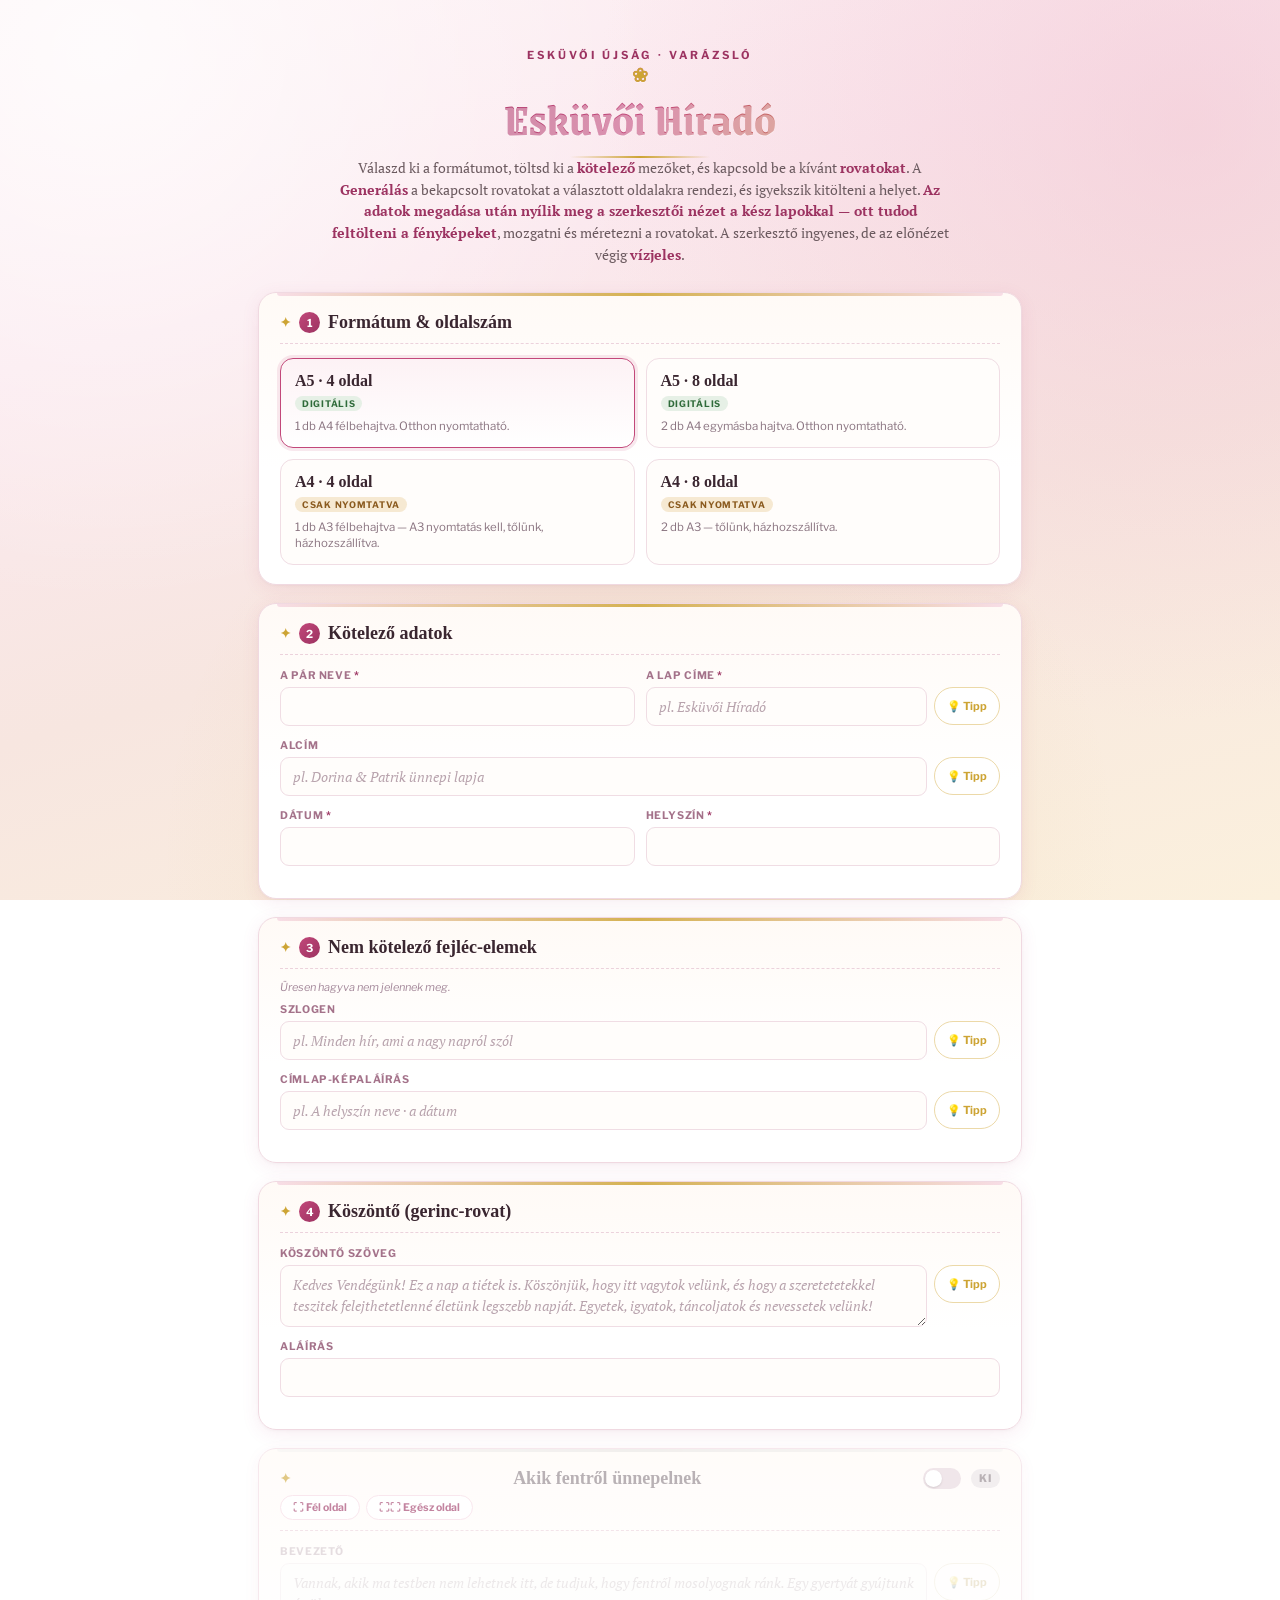
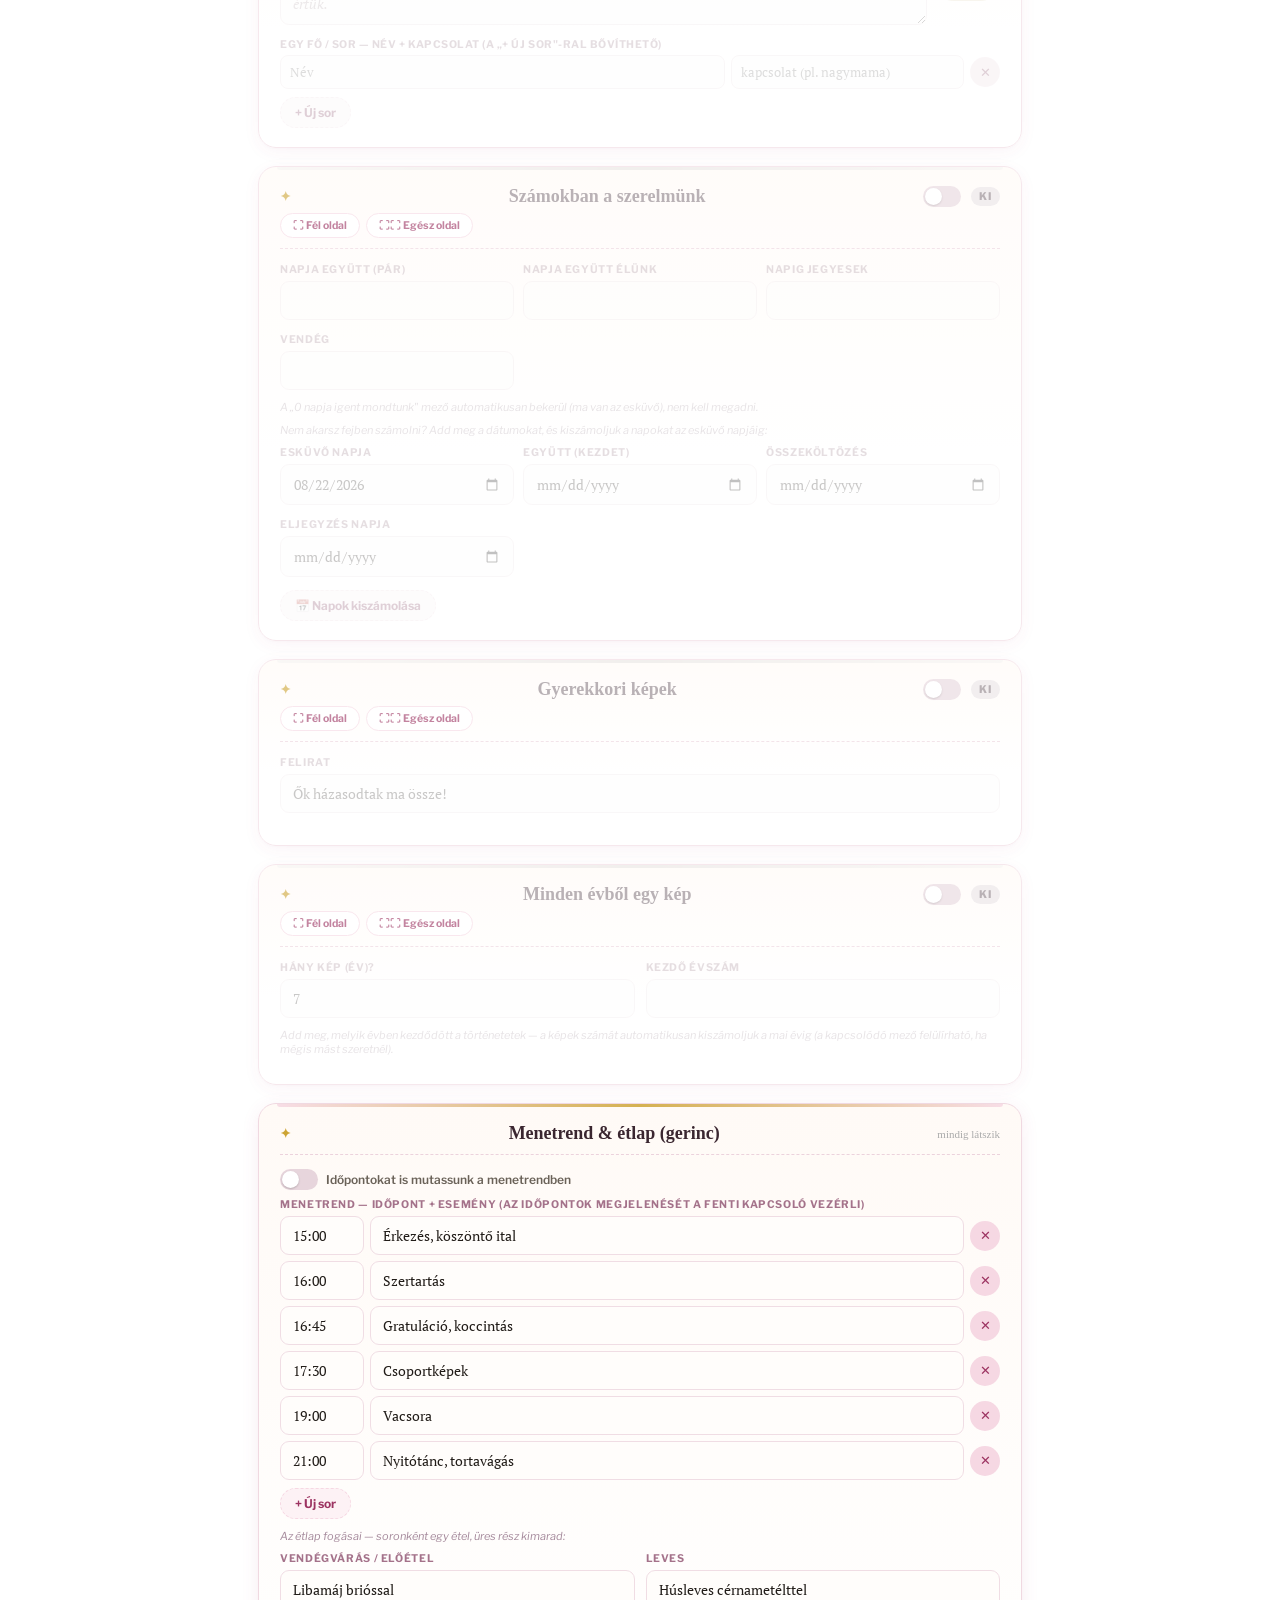
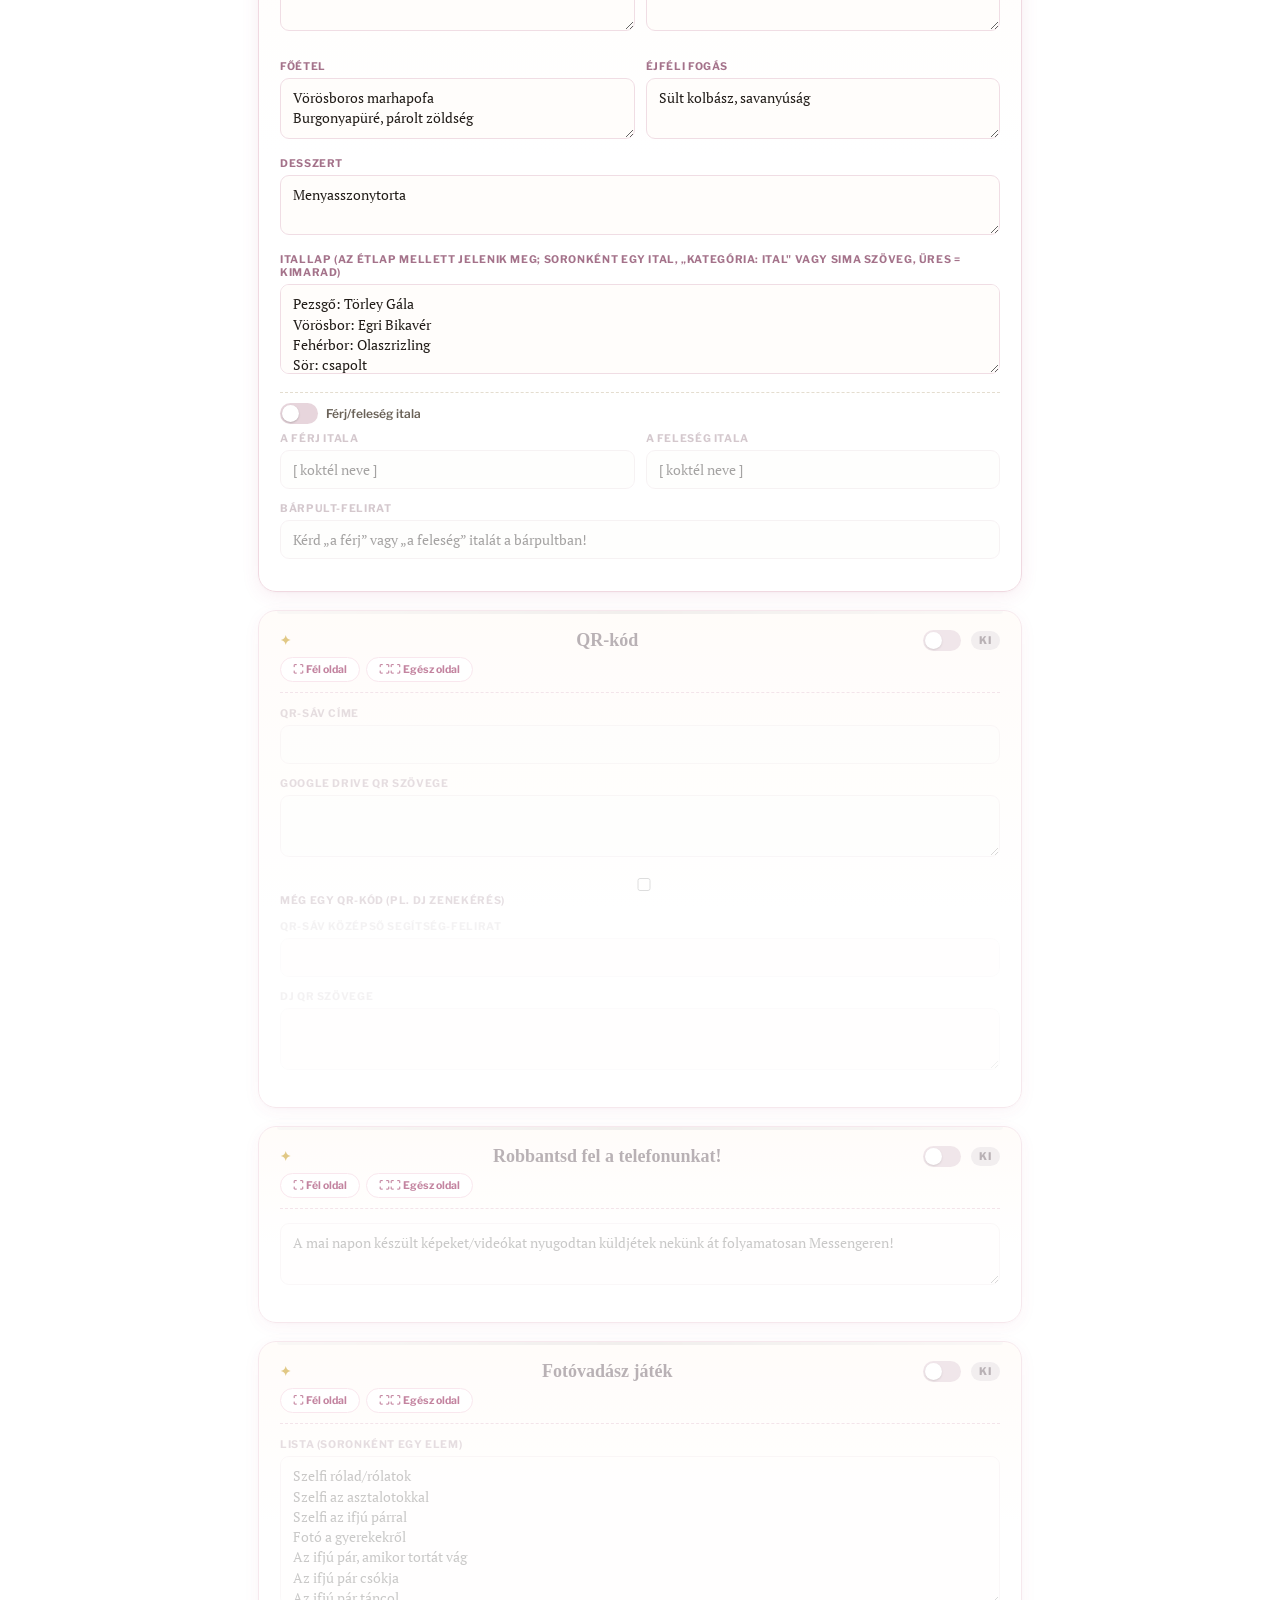
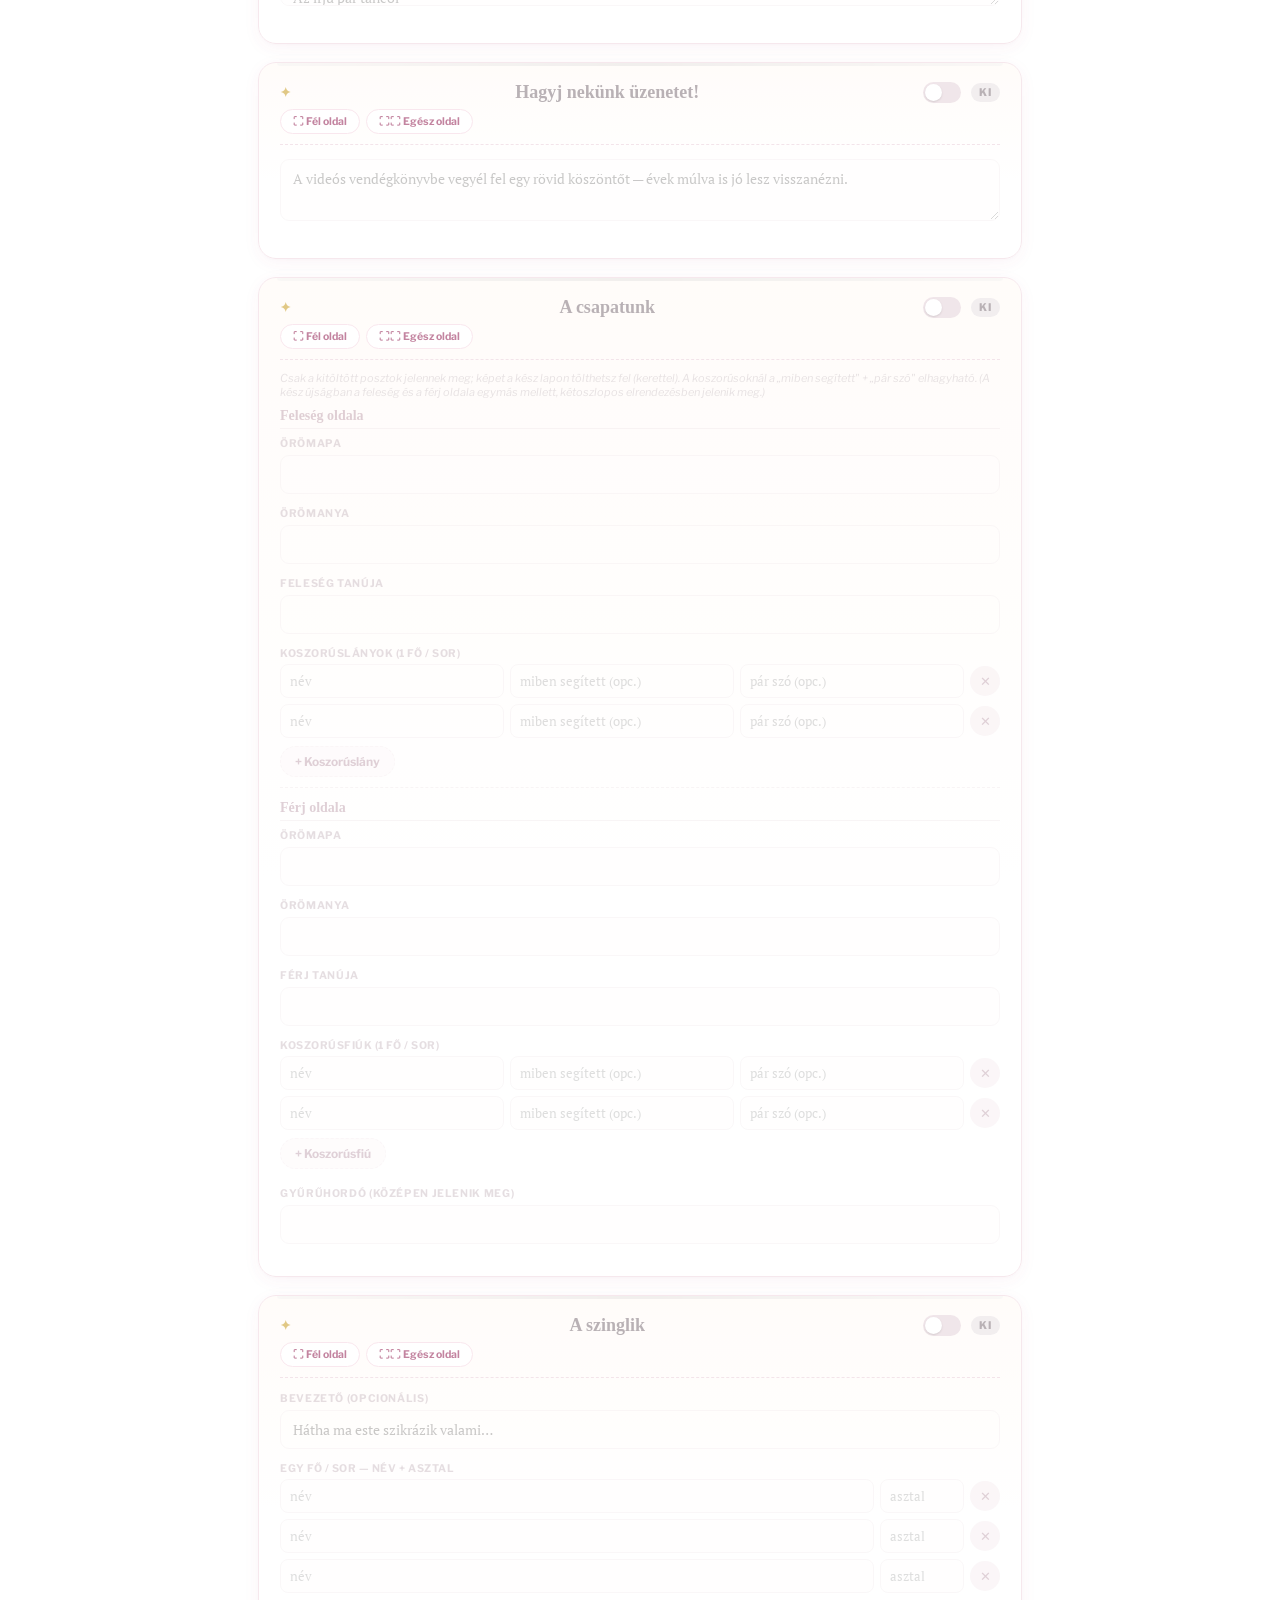
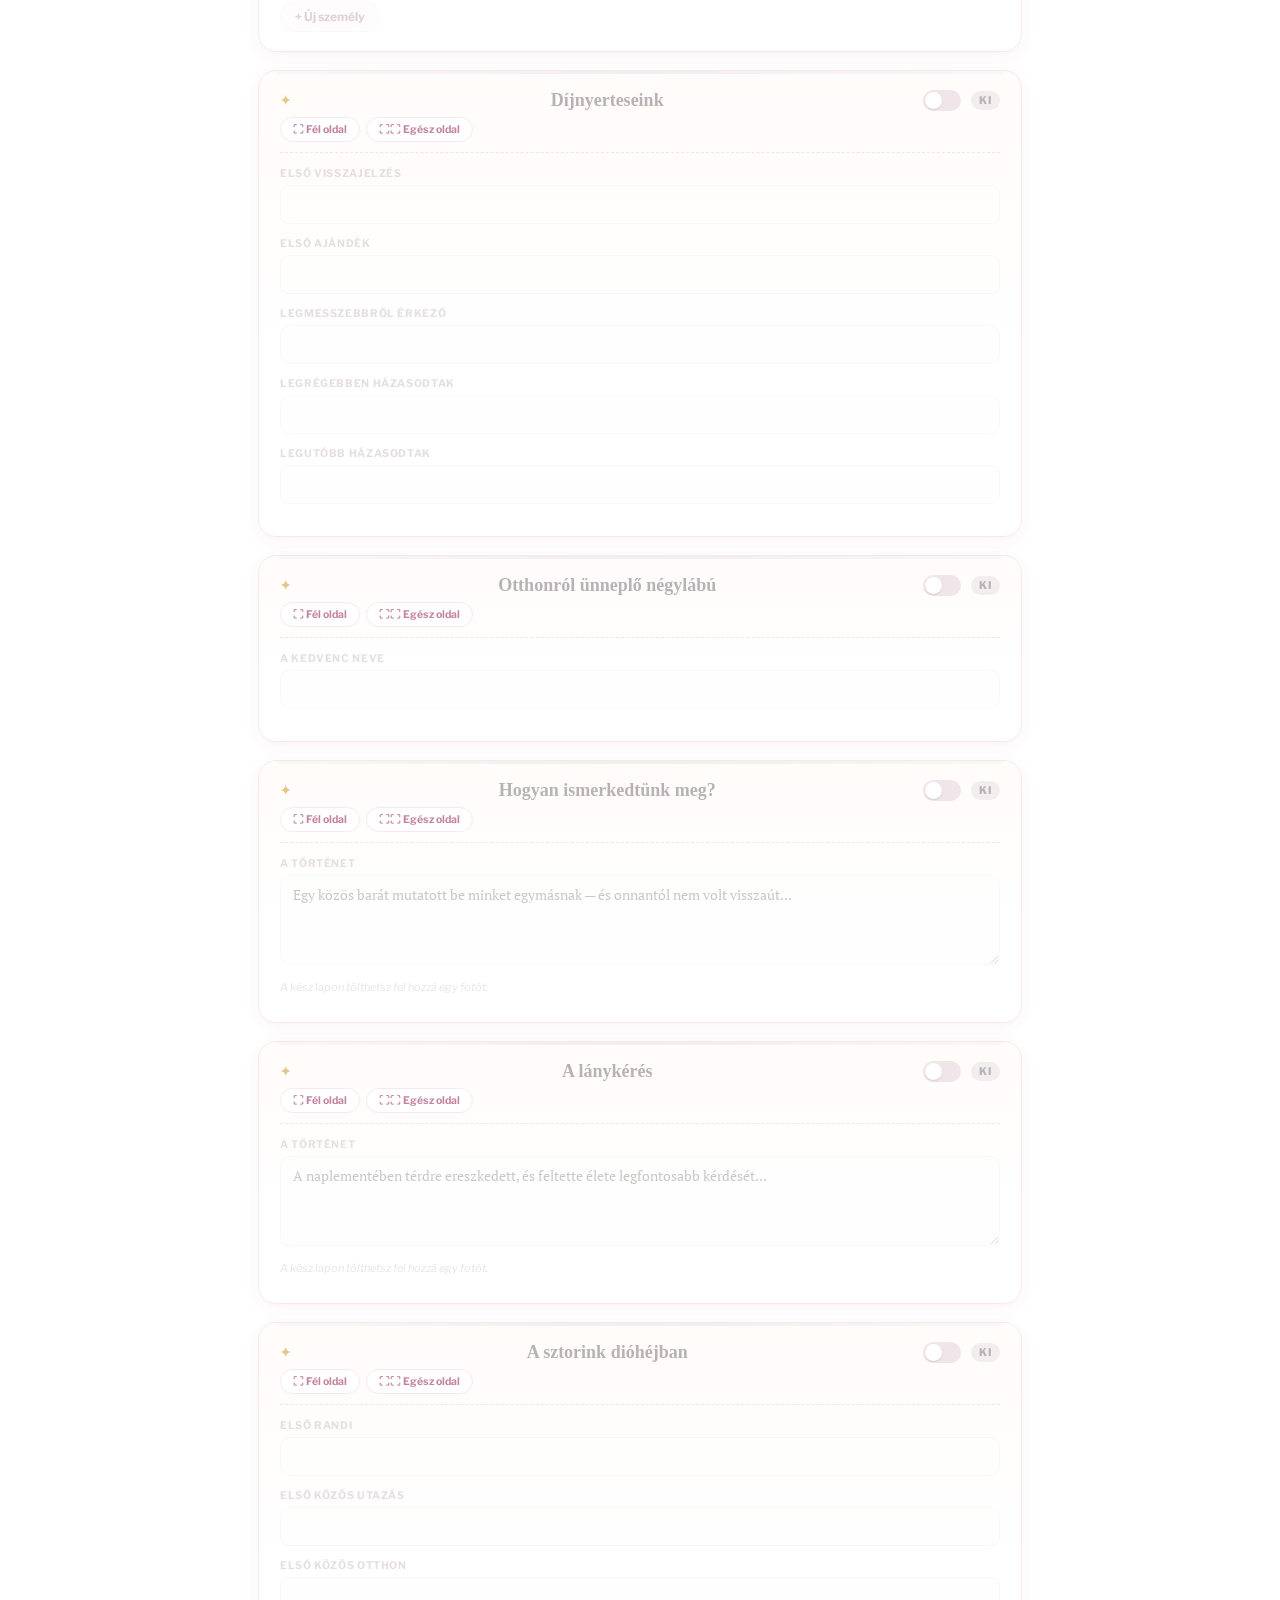
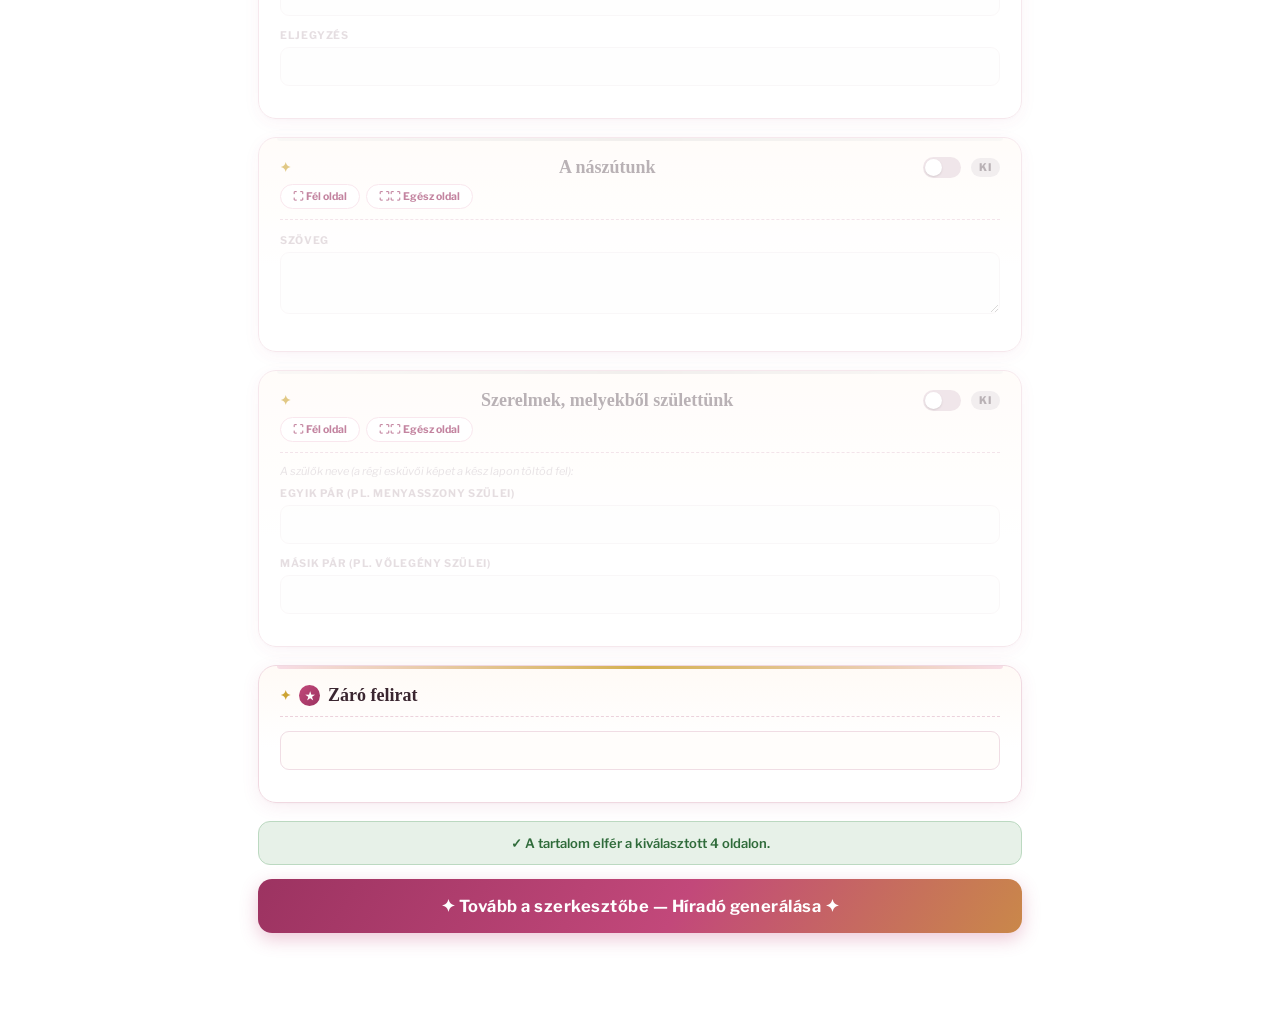
<file: eskuvoi-hirado-varazslo_25.html>
<!DOCTYPE html>
<html lang="hu">
<head>
<meta charset="UTF-8">
<meta name="viewport" content="width=device-width, initial-scale=1.0">
<title>Esküvői Híradó — Varázsló</title>
<style id="pgcss">@page{size:A4 portrait;margin:0;}</style>
<style>
@import url('https://fonts.googleapis.com/css2?family=Grenze+Gotisch:wght@400;600;700;800&family=Old+Standard+TT:ital,wght@0,400;0,700;1,400&family=PT+Serif:ital,wght@0,400;0,700;1,400;1,700&family=Libre+Franklin:wght@400;500;600;700;800&family=Cormorant+Garamond:ital,wght@0,400;0,600;1,400&family=EB+Garamond:ital,wght@0,400;0,600;1,400&family=Marcellus&family=Jost:wght@400;500;700&family=Dancing+Script:wght@400;600;700&display=swap');
:root{--paper:#fff;--ink:#111;--soft:#555;--claret:#6e2233;--wm-url:none;
  --wiz-rose:#c2487a;--wiz-rose-dark:#9c3361;--wiz-rose-pale:#f6d8e3;--wiz-gold:#cda434;--wiz-blush:#fdf2f5;--wiz-cream:#fffaf6;}
*{box-sizing:border-box;}
html,body{margin:0;padding:0;}
body{font-family:'PT Serif',Georgia,serif;color:#211c18;-webkit-font-smoothing:antialiased;
  background:
    radial-gradient(circle at 8% 6%,rgba(255,255,255,.75) 0,transparent 38%),
    radial-gradient(circle at 93% 14%,rgba(241,196,210,.55) 0,transparent 42%),
    radial-gradient(circle at 50% 95%,rgba(205,164,52,.13) 0,transparent 45%),
    linear-gradient(165deg,#fdf2f5 0%,#fbe8ee 30%,#f7e6e0 60%,#fbf0dd 100%);
  background-attachment:fixed;}

/* ===== WIZARD ===== */
.wiz{max-width:800px;margin:0 auto;padding:34px 18px 100px;}
.wiz-h{font-family:'Grenze Gotisch',serif;font-weight:700;font-size:46px;text-align:center;margin:0;line-height:1.05;position:relative;
  background:linear-gradient(120deg,var(--wiz-rose-dark),var(--wiz-rose) 50%,var(--wiz-gold) 100%);
  -webkit-background-clip:text;background-clip:text;-webkit-text-fill-color:transparent;color:var(--wiz-rose-dark);
  text-shadow:0 1px 0 rgba(255,255,255,.4);}
.wiz-h::before{content:'❀';display:block;font-size:19px;color:var(--wiz-gold);margin-bottom:8px;-webkit-text-fill-color:var(--wiz-gold);}
.wiz-h::after{content:'';display:block;width:140px;height:2px;margin:14px auto 0;background:linear-gradient(90deg,transparent,var(--wiz-gold),transparent);}
.wiz-sub{font-family:'Libre Franklin',sans-serif;text-align:center;font-size:11px;letter-spacing:.28em;text-transform:uppercase;color:var(--wiz-rose-dark);margin:14px 0 4px;font-weight:700;}
.wiz-note{text-align:center;font-size:13.5px;color:#6b5a5f;margin:0 auto 26px;max-width:620px;line-height:1.6;}
.wiz-note b{color:var(--wiz-rose-dark);}
.card{background:linear-gradient(180deg,var(--wiz-cream),#fff 60%);border:1px solid #f0d9e1;border-radius:18px;padding:19px 21px;margin-bottom:18px;box-shadow:0 4px 18px rgba(194,72,122,.09),0 1px 3px rgba(0,0,0,.03);position:relative;}
.card::before{content:'';position:absolute;top:0;left:18px;right:18px;height:3px;border-radius:0 0 4px 4px;background:linear-gradient(90deg,var(--wiz-rose-pale),var(--wiz-gold),var(--wiz-rose-pale));opacity:.85;}
.card h3{font-family:'Old Standard TT',serif;font-weight:700;font-size:18px;margin:0 0 14px;border-bottom:1.5px dashed #ecd2dc;padding-bottom:10px;display:flex;align-items:center;gap:8px;color:#3a2630;}
.card h3::before{content:'✦';color:var(--wiz-gold);font-size:13px;}
.card h3 .num{font-family:'Libre Franklin',sans-serif;font-size:11px;font-weight:700;background:linear-gradient(135deg,var(--wiz-rose),var(--wiz-rose-dark));color:#fff;border-radius:50%;width:21px;height:21px;display:inline-flex;align-items:center;justify-content:center;flex-shrink:0;}
.card.opt h3{justify-content:space-between;flex-wrap:wrap;gap:6px;}
.tgl{position:relative;}
.tgl-state{font-family:'Libre Franklin',sans-serif;font-size:10.5px;font-weight:800;letter-spacing:.08em;padding:3px 8px;border-radius:20px;background:#e9e3e5;color:#8a7e84;transition:.18s;margin-left:2px;}
.tgl input:checked ~ .tgl-state{background:linear-gradient(135deg,var(--wiz-rose),var(--wiz-rose-dark));color:#fff;}
.card.opt{transition:box-shadow .2s,border-color .2s,opacity .2s;}
.card.opt.card-off{opacity:.6;}
.card.opt.card-off::before{opacity:.25;filter:grayscale(1);}
.card.opt.card-off h3{color:#8a7e84;}
.card.opt.card-on{border-color:var(--wiz-rose);box-shadow:0 6px 22px rgba(194,72,122,.22),0 1px 3px rgba(0,0,0,.04);}
.card.opt.card-on::before{opacity:1;height:4px;}
.card.opt.card-on h3{color:var(--wiz-rose-dark);}
.card.opt.card-on::after{content:'AKTÍV ROVAT';position:absolute;top:-9px;left:18px;font-family:'Libre Franklin',sans-serif;font-size:9px;font-weight:800;letter-spacing:.12em;background:linear-gradient(135deg,var(--wiz-rose),var(--wiz-rose-dark));color:#fff;padding:3px 10px;border-radius:20px;box-shadow:0 2px 6px rgba(194,72,122,.35);}
.size-pref-grp{display:flex;gap:6px;flex:0 0 100%;}
.size-pref-btn{font-family:'Libre Franklin',sans-serif;font-size:10.5px;font-weight:700;border:1px solid var(--wiz-rose-pale);border-radius:20px;padding:5px 12px;background:#fff;color:var(--wiz-rose-dark);cursor:pointer;}
.size-pref-btn:hover{background:var(--wiz-blush);}
.size-pref-btn.on{background:linear-gradient(135deg,var(--wiz-rose),var(--wiz-rose-dark));color:#fff;border-color:var(--wiz-rose-dark);}
.fld{margin-bottom:13px;}
.fld label{display:block;font-family:'Libre Franklin',sans-serif;font-size:10.5px;font-weight:700;letter-spacing:.06em;color:#a4728a;margin-bottom:5px;text-transform:uppercase;}
.fld label .req{color:var(--wiz-rose-dark);}
.fld input,.fld textarea,.fld select{width:100%;font-family:'PT Serif',serif;font-size:14px;border:1.4px solid #f0dde4;border-radius:9px;padding:9px 12px;background:#fffdfb;color:#211c18;transition:.15s;}
.fld input:focus,.fld textarea:focus,.fld select:focus{outline:none;border-color:var(--wiz-rose);box-shadow:0 0 0 3px rgba(194,72,122,.13);}
.fld input.err{border-color:#c0392b;background:#fdecea;}
.fld input::placeholder,.fld textarea::placeholder{color:#b8a3ad;font-style:italic;opacity:1;}
.fld textarea{resize:vertical;min-height:62px;line-height:1.45;}
.fld-row{display:flex;gap:7px;align-items:flex-start;}
.fld-row input,.fld-row textarea{flex:1;}
.tipbtn{flex:0 0 auto;font-family:'Libre Franklin',sans-serif;font-size:11px;font-weight:700;white-space:nowrap;background:#fff;color:var(--wiz-gold);border:1.4px solid #ecd9a8;border-radius:20px;padding:0 12px;cursor:pointer;height:38px;}
.tipbtn:hover{background:#fbf3df;}
.tipbtn:active{transform:scale(.96);}
.tipbtn-ta{align-self:flex-start;margin-top:0;}
.grid2{display:grid;grid-template-columns:1fr 1fr;gap:11px;}
.grid3{display:grid;grid-template-columns:1fr 1fr 1fr;gap:9px;}
.grid4{display:grid;grid-template-columns:repeat(4,1fr);gap:9px;}
.subgrid{display:grid;grid-template-columns:1.2fr 1fr;gap:9px;}
.tinyhint{font-size:11px;color:#a4889a;margin:-3px 0 9px;font-family:'Libre Franklin',sans-serif;font-style:italic;}
@media(max-width:560px){.grid2,.grid3,.grid4,.subgrid{grid-template-columns:1fr;}}

/* toggle switch */
.tgl{display:inline-flex;align-items:center;gap:8px;font-family:'Libre Franklin',sans-serif;font-size:12px;font-weight:600;color:#6a6258;cursor:pointer;text-transform:none;letter-spacing:0;}
.tgl input{display:none;}
.tgl .sw{width:38px;height:21px;background:#e7d5dc;border-radius:11px;position:relative;transition:.18s;flex-shrink:0;}
.tgl .sw::after{content:"";position:absolute;top:2px;left:2px;width:17px;height:17px;border-radius:50%;background:#fff;transition:.18s;box-shadow:0 1px 2px rgba(0,0,0,.2);}
.tgl input:checked + .sw{background:linear-gradient(135deg,var(--wiz-rose),var(--wiz-gold));}
.tgl input:checked + .sw::after{left:19px;}
.opt-body{transition:.15s;}
.opt-body.off{opacity:.4;pointer-events:none;filter:grayscale(.4);}

/* format chooser */
.fmt-grid{display:grid;grid-template-columns:1fr 1fr;gap:11px;}
.fmt{border:1.5px solid #f0dde4;border-radius:13px;padding:13px 14px;cursor:pointer;background:#fffdfb;transition:.15s;}
.fmt:hover{border-color:var(--wiz-rose-pale);}
.fmt.sel{border-color:var(--wiz-rose);background:linear-gradient(180deg,var(--wiz-blush),#fff);box-shadow:0 0 0 3px rgba(194,72,122,.12);}
.fmt .ttl{font-family:'Old Standard TT',serif;font-weight:700;font-size:16px;color:#3a2630;}
.fmt .tag{display:inline-block;font-family:'Libre Franklin',sans-serif;font-size:9px;font-weight:700;letter-spacing:.08em;text-transform:uppercase;padding:2px 7px;border-radius:10px;margin-top:5px;}
.fmt .tag.dig{background:#e6f0e6;color:#2f6b3a;}
.fmt .tag.print{background:#f6e9d2;color:#8a5a1e;}
.fmt .desc{font-size:11.5px;color:#8a7480;margin-top:6px;font-family:'Libre Franklin',sans-serif;line-height:1.4;}

.gen-btn{display:block;width:100%;font-family:'Libre Franklin',sans-serif;font-weight:700;font-size:16.5px;background:linear-gradient(120deg,var(--wiz-rose-dark),var(--wiz-rose) 55%,var(--wiz-gold) 120%);color:#fff;border:none;border-radius:14px;padding:17px;cursor:pointer;margin-top:6px;letter-spacing:.03em;box-shadow:0 6px 18px rgba(194,72,122,.3);transition:transform .12s,box-shadow .12s;}
.gen-btn:hover{transform:translateY(-1px);box-shadow:0 9px 22px rgba(194,72,122,.4);}
.gen-btn:active{transform:translateY(0);}
.errbox{background:#fdecea;border:1px solid #e7a39a;color:#9a3327;border-radius:10px;padding:10px 13px;font-size:13px;margin-bottom:12px;display:none;font-family:'Libre Franklin',sans-serif;}

/* ===== PAPER SCREEN ===== */
.paper-screen{display:none;}
.toolbar{background:#2b2825;color:#f3efe9;display:flex;align-items:center;justify-content:space-between;gap:12px;padding:9px 16px;font-family:'Libre Franklin',sans-serif;font-size:12.5px;flex-wrap:wrap;}
.toolbar .hint{opacity:.8;font-size:11px;line-height:1.4;flex:1;min-width:170px;}
.toolbar .btns{display:flex;gap:8px;flex-shrink:0;flex-wrap:wrap;}
.toolbar button{font-family:'Libre Franklin',sans-serif;font-weight:700;font-size:12.5px;border:none;border-radius:3px;padding:9px 13px;cursor:pointer;white-space:nowrap;}
.toolbar .back{background:#5c5853;color:#fff;}.toolbar .mode{background:#8a8076;color:#fff;}.toolbar .print{background:#fff;color:#111;}
.toolbar .back:disabled{opacity:.4;cursor:not-allowed;}
.toolbar .done-btn{background:linear-gradient(135deg,#3a8f52,#2c6e3f);color:#fff;}
.toolbar .done-btn:hover{background:linear-gradient(135deg,#449b5d,#347f48);}
.toolbar button:hover{filter:brightness(1.08);}
.warnbar{background:#7a3b12;color:#ffe;display:none;padding:8px 16px;font-family:'Libre Franklin',sans-serif;font-size:12px;text-align:center;}

.stage{padding:26px 16px 60px;display:flex;flex-direction:column;align-items:center;gap:22px;background:#5c5853;}
.page{background:var(--paper);position:relative;overflow:hidden;box-shadow:0 6px 26px rgba(0,0,0,.4);display:flex;flex-direction:column;}
.size-a5 .page{width:148mm;height:210mm;padding:9mm 10mm 12mm;}
.size-a4 .page{width:210mm;height:297mm;padding:12mm 12mm 16mm;}
.pbody{flex:1;display:flex;flex-direction:column;min-height:0;}
.folio{display:flex;justify-content:space-between;font-family:'Libre Franklin',sans-serif;font-size:7px;letter-spacing:.16em;text-transform:uppercase;color:var(--soft);border-top:.6px solid var(--ink);padding-top:3px;margin-top:4px;}
.size-a4 .folio{font-size:8px;}
.wm{position:absolute;inset:0;z-index:30;pointer-events:none;background-image:var(--wm-url);background-repeat:repeat;}

.sheet-wrap{position:relative;overflow:hidden;background:#fff;box-shadow:0 6px 26px rgba(0,0,0,.4);}
.size-a5 .sheet-wrap{width:297mm;height:210mm;}   /* A4 FEKVŐ ív: két A5 álló oldal egymás mellett */
.size-a4 .sheet-wrap{width:420mm;height:297mm;}   /* A3 FEKVŐ ív */
.a4sheet{display:flex;width:100%;height:100%;}    /* nincs forgatás — natív fekvő, megbízható nyomtatás */
.a4sheet>.page{flex:0 0 auto;}                     /* fix méret, nincs flex-zsugorodás */
.size-a5.print-mode .page{box-shadow:none;width:148.5mm;}
.size-a4.print-mode .page{box-shadow:none;width:210mm;}

/* offscreen measurer */
.measurer{position:absolute;left:-9999px;top:0;visibility:hidden;}

/* ===== editorial bits ===== */
.rule-ox{border:0;border-top:3px solid var(--ink);position:relative;margin:4px 0;}
.rule-ox::after{content:"";position:absolute;left:0;right:0;top:3px;border-top:1px solid var(--ink);}
.rule-thin{border:0;border-top:1px solid var(--ink);margin:4px 0;}
.rule-hair{border:0;border-top:.6px solid var(--ink);margin:4px 0;}
.blk{margin-bottom:0;}
.ears{display:flex;justify-content:space-between;align-items:flex-end;font-family:'Libre Franklin',sans-serif;font-size:6.5px;letter-spacing:.12em;text-transform:uppercase;line-height:1.4;}
.size-a4 .ears{font-size:8px;}
.ears .slogan{border:.8px solid var(--ink);padding:3px 7px;text-align:center;font-size:6px;max-width:42mm;}
.size-a4 .ears .slogan{font-size:8px;max-width:60mm;}
.nameplate{font-family:'Grenze Gotisch',serif;font-weight:700;text-align:center;font-size:46px;line-height:.92;margin:2px 0 0;}
.size-a4 .nameplate{font-size:66px;}
.subname{font-family:'Libre Franklin',sans-serif;text-align:center;font-size:7px;letter-spacing:.3em;text-transform:uppercase;margin:2px 0 0;}
.size-a4 .subname{font-size:10px;}
.dateline-strip{display:flex;justify-content:space-between;font-family:'Libre Franklin',sans-serif;font-size:7px;letter-spacing:.1em;text-transform:uppercase;margin-top:2px;}
.size-a4 .dateline-strip{font-size:9px;}
.kicker{font-family:'Libre Franklin',sans-serif;font-weight:700;font-size:8px;letter-spacing:.26em;text-transform:uppercase;text-align:center;border-bottom:1px solid var(--ink);padding-bottom:3px;margin:0 0 5px;}
.size-a4 .kicker{font-size:10px;}
.lead-head{font-family:'Old Standard TT',serif;font-weight:700;text-align:center;line-height:1.0;margin:5px 0 2px;}
.bp{margin:0 0 6px;font-size:9.4px;line-height:1.5;text-align:justify;}
.size-a4 .bp{font-size:12px;}
.ico{display:inline-block;width:14px;height:14px;vertical-align:-2px;color:var(--ink);}
.ico svg,svg.ico{width:100%;height:100%;display:block;}
.sprite{position:absolute;width:0;height:0;overflow:hidden;}
.sprite symbol path,.sprite symbol circle,.sprite symbol rect{fill:none;stroke:currentColor;stroke-width:1.7;stroke-linecap:round;stroke-linejoin:round;}

.photo{border:1px solid var(--ink);background:linear-gradient(135deg,#cfe0e8,#e8d8cf 45%,#dfe7d2 78%,#e7d2dd);}
.imgbox{position:relative;overflow:hidden;}
.imgbox-img{position:absolute;left:0;top:0;transform-origin:0 0;user-select:none;-webkit-user-drag:none;max-width:none;pointer-events:none;}
.imgbox-ph{position:absolute;inset:0;display:flex;flex-direction:column;align-items:center;justify-content:center;gap:3px;cursor:pointer;color:#3a4a52;z-index:2;}
.imgbox-ph .plus{font-family:'Libre Franklin',sans-serif;font-size:14px;font-weight:700;border:1.4px solid currentColor;border-radius:50%;width:17px;height:17px;display:flex;align-items:center;justify-content:center;}
.imgbox-ph .lbl{font-family:'Libre Franklin',sans-serif;font-size:6.5px;font-weight:600;letter-spacing:.08em;text-transform:uppercase;text-align:center;padding:0 3px;}
.imgbox.has-img .imgbox-ph{display:none;}
.imgbox-file{display:none;}
.imgbox-ctr{position:absolute;left:3px;bottom:3px;display:none;gap:3px;z-index:40;}
.imgbox.has-img .imgbox-ctr{display:flex;}
.imgbox-ctr button{width:16px;height:16px;border:none;border-radius:3px;background:rgba(20,20,20,.72);color:#fff;font-size:12px;cursor:pointer;display:flex;align-items:center;justify-content:center;}
.caption{font-family:'Libre Franklin',sans-serif;font-size:7px;letter-spacing:.04em;color:var(--soft);margin-top:3px;border-bottom:.6px solid var(--ink);padding-bottom:4px;}
.size-a4 .caption{font-size:9px;}
.seal-stamp{position:absolute;width:34mm;height:auto;filter:drop-shadow(0 2px 3px rgba(0,0,0,.28));transform:rotate(-7deg);z-index:8;pointer-events:none;}
.size-a4 .seal-stamp{width:46mm;}
.hero{flex:1;min-height:60mm;}
.candle{text-align:center;font-size:13px;margin:4px 0 1px;}
.mem-intro{text-align:center;font-style:italic;font-size:9px;line-height:1.4;margin:2px auto 6px;max-width:92%;}
.size-a4 .mem-intro{font-size:11px;}
.mem-grid{display:flex;flex-wrap:wrap;justify-content:center;align-items:flex-start;gap:4mm 5mm;}
.mem-item{text-align:center;width:30%;max-width:46mm;}
.mem-item .imgbox{margin:0 auto;}
.mem-frame{height:20mm;}
.size-a4 .mem-frame{height:30mm;}
.mem-name{font-family:'Old Standard TT',serif;font-weight:700;font-size:9px;margin-top:2px;line-height:1.1;}
.mem-rel{font-family:'Libre Franklin',sans-serif;font-size:6px;letter-spacing:.08em;text-transform:uppercase;color:var(--soft);}
.stats{display:flex;justify-content:space-between;text-align:center;margin:7px 0;gap:4px;}
.stat{flex:1;border-right:.6px solid var(--ink);padding:0 3px;}
.stat:last-child{border-right:none;}
.stat .num{font-family:'Old Standard TT',serif;font-weight:700;font-size:25px;line-height:1;}
.size-a4 .stat .num{font-size:34px;}
.stat .lbl{font-family:'Libre Franklin',sans-serif;font-size:6.5px;letter-spacing:.06em;text-transform:uppercase;margin-top:3px;line-height:1.25;}
.size-a4 .stat .lbl{font-size:8.5px;}
.duo{display:flex;gap:5mm;}
.duo .photo{flex:1;height:31mm;}
.size-a4 .duo .photo{height:46mm;}
.duo-cap{font-family:'Old Standard TT',serif;font-weight:700;font-style:italic;text-align:center;font-size:13px;margin:4px 0 0;}
.size-a4 .duo-cap{font-size:17px;}
.yeargrid{display:grid;gap:4mm;}
.yeargrid .cell .photo{height:19mm;}
.size-a4 .yeargrid .cell .photo{height:30mm;}
.yeargrid .yr{font-family:'Libre Franklin',sans-serif;font-weight:700;font-size:7px;letter-spacing:.1em;text-align:center;margin-top:2px;}
.size-a4 .yeargrid .yr{font-size:9px;}
.col-head{font-family:'Old Standard TT',serif;font-weight:700;font-size:13px;text-align:center;border-bottom:1px solid var(--ink);padding-bottom:3px;margin:0 0 5px;display:flex;align-items:center;justify-content:center;gap:5px;}
.size-a4 .col-head{font-size:16px;}
.flow{position:relative;padding-left:15px;}
.flow::before{content:"";position:absolute;left:5px;top:5px;bottom:5px;width:1.5px;background:var(--ink);}
.flow .step{position:relative;margin-bottom:5.5px;font-family:'PT Serif',serif;font-size:9.2px;line-height:1.25;display:flex;align-items:center;gap:5px;}
.size-a4 .flow .step{font-size:11.5px;margin-bottom:8px;}
.flow .step::before{content:"";position:absolute;left:-13px;top:5px;width:6px;height:6px;border-radius:50%;background:var(--ink);}
.flow .step b{font-family:'Old Standard TT',serif;}
.flow .ico{width:13px;height:13px;flex-shrink:0;}
.menu .row{display:flex;justify-content:space-between;gap:6px;border-bottom:.5px dotted #999;padding:3px 0;}
.menu .row:last-child{border:none;}
.menu .course{font-family:'Libre Franklin',sans-serif;font-weight:700;font-size:6.5px;letter-spacing:.08em;text-transform:uppercase;white-space:nowrap;}
.size-a4 .menu .course{font-size:8.5px;}
.menu .dish{font-style:italic;font-size:8.5px;text-align:right;}
.size-a4 .menu .dish{font-size:11px;}
.hers-his{display:flex;gap:4mm;margin-top:5px;}
.hh{flex:1;border:1px solid var(--ink);padding:5px;text-align:center;}
.hh .t{font-family:'Libre Franklin',sans-serif;font-weight:700;font-size:6.5px;letter-spacing:.08em;text-transform:uppercase;color:var(--soft);display:flex;align-items:center;justify-content:center;gap:3px;}
.hh .n{font-family:'Old Standard TT',serif;font-weight:700;font-style:italic;font-size:11px;margin-top:2px;}
.bar-note{text-align:center;font-style:italic;font-size:8.5px;margin-top:4px;}
.qr-band{border:1.5px solid var(--ink);padding:7px 9px;}
.qr-band-h{font-family:'Old Standard TT',serif;font-weight:700;font-size:13px;text-align:center;margin:0 0 6px;display:flex;align-items:center;justify-content:center;gap:6px;}
.qr-row{display:flex;align-items:stretch;gap:6px;}
.qr-row-1{justify-content:center;}
.qr-row-1 .qr-cell{flex:0 1 55%;max-width:55%;}
.qr-cell{flex:1;text-align:center;display:flex;flex-direction:column;}
.qrbox{width:27mm;height:27mm;margin:0 auto;border:1px solid var(--ink);background:#fff;}
.size-a4 .qrbox{width:36mm;height:36mm;}
.qr-cap{font-family:'PT Serif',serif;font-size:7.4px;line-height:1.3;text-align:left;margin-top:5px;}
.size-a4 .qr-cap{font-size:9.5px;}
.qr-mid{flex:0 0 27mm;display:flex;align-items:center;text-align:center;font-family:'Old Standard TT',serif;font-style:italic;font-size:8.6px;line-height:1.3;padding:0 4px;border-left:.6px solid var(--ink);border-right:.6px solid var(--ink);}
.rovat-h{font-family:'Old Standard TT',serif;font-weight:700;font-size:12px;border-bottom:1px solid var(--ink);padding-bottom:2px;margin:0 0 4px;display:flex;align-items:center;gap:5px;}
.size-a4 .rovat-h{font-size:15px;}
.act-cols{display:flex;gap:6mm;}
.act-cols > div{flex:1;}
.rovat p{font-size:8.4px;text-align:left;line-height:1.4;margin:0;}
.size-a4 .rovat p{font-size:11px;}
.hunt-intro{font-size:8.4px;font-style:italic;margin:0 0 4px;text-align:left;}
.hunt-list{list-style:none;padding:0;margin:0;}
.hunt-list li{display:flex;align-items:center;gap:5px;font-family:'PT Serif',serif;font-size:8.4px;line-height:1.2;padding:1.6px 0;}
.size-a4 .hunt-list li{font-size:11px;padding:3px 0;}
.cbx{flex-shrink:0;width:8px;height:8px;border:1px solid var(--ink);}
.hunt-list .ico{flex-shrink:0;width:14px;height:14px;}
.closer{display:flex;align-items:center;justify-content:center;gap:6px;font-family:'Old Standard TT',serif;font-style:italic;font-size:10px;border-top:1px solid var(--ink);padding-top:6px;}
.size-a4 .closer{font-size:13px;}
.duo-row{display:flex;gap:6mm;align-items:flex-start;}
.duo-row>.blk{flex:1 1 0;min-width:0;}
.filler-quote{text-align:center;font-family:'Old Standard TT',serif;font-style:italic;font-size:13px;line-height:1.35;color:var(--claret);padding:8px 6px;border-top:1px solid var(--claret);border-bottom:1px solid var(--claret);}
.filler-blk{text-align:center;}
.quote-btn{margin-top:6px;font-family:'Libre Franklin',sans-serif;font-size:10px;font-weight:700;background:#efe7d8;color:#6e2233;border:1px solid #d8c8ad;border-radius:6px;padding:4px 10px;cursor:pointer;}
.quote-btn:hover{background:#e7dcc7;}
.size-a4 .filler-quote{font-size:18px;}
.filler-orn{text-align:center;font-size:15px;color:var(--ink);letter-spacing:.4em;}
.spread{justify-content:space-between;}
.pbody.lonely{justify-content:center;align-items:stretch;}
.pbody.lonely>.blk{zoom:1.4;}
.size-a4 .pbody.lonely>.blk{zoom:1.25;}
/* image frames */
.imgbox-clip{position:absolute;inset:0;overflow:hidden;}
.imgbox.fr-round .imgbox-clip{border-radius:14px;}
.imgbox.fr-circle .imgbox-clip{clip-path:circle(50%);}
.imgbox.fr-heart .imgbox-clip{clip-path:url(#heartClip);}
/* topbar + format bar + style packs */
.topbar{position:sticky;top:0;z-index:60;}
.packsel{font-family:'Libre Franklin',sans-serif;font-size:12px;border-radius:3px;border:none;padding:8px 9px;background:#fff;color:#111;cursor:pointer;font-weight:700;}
.fmtbar{background:#3a3631;color:#f3efe9;display:none;align-items:center;gap:6px;padding:6px 14px;font-family:'Libre Franklin',sans-serif;flex-wrap:wrap;}
.fmtbar.show{display:flex;}
.fmtbar button{background:#5c5853;color:#fff;border:none;border-radius:4px;min-width:30px;height:28px;cursor:pointer;font-size:14px;font-family:Georgia,serif;padding:0 6px;}
.fmtbar button:hover{background:#74706a;}
.fmtbar .sep{width:1px;height:20px;background:#6a655f;margin:0 4px;}
.fmtbar label{font-size:11px;opacity:.75;}
.fmtbar select{font-family:'Libre Franklin',sans-serif;font-size:12px;border-radius:4px;border:none;padding:6px 8px;background:#fff;color:#111;cursor:pointer;}
.pack-romantic .nameplate{font-family:'Marcellus',serif;letter-spacing:.02em;}
.pack-romantic .lead-head,.pack-romantic .col-head,.pack-romantic .qr-band-h,.pack-romantic .rovat-h,.pack-romantic .duo-cap,.pack-romantic .closer,.pack-romantic .filler-quote,.pack-romantic .mem-name,.pack-romantic .stat .num,.pack-romantic .hh .n{font-family:'Cormorant Garamond',serif;}
.pack-romantic .bp,.pack-romantic p,.pack-romantic .hunt-list li,.pack-romantic .flow .step,.pack-romantic .menu .dish,.pack-romantic .qr-cap,.pack-romantic .mem-intro,.pack-romantic .qr-mid{font-family:'EB Garamond',serif;}
.pack-modern .nameplate{font-family:'Jost',sans-serif;font-weight:700;letter-spacing:.06em;}
.pack-modern .lead-head,.pack-modern .col-head,.pack-modern .qr-band-h,.pack-modern .rovat-h,.pack-modern .duo-cap,.pack-modern .closer,.pack-modern .stat .num,.pack-modern .hh .n,.pack-modern .filler-quote{font-family:'Jost',sans-serif;}
.pack-modern .bp,.pack-modern p,.pack-modern .hunt-list li,.pack-modern .flow .step,.pack-modern .menu .dish,.pack-modern .qr-cap,.pack-modern .mem-intro,.pack-modern .qr-mid{font-family:'Libre Franklin',sans-serif;}
.imgbox.bw .imgbox-img{filter:grayscale(1) contrast(1.05);}
.req-cell .photo{outline:2px solid var(--claret);outline-offset:-2px;}
.reqbadge{color:var(--claret);font-weight:700;}
.t-time{color:var(--claret);font-family:'Libre Franklin',sans-serif;font-size:.82em;margin-right:4px;letter-spacing:.02em;}
.tm-grid{display:flex;flex-wrap:wrap;justify-content:center;gap:4mm;}
.tm-grid>.tm-card{flex:0 0 calc(25% - 3mm);max-width:calc(25% - 3mm);}
.tm-grid-2{display:grid;grid-template-columns:repeat(2,1fr);}
.tm-grid-2>.tm-card{flex:none;max-width:none;}
.tm-card{text-align:center;}
.tm-card .photo{height:22mm;}
.size-a4 .tm-card .photo{height:32mm;}
.tm-role{font-family:'Libre Franklin',sans-serif;font-size:6.5px;letter-spacing:.08em;text-transform:uppercase;color:var(--claret);font-weight:700;margin-top:3px;}
.size-a4 .tm-role{font-size:8.5px;}
.tm-name{font-family:'Old Standard TT',serif;font-weight:700;font-size:9px;line-height:1.1;}
.size-a4 .tm-name{font-size:12px;}
.tm-desc{font-size:6.5px;color:var(--soft);font-style:italic;line-height:1.2;margin-top:1px;}
.size-a4 .tm-desc{font-size:8.5px;}
.rep{display:flex;flex-direction:column;gap:6px;margin-bottom:8px;}
.rep-row{display:flex;gap:6px;align-items:center;}
.r-in{flex:1;font-family:'PT Serif',serif;font-size:13px;border:1.4px solid #f0dde4;border-radius:8px;padding:7px 9px;background:#fffdfb;color:#211c18;min-width:0;}
.r-in:focus{outline:none;border-color:var(--claret);}
.r-time{flex:0 0 84px;}
.r-wide{flex:2;}
.rep-del{flex:0 0 auto;background:var(--wiz-rose-pale);border:none;border-radius:50%;width:30px;height:30px;cursor:pointer;color:var(--wiz-rose-dark);font-size:13px;}
.rep-del:hover{background:#eec2d4;}
.addrow{font-family:'Libre Franklin',sans-serif;font-weight:700;font-size:12px;background:var(--wiz-blush);color:var(--wiz-rose-dark);border:1.4px dashed var(--wiz-rose-pale);border-radius:20px;padding:7px 14px;cursor:pointer;}
.addrow:hover{background:#f6dbe6;}
.side-h{font-family:'Old Standard TT',serif;font-weight:700;font-size:14px;border-bottom:1px solid #ecd2dc;padding-bottom:4px;margin:0 0 8px;color:var(--wiz-rose-dark);}
.minlbl{display:block;font-family:'Libre Franklin',sans-serif;font-size:10.5px;font-weight:700;letter-spacing:.05em;color:#a4728a;margin:6px 0 4px;text-transform:uppercase;}
.team-stack>div{margin-bottom:12px;padding-bottom:10px;border-bottom:1px dashed #ecd2dc;}
.team-stack>div:last-child{border-bottom:none;margin-bottom:0;}
.years-half{display:flex;flex-direction:column;justify-content:center;flex:1;}
.size-a5 .years-half{min-height:84mm;}
.size-a4 .years-half{min-height:122mm;}
.year-row{display:grid;gap:4mm;margin:3mm 0;}
.year-row .cell .photo{height:19mm;}
.size-a4 .year-row .cell .photo{height:30mm;}
.year-row .yr{font-family:'Libre Franklin',sans-serif;font-weight:700;font-size:7px;letter-spacing:.1em;text-align:center;margin-top:2px;}
.size-a4 .year-row .yr{font-size:9px;}
.year-feature{text-align:center;margin:2mm 0;}
.year-big{display:inline-block;width:48mm;vertical-align:top;}
.size-a4 .year-big{width:70mm;}
.year-big .photo,.year-big .imgbox-clip{height:34mm;}
.size-a4 .year-big .photo,.size-a4 .year-big .imgbox-clip{height:50mm;}
.year-big .photo{border-width:1.6px;}
.year-big-lbl{font-weight:700;font-size:10px;margin-top:1mm;}
.size-a4 .year-big-lbl{font-size:13px;}
.fitbar{font-family:'Libre Franklin',sans-serif;font-size:13px;font-weight:600;border-radius:12px;padding:12px 15px;margin-bottom:14px;text-align:center;line-height:1.4;}
.fitbar.ok{background:#e7f1e8;color:#2f6b3a;border:1px solid #bcd9c1;}
.fitbar.warn{background:#fbf0db;color:#8a5a1e;border:1px solid #e7c98d;}
.fitbar.bad{background:#fdeceb;color:#9a3327;border:1px solid #e8a49b;}
.team-page{display:flex;flex-direction:column;}
.team-split{display:flex;flex:1;}
.team-col{flex:1;padding:0 4mm;}
.team-col:first-child{border-right:1.2px solid var(--ink);}
.side-h-paper{font-family:'Old Standard TT',serif;font-weight:700;font-size:13px;text-align:center;border-bottom:1px solid var(--ink);padding-bottom:3px;margin:0 0 6px;}
.size-a4 .side-h-paper{font-size:17px;}
.tm-help{font-family:'Libre Franklin',sans-serif;font-size:6px;letter-spacing:.05em;text-transform:uppercase;color:var(--ink);margin-top:1px;line-height:1.15;}
.size-a4 .tm-help{font-size:8px;}
.gyuru-wrap{text-align:center;}
.editable{outline:none;}

@media print{
  *{-webkit-print-color-adjust:exact!important;print-color-adjust:exact!important;color-adjust:exact!important;}
  body{background:#fff;}
  .wiz,.topbar{display:none;}
  .stage{padding:0;gap:0;background:#fff;}
  .sheet-wrap{box-shadow:none;page-break-after:always;}
  .sheet-wrap:last-child{page-break-after:auto;}
  #stage>.page{page-break-after:always;}
  #stage>.page:last-child{page-break-after:auto;}
  .page{box-shadow:none;}
  .imgbox-ctr{display:none!important;}
  .quote-btn{display:none!important;}
  .rsz{display:none!important;}
  .imgbox.sel{outline:none!important;}
}
.rsz{position:absolute;width:13px;height:13px;background:#fff;border:1.6px solid var(--claret);border-radius:3px;z-index:50;display:none;box-shadow:0 1px 2px rgba(0,0,0,.35);touch-action:none;}
.imgbox.sel .rsz{display:block;}
.imgbox.sel{outline:1.5px dashed var(--claret);outline-offset:2px;}
.rsz-nw{top:0;left:0;cursor:nwse-resize;}
.rsz-ne{top:0;right:0;cursor:nesw-resize;}
.rsz-se{bottom:0;right:0;cursor:nwse-resize;}
.rsz-sw{bottom:0;left:0;cursor:nesw-resize;}
.rsz-n{top:0;left:50%;margin-left:-6.5px;cursor:ns-resize;}
.rsz-s{bottom:0;left:50%;margin-left:-6.5px;cursor:ns-resize;}
.rsz-e{right:0;top:50%;margin-top:-6.5px;cursor:ew-resize;}
.rsz-w{left:0;top:50%;margin-top:-6.5px;cursor:ew-resize;}
.rsz-move{top:50%;left:50%;transform:translate(-50%,-50%);width:24px;height:24px;border-radius:50%;background:var(--claret);color:#fff;border:2px solid #fff;display:none;align-items:center;justify-content:center;font-size:13px;cursor:move;line-height:1;}
.imgbox.sel .rsz-move{display:flex;}
.imgbox.wrap-left{float:left;margin:0 4mm 2mm 0;}
.imgbox.wrap-right{float:right;margin:0 0 2mm 4mm;}
.blk-grip{position:absolute;top:2px;left:2px;z-index:46;display:flex;align-items:center;gap:4px;background:rgba(110,34,51,.9);color:#fff;font-family:'Libre Franklin',sans-serif;font-size:9px;font-weight:700;letter-spacing:.04em;padding:2px 7px;border-radius:5px;cursor:grab;opacity:.4;touch-action:none;user-select:none;}
.blk:hover>.blk-grip,.blk.bsel>.blk-grip{opacity:1;}
.blk-grip:active{cursor:grabbing;}
.blk-center-btn{position:absolute;top:2px;left:80px;z-index:46;display:none;align-items:center;gap:4px;background:rgba(47,109,125,.92);color:#fff;font-family:'Libre Franklin',sans-serif;font-size:9px;font-weight:700;letter-spacing:.04em;padding:2px 7px;border-radius:5px;cursor:pointer;border:none;}
.blk:hover>.blk-center-btn,.blk.bsel>.blk-center-btn{display:flex;}
.blk-center-btn:hover{background:rgba(47,109,125,1);}
.blk-size-half,.blk-size-full{position:absolute;top:2px;z-index:46;display:none;align-items:center;gap:4px;background:rgba(138,90,30,.85);color:#fff;font-family:'Libre Franklin',sans-serif;font-size:9px;font-weight:700;letter-spacing:.04em;padding:2px 7px;border-radius:5px;cursor:pointer;border:none;white-space:nowrap;}
.blk-size-half{left:158px;}
.blk-size-full{left:225px;}
.blk:hover>.blk-size-half,.blk.bsel>.blk-size-half,.blk:hover>.blk-size-full,.blk.bsel>.blk-size-full{display:flex;}
.blk-size-half:hover,.blk-size-full:hover{background:rgba(138,90,30,1);}
.blk-size-half.on,.blk-size-full.on{background:#8a5a1e;display:flex!important;box-shadow:0 0 0 2px #fff inset;}
.blk-rsz{display:none!important;}
.blk.bsel>.rsz{display:block;}
.blk.bsel{outline:1.5px dashed var(--claret);outline-offset:3px;}
.blk.dragging{opacity:.55;}
.page.snapgrid .pbody{background-image:linear-gradient(to right,rgba(110,34,51,.13) 1px,transparent 1px),linear-gradient(to bottom,rgba(110,34,51,.13) 1px,transparent 1px);background-size:4mm 4mm;background-position:0 0;outline:1px dashed rgba(110,34,51,.5);outline-offset:0;}
.blk.swap-target{outline:2.5px solid #2f7d3a !important;outline-offset:3px;background:rgba(47,125,58,.06);}
.page.move-target{outline:3px solid #2f7d3a;outline-offset:-3px;}
.page.over{outline:2px solid #c0392b;outline-offset:-2px;}
.drop-line{position:absolute;height:3px;background:var(--claret);border-radius:2px;z-index:9999;display:none;pointer-events:none;box-shadow:0 0 4px rgba(110,34,51,.6);}
@media print{.blk-grip,.blk-rsz,.blk-center-btn,.blk-size-half,.blk-size-full{display:none!important;}.blk.bsel{outline:none!important;}.page.over{outline:none!important;}.drop-line{display:none!important;}.blk.swap-target{outline:none!important;background:none!important;}.page.move-target{outline:none!important;}.page.snapgrid .pbody{background:none!important;outline:none!important;}}
.projrow{display:flex;flex-wrap:wrap;align-items:center;gap:8px;margin:0 0 16px;}
.projbtn{font-family:'Libre Franklin',sans-serif;font-size:13px;font-weight:700;background:#fff;color:var(--wiz-rose-dark);border:1.4px solid var(--wiz-rose-pale);border-radius:20px;padding:9px 15px;cursor:pointer;}
.projbtn:hover{background:var(--wiz-blush);}
.projhint{font-family:'Libre Franklin',sans-serif;font-size:11px;color:#a4889a;flex:1;min-width:160px;font-style:italic;}
.imgbox.lowres::after{content:'⚠ kis felbontás';position:absolute;top:3px;left:3px;z-index:30;background:rgba(154,51,39,.92);color:#fff;font-family:'Libre Franklin',sans-serif;font-size:8px;font-weight:700;padding:2px 5px;border-radius:4px;pointer-events:none;letter-spacing:.02em;}
@media print{.projrow{display:none!important;}.imgbox.lowres::after{display:none!important;}}
</style>
</head>
<body class="size-a5">

<svg width="0" height="0" style="position:absolute" aria-hidden="true"><defs>
<clipPath id="heartClip" clipPathUnits="objectBoundingBox"><path d="M0.5,1 C0.5,1 0,0.72 0,0.32 C0,0.12 0.16,0 0.3,0 C0.41,0 0.5,0.09 0.5,0.2 C0.5,0.09 0.59,0 0.7,0 C0.84,0 1,0.12 1,0.32 C1,0.72 0.5,1 0.5,1 Z"/></clipPath>
</defs></svg>

<svg class="sprite" aria-hidden="true">
  <symbol id="i-rings" viewBox="0 0 24 24"><circle cx="9.5" cy="14" r="5.5"/><circle cx="15" cy="9.5" r="5.5"/></symbol>
  <symbol id="i-clock" viewBox="0 0 24 24"><circle cx="12" cy="12" r="8.5"/><path d="M12 7v5.2l3.4 2"/></symbol>
  <symbol id="i-camera" viewBox="0 0 24 24"><rect x="3" y="7" width="18" height="13" rx="2.2"/><circle cx="12" cy="13.5" r="3.6"/><path d="M8.2 7l1.6-2.6h4.4L19.8 7"/></symbol>
  <symbol id="i-drive" viewBox="0 0 24 24"><path d="M6.5 17a4 4 0 0 1 .6-7.95 5.2 5.2 0 0 1 10-1A3.7 3.7 0 0 1 18 17z"/><path d="M12 20v-6m-2.4 2L12 13.6 14.4 16"/></symbol>
  <symbol id="i-music" viewBox="0 0 24 24"><path d="M9 18V6l10-2v12"/><circle cx="6.5" cy="18" r="2.4"/><circle cx="16.5" cy="16" r="2.4"/></symbol>
  <symbol id="i-chat" viewBox="0 0 24 24"><path d="M4 5h16v11H9.5L5.5 20v-4H4z"/></symbol>
  <symbol id="i-glass" viewBox="0 0 24 24"><path d="M5 4.5h14l-7 8z"/><path d="M12 12.5V19"/><path d="M8 19h8"/></symbol>
  <symbol id="i-cutlery" viewBox="0 0 24 24"><path d="M7 3v6.5a2 2 0 0 0 4 0V3M9 9.5V21"/><path d="M16.5 3c-1.6.4-2.6 2.2-2.6 4.8 0 2.4 1.1 3.6 2.6 3.6V21"/></symbol>
  <symbol id="i-cake" viewBox="0 0 24 24"><path d="M4 21h16v-7H4z"/><path d="M4 14.5c2.2-2 3.8-2 4 0 .2 2 1.8 2 4 0 2.2-2 3.8-2 4 0 .2 2 1.8 2 4 0"/><path d="M12 4v3.5"/><circle cx="12" cy="3" r="1"/></symbol>
  <symbol id="i-heart" viewBox="0 0 24 24"><path d="M12 20.5S4.5 16 4.5 10.5A3.7 3.7 0 0 1 12 8a3.7 3.7 0 0 1 7.5 2.5C19.5 16 12 20.5 12 20.5z"/></symbol>
  <symbol id="i-disco" viewBox="0 0 24 24"><path d="M12 2.5v3"/><circle cx="12" cy="11.5" r="6.5"/><path d="M5.5 11.5h13M12 5v13M7 7l10 9M17 7L7 16"/><path d="M9.5 21h5"/></symbol>
  <symbol id="i-person" viewBox="0 0 24 24"><circle cx="12" cy="8" r="3.6"/><path d="M5 20.5a7 7 0 0 1 14 0"/></symbol>
  <symbol id="i-table" viewBox="0 0 24 24"><path d="M3 9.5h18M5 9.5v6.5M19 9.5v6.5M4.5 9.5L6 6h12l1.5 3.5"/></symbol>
  <symbol id="i-flower" viewBox="0 0 24 24"><circle cx="12" cy="12" r="2.4"/><path d="M12 9.6c.4-3 4-3 3 .4M12 14.4c-.4 3-4 3-3-.4M9.6 12c-3 .4-3 4 .4 3M14.4 12c3-.4 3 4-.4 3"/></symbol>
  <symbol id="i-plate" viewBox="0 0 24 24"><circle cx="12" cy="12" r="8.5"/><circle cx="12" cy="12" r="4"/></symbol>
  <symbol id="i-dance" viewBox="0 0 24 24"><circle cx="13" cy="4.5" r="2"/><path d="M13 6.5l-2.5 4.5 3 1.7-1 7.3M10.5 11l-3.5 1M13.5 12.7L17 16"/></symbol>
  <symbol id="i-pen" viewBox="0 0 24 24"><path d="M4 20l1-4L16 5l3 3L8 19z"/><path d="M14 7l3 3"/></symbol>
</svg>

<!-- ===== WIZARD ===== -->
<div class="wiz" id="wizard">
  <div class="wiz-sub">Esküvői újság · varázsló</div>
  <h1 class="wiz-h">Esküvői Híradó</h1>
  <p class="wiz-note">Válaszd ki a formátumot, töltsd ki a <b>kötelező</b> mezőket, és kapcsold be a kívánt <b>rovatokat</b>. A <b>Generálás</b> a bekapcsolt rovatokat a választott oldalakra rendezi, és igyekszik kitölteni a helyet. <b>Az adatok megadása után nyílik meg a szerkesztői nézet a kész lapokkal — ott tudod feltölteni a fényképeket</b>, mozgatni és méretezni a rovatokat. A szerkesztő ingyenes, de az előnézet végig <b>vízjeles</b>.</p>

  <div class="errbox" id="errbox"></div>

  <div class="card">
    <h3><span class="num">1</span>Formátum &amp; oldalszám</h3>
    <div class="fmt-grid">
      <div class="fmt sel" data-size="A5" data-pages="4" onclick="pickFmt(this)"><div class="ttl">A5 · 4 oldal</div><span class="tag dig">Digitális</span><div class="desc">1 db A4 félbehajtva. Otthon nyomtatható.</div></div>
      <div class="fmt" data-size="A5" data-pages="8" onclick="pickFmt(this)"><div class="ttl">A5 · 8 oldal</div><span class="tag dig">Digitális</span><div class="desc">2 db A4 egymásba hajtva. Otthon nyomtatható.</div></div>
      <div class="fmt" data-size="A4" data-pages="4" onclick="pickFmt(this)"><div class="ttl">A4 · 4 oldal</div><span class="tag print">Csak nyomtatva</span><div class="desc">1 db A3 félbehajtva — A3 nyomtatás kell, tőlünk, házhozszállítva.</div></div>
      <div class="fmt" data-size="A4" data-pages="8" onclick="pickFmt(this)"><div class="ttl">A4 · 8 oldal</div><span class="tag print">Csak nyomtatva</span><div class="desc">2 db A3 — tőlünk, házhozszállítva.</div></div>
    </div>
  </div>

  <div class="card">
    <h3><span class="num">2</span>Kötelező adatok</h3>
    <div class="grid2">
      <div class="fld"><label>A pár neve <span class="req">*</span></label><input id="f_names" data-req value=""></div>
      <div class="fld"><label>A lap címe <span class="req">*</span></label><div class="fld-row"><input id="f_masthead" data-req value="" placeholder="pl. Esküvői Híradó"><button type="button" class="tipbtn" onclick="fillTip('f_masthead')">💡 Tipp</button></div></div>
    </div>
    <div class="fld"><label>Alcím</label><div class="fld-row"><input id="f_subname" value="" placeholder="pl. Dorina & Patrik ünnepi lapja"><button type="button" class="tipbtn" onclick="fillTip('f_subname')">💡 Tipp</button></div></div>
    <div class="grid2">
      <div class="fld"><label>Dátum <span class="req">*</span></label><input id="f_date" data-req value=""></div>
      <div class="fld"><label>Helyszín <span class="req">*</span></label><input id="f_venue" data-req value=""></div>
    </div>
  </div>

  <div class="card">
    <h3><span class="num">3</span>Nem kötelező fejléc-elemek</h3>
    <div class="tinyhint">Üresen hagyva nem jelennek meg.</div>
    <div class="fld"><label>Szlogen</label><div class="fld-row"><input id="f_slogan" value="" placeholder="pl. Minden hír, ami a nagy napról szól"><button type="button" class="tipbtn" onclick="fillTip('f_slogan')">💡 Tipp</button></div></div>
    <div class="fld"><label>Címlap-képaláírás</label><div class="fld-row"><input id="f_coverCap" value="" placeholder="pl. A helyszín neve · a dátum"><button type="button" class="tipbtn" onclick="fillTip('f_coverCap')">💡 Tipp</button></div></div>
  </div>

  <div class="card">
    <h3><span class="num">4</span>Köszöntő (gerinc-rovat)</h3>
    <div class="fld"><label>Köszöntő szöveg</label><div class="fld-row"><textarea id="f_welcome" placeholder="Kedves Vendégünk! Ez a nap a tiétek is. Köszönjük, hogy itt vagytok velünk, és hogy a szeretetetekkel teszitek felejthetetlenné életünk legszebb napját. Egyetek, igyatok, táncoljatok és nevessetek velünk!"></textarea><button type="button" class="tipbtn tipbtn-ta" onclick="fillTip('f_welcome')">💡 Tipp</button></div></div>
    <div class="fld"><label>Aláírás</label><input id="f_welcomeSign" value=""></div>
  </div>

  <div class="card opt">
    <h3>Akik fentről ünnepelnek <label class="tgl"><input type="checkbox" id="chk_memorial" onchange="optToggle(this)"><span class="sw"></span></label></h3>
    <div class="opt-body off" data-for="chk_memorial">
      <div class="fld"><label>Bevezető</label><div class="fld-row"><textarea id="f_memIntro" placeholder="Vannak, akik ma testben nem lehetnek itt, de tudjuk, hogy fentről mosolyognak ránk. Egy gyertyát gyújtunk értük."></textarea><button type="button" class="tipbtn tipbtn-ta" onclick="fillTip('f_memIntro')">💡 Tipp</button></div></div>
      <label class="minlbl">Egy fő / sor — név + kapcsolat (a „+ Új sor"-ral bővíthető)</label>
      <div class="rep" id="rep_mem" data-tpl='<input class="r-in r-wide" data-k="name" placeholder="Név"><input class="r-in" data-k="rel" placeholder="kapcsolat (pl. nagymama)">'>
        <div class="rep-row"><input class="r-in r-wide" data-k="name" placeholder="Név"><input class="r-in" data-k="rel" placeholder="kapcsolat (pl. nagymama)"><button type="button" class="rep-del" onclick="this.parentNode.remove();scheduleFit&&scheduleFit();">✕</button></div>
      </div>
      <button type="button" class="addrow" onclick="addRow('rep_mem')">+ Új sor</button>
    </div>
  </div>

  <div class="card opt">
    <h3>Számokban a szerelmünk <label class="tgl"><input type="checkbox" id="chk_stats" onchange="optToggle(this)"><span class="sw"></span></label></h3>
    <div class="opt-body off" data-for="chk_stats">
      <div class="grid3">
        <div class="fld"><label>Napja együtt (pár)</label><input id="f_stat1" value=""></div>
        <div class="fld"><label>Napja együtt élünk</label><input id="f_stat_live" value=""></div>
        <div class="fld"><label>Napig jegyesek</label><input id="f_stat3" value=""></div>
      </div>
      <div class="grid3">
        <div class="fld"><label>Vendég</label><input id="f_stat4" value=""></div>
      </div>
      <div class="tinyhint">A „0 napja igent mondtunk" mező automatikusan bekerül (ma van az esküvő), nem kell megadni.</div>
      <div class="tinyhint" style="margin-top:6px;">Nem akarsz fejben számolni? Add meg a dátumokat, és kiszámoljuk a napokat az esküvő napjáig:</div>
      <div class="grid3">
        <div class="fld"><label>Esküvő napja</label><input type="date" id="f_wedDate" value="2026-08-22"></div>
        <div class="fld"><label>Együtt (kezdet)</label><input type="date" id="f_dStart"></div>
        <div class="fld"><label>Összeköltözés</label><input type="date" id="f_dLive"></div>
      </div>
      <div class="grid3">
        <div class="fld"><label>Eljegyzés napja</label><input type="date" id="f_dEng"></div>
      </div>
      <button type="button" class="addrow" onclick="calcDays()">📅 Napok kiszámolása</button>
    </div>
  </div>

  <div class="card opt">
    <h3>Gyerekkori képek <label class="tgl"><input type="checkbox" id="chk_childhood" onchange="optToggle(this)"><span class="sw"></span></label></h3>
    <div class="opt-body off" data-for="chk_childhood">
      <div class="fld"><label>Felirat</label><input id="f_duoCap" value="Ők házasodtak ma össze!"></div>
    </div>
  </div>

  <div class="card opt">
    <h3>Minden évből egy kép <label class="tgl"><input type="checkbox" id="chk_years" onchange="optToggle(this)"><span class="sw"></span></label></h3>
    <div class="opt-body off" data-for="chk_years">
      <div class="grid2">
        <div class="fld"><label>Hány kép (év)?</label><input id="f_yearsCount" type="number" min="2" max="9" value="7"></div>
        <div class="fld"><label>Kezdő évszám</label><input id="f_yearStart" type="number" oninput="calcYearsFromStart()" onchange="calcYearsFromStart()"></div>
      </div>
      <div class="tinyhint">Add meg, melyik évben kezdődött a történetetek — a képek számát automatikusan kiszámoljuk a mai évig (a kapcsolódó mező felülírható, ha mégis mást szeretnél).</div>
    </div>
  </div>

  <div class="card opt">
    <h3>Menetrend &amp; étlap (gerinc) <span style="font-size:11px;color:#aaa;font-weight:400;">mindig látszik</span></h3>
    <label class="tgl" style="margin-bottom:8px;"><input type="checkbox" id="chk_times" onchange="optToggle(this)"><span class="sw"></span>Időpontokat is mutassunk a menetrendben</label>
    <div class="fld"><label>Menetrend — időpont + esemény (az időpontok megjelenését a fenti kapcsoló vezérli)</label>
      <div class="rep" id="rep_prog" data-tpl='<input class="r-in r-time" data-k="time" placeholder="időpont"><input class="r-in r-wide" data-k="event" placeholder="esemény">'>
        <div class="rep-row"><input class="r-in r-time" data-k="time" value="15:00" placeholder="időpont"><input class="r-in r-wide" data-k="event" value="Érkezés, köszöntő ital" placeholder="esemény"><button type="button" class="rep-del" onclick="this.parentNode.remove()">✕</button></div>
        <div class="rep-row"><input class="r-in r-time" data-k="time" value="16:00" placeholder="időpont"><input class="r-in r-wide" data-k="event" value="Szertartás" placeholder="esemény"><button type="button" class="rep-del" onclick="this.parentNode.remove()">✕</button></div>
        <div class="rep-row"><input class="r-in r-time" data-k="time" value="16:45" placeholder="időpont"><input class="r-in r-wide" data-k="event" value="Gratuláció, koccintás" placeholder="esemény"><button type="button" class="rep-del" onclick="this.parentNode.remove()">✕</button></div>
        <div class="rep-row"><input class="r-in r-time" data-k="time" value="17:30" placeholder="időpont"><input class="r-in r-wide" data-k="event" value="Csoportképek" placeholder="esemény"><button type="button" class="rep-del" onclick="this.parentNode.remove()">✕</button></div>
        <div class="rep-row"><input class="r-in r-time" data-k="time" value="19:00" placeholder="időpont"><input class="r-in r-wide" data-k="event" value="Vacsora" placeholder="esemény"><button type="button" class="rep-del" onclick="this.parentNode.remove()">✕</button></div>
        <div class="rep-row"><input class="r-in r-time" data-k="time" value="21:00" placeholder="időpont"><input class="r-in r-wide" data-k="event" value="Nyitótánc, tortavágás" placeholder="esemény"><button type="button" class="rep-del" onclick="this.parentNode.remove()">✕</button></div>
      </div>
      <button type="button" class="addrow" onclick="addRow('rep_prog')">+ Új sor</button>
    </div>
    <div class="tinyhint">Az étlap fogásai — soronként egy étel, üres rész kimarad:</div>
    <div class="grid2">
      <div class="fld"><label>Vendégvárás / előétel</label><textarea id="f_m_app" style="min-height:54px;">Libamáj brióssal</textarea></div>
      <div class="fld"><label>Leves</label><textarea id="f_m_soup" style="min-height:54px;">Húsleves cérnametélttel</textarea></div>
      <div class="fld"><label>Főétel</label><textarea id="f_m_main" style="min-height:54px;">Vörösboros marhapofa
Burgonyapüré, párolt zöldség</textarea></div>
      <div class="fld"><label>Éjféli fogás</label><textarea id="f_m_night" style="min-height:54px;">Sült kolbász, savanyúság</textarea></div>
    </div>
    <div class="fld"><label>Desszert</label><textarea id="f_m_dessert" style="min-height:54px;">Menyasszonytorta</textarea></div>
    <div class="fld"><label>Itallap (az étlap mellett jelenik meg; soronként egy ital, „Kategória: ital" vagy sima szöveg, üres = kimarad)</label><textarea id="f_itallap" style="min-height:90px;">Pezsgő: Törley Gála
Vörösbor: Egri Bikavér
Fehérbor: Olaszrizling
Sör: csapolt
Alkoholmentes: limonádé, üdítők</textarea></div>
    <div class="opt" style="border-top:1px dashed #e4ddcf;padding-top:10px;margin-top:4px;">
      <label class="tgl" style="margin-bottom:8px;"><input type="checkbox" id="chk_drinks" onchange="optToggle(this)"><span class="sw"></span>Férj/feleség itala</label>
      <div class="opt-body off" data-for="chk_drinks">
        <div class="grid2">
          <div class="fld"><label>A férj itala</label><input id="f_husband" value="[ koktél neve ]"></div>
          <div class="fld"><label>A feleség itala</label><input id="f_wife" value="[ koktél neve ]"></div>
        </div>
        <div class="fld"><label>Bárpult-felirat</label><input id="f_barNote" value="Kérd „a férj” vagy „a feleség” italát a bárpultban!"></div>
      </div>
    </div>
  </div>

  <div class="card opt">
    <h3>QR-kód <label class="tgl"><input type="checkbox" id="chk_qr" onchange="optToggle(this)"><span class="sw"></span></label></h3>
    <div class="opt-body off" data-for="chk_qr">
      <div class="fld"><label>QR-sáv címe</label><input id="f_qrHead" value=""></div>
      <div class="fld"><label>Google Drive QR szövege</label><textarea id="f_driveCap"></textarea></div>
      <div class="fld" style="margin-top:6px;"><label><input type="checkbox" id="chk_qr2" onchange="optToggle(this)" style="vertical-align:middle;margin-right:6px;">Még egy QR-kód (pl. DJ zenekérés)</label></div>
      <div class="opt-body off" data-for="chk_qr2">
        <div class="fld"><label>QR-sáv középső segítség-felirat</label><input id="f_qrMid" value=""></div>
        <div class="fld"><label>DJ QR szövege</label><textarea id="f_djCap"></textarea></div>
      </div>
    </div>
  </div>

  <div class="card opt">
    <h3>Robbantsd fel a telefonunkat! <label class="tgl"><input type="checkbox" id="chk_robbantsd" onchange="optToggle(this)"><span class="sw"></span></label></h3>
    <div class="opt-body off" data-for="chk_robbantsd">
      <div class="fld"><textarea id="f_robText">A mai napon készült képeket/videókat nyugodtan küldjétek nekünk át folyamatosan Messengeren!</textarea></div>
    </div>
  </div>

  <div class="card opt">
    <h3>Fotóvadász játék <label class="tgl"><input type="checkbox" id="chk_fotovadasz" onchange="optToggle(this)"><span class="sw"></span></label></h3>
    <div class="opt-body off" data-for="chk_fotovadasz">
      <div class="fld"><label>Lista (soronként egy elem)</label><textarea id="f_hunt" style="min-height:150px;">Szelfi rólad/rólatok
Szelfi az asztalotokkal
Szelfi az ifjú párral
Fotó a gyerekekről
Az ifjú pár, amikor tortát vág
Az ifjú pár csókja
Az ifjú pár táncol
A táncparkett
A kedvenc díszítésed
Ételek</textarea></div>
    </div>
  </div>

  <div class="card opt">
    <h3>Hagyj nekünk üzenetet! <label class="tgl"><input type="checkbox" id="chk_message" onchange="optToggle(this)"><span class="sw"></span></label></h3>
    <div class="opt-body off" data-for="chk_message">
      <div class="fld"><textarea id="f_guestText">A videós vendégkönyvbe vegyél fel egy rövid köszöntőt — évek múlva is jó lesz visszanézni.</textarea></div>
    </div>
  </div>

  <div class="card opt">
    <h3>A csapatunk <label class="tgl"><input type="checkbox" id="chk_csapat" onchange="optToggle(this)"><span class="sw"></span></label></h3>
    <div class="opt-body off" data-for="chk_csapat">
      <div class="tinyhint">Csak a kitöltött posztok jelennek meg; képet a kész lapon tölthetsz fel (kerettel). A koszorúsoknál a „miben segített" + „pár szó" elhagyható. (A kész újságban a feleség és a férj oldala egymás mellett, kétoszlopos elrendezésben jelenik meg.)</div>
      <div class="team-stack">
        <div>
          <div class="side-h">Feleség oldala</div>
          <div class="fld"><label>Örömapa</label><input id="f_w_oromapa"></div>
          <div class="fld"><label>Örömanya</label><input id="f_w_oromanya"></div>
          <div class="fld"><label>Feleség tanúja</label><input id="f_w_tanu"></div>
          <label class="minlbl">Koszorúslányok (1 fő / sor)</label>
          <div class="rep" id="rep_kl" data-tpl='<input class="r-in" data-k="name" placeholder="név"><input class="r-in" data-k="role" placeholder="miben segített"><input class="r-in" data-k="desc" placeholder="pár szó">'>
            <div class="rep-row"><input class="r-in" data-k="name" placeholder="név"><input class="r-in" data-k="role" placeholder="miben segített (opc.)"><input class="r-in" data-k="desc" placeholder="pár szó (opc.)"><button type="button" class="rep-del" onclick="this.parentNode.remove()">✕</button></div>
            <div class="rep-row"><input class="r-in" data-k="name" placeholder="név"><input class="r-in" data-k="role" placeholder="miben segített (opc.)"><input class="r-in" data-k="desc" placeholder="pár szó (opc.)"><button type="button" class="rep-del" onclick="this.parentNode.remove()">✕</button></div>
          </div>
          <button type="button" class="addrow" onclick="addRow('rep_kl')">+ Koszorúslány</button>
        </div>
        <div>
          <div class="side-h">Férj oldala</div>
          <div class="fld"><label>Örömapa</label><input id="f_h_oromapa"></div>
          <div class="fld"><label>Örömanya</label><input id="f_h_oromanya"></div>
          <div class="fld"><label>Férj tanúja</label><input id="f_h_tanu"></div>
          <label class="minlbl">Koszorúsfiúk (1 fő / sor)</label>
          <div class="rep" id="rep_kf" data-tpl='<input class="r-in" data-k="name" placeholder="név"><input class="r-in" data-k="role" placeholder="miben segített"><input class="r-in" data-k="desc" placeholder="pár szó">'>
            <div class="rep-row"><input class="r-in" data-k="name" placeholder="név"><input class="r-in" data-k="role" placeholder="miben segített (opc.)"><input class="r-in" data-k="desc" placeholder="pár szó (opc.)"><button type="button" class="rep-del" onclick="this.parentNode.remove()">✕</button></div>
            <div class="rep-row"><input class="r-in" data-k="name" placeholder="név"><input class="r-in" data-k="role" placeholder="miben segített (opc.)"><input class="r-in" data-k="desc" placeholder="pár szó (opc.)"><button type="button" class="rep-del" onclick="this.parentNode.remove()">✕</button></div>
          </div>
          <button type="button" class="addrow" onclick="addRow('rep_kf')">+ Koszorúsfiú</button>
        </div>
      </div>
      <div class="fld" style="margin-top:8px;"><label>Gyűrűhordó (középen jelenik meg)</label><input id="f_gyuru"></div>
    </div>
  </div>

  <div class="card opt">
    <h3>A szinglik <label class="tgl"><input type="checkbox" id="chk_szinglik" onchange="optToggle(this)"><span class="sw"></span></label></h3>
    <div class="opt-body off" data-for="chk_szinglik">
      <div class="fld"><label>Bevezető (opcionális)</label><input id="f_singlesIntro" value="Hátha ma este szikrázik valami…"></div>
      <label class="minlbl">Egy fő / sor — név + asztal</label>
      <div class="rep" id="rep_singles" data-tpl='<input class="r-in r-wide" data-k="name" placeholder="név"><input class="r-in r-time" data-k="table" placeholder="asztal">'>
        <div class="rep-row"><input class="r-in r-wide" data-k="name" placeholder="név"><input class="r-in r-time" data-k="table" placeholder="asztal"><button type="button" class="rep-del" onclick="this.parentNode.remove()">✕</button></div>
        <div class="rep-row"><input class="r-in r-wide" data-k="name" placeholder="név"><input class="r-in r-time" data-k="table" placeholder="asztal"><button type="button" class="rep-del" onclick="this.parentNode.remove()">✕</button></div>
        <div class="rep-row"><input class="r-in r-wide" data-k="name" placeholder="név"><input class="r-in r-time" data-k="table" placeholder="asztal"><button type="button" class="rep-del" onclick="this.parentNode.remove()">✕</button></div>
      </div>
      <button type="button" class="addrow" onclick="addRow('rep_singles')">+ Új személy</button>
    </div>
  </div>

  <div class="card opt">
    <h3>Díjnyerteseink <label class="tgl"><input type="checkbox" id="chk_dijak" onchange="optToggle(this)"><span class="sw"></span></label></h3>
    <div class="opt-body off" data-for="chk_dijak">
      <div class="fld"><label>Első visszajelzés</label><input id="f_aw1"></div>
      <div class="fld"><label>Első ajándék</label><input id="f_aw2"></div>
      <div class="fld"><label>Legmesszebbről érkező</label><input id="f_aw3"></div>
      <div class="fld"><label>Legrégebben házasodtak</label><input id="f_aw4"></div>
      <div class="fld"><label>Legutóbb házasodtak</label><input id="f_aw5"></div>
    </div>
  </div>

  <div class="card opt">
    <h3>Otthonról ünneplő négylábú <label class="tgl"><input type="checkbox" id="chk_negylabu" onchange="optToggle(this)"><span class="sw"></span></label></h3>
    <div class="opt-body off" data-for="chk_negylabu">
      <div class="fld"><label>A kedvenc neve</label><input id="f_petName"></div>
    </div>
  </div>

  <div class="card opt">
    <h3>Hogyan ismerkedtünk meg? <label class="tgl"><input type="checkbox" id="chk_ismerkedes" onchange="optToggle(this)"><span class="sw"></span></label></h3>
    <div class="opt-body off" data-for="chk_ismerkedes">
      <div class="fld"><label>A történet</label><textarea id="f_ismerkedes" style="min-height:90px;">Egy közös barát mutatott be minket egymásnak — és onnantól nem volt visszaút...</textarea></div>
      <div class="tinyhint">A kész lapon tölthetsz fel hozzá egy fotót.</div>
    </div>
  </div>

  <div class="card opt">
    <h3>A lánykérés <label class="tgl"><input type="checkbox" id="chk_lanykeres" onchange="optToggle(this)"><span class="sw"></span></label></h3>
    <div class="opt-body off" data-for="chk_lanykeres">
      <div class="fld"><label>A történet</label><textarea id="f_lanykeres" style="min-height:90px;">A naplementében térdre ereszkedett, és feltette élete legfontosabb kérdését...</textarea></div>
      <div class="tinyhint">A kész lapon tölthetsz fel hozzá egy fotót.</div>
    </div>
  </div>

  <div class="card opt">
    <h3>A sztorink dióhéjban <label class="tgl"><input type="checkbox" id="chk_sztori" onchange="optToggle(this)"><span class="sw"></span></label></h3>
    <div class="opt-body off" data-for="chk_sztori">
      <div class="fld"><label>Első randi</label><input id="f_s1"></div>
      <div class="fld"><label>Első közös utazás</label><input id="f_s2"></div>
      <div class="fld"><label>Első közös otthon</label><input id="f_s3"></div>
      <div class="fld"><label>Eljegyzés</label><input id="f_s4"></div>
    </div>
  </div>

  <div class="card opt">
    <h3>A nászútunk <label class="tgl"><input type="checkbox" id="chk_naszut" onchange="optToggle(this)"><span class="sw"></span></label></h3>
    <div class="opt-body off" data-for="chk_naszut">
      <div class="fld"><label>Szöveg</label><textarea id="f_naszut"></textarea></div>
    </div>
  </div>

  <div class="card opt">
    <h3>Szerelmek, melyekből születtünk <label class="tgl"><input type="checkbox" id="chk_szulok" onchange="optToggle(this)"><span class="sw"></span></label></h3>
    <div class="opt-body off" data-for="chk_szulok">
      <div class="tinyhint">A szülők neve (a régi esküvői képet a kész lapon töltöd fel):</div>
      <div class="fld"><label>Egyik pár (pl. menyasszony szülei)</label><input id="f_par1"></div>
      <div class="fld"><label>Másik pár (pl. vőlegény szülei)</label><input id="f_par2"></div>
    </div>
  </div>

  <div class="card">
    <h3><span class="num">★</span>Záró felirat</h3>
    <div class="fld"><input id="f_closer" value=""></div>
  </div>

  <div class="fitbar ok" id="fitStatus">A tartalom elfér a kiválasztott formátumban.</div>
  <button class="gen-btn" onclick="generate()">✦ Tovább a szerkesztőbe — Híradó generálása ✦</button>
</div>

<!-- ===== PAPER ===== -->
<div class="paper-screen" id="paper">
  <div class="topbar">
    <div class="toolbar">
      <div class="hint">Kattints a <b>+</b> mezőkre képet feltölteni. Jelölj ki szöveget a formázáshoz; a <b>+</b> mező sarkában a <b>◇</b> gomb állítja a keretet (kör/szív).</div>
      <div class="btns">
        <select class="packsel" id="packSel" onchange="setStylePack(this.value)" title="Stílus-csomag">
          <option value="classic">Stílus: Klasszikus</option>
          <option value="romantic">Stílus: Romantikus</option>
          <option value="modern">Stílus: Modern</option>
        </select>
        <button class="back" id="undoBtn" onclick="undoStage()" disabled title="Legutóbbi mozgatás/átméretezés visszavonása">↺ Visszavonás</button>
        <button class="back" onclick="backToWizard()">← Adatok</button>
        <button class="mode" id="modeBtn" onclick="toggleMode()">Nyomtatási nézet</button>
        <button class="done-btn" onclick="savePDF()" title="Lementi a kész újságot PDF-be — vízjel nélkül, fekvő íven, kétoldalas füzetté hajtható elrendezésben">📄 PDF mentése</button>
      </div>
    </div>
    <div class="warnbar" id="warnbar"></div>
    <div class="fmtbar" id="fmtbar">
      <button type="button" data-cmd="bold" title="Félkövér"><b>B</b></button>
      <button type="button" data-cmd="italic" title="Dőlt"><i>I</i></button>
      <button type="button" data-cmd="underline" title="Aláhúzás"><span style="text-decoration:underline">U</span></button>
      <button type="button" data-cmd="strikeThrough" title="Áthúzás"><span style="text-decoration:line-through">S</span></button>
      <button type="button" data-cmd="justifyCenter" title="Szöveg középre igazítása">⊙</button>
      <span class="sep"></span>
      <button type="button" data-size="-1" title="Kisebb betű">A−</button>
      <button type="button" data-size="1" title="Nagyobb betű">A+</button>
      <span class="sep"></span>
      <label>Betű:</label>
      <select id="fontSel">
        <option value="">— válassz —</option>
        <option value="'Old Standard TT',serif">Old Standard (újság)</option>
        <option value="'PT Serif',serif">PT Serif</option>
        <option value="'Cormorant Garamond',serif">Cormorant</option>
        <option value="'EB Garamond',serif">EB Garamond</option>
        <option value="'Marcellus',serif">Marcellus</option>
        <option value="'Grenze Gotisch',serif">Grenze (gótikus)</option>
        <option value="'Dancing Script',cursive">Dancing Script (kézírás)</option>
        <option value="'Jost',sans-serif">Jost (modern)</option>
        <option value="'Libre Franklin',sans-serif">Libre Franklin</option>
      </select>
    </div>
  </div>
  <div class="stage" id="stage"></div>
</div>

<div class="measurer" id="measurer"></div>

<script>
/* ===== helpers ===== */
function val(id){var e=document.getElementById(id);return e?e.value.trim():'';}
function on(id){var e=document.getElementById(id);return e?e.checked:false;}
function esc(s){return (s||'').replace(/&amp;/g,'&').replace(/&/g,'&amp;').replace(/</g,'&lt;').replace(/>/g,'&gt;');}
var MM=3.7795;

var CFG={size:'A5',pages:4};
function pickFmt(el){
  document.querySelectorAll('.fmt').forEach(function(f){f.classList.remove('sel');});
  el.classList.add('sel'); CFG.size=el.dataset.size; CFG.pages=parseInt(el.dataset.pages,10);
  updateFit();
}
function optToggle(cb){
  var b=document.querySelector('.opt-body[data-for="'+cb.id+'"]');
  if(b) b.classList.toggle('off',!cb.checked);
  updateCardState(cb);
  scheduleFit();
}
function updateCardState(cb){
  var card=cb.closest('.card.opt'); if(!card)return;
  card.classList.toggle('card-on',cb.checked);
  card.classList.toggle('card-off',!cb.checked);
  var lbl=cb.closest('label.tgl'); if(!lbl)return;
  var st=lbl.querySelector('.tgl-state');
  if(!st){st=document.createElement('span'); st.className='tgl-state'; lbl.appendChild(st);}
  st.textContent=cb.checked?'BE':'KI';
}
function addRow(id){var c=document.getElementById(id);if(!c)return;var tpl=c.getAttribute('data-tpl')||'';var d=document.createElement('div');d.className='rep-row';d.innerHTML=tpl+'<button type="button" class="rep-del" onclick="this.parentNode.remove();scheduleFit&&scheduleFit();">✕</button>';c.appendChild(d);scheduleFit&&scheduleFit();}
function readRows(id){var out=[];var c=document.getElementById(id);if(!c)return out;c.querySelectorAll('.rep-row').forEach(function(r){var o={};r.querySelectorAll('input,textarea').forEach(function(i){var k=i.getAttribute('data-k');if(k)o[k]=i.value.trim();});out.push(o);});return out;}

function stepIcon(t){t=t.toLowerCase();
  if(/torta/.test(t))return'i-cake'; if(/parkett|mulat|disco|diszk/.test(t))return'i-disco';
  if(/tánc|tanc|zene/.test(t))return'i-music'; if(/kép|kep|fotó|foto/.test(t))return'i-camera';
  if(/vacsora|étel|etel|étkez/.test(t))return'i-cutlery'; if(/ital|koccint|pezsg|érkez|erkez/.test(t))return'i-glass';
  if(/szertart|eskü|esku|gyűrű/.test(t))return'i-rings'; return'i-clock';}
function huntIcon(t){t=t.toLowerCase();
  if(/asztal/.test(t))return'i-table'; if(/torta/.test(t))return'i-cake'; if(/csók|csok/.test(t))return'i-heart';
  if(/parkett/.test(t))return'i-disco'; if(/tánc|tanc/.test(t))return'i-dance';
  if(/dísz|disz|virág/.test(t))return'i-flower'; if(/étel|etel|kaja/.test(t))return'i-plate';
  if(/pár|par|ifjú|ifju/.test(t))return'i-rings'; if(/szelfi|magad|rólad|rolad/.test(t))return'i-person'; return'i-camera';}

function setWatermark(names){
  var t2=(names||'').toUpperCase();
  var svg='<svg xmlns="http://www.w3.org/2000/svg" width="240" height="150"><g transform="rotate(-28 120 75)" font-family="Helvetica,Arial,sans-serif" text-anchor="middle">'
    +'<text x="120" y="55" font-size="22" font-weight="700" fill="rgba(20,20,20,0.11)">MINTA</text>'
    +'<text x="120" y="74" font-size="9" font-weight="700" letter-spacing="1" fill="rgba(20,20,20,0.09)">'+esc(t2)+'</text>'
    +'<text x="120" y="120" font-size="22" font-weight="700" fill="rgba(20,20,20,0.11)">MINTA</text></g></svg>';
  document.documentElement.style.setProperty('--wm-url','url("data:image/svg+xml;utf8,'+encodeURIComponent(svg)+'")');
}

/* ===== block builders (return HTML string) ===== */
function imgbox(label,cls,style){return '<div class="photo imgbox '+(cls||'')+'" data-label="'+label+'"'+(style?' style="'+style+'"':'')+'></div>';}
function ico(id,sz){return '';}

function B_cover(d){
  var ears=(d.slogan?'<div class="ears" style="justify-content:center;"><div class="slogan">'+esc(d.slogan)+'</div></div>':'');
  return '<div class="blk" style="display:flex;flex-direction:column;flex:1;">'
    +ears+'<hr class="rule-thin">'
    +'<h1 class="nameplate editable" contenteditable="true">'+esc(d.masthead)+'</h1>'
    +'<div class="subname editable" contenteditable="true">'+esc(d.subname)+'</div>'
    +'<hr class="rule-ox"><div class="dateline-strip"><span class="editable" contenteditable="true">'+esc(d.date)+'</span><span class="editable" contenteditable="true">'+esc(d.venue)+'</span></div><hr class="rule-thin">'
    +'<h2 class="lead-head editable" contenteditable="true" style="font-size:'+(CFG.size==='A4'?'70px':'48px')+';margin-top:5px;">'+esc(d.names)+'</h2>'
    +'<div class="lead-head editable" contenteditable="true" style="font-size:'+(CFG.size==='A4'?'32px':'22px')+';font-weight:700;margin:0 0 3px;">'+esc(d.married)+'</div>'
    +'<div class="hero imgbox photo" data-label="Nagy kép rólunk"></div>'
    +(d.coverCap?'<div class="caption editable" contenteditable="true">'+esc(d.coverCap)+'</div>':'')
    +'</div>';
}
function B_welcome(d){
  return '<div class="blk"><div class="kicker">Köszöntő</div>'
    +'<h2 class="lead-head editable" contenteditable="true" style="font-size:'+(CFG.size==='A4'?'32px':'24px')+';">Köszönjük, hogy velünk ünnepelsz</h2><hr class="rule-hair">'
    +'<p class="bp editable" contenteditable="true" style="text-align:center;">'+esc(d.welcome)+'</p>'
    +(d.welcomeSign?'<p class="bp editable" contenteditable="true" style="text-align:center;font-style:italic;">'+esc(d.welcomeSign)+'</p>':'')+'</div>';
}
function B_memorial(d){
  var cells='';var n=0;
  readRows('rep_mem').forEach(function(r){if(!r.name)return;n++;cells+='<div class="mem-item">'+imgbox('Fotó','mem-frame bw')+'<div class="mem-name">'+esc(r.name)+'</div><div class="mem-rel">'+esc(r.rel||'')+'</div></div>';});
  if(n===0){cells+='<div class="mem-item">'+imgbox('Fotó','mem-frame bw')+'<div class="mem-name">&nbsp;</div></div>';}
  return '<div class="blk"><div class="kicker">Akik fentről ünnepelnek velünk</div><div class="candle">✦</div>'
    +(d.memIntro?'<p class="mem-intro editable" contenteditable="true">'+esc(d.memIntro)+'</p>':'')
    +'<div class="mem-grid">'+cells+'</div></div>';
}
function B_stats(d){
  var s=[];
  if(val('f_stat1'))s.push([val('f_stat1'),'napja<br>együtt']);
  if(val('f_stat_live'))s.push([val('f_stat_live'),'napja együtt<br>élünk']);
  s.push(['0','napja igent<br>mondtunk']); // kötelező – ma az esküvő napja
  if(val('f_stat3'))s.push([val('f_stat3'),'napig<br>jegyesek']);
  if(val('f_stat4'))s.push([val('f_stat4'),'vendég az<br>esküvőn']);
  var h='';s.forEach(function(x){h+='<div class="stat"><div class="num">'+esc(x[0])+'</div><div class="lbl">'+x[1]+'</div></div>';});
  return '<div class="blk"><div class="kicker">A mi történetünk</div><div class="stats">'+h+'</div></div>';
}
function B_childhood(d){
  return '<div class="blk"><div class="duo">'+imgbox('Egyikőtök gyerekként')+imgbox('Másikótok gyerekként')+'</div>'
    +'<div class="duo-cap editable" contenteditable="true">'+esc(d.duoCap||'Ők házasodtak ma össze!')+'</div></div>';
}
function B_years(d){
  var c=Math.max(2,Math.min(9,parseInt(val('f_yearsCount')||'7',10)));
  var start=parseInt(val('f_yearStart')||'0',10);
  var years=[];for(var i=0;i<c;i++){years.push(start?(start+i):((i+1)+'.'));}
  var hi=years.length-1; // mindig az utolsó cella az idei (2026) – kiemelt
  var others=years.slice(0,hi);
  function cell(yr){return '<div class="cell">'+imgbox('kép')+'<div class="yr">'+esc(String(yr))+'</div></div>';}
  var cols=others.length<=5?Math.max(1,others.length):Math.ceil(others.length/2);
  var grid=others.length
    ? '<div class="year-row" style="grid-template-columns:repeat('+cols+',1fr);">'+others.map(cell).join('')+'</div>'
    : '';
  var big='<div class="year-feature"><div class="year-big">'+imgbox('Az esküvőnk éve')
    +'<div class="yr year-big-lbl">'+esc(String(years[hi]))+'</div></div></div>';
  return '<div class="blk years-half"><div class="kicker" style="border:none;margin-bottom:1px;">Minden évből egy kép</div>'+grid+big+'</div>';
}
function B_day(d){
  var withTimes=on('chk_times');
  var steps='';readRows('rep_prog').forEach(function(r){var ev=(r.event||'').trim();if(!ev)return;var first=ev.split(/[,–-]/)[0].trim();var rest=ev.slice(first.length);var tp=(withTimes&&r.time)?'<b class="t-time">'+esc(r.time)+'</b> ':'';steps+='<div class="step"><span>'+tp+'<b>'+esc(first)+'</b>'+esc(rest)+'</span></div>';});
  var courses=[['Vendégvárás / előétel',val('f_m_app')],['Leves',val('f_m_soup')],['Főétel',val('f_m_main')],['Éjféli fogás',val('f_m_night')],['Desszert',val('f_m_dessert')]];
  var menu='';courses.forEach(function(c){if(!c[1])return;var lines=c[1].split('\n').filter(function(x){return x.trim();});lines.forEach(function(ln,ix){menu+='<div class="row"><span class="course">'+(ix===0?esc(c[0]):'')+'</span><span class="dish">'+esc(ln.trim())+'</span></div>';});});
  var itl='';val('f_itallap').split('\n').forEach(function(l){l=l.trim();if(!l)return;var idx=l.indexOf(':');var c=idx>=0?l.slice(0,idx).trim():'';var dd=idx>=0?l.slice(idx+1).trim():l;itl+='<div class="row"><span class="course">'+esc(c)+'</span><span class="dish">'+esc(dd)+'</span></div>';});
  var drinks='';
  if(d.drinks){drinks='<div class="hers-his"><div class="hh"><div class="t">A férj itala</div><div class="n">'+esc(val('f_husband'))+'</div></div>'
    +'<div class="hh"><div class="t">A feleség itala</div><div class="n">'+esc(val('f_wife'))+'</div></div></div>'
    +(val('f_barNote')?'<p class="bar-note editable" contenteditable="true">'+esc(val('f_barNote'))+'</p>':'');}
  var right='<div class="col-head">Mai nap étlapja</div><div class="menu">'+menu+'</div>';
  if(itl)right+='<div class="col-head" style="margin-top:6px;">Itallap</div><div class="menu">'+itl+'</div>';
  right+=drinks;
  return '<div class="blk"><div style="display:flex;gap:6mm;"><div style="flex:1;"><div class="col-head">Menetrend</div><div class="flow">'+steps+'</div></div>'
    +'<div style="flex:1;">'+right+'</div></div></div>';
}
function B_menetrend(d){
  var withTimes=on('chk_times');
  var steps='';readRows('rep_prog').forEach(function(r){var ev=(r.event||'').trim();if(!ev)return;var first=ev.split(/[,–-]/)[0].trim();var rest=ev.slice(first.length);var tp=(withTimes&&r.time)?'<b class="t-time">'+esc(r.time)+'</b> ':'';steps+='<div class="step"><span>'+tp+'<b>'+esc(first)+'</b>'+esc(rest)+'</span></div>';});
  if(!steps)return '';
  return '<div class="blk"><div class="col-head">Menetrend</div><div class="flow">'+steps+'</div></div>';
}
function B_etlap(d){
  var courses=[['Vendégvárás / előétel',val('f_m_app')],['Leves',val('f_m_soup')],['Főétel',val('f_m_main')],['Éjféli fogás',val('f_m_night')],['Desszert',val('f_m_dessert')]];
  var menu='';courses.forEach(function(c){if(!c[1])return;var lines=c[1].split('\n').filter(function(x){return x.trim();});lines.forEach(function(ln,ix){menu+='<div class="row"><span class="course">'+(ix===0?esc(c[0]):'')+'</span><span class="dish">'+esc(ln.trim())+'</span></div>';});});
  if(!menu)return '';
  return '<div class="blk"><div class="col-head">Mai nap étlapja</div><div class="menu">'+menu+'</div></div>';
}
function B_italok(d){
  if(!d.drinks)return '';
  var hw=val('f_husband'),ww=val('f_wife');
  if(!hw&&!ww&&!val('f_barNote'))return '';
  var h='<div class="hers-his"><div class="hh"><div class="t">A férj itala</div><div class="n">'+esc(hw)+'</div></div>'
    +'<div class="hh"><div class="t">A feleség itala</div><div class="n">'+esc(ww)+'</div></div></div>'
    +(val('f_barNote')?'<p class="bar-note editable" contenteditable="true">'+esc(val('f_barNote'))+'</p>':'');
  return '<div class="blk"><div class="col-head">A pár kedvenc itala</div>'+h+'</div>';
}
function B_robbantsd(d){
  if(!d.robbantsd)return '';
  return '<div class="blk"><div class="rovat"><div class="rovat-h">Robbantsd fel a telefonunkat!</div><p class="editable" contenteditable="true">'+esc(val('f_robText'))+'</p></div></div>';
}
function B_vendegkonyv(d){
  if(!d.message)return '';
  return '<div class="blk"><div class="rovat"><div class="rovat-h">Hagyj nekünk üzenetet a vendégkönyvben!</div><p class="editable" contenteditable="true">'+esc(val('f_guestText'))+'</p></div></div>';
}
function B_fotovadasz(d){
  if(!d.foto)return '';
  var items='';val('f_hunt').split('\n').forEach(function(l){l=l.trim();if(!l)return;items+='<li><span class="cbx"></span>'+esc(l)+'</li>';});
  if(!items)return '';
  return '<div class="blk"><div class="rovat-h">Fotóvadász játék</div><p class="hunt-intro">Készíts képet/videót ezekről:</p><ul class="hunt-list">'+items+'</ul></div>';
}
function B_qr(d){
  if(!on('chk_qr2')){
    return '<div class="blk"><div class="qr-band"><div class="qr-band-h">'+ico('i-camera')+'<span>'+esc(val('f_qrHead'))+'</span></div>'
      +'<div class="qr-row qr-row-1"><div class="qr-cell">'+imgbox('Google Drive QR','qrbox')+'<div class="qr-cap">'+ico('i-drive','12px')+' '+esc(val('f_driveCap'))+'</div></div></div></div></div>';
  }
  return '<div class="blk"><div class="qr-band"><div class="qr-band-h">'+ico('i-camera')+'<span>'+esc(val('f_qrHead'))+'</span></div>'
    +'<div class="qr-row"><div class="qr-cell">'+imgbox('Google Drive QR','qrbox')+'<div class="qr-cap">'+ico('i-drive','12px')+' '+esc(val('f_driveCap'))+'</div></div>'
    +'<div class="qr-mid">'+esc(val('f_qrMid'))+'</div>'
    +'<div class="qr-cell">'+imgbox('DJ QR-kód','qrbox')+'<div class="qr-cap">'+ico('i-music','12px')+' '+esc(val('f_djCap'))+'</div></div></div></div></div>';
}
function B_activities(d){
  var left='';
  if(d.robbantsd)left+='<div class="rovat"><div class="rovat-h">Robbantsd fel a telefonunkat!</div><p>'+esc(val('f_robText'))+'</p></div>';
  if(d.message)left+='<div class="rovat" style="margin-top:7px;"><div class="rovat-h">Hagyj nekünk üzenetet a vendégkönyvben!</div><p>'+esc(val('f_guestText'))+'</p></div>';
  var right='';
  if(d.foto){var items='';val('f_hunt').split('\n').forEach(function(l){l=l.trim();if(!l)return;items+='<li><span class="cbx"></span>'+ico(huntIcon(l))+esc(l)+'</li>';});
    right='<div><div class="rovat-h">'+ico('i-camera')+'Fotóvadász játék</div><p class="hunt-intro">Készíts képet/videót ezekről:</p><ul class="hunt-list">'+items+'</ul></div>';}
  if(!left&&!right)return '';
  if(left&&right)return '<div class="blk"><div class="act-cols"><div>'+left+'</div>'+right+'</div></div>';
  return '<div class="blk">'+(left||'<div class="act-cols"><div></div>'+right+'</div>')+'</div>';
}
function B_closer(d){
  if(!d.closer)return '';
  return '<div class="blk"><div class="closer">'+ico('i-rings')+'<span class="editable" contenteditable="true">'+esc(d.closer)+'</span>'+ico('i-rings')+'</div></div>';
}
var QUOTES=['„A szerelem nem azt jelenti, hogy egymást nézitek — hanem hogy együtt néztek ugyanabba az irányba."',
'„A legjobb dolog, amibe kapaszkodhatsz az életben, az egymás keze."',
'„Bárhová mész, veled megyek."',
'„A szerelem nem mások keresése, hanem egymásra találás."',
'„Ahol szeretet van, ott élet van."',
'„Két lélek, egy gondolat; két szív, mely együtt dobban."',
'„A boldogság akkor igazi, ha megosztod valakivel."',
'„Nem az évek számítanak az életedben, hanem az élet az éveidben."',
'„A szerelem türelmes, a szerelem jóságos."',
'„Veled lenni a kedvenc helyem a világon."',
'„Az igazi szerelem sosem kopik el, csak mélyül."',
'„A legszebb dolgokat nem látni, sem érinteni — a szívvel érezni kell."'];
function B_filler(kind){
  if(kind==='quote'){var q=QUOTES[Math.floor(Math.random()*QUOTES.length)];
    return '<div class="blk filler-blk"><div class="filler-quote editable" contenteditable="true">'+q+'</div><button type="button" class="quote-btn" contenteditable="false" onclick="newQuote(this)">⟳ Új idézet</button></div>';}
  return '<div class="blk"><div class="filler-orn">✦ ❦ ✦</div></div>';
}
function newQuote(btn){pushUndo();var blk=btn.closest('.filler-blk');if(!blk)return;var el=blk.querySelector('.filler-quote');if(!el)return;var cur=el.textContent,nq=cur;for(var i=0;i<8&&nq===cur;i++){nq=QUOTES[Math.floor(Math.random()*QUOTES.length)];}el.textContent=nq;}

function B_itallap(d){
  var items='';val('f_itallap').split('\n').forEach(function(l){l=l.trim();if(!l)return;var idx=l.indexOf(':');var c=idx>=0?l.slice(0,idx).trim():'';var dd=idx>=0?l.slice(idx+1).trim():l;items+='<div class="row"><span class="course">'+esc(c)+'</span><span class="dish">'+esc(dd)+'</span></div>';});
  if(!items)return '';
  return '<div class="blk"><div class="col-head">Itallap</div><div class="menu">'+items+'</div></div>';
}
function B_csapat(d){
  function card(role,name,role2,desc){ if(!name)return ''; return '<div class="tm-card">'+imgbox(role||name)+'<div class="tm-role">'+esc(role)+'</div><div class="tm-name">'+esc(name)+'</div>'+(role2?'<div class="tm-help">'+esc(role2)+'</div>':'')+(desc?'<div class="tm-desc">'+esc(desc)+'</div>':'')+'</div>'; }
  function side(label,oa,om,tanu,tanuLbl,rows,rlbl){
    var h='<div class="side-h-paper">'+label+'</div><div class="tm-grid tm-grid-2">';
    h+=card('Örömapa',val(oa)); h+=card('Örömanya',val(om)); h+=card(tanuLbl,val(tanu));
    rows.forEach(function(r){ h+=card(rlbl,r.name,r.role,r.desc); });
    h+='</div>'; return h;
  }
  var left=side('Feleség oldala','f_w_oromapa','f_w_oromanya','f_w_tanu','Feleség tanúja',readRows('rep_kl'),'Koszorúslány');
  var right=side('Férj oldala','f_h_oromapa','f_h_oromanya','f_h_tanu','Férj tanúja',readRows('rep_kf'),'Koszorúsfiú');
  var gyuru=val('f_gyuru')?'<div class="gyuru-wrap"><div class="tm-card" style="width:34mm;margin:4mm auto 0;">'+imgbox('Gyűrűhordó')+'<div class="tm-role">Gyűrűhordó</div><div class="tm-name">'+esc(val('f_gyuru'))+'</div></div></div>':'';
  return '<div class="blk team-page"><div class="kicker">A csapatunk</div>'
    +'<div class="team-split"><div class="team-col">'+left+'</div><div class="team-col">'+right+'</div></div>'
    +gyuru+'</div>';
}
function B_szinglik(d){
  var cards='';readRows('rep_singles').forEach(function(r){if(!r.name)return;var tbl=r.table?('<div class="tm-role">'+esc(r.table)+(/asztal/i.test(r.table)?'':'. asztal')+'</div>'):'';cards+='<div class="tm-card">'+imgbox(r.name)+'<div class="tm-name">'+esc(r.name)+'</div>'+tbl+'</div>';});
  if(!cards)return '';
  return '<div class="blk"><div class="kicker">A szinglik</div>'
    +(val('f_singlesIntro')?'<p class="bp" style="text-align:center;font-style:italic;margin:0 0 4px;">'+esc(val('f_singlesIntro'))+'</p>':'')
    +'<div class="tm-grid">'+cards+'</div></div>';
}
function B_dijak(d){
  var aw=[['Első visszajelzés','f_aw1'],['Első ajándék','f_aw2'],['Legmesszebbről érkező','f_aw3'],['Legrégebben házasodtak','f_aw4'],['Legutóbb házasodtak','f_aw5']];
  var rows='';aw.forEach(function(a){var v=val(a[1]);if(v)rows+='<div class="row"><span class="course">'+esc(a[0])+'</span><span class="dish">'+esc(v)+'</span></div>';});
  if(!rows)return '';
  return '<div class="blk"><div class="col-head">Díjnyerteseink</div><div class="menu">'+rows+'</div></div>';
}
function B_negylabu(d){
  var nm=val('f_petName');
  return '<div class="blk"><div class="kicker">Otthonról ünneplő négylábú</div><div class="duo" style="justify-content:center;"><div style="width:42mm;">'+imgbox(nm||'kedvenc')+'</div></div><div class="duo-cap editable" contenteditable="true">'+esc(nm||'[ a kedvenc neve ]')+'</div></div>';
}
function B_ismerkedes(d){
  if(!val('f_ismerkedes'))return '';
  return '<div class="blk"><div class="kicker">Hogyan ismerkedtünk meg?</div><div class="duo"><div style="flex:1;">'+imgbox('fotó','','height:36mm;')+'</div><div style="flex:1.2;display:flex;align-items:center;"><p class="bp editable" contenteditable="true" style="text-align:left;margin:0;">'+esc(val('f_ismerkedes'))+'</p></div></div></div>';
}
function B_lanykeres(d){
  if(!val('f_lanykeres'))return '';
  return '<div class="blk"><div class="kicker">A lánykérés</div><div class="duo"><div style="flex:1;">'+imgbox('fotó','','height:36mm;')+'</div><div style="flex:1.2;display:flex;align-items:center;"><p class="bp editable" contenteditable="true" style="text-align:left;margin:0;">'+esc(val('f_lanykeres'))+'</p></div></div></div>';
}
function B_sztori(d){
  var it=[['Első randi','f_s1'],['Első közös utazás','f_s2'],['Első közös otthon','f_s3'],['Eljegyzés','f_s4']];
  var steps='';it.forEach(function(a){var v=val(a[1]);if(v)steps+='<div class="step"><span><b>'+esc(a[0])+'</b> — '+esc(v)+'</span></div>';});
  if(!steps)return '';
  return '<div class="blk"><div class="col-head">A sztorink dióhéjban</div><div class="flow">'+steps+'</div></div>';
}
function B_naszut(d){
  if(!val('f_naszut'))return '';
  return '<div class="blk"><div class="kicker">A nászútunk</div><div class="duo"><div style="flex:1;">'+imgbox('nászút fotó','','height:36mm;')+'</div><div style="flex:1.2;display:flex;align-items:center;"><p class="bp editable" contenteditable="true" style="text-align:left;margin:0;">'+esc(val('f_naszut'))+'</p></div></div></div>';
}
function B_szulok(d){
  var cards='';
  for(var i=1;i<=2;i++){var nm=val('f_par'+i);if(nm)cards+='<div class="tm-card">'+imgbox('régi esküvői kép','bw')+'<div class="tm-name">'+esc(nm)+'</div></div>';}
  if(!cards)return '';
  return '<div class="blk"><div class="kicker">Szerelmek, melyekből születtünk</div><div class="tm-grid tm-grid-2">'+cards+'</div></div>';
}
/* ===== measure ===== */
function measure(html){
  var m=document.getElementById('measurer');
  m.className='measurer '+(CFG.size==='A5'?'size-a5':'size-a4');
  m.style.width=(CFG.size==='A5'?128:186)+'mm';
  m.innerHTML=html; var h=m.firstChild?m.firstChild.offsetHeight:0; m.innerHTML='';
  return h;
}

/* ===== generate ===== */
function validateRequired(){
  var miss=[]; document.querySelectorAll('[data-req]').forEach(function(i){
    if(!i.value.trim()){i.classList.add('err');miss.push(i);} else i.classList.remove('err');});
  return miss;
}
function gatherData(){
  return {names:val('f_names'),masthead:val('f_masthead'),subname:val('f_subname'),date:val('f_date'),venue:val('f_venue'),
    slogan:val('f_slogan'),coverCap:val('f_coverCap'),
    welcome:val('f_welcome'),welcomeSign:val('f_welcomeSign'),memIntro:val('f_memIntro'),duoCap:val('f_duoCap'),closer:val('f_closer'),
    drinks:on('chk_drinks'),robbantsd:on('chk_robbantsd'),message:on('chk_message'),foto:on('chk_fotovadasz')};
}

function buildFlow(d){
  var B={}; /* id -> html (vagy '' ha nem jelenik meg) */
  B.welcome=B_welcome(d);
  B.ismerkedes=on('chk_ismerkedes')?B_ismerkedes(d):'';
  B.lanykeres=on('chk_lanykeres')?B_lanykeres(d):'';
  B.sztori=on('chk_sztori')?B_sztori(d):'';
  B.stats=on('chk_stats')?B_stats(d):'';
  B.childhood=on('chk_childhood')?B_childhood(d):'';
  B.years=on('chk_years')?B_years(d):'';
  B.memorial=on('chk_memorial')?B_memorial(d):'';
  B.menetrend=B_menetrend(d);
  B.etlap=B_etlap(d);
  B.italok=B_italok(d);
  B.itallap=B_itallap(d);
  B.qr=on('chk_qr')?B_qr(d):'';
  B.fotovadasz=d.foto?B_fotovadasz(d):'';
  B.vendegkonyv=d.message?B_vendegkonyv(d):'';
  B.robbantsd=d.robbantsd?B_robbantsd(d):'';
  B.csapat=on('chk_csapat')?B_csapat(d):'';
  B.szulok=on('chk_szulok')?B_szulok(d):'';
  B.negylabu=on('chk_negylabu')?B_negylabu(d):'';
  B.naszut=on('chk_naszut')?B_naszut(d):'';
  B.szinglik=on('chk_szinglik')?B_szinglik(d):'';
  B.dijak=on('chk_dijak')?B_dijak(d):'';
  B.closer=B_closer(d);

  var FRONT=['welcome','childhood','stats','sztori','ismerkedes','lanykeres'];
  var MIDDLE=['years','csapat','szulok','szinglik','dijak','negylabu','memorial'];
  var LAST=['qr','fotovadasz','vendegkonyv','robbantsd','closer','etlap','itallap','italok','menetrend','naszut'];

  var flow=[];
  FRONT.forEach(function(id){ if(B[id])flow.push({id:id,html:B[id],sizePref:getSizePref(id)}); });
  MIDDLE.forEach(function(id){ if(B[id])flow.push({id:id,html:B[id],sizePref:getSizePref(id)}); });
  LAST.forEach(function(id){ if(B[id])flow.push({id:id,html:B[id],pinLast:true,sizePref:getSizePref(id)}); });
  return flow;
}
function usableHeight(){
  var pageH=(CFG.size==='A5'?210:297), padT=(CFG.size==='A5'?9:12), padB=(CFG.size==='A5'?12:16);
  return (pageH-padT-padB)*MM - 18;
}
var HALFP_IDS=['qr','fotovadasz','vendegkonyv','robbantsd','etlap','itallap','szinglik','dijak'];
function effH(b,usable){
  if(!b||!b.sizePref)return b?b.h:0;
  var base=b.h||0;
  if(b.sizePref==='full')return Math.max(base,usable);
  if(b.sizePref==='half')return Math.max(base,usable*0.5);
  return base;
}
function buildUnits(flow){ /* egymást követő párba-rendezhető rovatokat egy egységgé von össze */
  var units=[];
  for(var k=0;k<flow.length;k++){
    var b=flow[k];
    var pair=(HALFP_IDS.indexOf(b.id)>=0 && flow[k+1] && HALFP_IDS.indexOf(flow[k+1].id)>=0 && !b.sizePref && !flow[k+1].sizePref)?flow[k+1]:null;
    var usable=usableHeight();
    var h=pair?Math.max(effH(b,usable),effH(pair,usable)):effH(b,usable);
    units.push({blocks:pair?[b,pair]:[b],h:h});
    if(pair)k++;
  }
  return units;
}
function strictPagesNeeded(units,usable,GAP){ /* minimális oldalszám, ha sosem csordulhat túl egy lap */
  var pages=1, used=0;
  units.forEach(function(u){
    if(used>0 && used+GAP+u.h>usable){pages++;used=0;}
    if(u.h>usable && used===0){pages+=Math.floor(u.h/usable);}
    used+=(used>0?GAP:0)+u.h;
  });
  return pages;
}
function computePagesNeeded(){
  var d=gatherData();
  var flow=buildFlow(d);
  var usable=usableHeight(), GAP=8;
  flow.forEach(function(b){b.h=measure(b.html);});
  var normalFlow=flow.filter(function(b){return !b.pinLast;});
  var lastFlow=flow.filter(function(b){return b.pinLast;});
  var normalUnits=buildUnits(normalFlow);
  var lastUnits=buildUnits(lastFlow);
  var normalPages=strictPagesNeeded(normalUnits,usable,GAP);
  var lastPages=lastUnits.length?strictPagesNeeded(lastUnits,usable,GAP):0;
  return 1+normalPages+lastPages; /* +1 a borító miatt */
}
function updateFit(){
  var el=document.getElementById('fitStatus'); if(!el)return;
  var need=computePagesNeeded();
  var cur=CFG.pages;
  var msg,cls;
  if(need<=cur){
    if(cur===8 && need<8){msg='✓ Elfér — a tartalom szépen elosztva kerül a 8 oldalra.';}
    else{msg='✓ A tartalom elfér a kiválasztott '+cur+' oldalon.';}
    cls='ok';
  } else if(need<=8){
    msg='⚠ Ez nem fér el 4 oldalra (kb. '+need+' oldalnyi tartalom). Oldalszám csak 4 vagy 8 lehet — válts 8 oldalas formátumra, és a tartalmat elosztjuk a 8 lapon.';
    cls='warn';
  } else {
    msg='✕ Ez 8 oldalra sem fér el (kb. '+need+' oldal). Kapcsolj ki egy-két rovatot.';
    cls='bad';
  }
  el.textContent=msg; el.className='fitbar '+cls;
}
var _fitTimer=null;
function scheduleFit(){clearTimeout(_fitTimer);_fitTimer=setTimeout(updateFit,350);}

function generate(){
  var miss=validateRequired();
  var eb=document.getElementById('errbox');
  if(miss.length){eb.textContent='Tölts ki minden kötelező mezőt (a piros csillagosokat) a generálás előtt.';eb.style.display='block';miss[0].scrollIntoView({behavior:'smooth',block:'center'});return;}
  eb.style.display='none';
  _undoStack=[]; var _ub=document.getElementById('undoBtn'); if(_ub)_ub.disabled=true;

  document.body.className=(CFG.size==='A5'?'size-a5':'size-a4');
  document.getElementById('pgcss').textContent='@page{size:'+CFG.size+' portrait;margin:0;}';

  var d=gatherData();

  /* build flow block list (after cover) */
  var flow=buildFlow(d);

  /* measure */
  var GAP=8; // px between blocks
  flow.forEach(function(b){b.h=measure(b.html);});

  /* usable height per inner page (px) */
  var usable=usableHeight();

  /* szigorú ellenőrzés: ha ennyi tartalom a választott oldalszámra nem fér el csordulás nélkül, NE generáljunk */
  var N=CFG.pages;
  var contentPages=N-1;
  var normalFlow=flow.filter(function(b){return !b.pinLast;});
  var lastFlow=flow.filter(function(b){return b.pinLast;});
  var normalUnits=buildUnits(normalFlow);
  var lastUnits=buildUnits(lastFlow);
  var lastPagesNeeded=lastUnits.length?strictPagesNeeded(lastUnits,usable,GAP):0;
  var normalPagesNeeded=strictPagesNeeded(normalUnits,usable,GAP);
  var strictNeeded=normalPagesNeeded+lastPagesNeeded;
  if(strictNeeded>contentPages){
    var sugg = (N===4 && strictNeeded<=7) ? 8 : null;
    eb.textContent = sugg
      ? '✕ A megadott tartalom nem fér el szépen 4 oldalra (kb. '+(strictNeeded+1)+' oldalnyi tartalom). Válts 8 oldalas formátumra fent, és próbáld újra.'
      : '✕ A megadott tartalom 8 oldalra sem fér el szépen (kb. '+(strictNeeded+1)+' oldalnyi tartalom). Kapcsolj ki egy-két rovatot, majd próbáld újra.';
    eb.style.display='block'; eb.scrollIntoView({behavior:'smooth',block:'center'});
    return;
  }

  /* arányos, átfedés nélküli szétosztás — a "mindig utolsó oldal" csoport a lap(ok) végére van rögzítve */
  var pageBlocks=[]; for(var i=0;i<N;i++)pageBlocks.push([]);
  pageBlocks[0]=[{id:'cover',html:B_cover(d),h:usable,cover:true}];
  var normalPages=contentPages-lastPagesNeeded; /* ennyi lap jut a "normál" tartalomnak */
  var totalH=0; normalUnits.forEach(function(u,ix){totalH+=u.h+(ix>0?GAP:0);});
  var target=normalPages>0?totalH/normalPages:totalH;
  var pi=0, used=0, cum=0;
  normalUnits.forEach(function(u,ix){
    cum += u.h + (ix>0?GAP:0);
    var idealPi=Math.min(Math.max(0,normalPages-1), Math.floor((cum-u.h/2)/target));
    if(idealPi>pi)pi=idealPi;
    if(used>0 && used+GAP+u.h>usable){ if(pi<normalPages-1)pi++; used=0; }
    u.blocks.forEach(function(b){pageBlocks[1+pi].push(b);});
    used+=(used>0?GAP:0)+u.h;
  });
  /* biztonsági ellenőrzés a normál résznél */
  var anyOver=false;
  for(var pp=1;pp<1+normalPages;pp++){var sm=0;pageBlocks[pp].forEach(function(b,jx){sm+=b.h+(jx>0?GAP:0);});if(sm>usable+1)anyOver=true;}
  if(anyOver){
    for(var z=1;z<1+normalPages;z++)pageBlocks[z]=[];
    var spi=0, sused=0;
    normalUnits.forEach(function(u){
      if(sused>0 && sused+GAP+u.h>usable && spi<normalPages-1){spi++;sused=0;}
      u.blocks.forEach(function(b){pageBlocks[1+spi].push(b);});
      sused+=(sused>0?GAP:0)+u.h;
    });
  }
  /* a "mindig utolsó oldal" csoport szigorú csomagolása a lap(ok) legvégére */
  if(lastUnits.length){
    var lpi=0, lused=0;
    lastUnits.forEach(function(u){
      if(lused>0 && lused+GAP+u.h>usable && lpi<lastPagesNeeded-1){lpi++;lused=0;}
      u.blocks.forEach(function(b){pageBlocks[1+normalPages+lpi].push(b);});
      lused+=(lused>0?GAP:0)+u.h;
    });
  }

  /* render */
  var stage=document.getElementById('stage'); stage.innerHTML='';
  for(var p=0;p<N;p++){
    var sec=document.createElement('section'); sec.className='page'; sec.id='p'+(p+1);
    var inner='<div class="wm"></div><div class="pbody'+(p===0?'':' ')+'">';
    var blocks=pageBlocks[p]||[];
    var isCover = blocks.length>0 && blocks[0].cover;
    var html='';
    var HALF=HALFP_IDS;
    var parts=[];
    blocks.forEach(function(b){
      var bh=b.html; var zoomAttr='';
      if(b.id&&b.id!=='cover'){
        if(b.sizePref){
          var target=b.sizePref==='full'?usable:usable*0.5;
          var cap=b.sizePref==='full'?2.2:1.8;
          var zf=b.h>0?clamp(target/b.h,1,cap):1;
          zoomAttr=' style="zoom:'+zf.toFixed(3)+';" data-size-pref="'+b.sizePref+'"';
        }
        bh=bh.replace('<div class="blk','<div data-bid="'+b.id+'"'+zoomAttr+' class="blk');
      }
      parts.push({id:b.id,html:bh,half:HALF.indexOf(b.id)>=0 && !b.sizePref,h:effH(b,usable)});
    });
    var sumH=0, rows=0;
    for(var qi=0;qi<parts.length;qi++){
      if(parts[qi].half && parts[qi+1] && parts[qi+1].half){ html+='<div class="duo-row">'+parts[qi].html+parts[qi+1].html+'</div>'; sumH+=Math.max(parts[qi].h,parts[qi+1].h); qi++; }
      else { html+=parts[qi].html; sumH+=parts[qi].h; }
      rows++;
    }
    var leftover=usable - sumH - GAP*(rows-1);
    var realCount=blocks.length;
    var addFiller = (!isCover) && leftover> 120;
    if(addFiller){var fh=(Math.random()<0.6?B_filler('quote'):B_filler('orn')).replace('<div class="blk','<div data-bid="filler'+p+'" class="blk');html+=fh;leftover-=110;}
    /* spacing: if moderate leftover, spread */
    var spreadClass = (!isCover && leftover>30 && leftover<=usable*0.6) ? ' spread' : '';
    /* magányos lap: csak az idézet van rajta, vagy egyetlen rovat sok üres hellyel — nagyítsuk fel és igazítsuk középre */
    var lonely = (!isCover) && ( realCount===0 || (realCount===1 && leftover>usable*0.4) );
    var lonelyClass = lonely ? ' lonely' : '';
    inner='<div class="wm"></div><div class="pbody'+spreadClass+lonelyClass+'">'+html+'</div>';
    inner+='<div class="folio"><span>'+(p===0?esc(d.masthead):(p+1)+'. oldal · '+esc(d.masthead))+'</span><span>'+(p===0?'1. oldal':esc(d.names))+'</span></div>';
    sec.innerHTML=inner; stage.appendChild(sec);
  }

  /* warn */
  var wb=document.getElementById('warnbar');
  if(false){wb.textContent='⚠ Több tartalom van, mint amennyi szépen elfér '+N+' oldalon. Kapcsolj ki egy-két rovatot, vagy válassz több oldalt.';wb.style.display='block';wb.dataset.gen='1';}
  else {wb.style.display='none';wb.dataset.gen='0';}

  setWatermark(d.names);
  document.getElementById('wizard').style.display='none';
  document.getElementById('paper').style.display='block';
  initAllImageBoxes();
  if(typeof initBlockTools==='function')initBlockTools();
  ensureMenuPair();
  window.scrollTo(0,0);
}
function ensureMenuPair(){
  /* biztosítja, hogy az étlap és az itallap MINDIG egymás mellett, fele-fele szélességben jelenjen meg */
  var e=document.querySelector('#stage .blk[data-bid="etlap"]');
  var i=document.querySelector('#stage .blk[data-bid="itallap"]');
  if(!e||!i)return;
  var alreadyPaired = e.parentElement===i.parentElement && e.parentElement && e.parentElement.classList.contains('duo-row');
  if(alreadyPaired)return;
  /* méret-kiemelés nem fér össze a kötelező felezéssel — visszaállítjuk normálra */
  if(e.dataset.sizePref){e.dataset.sizePref='';e.style.zoom='';updateSizeBtns(e,'');}
  if(i.dataset.sizePref){i.dataset.sizePref='';i.style.zoom='';updateSizeBtns(i,'');}
  var dr=document.createElement('div'); dr.className='duo-row';
  e.parentElement.insertBefore(dr,e);
  dr.appendChild(e); dr.appendChild(i);
  checkBlockOverflows();
}
function backToWizard(){
  if(document.body.classList.contains('print-mode')) toggleMode(false);
  document.getElementById('paper').style.display='none';
  document.getElementById('wizard').style.display='block';
  window.scrollTo(0,0);
}
</script>

<!-- imposition -->
<script>
(function(){
  function imposeOrder(N){var sides=[];for(var k=0;k<N/4;k++){sides.push([N-2*k,1+2*k]);sides.push([2+2*k,N-1-2*k]);}return sides;}
  function pageSizeStr(){return CFG.size==='A5'?'A4':'A3';} /* a forgatott ív álló mérete: A5→A4 portrait, A4→A3 portrait */
  window.toggleMode=function(force){
    var stage=document.getElementById('stage'); var N=CFG.pages;
    var btn=document.getElementById('modeBtn');
    var currentlyImposed=!!stage.querySelector(':scope > .sheet-wrap'); /* a TÉNYLEGES DOM-ot nézzük, nem egy emlékezetből tárolt jelzőt */
    var on=(typeof force==='boolean')?force:!currentlyImposed; if(on===currentlyImposed)return;
    if(on){
      var sides=imposeOrder(N);
      sides.forEach(function(pair){
        var wrap=document.createElement('div'); wrap.className='sheet-wrap';
        var sh=document.createElement('div'); sh.className='a4sheet';
        pair.forEach(function(n){var el=document.getElementById('p'+n); if(el)sh.appendChild(el);});
        wrap.appendChild(sh);
        stage.appendChild(wrap);
      });
      document.body.classList.add('print-mode'); if(btn)btn.textContent='Szerkesztés nézet';
    }else{
      for(var n=1;n<=N;n++){var el=document.getElementById('p'+n); if(el)stage.appendChild(el);}
      document.querySelectorAll('.sheet-wrap').forEach(function(s){s.remove();});
      document.body.classList.remove('print-mode'); if(btn)btn.textContent='Nyomtatási nézet';
    }
  };
  window.savePDF=function(){
    /* PDF mentése: füzet-elrendezés, natív FEKVŐ A4/A3 íven (2 oldal egymás mellett, kettéhajtva füzet), vízjel nélkül */
    var prevWm=document.documentElement.style.getPropertyValue('--wm-url');
    document.documentElement.style.setProperty('--wm-url','none');
    toggleMode(true);
    document.getElementById('pgcss').textContent='@page{size:'+pageSizeStr()+' landscape;margin:0;}';
    setTimeout(function(){
      window.print();
      setTimeout(function(){document.documentElement.style.setProperty('--wm-url',prevWm||'none');},300);
    },400);
  };
})();
</script>

<!-- image upload + pan/zoom -->
<script>
function clamp(v,a,b){return Math.max(a,Math.min(b,v));}
/* ===== visszavonás ===== */
var _undoStack=[];
function pushUndo(){
  var st=document.getElementById('stage'); if(!st)return;
  _undoStack.push(st.innerHTML);
  if(_undoStack.length>15)_undoStack.shift();
  var ub=document.getElementById('undoBtn'); if(ub)ub.disabled=false;
}
function undoStage(){
  if(!_undoStack.length)return;
  var prev=_undoStack.pop();
  document.getElementById('stage').innerHTML=prev;
  initAllImageBoxes(); if(typeof initBlockTools==='function')initBlockTools();
  if(typeof checkBlockOverflows==='function')checkBlockOverflows();
  if(typeof ensureMenuPair==='function')ensureMenuPair();
  var ub=document.getElementById('undoBtn'); if(ub)ub.disabled=(_undoStack.length===0);
}
function initImageBox(box){
  if(box.__init)return;box.__init=true;
  var label=box.getAttribute('data-label')||'Kép';
  var clip=box.querySelector(':scope > .imgbox-clip'); var freshClip=!clip;
  if(freshClip){clip=document.createElement('div');clip.className='imgbox-clip';box.appendChild(clip);}
  var ph=clip.querySelector(':scope > .imgbox-ph');
  if(!ph){ph=document.createElement('div');ph.className='imgbox-ph';ph.innerHTML='<span class="plus">+</span><span class="lbl">'+label+'</span>';clip.appendChild(ph);}
  var input=box.querySelector(':scope > input.imgbox-file');
  if(!input){input=document.createElement('input');input.type='file';input.accept='image/*';input.className='imgbox-file';box.appendChild(input);}
  var ctr=box.querySelector(':scope > .imgbox-ctr');
  if(!ctr){ctr=document.createElement('div');ctr.className='imgbox-ctr';ctr.innerHTML='<button type="button" data-a="out">−</button><button type="button" data-a="in">+</button><button type="button" data-a="shape" title="Keret">◇</button><button type="button" data-a="del">⟲</button>';box.appendChild(ctr);}
  var st={img:null,nw:0,nh:0,base:1,scale:1,x:0,y:0};
  var existingImg=clip.querySelector(':scope > img.imgbox-img');
  if(existingImg){
    st.img=existingImg; st.src=existingImg.src;
    st.nw=existingImg.naturalWidth||parseFloat(existingImg.style.width)||1;
    st.nh=existingImg.naturalHeight||parseFloat(existingImg.style.height)||1;
    var _iw=parseFloat(existingImg.style.width)||st.nw, _ih=parseFloat(existingImg.style.height)||st.nh;
    st.scale=st.nw?(_iw/st.nw):1; st.base=st.scale;
    var _tm=(existingImg.style.transform||'').match(/translate\(([-0-9.]+)px,\s*([-0-9.]+)px\)/);
    st.x=_tm?parseFloat(_tm[1]):0; st.y=_tm?parseFloat(_tm[2]):0;
    box.classList.add('has-img');
  }
  function bw(){return box.clientWidth;}function bh(){return box.clientHeight;}
  function apply(){var iw=st.nw*st.scale,ih=st.nh*st.scale;if(iw>=bw())st.x=clamp(st.x,bw()-iw,0);else st.x=(bw()-iw)/2;if(ih>=bh())st.y=clamp(st.y,bh()-ih,0);else st.y=(bh()-ih)/2;st.img.style.width=iw+'px';st.img.style.height=ih+'px';st.img.style.transform='translate('+st.x+'px,'+st.y+'px)';}
  function cover(){st.base=Math.max(bw()/st.nw,bh()/st.nh);st.scale=st.base;st.x=(bw()-st.nw*st.scale)/2;st.y=(bh()-st.nh*st.scale)/2;apply();if(typeof checkRes==='function')checkRes();}
  function place(srcUrl,dispW,dispH,origW,origH){
    if(st.img)st.img.remove();
    var el=document.createElement('img');el.className='imgbox-img';el.src=srcUrl;el.draggable=false;clip.insertBefore(el,ph);
    st.img=el;st.src=srcUrl;st.nw=dispW;st.nh=dispH;st.ow=origW||dispW;st.oh=origH||dispH;
    box.classList.add('has-img');cover();gestures();
  }
  function loadFromDataURL(dataUrl,compress,cb){
    var im=new Image();
    im.onload=function(){
      var ow=im.naturalWidth,oh=im.naturalHeight,srcUrl=dataUrl,cw=ow,ch=oh;
      if(compress && Math.max(ow,oh)>1600){
        var sc=1600/Math.max(ow,oh);cw=Math.round(ow*sc);ch=Math.round(oh*sc);
        var cv=document.createElement('canvas');cv.width=cw;cv.height=ch;cv.getContext('2d').drawImage(im,0,0,cw,ch);
        try{srcUrl=cv.toDataURL('image/jpeg',0.85);}catch(_){srcUrl=dataUrl;}
      }
      place(srcUrl,cw,ch,ow,oh);if(cb)cb();
    };
    im.src=dataUrl;
  }
  function load(file){var fr=new FileReader();fr.onload=function(){loadFromDataURL(fr.result,true);};fr.readAsDataURL(file);}
  function checkRes(){if(!st.img||!st.ow){box.classList.remove('lowres');return;}
    var needW=(bw()/MM)/25.4*150, needH=(bh()/MM)/25.4*150; /* 150 DPI-hez szükséges px */
    box.classList.toggle('lowres',(st.ow<needW*0.8)||(st.oh<needH*0.8));}
  ph.addEventListener('click',function(){input.click();});
  input.addEventListener('change',function(e){var f=e.target.files&&e.target.files[0];if(f){pushUndo();load(f);}input.value='';});
  /* export/import a projekt-mentéshez */
  box._exportImg=function(){if(!st.img)return null;return{src:st.src,scale:st.scale,x:st.x,y:st.y,w:box.style.width||'',h:box.style.height||'',frame:_shapes[_si]||'',wrap:(box.classList.contains('wrap-left')?'left':box.classList.contains('wrap-right')?'right':'')};};
  box._importImg=function(dat){if(!dat||!dat.src)return;if(dat.w)box.style.width=dat.w;if(dat.h)box.style.height=dat.h;loadFromDataURL(dat.src,false,function(){if(typeof dat.scale==='number'){st.scale=dat.scale;st.x=dat.x;st.y=dat.y;apply();}if(dat.frame){box.classList.add(dat.frame);_si=_shapes.indexOf(dat.frame);}setWrap(dat.wrap||'none');checkRes();});};
  var _shapes=['','fr-round','fr-circle','fr-heart'],_si=0;
  _shapes.forEach(function(s,i){if(s&&box.classList.contains(s))_si=i;});
  function cycleShape(){if(_shapes[_si])box.classList.remove(_shapes[_si]);_si=(_si+1)%_shapes.length;if(_shapes[_si])box.classList.add(_shapes[_si]);}
  function setWrap(side){box.classList.remove('wrap-left','wrap-right');if(side==='left')box.classList.add('wrap-left');else if(side==='right')box.classList.add('wrap-right');}
  ctr.addEventListener('click',function(e){var b=e.target.closest('button');if(!b)return;e.stopPropagation();var a=b.getAttribute('data-a');pushUndo();if(a==='shape'){cycleShape();return;}if(a==='in')zoom(1.2,bw()/2,bh()/2);else if(a==='out')zoom(1/1.2,bw()/2,bh()/2);else if(a==='del'){if(st.img){st.img.remove();st.img=null;}box.classList.remove('has-img');input.click();}});
  function zoom(f,cx,cy){if(!st.img)return;var ns=clamp(st.scale*f,st.base,st.base*10);var ox=(cx-st.x)/st.scale,oy=(cy-st.y)/st.scale;st.scale=ns;st.x=cx-ox*ns;st.y=cy-oy*ns;apply();}
  var gOn=false;
  function gestures(){if(gOn)return;gOn=true;box.style.touchAction='none';var pts=new Map(),sx,sy,ox,oy,sd,ss,scx,scy;
    function rel(e){var r=box.getBoundingClientRect();return{x:e.clientX-r.left,y:e.clientY-r.top};}
    box.addEventListener('pointerdown',function(e){if(!st.img||(e.target.closest&&e.target.closest('.imgbox-ctr')))return;box.setPointerCapture(e.pointerId);var p=rel(e);pts.set(e.pointerId,p);if(pts.size===1){sx=p.x;sy=p.y;ox=st.x;oy=st.y;}else if(pts.size===2){var v=Array.from(pts.values());sd=Math.hypot(v[0].x-v[1].x,v[0].y-v[1].y)||1;ss=st.scale;scx=(v[0].x+v[1].x)/2;scy=(v[0].y+v[1].y)/2;}});
    box.addEventListener('pointermove',function(e){if(!pts.has(e.pointerId)||!st.img)return;var p=rel(e);pts.set(e.pointerId,p);if(pts.size===1){st.x=ox+(p.x-sx);st.y=oy+(p.y-sy);apply();}else if(pts.size===2){var v=Array.from(pts.values());var dd=Math.hypot(v[0].x-v[1].x,v[0].y-v[1].y);var ns=clamp(ss*(dd/sd),st.base,st.base*10);var ox2=(scx-st.x)/st.scale,oy2=(scy-st.y)/st.scale;st.scale=ns;st.x=scx-ox2*ns;st.y=scy-oy2*ns;apply();}});
    function up(e){if(pts.has(e.pointerId))pts.delete(e.pointerId);}
    box.addEventListener('pointerup',up);box.addEventListener('pointercancel',up);
    box.addEventListener('wheel',function(e){if(!st.img)return;e.preventDefault();var p=rel(e);zoom(e.deltaY<0?1.12:1/1.12,p.x,p.y);},{passive:false});
    box.addEventListener('dblclick',function(e){if(st.img){e.preventDefault();cover();}});
  }
  /* ===== kijelölés + méretező/mozgató fogantyúk ===== */
  function refit(){if(!st.img)return;st.base=Math.max(bw()/st.nw,bh()/st.nh);if(st.scale<st.base)st.scale=st.base;apply();if(typeof checkRes==='function')checkRes();}
  function heroCap(){var h=document.querySelector('#stage .hero.imgbox')||document.querySelector('#stage .hero');
    var pw=(box.parentElement?box.parentElement.clientWidth:bw())||bw();
    if(h&&h!==box&&h.clientWidth>10){return{w:h.clientWidth,h:h.clientHeight};}
    return{w:pw,h:(CFG.size==='A5'?150:230)*MM};}
  var DIRS=['nw','n','ne','e','se','s','sw','w'];
  DIRS.forEach(function(dir){
    var hd=box.querySelector(':scope > .rsz-'+dir);
    if(!hd){hd=document.createElement('div');hd.className='rsz rsz-'+dir;box.appendChild(hd);}
    hd.addEventListener('pointerdown',function(e){e.preventDefault();e.stopPropagation();pushUndo();startResize(e,dir);});
  });
  var mvh=box.querySelector(':scope > .rsz-move');
  if(!mvh){mvh=document.createElement('div');mvh.className='rsz rsz-move';mvh.title='Húzd balra/jobbra: a szöveg körbefolyik';mvh.innerHTML='✥';box.appendChild(mvh);}
  mvh.addEventListener('pointerdown',function(e){e.preventDefault();e.stopPropagation();pushUndo();startMove(e);});
  function selectBox(){document.querySelectorAll('.imgbox.sel').forEach(function(b){if(b!==box)b.classList.remove('sel');});box.classList.add('sel');}
  box.addEventListener('pointerdown',function(e){if(e.target.closest&&(e.target.closest('.rsz')||e.target.closest('.imgbox-ctr')))return;selectBox();});
  function startResize(e,dir){
    try{e.target.setPointerCapture(e.pointerId);}catch(_){}
    var r=box.getBoundingClientRect();var sw=r.width,sh=r.height,sxp=e.clientX,syp=e.clientY;
    var minMM=(CFG.size==='A5'?18:25)*MM; /* nyomtatva is jól néz ki: A5 18mm, A4 arányosan ~25mm */
    var cap=heroCap();var maxW=cap.w, maxH=cap.h, minW=minMM, minH=minMM;
    function mv(ev){
      var dx=ev.clientX-sxp, dy=ev.clientY-syp, nw=sw, nh=sh;
      if(dir.indexOf('e')>=0)nw=sw+dx; if(dir.indexOf('w')>=0)nw=sw-dx;
      if(dir.indexOf('s')>=0)nh=sh+dy; if(dir.indexOf('n')>=0)nh=sh-dy;
      nw=clamp(nw,minW,maxW); nh=clamp(nh,minH,maxH);
      box.style.width=nw+'px'; box.style.height=nh+'px'; refit();
    }
    function done(){document.removeEventListener('pointermove',mv);document.removeEventListener('pointerup',done);}
    document.addEventListener('pointermove',mv);document.addEventListener('pointerup',done);
  }
  function startMove(e){
    try{e.target.setPointerCapture(e.pointerId);}catch(_){}
    var par=box.parentElement;
    function mv(ev){
      if(!par)return; var pr=par.getBoundingClientRect(); var rel=(ev.clientX-pr.left)/Math.max(1,pr.width);
      if(rel<0.4)setWrap('left'); else if(rel>0.6)setWrap('right'); else setWrap('none');
    }
    function done(){document.removeEventListener('pointermove',mv);document.removeEventListener('pointerup',done);}
    document.addEventListener('pointermove',mv);document.addEventListener('pointerup',done);
  }
  window.addEventListener('resize',function(){if(st.img)apply();});
  if(existingImg){gestures();checkRes();}
}
function initAllImageBoxes(){
  document.querySelectorAll('.imgbox').forEach(initImageBox);
  if(!window._imgDeselectBound){window._imgDeselectBound=true;
    document.addEventListener('pointerdown',function(e){
      if(!(e.target.closest&&e.target.closest('.imgbox'))) document.querySelectorAll('.imgbox.sel').forEach(function(b){b.classList.remove('sel');});
    });
  }
}
/* ===== Rovatok (blokkok) mozgatása lapok között + átméretezése ===== */
function usableHeightPx(){
  var pageH=(CFG.size==='A5'?210:297), padT=(CFG.size==='A5'?9:12), padB=(CFG.size==='A5'?12:16);
  return (pageH-padT-padB)*MM;
}
function checkBlockOverflows(){
  var any=false;
  document.querySelectorAll('#stage .page').forEach(function(pg,ix){
    if(ix===0){pg.classList.remove('over');return;}
    var body=pg.querySelector('.pbody'); if(!body)return;
    var over=body.scrollHeight - body.clientHeight > 4;
    pg.classList.toggle('over',over); if(over)any=true;
  });
  var wb=document.getElementById('warnbar');
  if(wb){ if(any){wb.textContent='⚠ Egy vagy több lapon több tartalom van, mint amennyi ráfér (piros keret). Méretezz kisebbre vagy tegyél át egy rovatot másik lapra.';wb.style.display='block';}
    else if(wb.dataset.gen!=='1')wb.style.display='none'; }
}
function blockMinZoom(blk){
  var min=Infinity;
  blk.querySelectorAll('*').forEach(function(el){
    if(!el.childNodes.length)return; var hasText=false;
    el.childNodes.forEach(function(n){if(n.nodeType===3&&n.nodeValue.trim())hasText=true;});
    if(!hasText)return;
    var fs=parseFloat(getComputedStyle(el).fontSize)||0;
    if(fs>=9 && fs<min)min=fs;
  });
  if(!isFinite(min))return 0.5; /* csak kép a blokkban */
  return Math.min(1,Math.max(0.5,10.7/min)); /* 10.7px ≈ 8pt: a rendes szöveg ne menjen 8pt alá */
}
function imgMinMM(){return (CFG.size==='A5'?18:25)*MM;}
function blockImgMinZoom(blk,cur){ /* az a min. zoom, ami mellett egyetlen kép sem megy a minimum alá */
  var minMM=imgMinMM(), floor=0;
  blk.querySelectorAll('.imgbox.has-img').forEach(function(ib){
    var r=ib.getBoundingClientRect(); var d=Math.min(r.width,r.height); if(d<=0)return;
    var f=minMM*cur/d; if(f>floor)floor=f;
  });
  return floor;
}
function imgBelowMin(blk){ /* van-e a minimumnál kisebb kép a rovatban? */
  var minMM=imgMinMM()-0.5, bad=false;
  blk.querySelectorAll('.imgbox.has-img').forEach(function(ib){
    var r=ib.getBoundingClientRect(); if(Math.min(r.width,r.height)<minMM)bad=true;
  });
  return bad;
}
function setBlockSize(blk,pref){
  pushUndo();
  var cur=blk.dataset.sizePref||'';
  var next=(cur===pref)?'':pref; /* ugyanarra kattintva visszaáll normál méretre */
  blk.dataset.sizePref=next;
  blk.style.zoom='';
  var naturalH=blk.offsetHeight;
  var usable=usableHeightPx();
  if(next===''){ blk.style.zoom=''; }
  else {
    var target= next==='full'? usable : usable*0.5;
    var cap = next==='full'?2.2:1.8;
    var zf = naturalH>0? clamp(target/naturalH,1,cap):1;
    blk.style.zoom=zf.toFixed(3);
  }
  updateSizeBtns(blk,next);
  if(next==='full'){
    pushOtherBlocksToNextPage(blk);
    var fromIdx=pageIndexOf(blk);
    var lastOverflow=cascadeReflow(fromIdx+1);
    checkBlockOverflows();
    if(lastOverflow){
      setTimeout(function(){ alert('Az utolsó lapra így már nem fér ki minden tartalom. Méretezz kisebbre egy rovatot, vagy kapcsolj ki valamit a tartalomból.'); },10);
    }
  } else {
    checkBlockOverflows();
  }
}
function pageIndexOf(blk){
  var page=blk.closest('.page'); if(!page)return 0;
  var pages=Array.prototype.slice.call(document.querySelectorAll('#stage .page'));
  return pages.indexOf(page);
}
function cascadeReflow(fromIdx){
  /* minden lejjebb csúszik: ha egy lap túlcsordul, az utolsó rovata átkerül a következő lap elejére, egészen az utolsó lapig */
  var pages=Array.prototype.slice.call(document.querySelectorAll('#stage .page'));
  for(var i=fromIdx;i<pages.length-1;i++){
    var body=pages[i].querySelector('.pbody'); var nextBody=pages[i+1].querySelector('.pbody');
    if(!body||!nextBody)continue;
    var guard=0;
    while(body.scrollHeight-body.clientHeight>4 && body.children.length>0 && guard<25){
      var last=body.lastElementChild; if(!last)break;
      nextBody.insertBefore(last,nextBody.firstChild);
      guard++;
    }
  }
  var lastBody=pages[pages.length-1]&&pages[pages.length-1].querySelector('.pbody');
  return lastBody ? (lastBody.scrollHeight-lastBody.clientHeight>4) : false;
}
function pushOtherBlocksToNextPage(blk){
  /* ha a rovat egy duo-row (kétoszlopos) párban volt, bontsuk ki, hogy önálló sorként foglalja a helyét */
  var dr=blk.parentElement;
  if(dr && dr.classList && dr.classList.contains('duo-row')){
    var holder=dr.parentElement; if(!holder)return;
    var partner=null;
    Array.prototype.forEach.call(dr.children,function(c){ if(c!==blk)partner=c; });
    holder.insertBefore(blk,dr);
    if(partner)holder.insertBefore(partner,dr);
    dr.remove();
  }
  var pbody=blk.parentElement; if(!pbody||!pbody.classList.contains('pbody'))return;
  var page=pbody.closest('.page'); if(!page)return;
  var nextPage=page.nextElementSibling;
  while(nextPage && !(nextPage.classList&&nextPage.classList.contains('page')))nextPage=nextPage.nextElementSibling;
  if(!nextPage)return; /* nincs következő lap (ez az utolsó) */
  var nextBody=nextPage.querySelector('.pbody'); if(!nextBody)return;
  var siblings=Array.prototype.filter.call(pbody.children,function(c){ return c!==blk; });
  if(!siblings.length)return;
  siblings.reverse().forEach(function(s){ nextBody.insertBefore(s,nextBody.firstChild); });
}
function updateSizeBtns(blk,pref){
  var bh=blk.querySelector(':scope > .blk-size-half'); var bf=blk.querySelector(':scope > .blk-size-full');
  if(bh)bh.classList.toggle('on',pref==='half'); if(bf)bf.classList.toggle('on',pref==='full');
}
function centerBlock(blk){
  blk.style.transform=''; /* visszaáll a természetes (középre eső) pozícióba */
  blk.style.textAlign='center';
  Array.prototype.forEach.call(blk.children,function(c){
    if(c.classList&&(c.classList.contains('blk-grip')||c.classList.contains('blk-center-btn')||c.classList.contains('rsz')))return;
    var cs=getComputedStyle(c);
    if(cs.display==='flex')c.style.justifyContent='center';
    if((cs.display==='grid'))c.style.justifyContent='center';
  });
  blk.querySelectorAll('.imgbox').forEach(function(ib){
    var par=ib.parentElement;
    if(par && par!==blk){ par.style.marginLeft='auto'; par.style.marginRight='auto'; if(getComputedStyle(par).display==='block')par.style.display='table'; }
  });
  checkBlockOverflows();
}
function initBlockTools(){
  document.querySelectorAll('#stage .blk[data-bid]').forEach(function(blk){
    if(blk.__btools)return; blk.__btools=true; blk.style.position='relative';
    var grip=blk.querySelector(':scope > .blk-grip');
    if(!grip){grip=document.createElement('div'); grip.className='blk-grip'; grip.innerHTML='✥ Mozgatás'; blk.appendChild(grip);}
    var ctrBtn=blk.querySelector(':scope > .blk-center-btn');
    if(!ctrBtn){ctrBtn=document.createElement('button'); ctrBtn.type='button'; ctrBtn.className='blk-center-btn'; ctrBtn.innerHTML='⊙ Középre'; ctrBtn.title='Tartalom középre igazítása ezen a rovaton'; blk.appendChild(ctrBtn);}
    ctrBtn.addEventListener('pointerdown',function(e){e.stopPropagation();});
    ctrBtn.addEventListener('click',function(e){e.preventDefault();e.stopPropagation();pushUndo();centerBlock(blk);});
    var szHalf=blk.querySelector(':scope > .blk-size-half');
    if(!szHalf){szHalf=document.createElement('button'); szHalf.type='button'; szHalf.className='blk-size-half'; szHalf.innerHTML='⛶ Fél oldal'; szHalf.title='Foglaljon el fél oldalt — nagyobb szöveg és kép'; blk.appendChild(szHalf);}
    szHalf.addEventListener('pointerdown',function(e){e.stopPropagation();});
    szHalf.addEventListener('click',function(e){e.preventDefault();e.stopPropagation();setBlockSize(blk,'half');});
    var szFull=blk.querySelector(':scope > .blk-size-full');
    if(!szFull){szFull=document.createElement('button'); szFull.type='button'; szFull.className='blk-size-full'; szFull.innerHTML='⛶⛶ Egész oldal'; szFull.title='Foglaljon el egész oldalt — a többi rovat lejjebb csúszik'; blk.appendChild(szFull);}
    szFull.addEventListener('pointerdown',function(e){e.stopPropagation();});
    szFull.addEventListener('click',function(e){e.preventDefault();e.stopPropagation();setBlockSize(blk,'full');});
    updateSizeBtns(blk,blk.dataset.sizePref||'');
    function selectB(){document.querySelectorAll('#stage .blk.bsel').forEach(function(b){if(b!==blk)b.classList.remove('bsel');});blk.classList.add('bsel');}
    grip.addEventListener('pointerdown',function(e){e.preventDefault();e.stopPropagation();selectB();pushUndo();startBlockMove(e,blk);});
    ['nw','n','ne','e','se','s','sw','w'].forEach(function(dir){
      var hd=blk.querySelector(':scope > .rsz-'+dir);
      if(!hd){hd=document.createElement('div'); hd.className='rsz rsz-'+dir; blk.appendChild(hd);}
      hd.addEventListener('pointerdown',function(e){e.preventDefault();e.stopPropagation();selectB();pushUndo();startBlockResize(e,blk,dir);});
    });
  });
  if(!window._blkDeselectBound){window._blkDeselectBound=true;
    document.addEventListener('pointerdown',function(e){ if(!(e.target.closest&&e.target.closest('.blk')))document.querySelectorAll('#stage .blk.bsel').forEach(function(b){b.classList.remove('bsel');}); });
  }
  checkBlockOverflows();
}
function swapBlocks(a,b){
  if(!a||!b||a===b)return;
  var t=document.createElement('span'); t.style.display='none';
  a.parentNode.insertBefore(t,a);
  b.parentNode.insertBefore(a,b);
  t.parentNode.insertBefore(b,t);
  t.parentNode.removeChild(t);
}
function startBlockMove(e,blk){
  blk.classList.add('dragging'); blk.style.pointerEvents='none';
  document.querySelectorAll('#stage .page').forEach(function(p){p.classList.add('snapgrid');});
  var pbody0=blk.closest('.pbody'), page0=blk.closest('.page');
  var step=4*MM;
  var m=(blk.style.transform||'').match(/translate\(([-0-9.]+)px,\s*([-0-9.]+)px\)/);
  var ox=m?parseFloat(m[1]):0, oy=m?parseFloat(m[2]):0;
  var sx=e.clientX, sy=e.clientY;
  var br0=blk.getBoundingClientRect();
  var baseLeft=br0.left-ox, baseTop=br0.top-oy, bw=br0.width, bh=br0.height;
  var pr=pbody0?pbody0.getBoundingClientRect():null;
  var tgtBlk=null, tgtPage=null;
  function clearHi(){ if(tgtBlk){tgtBlk.classList.remove('swap-target');tgtBlk=null;} document.querySelectorAll('.page.move-target').forEach(function(p){p.classList.remove('move-target');}); tgtPage=null; }
  function fix(nx,ny){
    if(pr){var minX=pr.left-baseLeft,maxX=pr.right-baseLeft-bw,minY=pr.top-baseTop,maxY=pr.bottom-baseTop-bh;
      if(maxX<minX)maxX=minX;if(maxY<minY)maxY=minY;nx=clamp(nx,minX,maxX);ny=clamp(ny,minY,maxY);}
    nx=Math.round(nx/step)*step;ny=Math.round(ny/step)*step;
    if(pr){var miX=pr.left-baseLeft,maX=pr.right-baseLeft-bw,miY=pr.top-baseTop,maY=pr.bottom-baseTop-bh;
      if(maX<miX)maX=miX;if(maY<miY)maY=miY;nx=clamp(nx,miX,maX);ny=clamp(ny,miY,maY);}
    return [nx,ny];
  }
  function mv(ev){
    blk.style.transform='translate('+(ox+(ev.clientX-sx))+'px,'+(oy+(ev.clientY-sy))+'px)';
    var el=document.elementFromPoint(ev.clientX,ev.clientY); clearHi(); if(!el)return;
    var ob=el.closest&&el.closest('.blk[data-bid]');
    if(ob&&ob!==blk){ ob.classList.add('swap-target'); tgtBlk=ob; return; }
    var pg=el.closest&&el.closest('.page');
    if(pg&&pg!==page0){ pg.classList.add('move-target'); tgtPage=pg; }
  }
  function done(ev){
    document.removeEventListener('pointermove',mv);document.removeEventListener('pointerup',done);
    blk.style.pointerEvents=''; blk.classList.remove('dragging');
    document.querySelectorAll('#stage .page.snapgrid').forEach(function(p){p.classList.remove('snapgrid');});
    var tb=tgtBlk, tp=tgtPage; clearHi();
    if(tb){ swapBlocks(blk,tb); blk.style.transform=''; tb.style.transform=''; }         /* másik dobozra ejtve: helycsere */
    else if(tp){ var body=tp.querySelector('.pbody'); if(body){body.appendChild(blk);blk.style.transform='';} } /* másik lapra: áthelyezés */
    else { var r=fix(ox+(ev.clientX-sx), oy+(ev.clientY-sy)); blk.style.transform='translate('+r[0]+'px,'+r[1]+'px)'; } /* oldalon belül: rácsos szabad pozíció */
    if(typeof checkBlockOverflows==='function')checkBlockOverflows();
    if(typeof ensureMenuPair==='function')ensureMenuPair();
  }
  document.addEventListener('pointermove',mv);document.addEventListener('pointerup',done);
}
function startBlockResize(e,blk,dir){
  dir=dir||'se';
  var startX=e.clientX,startY=e.clientY;
  var corner=(dir.length===2);
  if(corner){ /* sarok: arányos méret (betű is) — szöveg ÉS kép minimum is védve */
    var cur=parseFloat(blk.style.zoom)||1, maxZ=1.8;
    var minZ=Math.max(blockMinZoom(blk), blockImgMinZoom(blk,cur));
    if(minZ>maxZ)maxZ=minZ;
    function mvc(ev){var dx=ev.clientX-startX,dy=ev.clientY-startY,d=0;
      if(dir.indexOf('e')>=0)d+=dx; if(dir.indexOf('w')>=0)d-=dx; if(dir.indexOf('s')>=0)d+=dy; if(dir.indexOf('n')>=0)d-=dy;
      blk.style.zoom=clamp(cur*(1+d/220),minZ,maxZ);}
    function donec(){document.removeEventListener('pointermove',mvc);document.removeEventListener('pointerup',donec);checkBlockOverflows();}
    document.addEventListener('pointermove',mvc);document.addEventListener('pointerup',donec);return;
  }
  /* oldal: CSAK elrendezés (szélesség/magasság) + sorköz — a betűméret marad */
  var r=blk.getBoundingClientRect(); var sw=r.width, sh=r.height;
  var parentW=(blk.parentElement?blk.parentElement.clientWidth:sw)||sw;
  var cs=getComputedStyle(blk); var fsz=parseFloat(cs.fontSize)||14;
  var baseLH=(parseFloat(cs.lineHeight)/fsz)||1.45; var curLH=parseFloat(blk.style.lineHeight)||baseLH;
  function mv(ev){
    var dx=ev.clientX-startX, dy=ev.clientY-startY;
    if(dir==='e'||dir==='w'){ var nw=(dir==='e')?(sw+dx):(sw-dx); nw=clamp(nw,parentW*0.3,parentW);
      var prevW=blk.style.width; blk.style.width=nw+'px';
      if(imgBelowMin(blk))blk.style.width=prevW; /* a szűkítés ne vigye a képet a minimum alá */
    }
    else { var nh=(dir==='s')?(sh+dy):(sh-dy); nh=clamp(nh,40,usableHeightPx()); blk.style.height=nh+'px';
      var lh=clamp(curLH*(nh/sh),0.85,3.2); blk.style.lineHeight=lh; }
  }
  function done(){document.removeEventListener('pointermove',mv);document.removeEventListener('pointerup',done);checkBlockOverflows();}
  document.addEventListener('pointermove',mv);document.addEventListener('pointerup',done);
}
</script>
<script>
/* ===== format bar ===== */
(function(){
  var bar=document.getElementById('fmtbar'); var cur=null;
  document.addEventListener('focusin',function(e){
    var t=e.target;
    if(t && t.isContentEditable && t.closest && t.closest('#stage')){cur=t;bar.classList.add('show');}
  });
  document.addEventListener('focusout',function(){
    setTimeout(function(){
      var a=document.activeElement;
      if(a && ((a.isContentEditable&&a.closest&&a.closest('#stage')) || (a.closest&&a.closest('#fmtbar')))) return;
      bar.classList.remove('show');
    },120);
  });
  bar.querySelectorAll('button[data-cmd]').forEach(function(b){
    b.addEventListener('mousedown',function(e){e.preventDefault();});
    b.addEventListener('click',function(){ try{document.execCommand(b.getAttribute('data-cmd'),false,null);}catch(err){} });
  });
  bar.querySelectorAll('button[data-size]').forEach(function(b){
    b.addEventListener('mousedown',function(e){e.preventDefault();});
    b.addEventListener('click',function(){
      if(!cur)return; var cs=parseFloat(getComputedStyle(cur).fontSize)||14;
      cs+=parseInt(b.getAttribute('data-size'),10); cs=Math.max(11,Math.min(48,cs)); cur.style.fontSize=cs+'px'; /* min ~8pt, max ~36pt nyomtatáshoz */
    });
  });
  var fs=document.getElementById('fontSel');
  fs.addEventListener('change',function(){ if(cur && fs.value){cur.style.fontFamily=fs.value;} fs.selectedIndex=0; if(cur)cur.focus(); });
})();
function calcYearsFromStart(){
  var s=document.getElementById('f_yearStart'); if(!s||!s.value)return;
  var start=parseInt(s.value,10); if(isNaN(start))return;
  var now=new Date().getFullYear();
  var c=document.getElementById('f_yearsCount'); if(!c)return;
  c.value=Math.max(2,Math.min(9, now-start+1));
  if(typeof scheduleFit==='function')scheduleFit();
}
/* ===== dátumokból napszámolás ===== */
function calcDays(){
  var wedEl=document.getElementById('f_wedDate');var wed=wedEl&&wedEl.value;
  if(!wed){alert('Add meg az esküvő napját a számoláshoz.');return;}
  var b=new Date(wed+'T00:00:00');
  function dd(id){var el=document.getElementById(id);if(!el||!el.value)return null;var a=new Date(el.value+'T00:00:00');var n=Math.round((b-a)/86400000);return isNaN(n)?null:Math.max(0,n);}
  var s=dd('f_dStart'),l=dd('f_dLive'),e=dd('f_dEng');
  if(s!=null)document.getElementById('f_stat1').value=s;
  if(l!=null)document.getElementById('f_stat_live').value=l;
  if(e!=null)document.getElementById('f_stat3').value=e;
  if(s==null&&l==null&&e==null)alert('Tölts ki legalább egy dátumot a fentiek közül.');
  if(typeof updateFit==='function')updateFit();
}
/* ===== mezőtippek ===== */
var TIPS={
  f_masthead:['Esküvői Híradó','Nászi Napilap','Esküvői Krónika','A Nagy Nap Híradója','Szerelmi Híradó','Esküvői Extra'],
  f_subname:['Dorina & Patrik ünnepi lapja','A mi nagy napunk — különkiadás','Szerelmünk hivatalos lapja','Esküvői különszám','Egy életre szóló kiadás'],
  f_slogan:['Minden hír, ami a nagy napról szól','Friss hírek a boldogságról','A szerelem hivatalos lapja','Ma minden a miénk','Igen — és minden, ami utána jött'],
  f_coverCap:['A helyszín neve · a dátum','Itt mondtuk ki az igent','A nap, amikor minden megváltozott','Egy hely, egy pillanat, egy igen'],
  f_welcome:['Kedves Vendégünk! Ez a nap a tiétek is. Köszönjük, hogy itt vagytok velünk, és hogy a szeretetetekkel teszitek felejthetetlenné életünk legszebb napját. Egyetek, igyatok, táncoljatok és nevessetek velünk!',
    'Drága Vendégeink! Hatalmas örömünkre szolgál, hogy ezen a különleges napon mellettünk lehettek. Köszönjük a szeretetet, a jelenlétet és minden percet, amit velünk töltötök ma. Érezzétek jól magatokat — ez a ti ünnepetek is!',
    'Kedves Mindenki! Köszönjük, hogy eljöttetek, hogy ünnepeljetek velünk. A ti szeretetetek és jókedvetek teszi teljessé ezt a napot. Egyetek-igyatok kedvetekre, táncoljatok hajnalig, és őrizzétek meg ezt az estét szívetekben!'],
  f_memIntro:['Vannak, akik ma testben nem lehetnek itt, de tudjuk, hogy fentről mosolyognak ránk. Egy gyertyát gyújtunk értük.',
    'Ezen a napon szeretettel gondolunk azokra is, akik már nem lehetnek velünk, de a szívünkben örökre velünk maradnak.',
    'Hiányoznak, de tudjuk: ma is ott állnak mögöttünk, láthatatlanul, és velünk ünnepelnek.']
};
function fillTip(id){
  var el=document.getElementById(id); if(!el)return;
  var list=TIPS[id]; if(!list||!list.length)return;
  var cur=el.value, pick=cur;
  for(var i=0;i<8 && pick===cur;i++){ pick=list[Math.floor(Math.random()*list.length)]; }
  el.value=pick;
  el.focus();
  if(typeof scheduleFit==='function')scheduleFit();
}
/* ===== rovat be/ki állapot — kezdeti megjelenítés ===== */
(function(){
  document.querySelectorAll('.card.opt > h3 input[type="checkbox"][id^="chk_"]').forEach(function(cb){
    updateCardState(cb);
  });
})();
/* ===== rovat-méret kiemelés (fél / egész oldal) ===== */
function getSizePref(id){
  var grp=document.querySelector('.size-pref-grp[data-bid="'+id+'"]');
  return grp?(grp.getAttribute('data-val')||''):'';
}
(function(){
  document.querySelectorAll('.card.opt > h3').forEach(function(h3){
    var cb=h3.querySelector('input[type="checkbox"][id^="chk_"]'); if(!cb)return;
    var bid=cb.id.replace(/^chk_/,'');
    var grp=document.createElement('div'); grp.className='size-pref-grp'; grp.setAttribute('data-bid',bid); grp.setAttribute('data-val','');
    var bHalf=document.createElement('button'); bHalf.type='button'; bHalf.className='size-pref-btn'; bHalf.textContent='⛶ Fél oldal';
    var bFull=document.createElement('button'); bFull.type='button'; bFull.className='size-pref-btn'; bFull.textContent='⛶⛶ Egész oldal';
    function setVal(v){
      grp.setAttribute('data-val',v);
      bHalf.classList.toggle('on',v==='half'); bFull.classList.toggle('on',v==='full');
      if(typeof scheduleFit==='function')scheduleFit();
    }
    bHalf.addEventListener('click',function(e){e.preventDefault();e.stopPropagation();setVal(grp.getAttribute('data-val')==='half'?'':'half');});
    bFull.addEventListener('click',function(e){e.preventDefault();e.stopPropagation();setVal(grp.getAttribute('data-val')==='full'?'':'full');});
    grp.appendChild(bHalf); grp.appendChild(bFull);
    h3.appendChild(grp);
  });
})();
function setStylePack(name){
  document.body.classList.remove('pack-romantic','pack-modern');
  if(name==='romantic')document.body.classList.add('pack-romantic');
  else if(name==='modern')document.body.classList.add('pack-modern');
}
/* ===== Projekt mentés / visszatöltés ===== */
function gatherProjectState(){
  var fields={};
  document.querySelectorAll('#wizard input,#wizard textarea,#wizard select').forEach(function(el){
    if(el.type==='file'||!el.id)return; fields[el.id]=(el.type==='checkbox')?el.checked:el.value;
  });
  var reps={};
  document.querySelectorAll('#wizard .rep').forEach(function(r){ if(r.id)reps[r.id]=readRows(r.id); });
  var imgs=[];
  document.querySelectorAll('#stage .imgbox').forEach(function(b){ imgs.push(b._exportImg?b._exportImg():null); });
  var blockfx={};
  document.querySelectorAll('#stage .blk[data-bid]').forEach(function(b){
    blockfx[b.getAttribute('data-bid')]={zoom:b.style.zoom||'',tr:b.style.transform||'',w:b.style.width||'',h:b.style.height||'',lh:b.style.lineHeight||'',sp:b.dataset.sizePref||''};
  });
  return {v:1,cfg:{size:CFG.size,pages:CFG.pages},fields:fields,reps:reps,imgs:imgs,blockfx:blockfx,
    generated:(document.getElementById('paper').style.display==='block')};
}
function saveProject(){
  try{
    var data=gatherProjectState();
    var blob=new Blob([JSON.stringify(data)],{type:'application/json'});
    var a=document.createElement('a');a.href=URL.createObjectURL(blob);
    var nm=(val('f_names')||'eskuvoi-hirado').replace(/[^\w\u00C0-\u017F\-]+/g,'_').slice(0,40);
    a.download=nm+'.ujsag.json';document.body.appendChild(a);a.click();a.remove();
    setTimeout(function(){URL.revokeObjectURL(a.href);},2000);
  }catch(err){alert('A mentés nem sikerült: '+err.message);}
}
function loadProjectFile(file){
  var fr=new FileReader();
  fr.onload=function(){ try{applyProjectState(JSON.parse(fr.result));}catch(err){alert('Nem sikerült beolvasni a fájlt — biztosan a mentett .json az?');} };
  fr.readAsText(file);
}
function applyProjectState(data){
  if(!data)return;
  if(data.cfg&&data.cfg.size){CFG.size=data.cfg.size;CFG.pages=data.cfg.pages;
    document.querySelectorAll('.fmt').forEach(function(f){f.classList.toggle('sel', f.dataset.size===CFG.size && parseInt(f.dataset.pages,10)===CFG.pages);});}
  if(data.reps){Object.keys(data.reps).forEach(function(id){
    var c=document.getElementById(id);if(!c)return;
    c.querySelectorAll('.rep-row').forEach(function(x){x.remove();});
    data.reps[id].forEach(function(row){
      addRow(id);var rows=c.querySelectorAll('.rep-row');var last=rows[rows.length-1];
      if(last)last.querySelectorAll('input,textarea').forEach(function(i){var k=i.getAttribute('data-k');if(k&&row[k]!=null)i.value=row[k];});
    });
  });}
  if(data.fields){Object.keys(data.fields).forEach(function(id){
    var el=document.getElementById(id);if(!el)return;
    if(el.type==='checkbox'){el.checked=!!data.fields[id];optToggle(el);} else el.value=data.fields[id];
  });}
  if(typeof updateFit==='function')updateFit();
  if(data.generated){
    generate();
    setTimeout(function(){
      var boxes=document.querySelectorAll('#stage .imgbox');
      (data.imgs||[]).forEach(function(e,ix){ if(e&&boxes[ix]&&boxes[ix]._importImg)boxes[ix]._importImg(e); });
      if(data.blockfx){Object.keys(data.blockfx).forEach(function(bid){
        var blk=document.querySelector('#stage .blk[data-bid="'+bid+'"]'); if(!blk)return; var f=data.blockfx[bid];
        if(f.zoom)blk.style.zoom=f.zoom; if(f.tr)blk.style.transform=f.tr; if(f.w)blk.style.width=f.w; if(f.h)blk.style.height=f.h; if(f.lh)blk.style.lineHeight=f.lh;
        if(f.sp){blk.dataset.sizePref=f.sp; updateSizeBtns(blk,f.sp);}
      });}
      if(typeof checkBlockOverflows==='function')checkBlockOverflows();
    },150);
  }
}
/* ===== élő férőhely-becslés a varázslóban ===== */
(function(){
  var wiz=document.getElementById('wizard');
  if(wiz){
    wiz.addEventListener('input',scheduleFit);
    wiz.addEventListener('change',scheduleFit);
    wiz.addEventListener('click',function(e){ if(e.target&&e.target.classList&&e.target.classList.contains('rep-del')) scheduleFit(); });
  }
  if(document.readyState!=='loading') setTimeout(updateFit,60);
  else document.addEventListener('DOMContentLoaded',function(){setTimeout(updateFit,60);});
})();
</script>
</body>
</html>
</file>
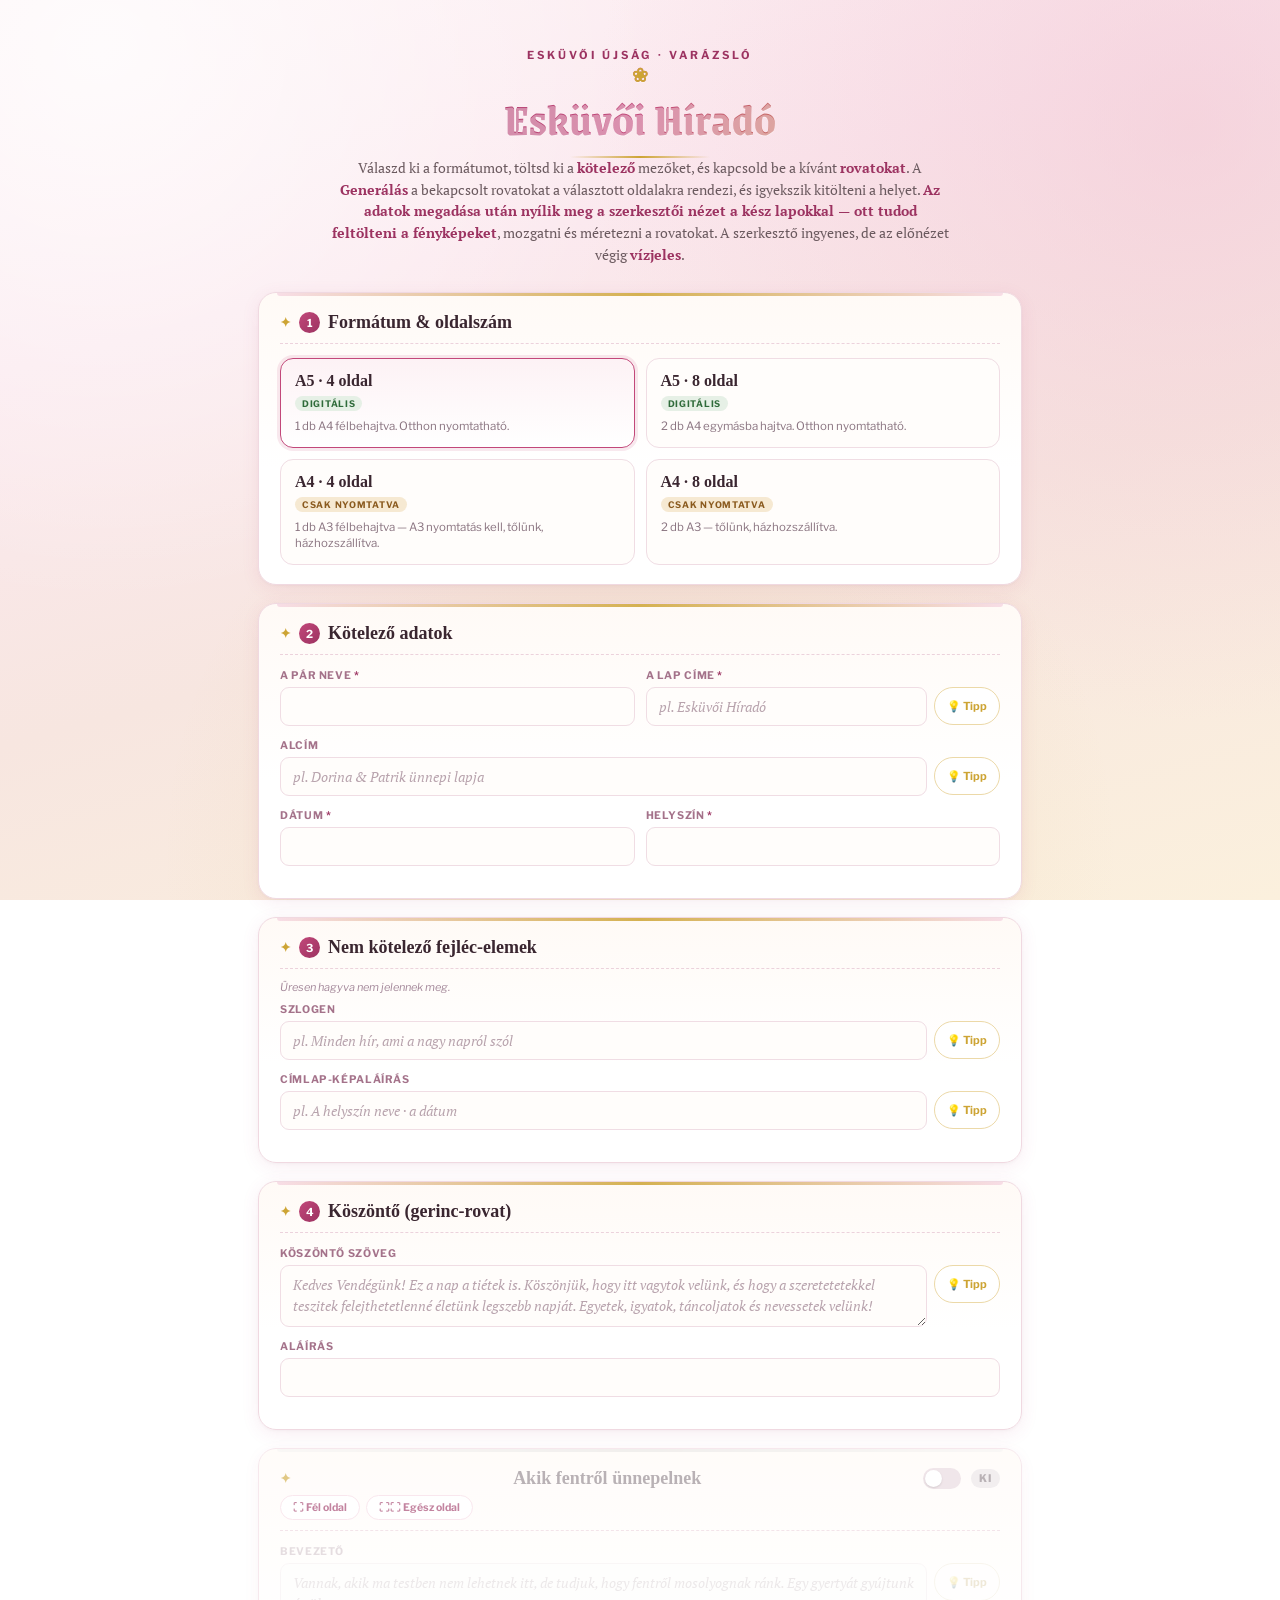
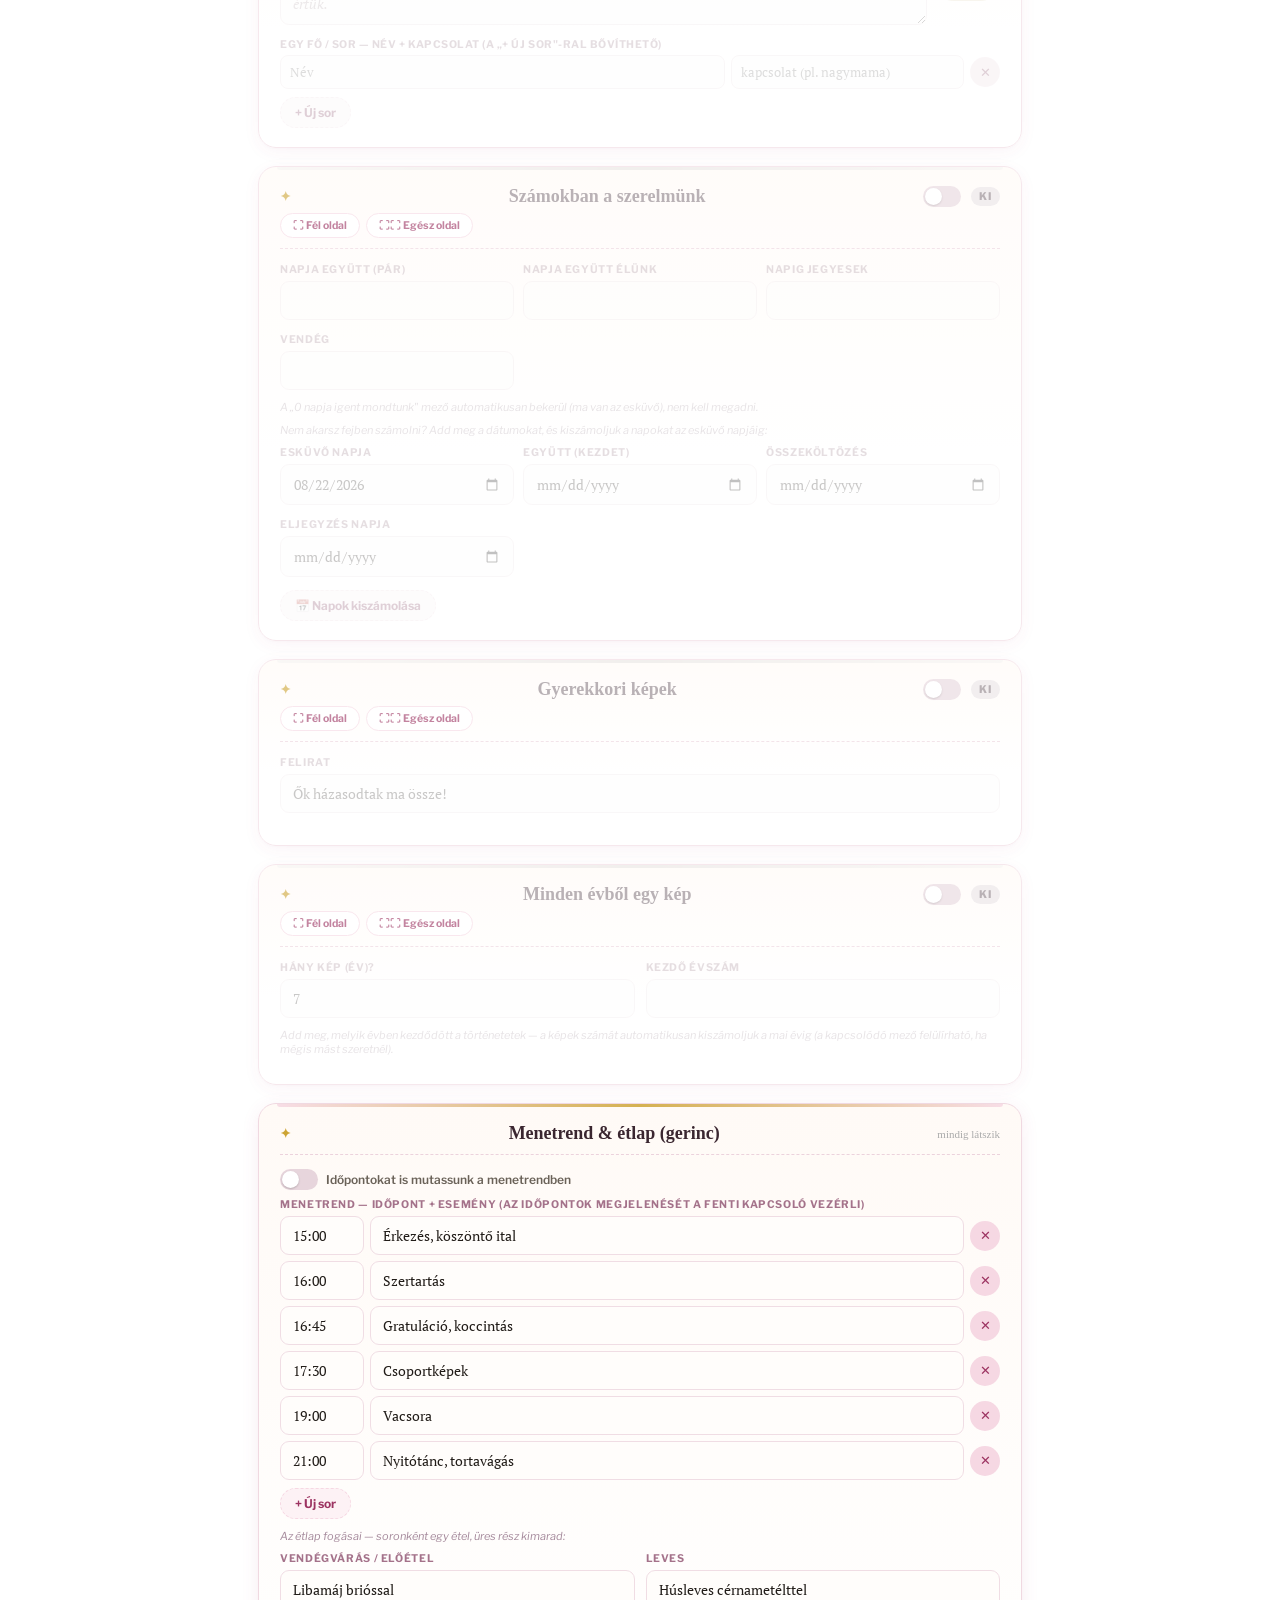
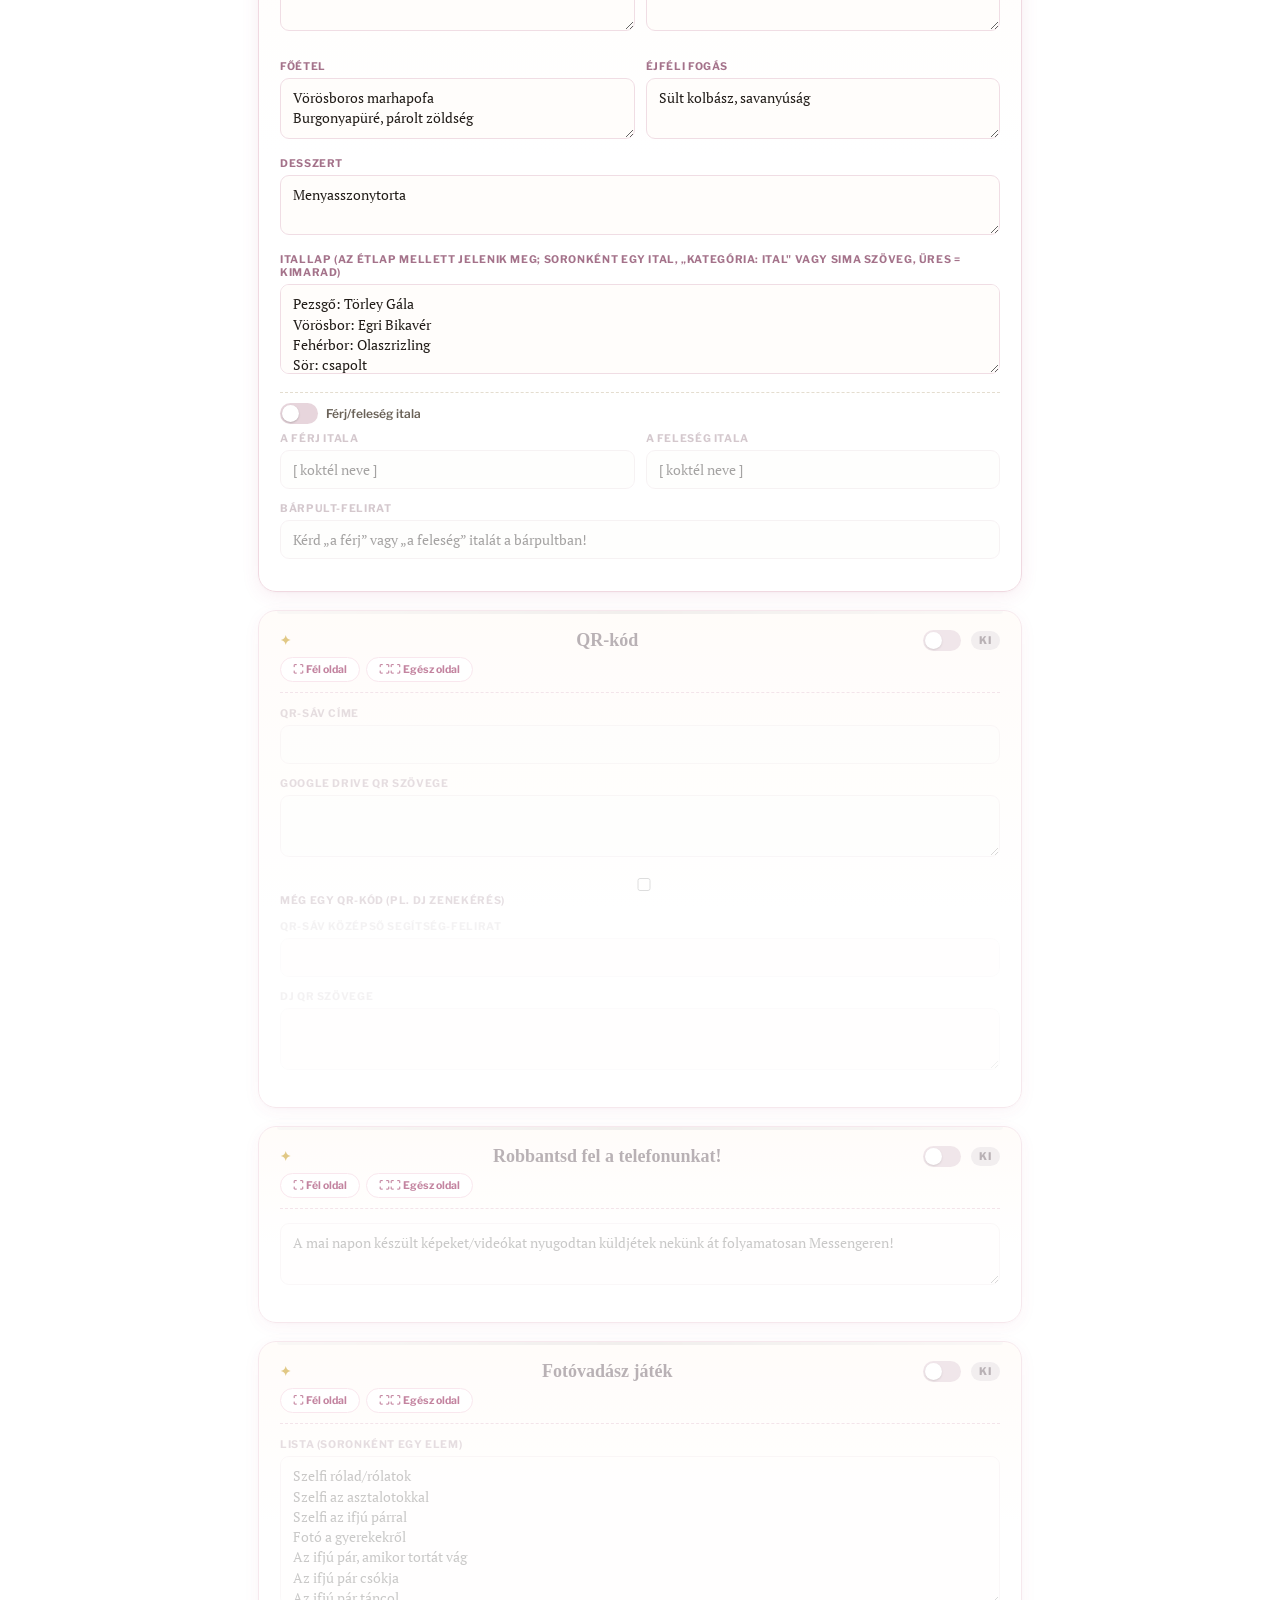
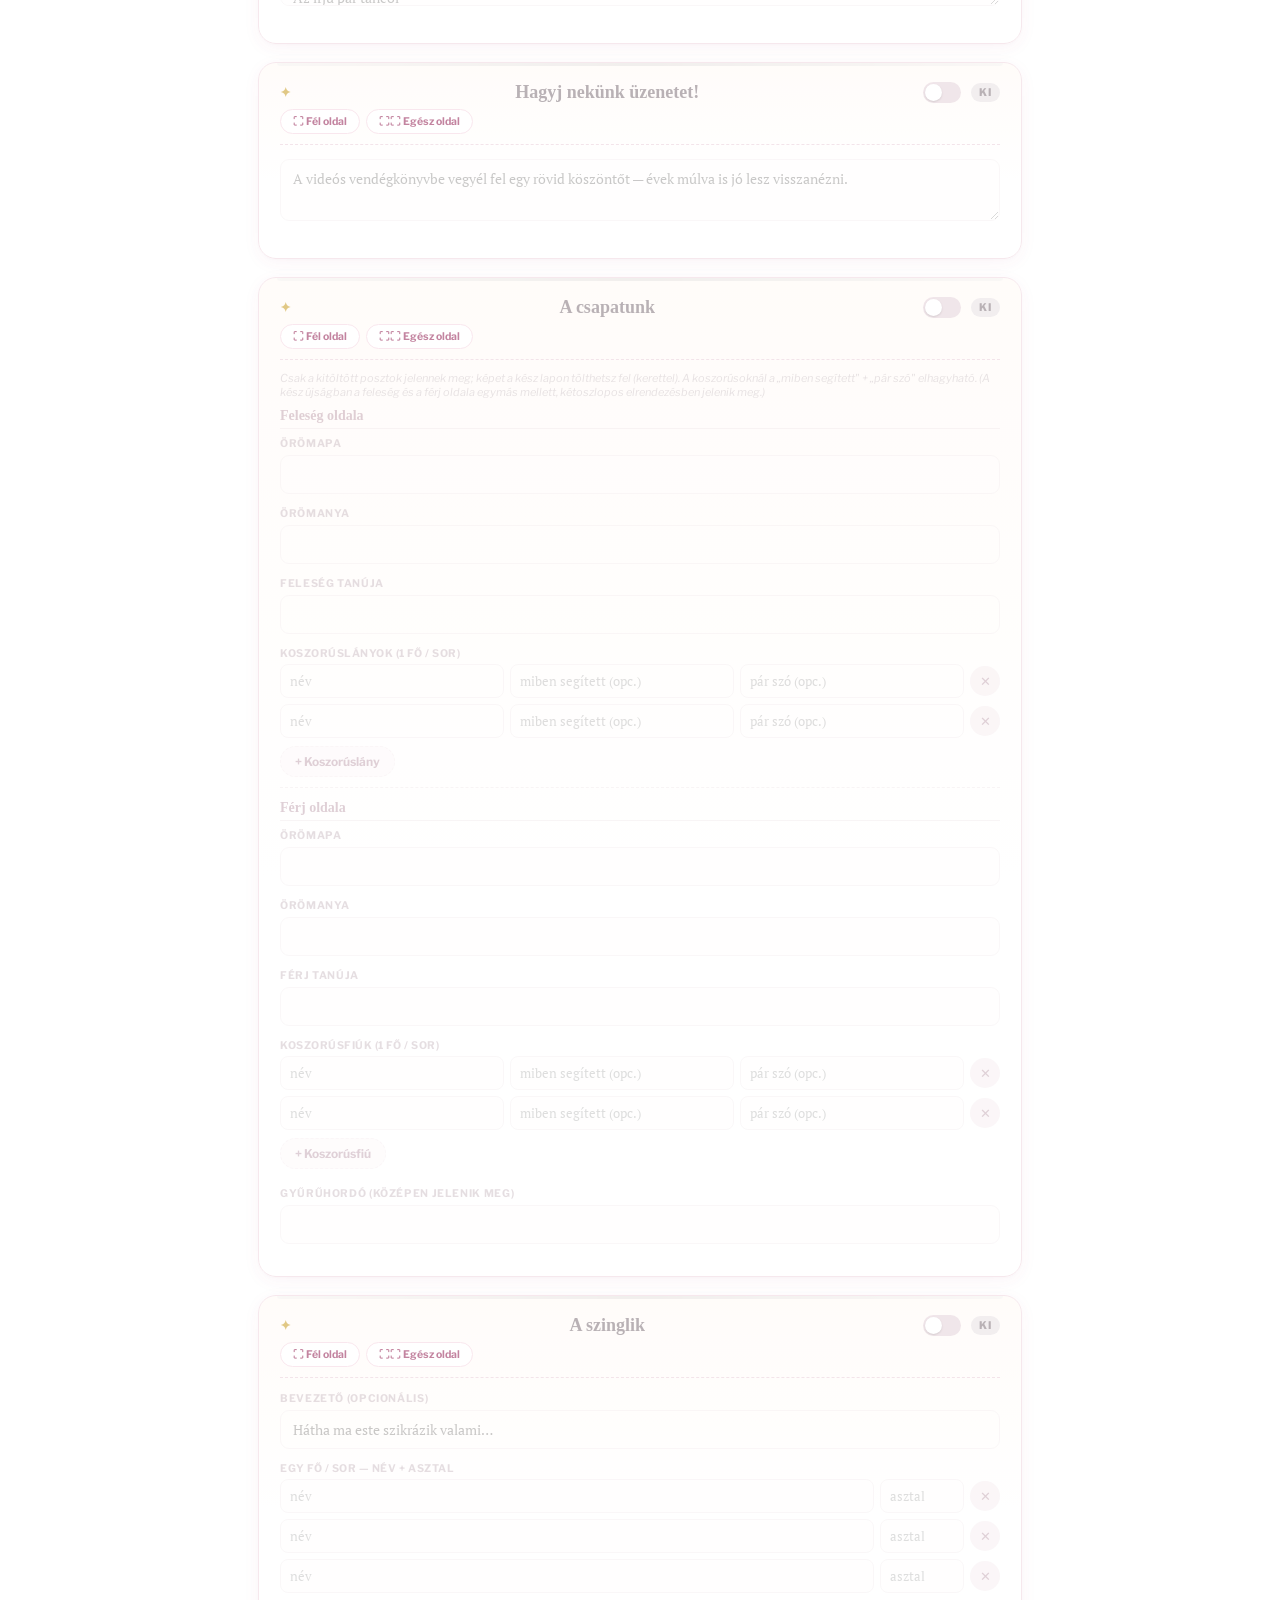
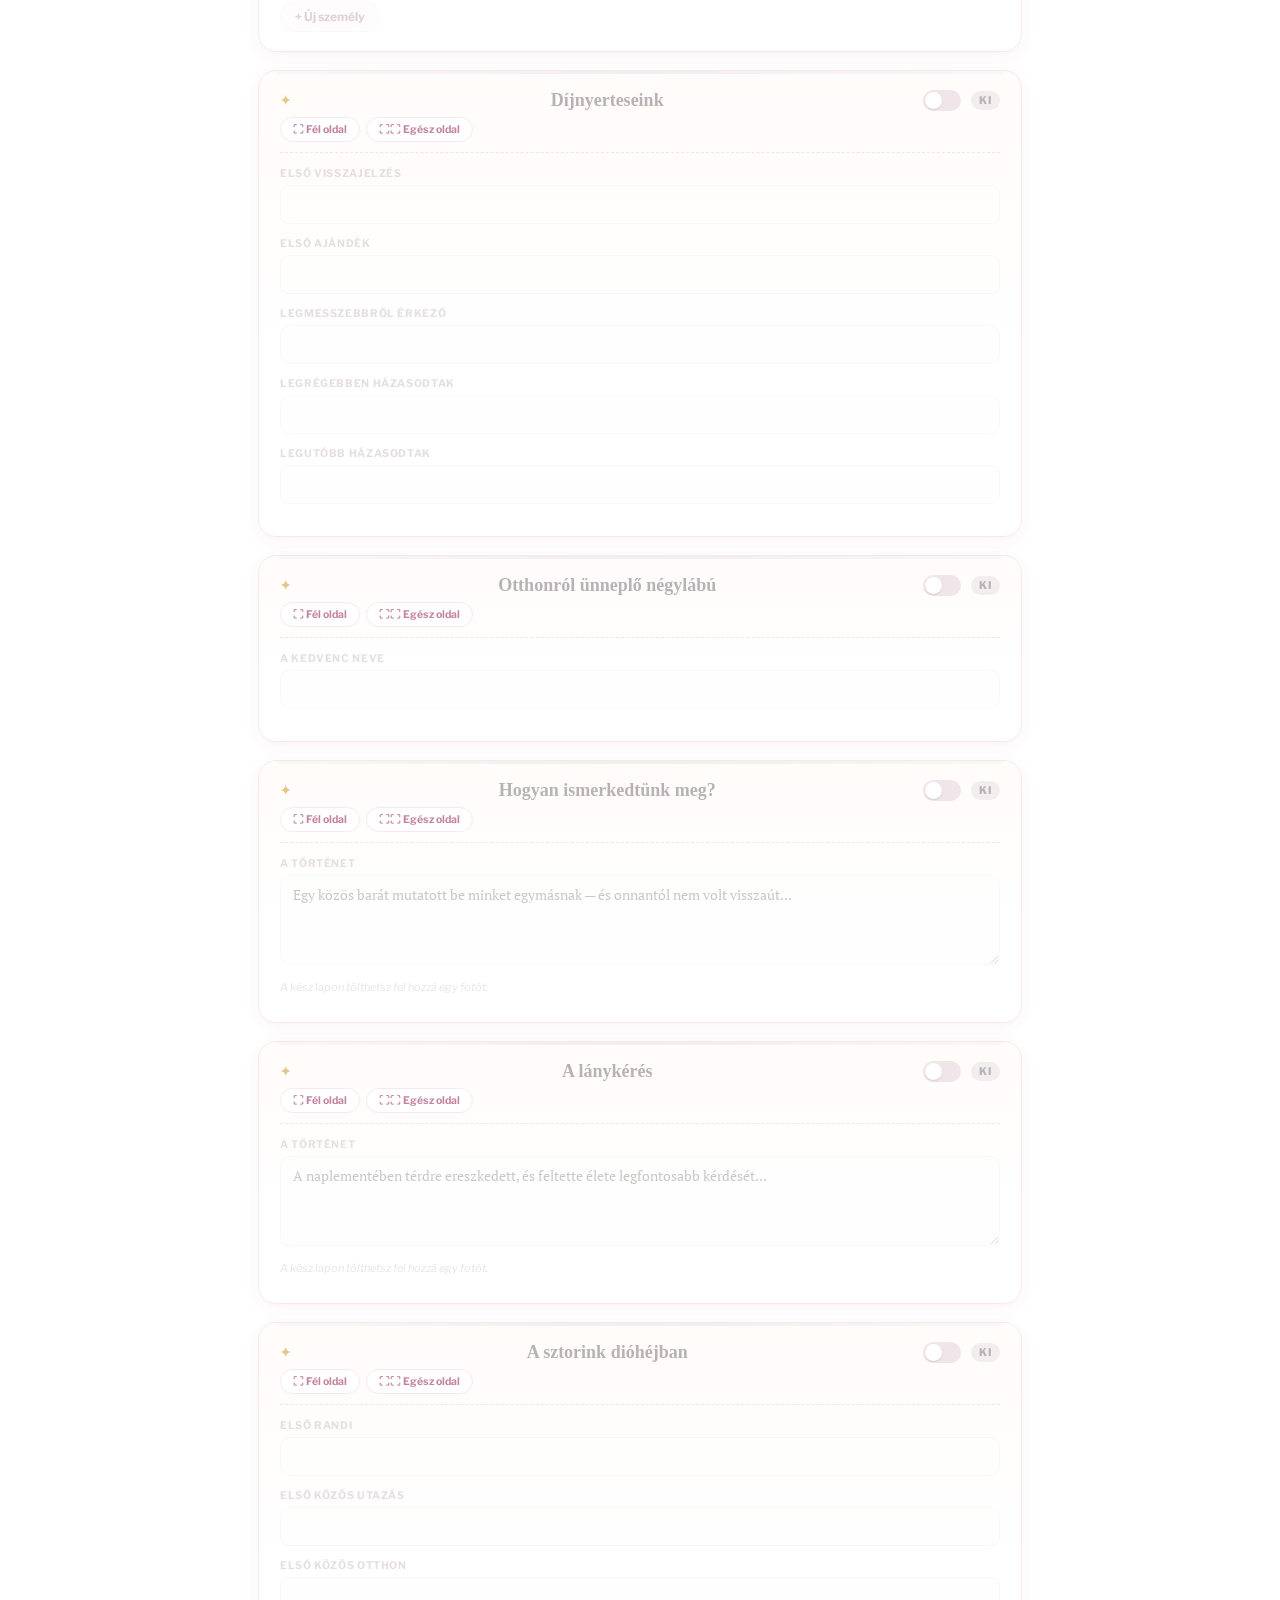
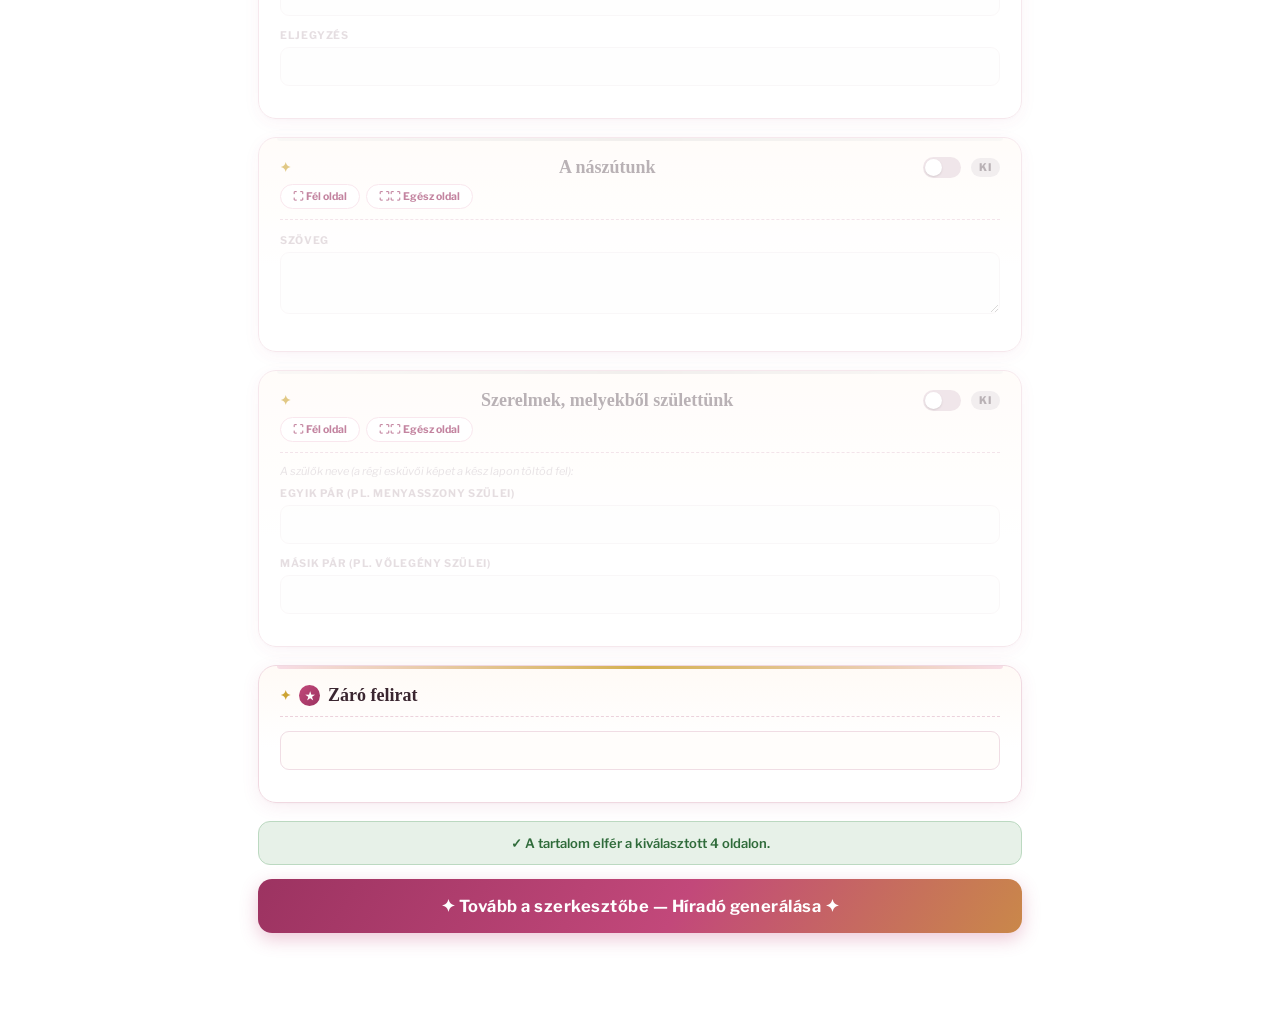
<file: eskuvoi-hirado-varazslo_26.html>
<!DOCTYPE html>
<html lang="hu">
<head>
<meta charset="UTF-8">
<meta name="viewport" content="width=device-width, initial-scale=1.0">
<title>Esküvői Híradó — Varázsló</title>
<style id="pgcss">@page{size:A4 portrait;margin:0;}</style>
<style>
@import url('https://fonts.googleapis.com/css2?family=Grenze+Gotisch:wght@400;600;700;800&family=Old+Standard+TT:ital,wght@0,400;0,700;1,400&family=PT+Serif:ital,wght@0,400;0,700;1,400;1,700&family=Libre+Franklin:wght@400;500;600;700;800&family=Cormorant+Garamond:ital,wght@0,400;0,600;1,400&family=EB+Garamond:ital,wght@0,400;0,600;1,400&family=Marcellus&family=Jost:wght@400;500;700&family=Dancing+Script:wght@400;600;700&display=swap');
:root{--paper:#fff;--ink:#111;--soft:#555;--claret:#6e2233;--wm-url:none;
  --wiz-rose:#c2487a;--wiz-rose-dark:#9c3361;--wiz-rose-pale:#f6d8e3;--wiz-gold:#cda434;--wiz-blush:#fdf2f5;--wiz-cream:#fffaf6;}
*{box-sizing:border-box;}
html,body{margin:0;padding:0;}
body{font-family:'PT Serif',Georgia,serif;color:#211c18;-webkit-font-smoothing:antialiased;
  background:
    radial-gradient(circle at 8% 6%,rgba(255,255,255,.75) 0,transparent 38%),
    radial-gradient(circle at 93% 14%,rgba(241,196,210,.55) 0,transparent 42%),
    radial-gradient(circle at 50% 95%,rgba(205,164,52,.13) 0,transparent 45%),
    linear-gradient(165deg,#fdf2f5 0%,#fbe8ee 30%,#f7e6e0 60%,#fbf0dd 100%);
  background-attachment:fixed;}

/* ===== WIZARD ===== */
.wiz{max-width:800px;margin:0 auto;padding:34px 18px 100px;}
.wiz-h{font-family:'Grenze Gotisch',serif;font-weight:700;font-size:46px;text-align:center;margin:0;line-height:1.05;position:relative;
  background:linear-gradient(120deg,var(--wiz-rose-dark),var(--wiz-rose) 50%,var(--wiz-gold) 100%);
  -webkit-background-clip:text;background-clip:text;-webkit-text-fill-color:transparent;color:var(--wiz-rose-dark);
  text-shadow:0 1px 0 rgba(255,255,255,.4);}
.wiz-h::before{content:'❀';display:block;font-size:19px;color:var(--wiz-gold);margin-bottom:8px;-webkit-text-fill-color:var(--wiz-gold);}
.wiz-h::after{content:'';display:block;width:140px;height:2px;margin:14px auto 0;background:linear-gradient(90deg,transparent,var(--wiz-gold),transparent);}
.wiz-sub{font-family:'Libre Franklin',sans-serif;text-align:center;font-size:11px;letter-spacing:.28em;text-transform:uppercase;color:var(--wiz-rose-dark);margin:14px 0 4px;font-weight:700;}
.wiz-note{text-align:center;font-size:13.5px;color:#6b5a5f;margin:0 auto 26px;max-width:620px;line-height:1.6;}
.wiz-note b{color:var(--wiz-rose-dark);}
.card{background:linear-gradient(180deg,var(--wiz-cream),#fff 60%);border:1px solid #f0d9e1;border-radius:18px;padding:19px 21px;margin-bottom:18px;box-shadow:0 4px 18px rgba(194,72,122,.09),0 1px 3px rgba(0,0,0,.03);position:relative;}
.card::before{content:'';position:absolute;top:0;left:18px;right:18px;height:3px;border-radius:0 0 4px 4px;background:linear-gradient(90deg,var(--wiz-rose-pale),var(--wiz-gold),var(--wiz-rose-pale));opacity:.85;}
.card h3{font-family:'Old Standard TT',serif;font-weight:700;font-size:18px;margin:0 0 14px;border-bottom:1.5px dashed #ecd2dc;padding-bottom:10px;display:flex;align-items:center;gap:8px;color:#3a2630;}
.card h3::before{content:'✦';color:var(--wiz-gold);font-size:13px;}
.card h3 .num{font-family:'Libre Franklin',sans-serif;font-size:11px;font-weight:700;background:linear-gradient(135deg,var(--wiz-rose),var(--wiz-rose-dark));color:#fff;border-radius:50%;width:21px;height:21px;display:inline-flex;align-items:center;justify-content:center;flex-shrink:0;}
.card.opt h3{justify-content:space-between;flex-wrap:wrap;gap:6px;}
.tgl{position:relative;}
.tgl-state{font-family:'Libre Franklin',sans-serif;font-size:10.5px;font-weight:800;letter-spacing:.08em;padding:3px 8px;border-radius:20px;background:#e9e3e5;color:#8a7e84;transition:.18s;margin-left:2px;}
.tgl input:checked ~ .tgl-state{background:linear-gradient(135deg,var(--wiz-rose),var(--wiz-rose-dark));color:#fff;}
.card.opt{transition:box-shadow .2s,border-color .2s,opacity .2s;}
.card.opt.card-off{opacity:.6;}
.card.opt.card-off::before{opacity:.25;filter:grayscale(1);}
.card.opt.card-off h3{color:#8a7e84;}
.card.opt.card-on{border-color:var(--wiz-rose);box-shadow:0 6px 22px rgba(194,72,122,.22),0 1px 3px rgba(0,0,0,.04);}
.card.opt.card-on::before{opacity:1;height:4px;}
.card.opt.card-on h3{color:var(--wiz-rose-dark);}
.card.opt.card-on::after{content:'AKTÍV ROVAT';position:absolute;top:-9px;left:18px;font-family:'Libre Franklin',sans-serif;font-size:9px;font-weight:800;letter-spacing:.12em;background:linear-gradient(135deg,var(--wiz-rose),var(--wiz-rose-dark));color:#fff;padding:3px 10px;border-radius:20px;box-shadow:0 2px 6px rgba(194,72,122,.35);}
.size-pref-grp{display:flex;gap:6px;flex:0 0 100%;}
.size-pref-btn{font-family:'Libre Franklin',sans-serif;font-size:10.5px;font-weight:700;border:1px solid var(--wiz-rose-pale);border-radius:20px;padding:5px 12px;background:#fff;color:var(--wiz-rose-dark);cursor:pointer;}
.size-pref-btn:hover{background:var(--wiz-blush);}
.size-pref-btn.on{background:linear-gradient(135deg,var(--wiz-rose),var(--wiz-rose-dark));color:#fff;border-color:var(--wiz-rose-dark);}
.fld{margin-bottom:13px;}
.fld label{display:block;font-family:'Libre Franklin',sans-serif;font-size:10.5px;font-weight:700;letter-spacing:.06em;color:#a4728a;margin-bottom:5px;text-transform:uppercase;}
.fld label .req{color:var(--wiz-rose-dark);}
.fld input,.fld textarea,.fld select{width:100%;font-family:'PT Serif',serif;font-size:14px;border:1.4px solid #f0dde4;border-radius:9px;padding:9px 12px;background:#fffdfb;color:#211c18;transition:.15s;}
.fld input:focus,.fld textarea:focus,.fld select:focus{outline:none;border-color:var(--wiz-rose);box-shadow:0 0 0 3px rgba(194,72,122,.13);}
.fld input.err{border-color:#c0392b;background:#fdecea;}
.fld input::placeholder,.fld textarea::placeholder{color:#b8a3ad;font-style:italic;opacity:1;}
.fld textarea{resize:vertical;min-height:62px;line-height:1.45;}
.fld-row{display:flex;gap:7px;align-items:flex-start;}
.fld-row input,.fld-row textarea{flex:1;}
.tipbtn{flex:0 0 auto;font-family:'Libre Franklin',sans-serif;font-size:11px;font-weight:700;white-space:nowrap;background:#fff;color:var(--wiz-gold);border:1.4px solid #ecd9a8;border-radius:20px;padding:0 12px;cursor:pointer;height:38px;}
.tipbtn:hover{background:#fbf3df;}
.tipbtn:active{transform:scale(.96);}
.tipbtn-ta{align-self:flex-start;margin-top:0;}
.grid2{display:grid;grid-template-columns:1fr 1fr;gap:11px;}
.grid3{display:grid;grid-template-columns:1fr 1fr 1fr;gap:9px;}
.grid4{display:grid;grid-template-columns:repeat(4,1fr);gap:9px;}
.subgrid{display:grid;grid-template-columns:1.2fr 1fr;gap:9px;}
.tinyhint{font-size:11px;color:#a4889a;margin:-3px 0 9px;font-family:'Libre Franklin',sans-serif;font-style:italic;}
@media(max-width:560px){.grid2,.grid3,.grid4,.subgrid{grid-template-columns:1fr;}}

/* toggle switch */
.tgl{display:inline-flex;align-items:center;gap:8px;font-family:'Libre Franklin',sans-serif;font-size:12px;font-weight:600;color:#6a6258;cursor:pointer;text-transform:none;letter-spacing:0;}
.tgl input{display:none;}
.tgl .sw{width:38px;height:21px;background:#e7d5dc;border-radius:11px;position:relative;transition:.18s;flex-shrink:0;}
.tgl .sw::after{content:"";position:absolute;top:2px;left:2px;width:17px;height:17px;border-radius:50%;background:#fff;transition:.18s;box-shadow:0 1px 2px rgba(0,0,0,.2);}
.tgl input:checked + .sw{background:linear-gradient(135deg,var(--wiz-rose),var(--wiz-gold));}
.tgl input:checked + .sw::after{left:19px;}
.opt-body{transition:.15s;}
.opt-body.off{opacity:.4;pointer-events:none;filter:grayscale(.4);}

/* format chooser */
.fmt-grid{display:grid;grid-template-columns:1fr 1fr;gap:11px;}
.fmt{border:1.5px solid #f0dde4;border-radius:13px;padding:13px 14px;cursor:pointer;background:#fffdfb;transition:.15s;}
.fmt:hover{border-color:var(--wiz-rose-pale);}
.fmt.sel{border-color:var(--wiz-rose);background:linear-gradient(180deg,var(--wiz-blush),#fff);box-shadow:0 0 0 3px rgba(194,72,122,.12);}
.fmt .ttl{font-family:'Old Standard TT',serif;font-weight:700;font-size:16px;color:#3a2630;}
.fmt .tag{display:inline-block;font-family:'Libre Franklin',sans-serif;font-size:9px;font-weight:700;letter-spacing:.08em;text-transform:uppercase;padding:2px 7px;border-radius:10px;margin-top:5px;}
.fmt .tag.dig{background:#e6f0e6;color:#2f6b3a;}
.fmt .tag.print{background:#f6e9d2;color:#8a5a1e;}
.fmt .desc{font-size:11.5px;color:#8a7480;margin-top:6px;font-family:'Libre Franklin',sans-serif;line-height:1.4;}

.gen-btn{display:block;width:100%;font-family:'Libre Franklin',sans-serif;font-weight:700;font-size:16.5px;background:linear-gradient(120deg,var(--wiz-rose-dark),var(--wiz-rose) 55%,var(--wiz-gold) 120%);color:#fff;border:none;border-radius:14px;padding:17px;cursor:pointer;margin-top:6px;letter-spacing:.03em;box-shadow:0 6px 18px rgba(194,72,122,.3);transition:transform .12s,box-shadow .12s;}
.gen-btn:hover{transform:translateY(-1px);box-shadow:0 9px 22px rgba(194,72,122,.4);}
.gen-btn:active{transform:translateY(0);}
.errbox{background:#fdecea;border:1px solid #e7a39a;color:#9a3327;border-radius:10px;padding:10px 13px;font-size:13px;margin-bottom:12px;display:none;font-family:'Libre Franklin',sans-serif;}
#resumeBar{background:linear-gradient(135deg,var(--wiz-blush),#fff);border:1.5px solid var(--wiz-rose);border-radius:14px;padding:12px 16px;margin-bottom:18px;display:flex;flex-wrap:wrap;align-items:center;justify-content:space-between;gap:10px;font-family:'Libre Franklin',sans-serif;font-size:12.5px;color:#3a2630;box-shadow:0 4px 16px rgba(194,72,122,.15);}
#resumeBar b{color:var(--wiz-rose-dark);}
#resumeBar .resumeBtns{display:flex;gap:8px;}
#resumeBar button{font-family:'Libre Franklin',sans-serif;font-size:12px;font-weight:700;border-radius:18px;padding:8px 14px;cursor:pointer;border:none;}
#resumeBar #resumeYes{background:linear-gradient(120deg,var(--wiz-rose-dark),var(--wiz-rose));color:#fff;}
#resumeBar #resumeNo{background:#fff;color:#8a7480;border:1.4px solid #e7d2da;}
#autosaveStatus{font-family:'Libre Franklin',sans-serif;font-size:10.5px;font-weight:700;color:#5a8a5f;opacity:0;transition:opacity .3s;white-space:nowrap;}
#autosaveStatus.show{opacity:.9;}
#autosaveStatus.err{color:#b5651d;}

/* ===== PAPER SCREEN ===== */
.paper-screen{display:none;}
.toolbar{background:linear-gradient(135deg,var(--wiz-cream),#fff 65%);color:#3a2630;display:flex;align-items:center;justify-content:space-between;gap:10px;padding:10px 16px;font-family:'Libre Franklin',sans-serif;font-size:12.5px;flex-wrap:wrap;border-bottom:1px solid #f0d9e1;box-shadow:0 2px 10px rgba(194,72,122,.08);}
.toolbar .hint{opacity:.85;font-size:11px;line-height:1.4;flex:1;min-width:170px;color:#6b5a5f;}
.toolbar .hint b{color:var(--wiz-rose-dark);}
.toolbar .btns{display:flex;gap:7px;flex-shrink:0;flex-wrap:wrap;align-items:center;}
.toolbar button{font-family:'Libre Franklin',sans-serif;font-weight:700;font-size:12.5px;border:none;border-radius:20px;padding:9px 14px;cursor:pointer;white-space:nowrap;transition:transform .12s,box-shadow .12s,filter .12s;}
.toolbar .back{background:#fff;color:var(--wiz-rose-dark);border:1.4px solid var(--wiz-rose-pale);}
.toolbar .mode{background:linear-gradient(135deg,var(--wiz-rose),var(--wiz-rose-dark));color:#fff;}
.toolbar .print{background:#fff;color:var(--wiz-rose-dark);border:1.4px solid var(--wiz-rose-pale);}
.toolbar .back:disabled{opacity:.4;cursor:not-allowed;}
.toolbar .done-btn{background:linear-gradient(120deg,var(--wiz-rose-dark),var(--wiz-rose) 55%,var(--wiz-gold) 120%);color:#fff;box-shadow:0 4px 14px rgba(194,72,122,.3);}
.toolbar .done-btn:hover{filter:brightness(1.06);box-shadow:0 6px 18px rgba(194,72,122,.4);}
.toolbar button:hover{filter:brightness(1.05);}
.toolbar button:active{transform:scale(.96);}
.toolbar .packsel{border:1.4px solid var(--wiz-rose-pale);}
.warnbar{background:#f6e9d2;color:#7a4a12;display:none;padding:9px 16px;font-family:'Libre Franklin',sans-serif;font-size:12px;text-align:center;border-bottom:1px solid #ecd2a0;}

.stage{padding:26px 16px 60px;display:flex;flex-direction:column;align-items:center;gap:22px;background:#5c5853;overflow-x:auto;-webkit-overflow-scrolling:touch;}
.page{background:var(--paper);position:relative;overflow:hidden;box-shadow:0 6px 26px rgba(0,0,0,.4);display:flex;flex-direction:column;flex-shrink:0;}
.size-a5 .page{width:148mm;height:210mm;padding:9mm 10mm 12mm;}
.size-a4 .page{width:210mm;height:297mm;padding:12mm 12mm 16mm;}
.pbody{flex:1;display:flex;flex-direction:column;min-height:0;}
.folio{display:flex;justify-content:space-between;font-family:'Libre Franklin',sans-serif;font-size:7px;letter-spacing:.16em;text-transform:uppercase;color:var(--soft);border-top:.6px solid var(--ink);padding-top:3px;margin-top:4px;}
.size-a4 .folio{font-size:8px;}
.wm{position:absolute;inset:0;z-index:30;pointer-events:none;background-image:var(--wm-url);background-repeat:repeat;}

.sheet-wrap{position:relative;overflow:hidden;background:#fff;box-shadow:0 6px 26px rgba(0,0,0,.4);}
.size-a5 .sheet-wrap{width:297mm;height:210mm;}   /* A4 FEKVŐ ív: két A5 álló oldal egymás mellett */
.size-a4 .sheet-wrap{width:420mm;height:297mm;}   /* A3 FEKVŐ ív */
.a4sheet{display:flex;width:100%;height:100%;}    /* nincs forgatás — natív fekvő, megbízható nyomtatás */
.a4sheet>.page{flex:0 0 auto;}                     /* fix méret, nincs flex-zsugorodás */
.size-a5.print-mode .page{box-shadow:none;width:148.5mm;}
.size-a4.print-mode .page{box-shadow:none;width:210mm;}

/* offscreen measurer */
.measurer{position:absolute;left:-9999px;top:0;visibility:hidden;}

/* ===== editorial bits ===== */
.rule-ox{border:0;border-top:3px solid var(--ink);position:relative;margin:4px 0;}
.rule-ox::after{content:"";position:absolute;left:0;right:0;top:3px;border-top:1px solid var(--ink);}
.rule-thin{border:0;border-top:1px solid var(--ink);margin:4px 0;}
.rule-hair{border:0;border-top:.6px solid var(--ink);margin:4px 0;}
.blk{margin-bottom:0;}
.ears{display:flex;justify-content:space-between;align-items:flex-end;font-family:'Libre Franklin',sans-serif;font-size:6.5px;letter-spacing:.12em;text-transform:uppercase;line-height:1.4;}
.size-a4 .ears{font-size:8px;}
.ears .slogan{border:.8px solid var(--ink);padding:3px 7px;text-align:center;font-size:6px;max-width:42mm;}
.size-a4 .ears .slogan{font-size:8px;max-width:60mm;}
.nameplate{font-family:'Grenze Gotisch',serif;font-weight:700;text-align:center;font-size:46px;line-height:.92;margin:2px 0 0;}
.size-a4 .nameplate{font-size:66px;}
.subname{font-family:'Libre Franklin',sans-serif;text-align:center;font-size:7px;letter-spacing:.3em;text-transform:uppercase;margin:2px 0 0;}
.size-a4 .subname{font-size:10px;}
.dateline-strip{display:flex;justify-content:space-between;font-family:'Libre Franklin',sans-serif;font-size:7px;letter-spacing:.1em;text-transform:uppercase;margin-top:2px;}
.size-a4 .dateline-strip{font-size:9px;}
.kicker{font-family:'Libre Franklin',sans-serif;font-weight:700;font-size:8px;letter-spacing:.26em;text-transform:uppercase;text-align:center;border-bottom:1px solid var(--ink);padding-bottom:3px;margin:0 0 5px;}
.size-a4 .kicker{font-size:10px;}
.lead-head{font-family:'Old Standard TT',serif;font-weight:700;text-align:center;line-height:1.0;margin:5px 0 2px;}
.bp{margin:0 0 6px;font-size:9.4px;line-height:1.5;text-align:justify;}
.size-a4 .bp{font-size:12px;}
.ico{display:inline-block;width:14px;height:14px;vertical-align:-2px;color:var(--ink);}
.ico svg,svg.ico{width:100%;height:100%;display:block;}
.sprite{position:absolute;width:0;height:0;overflow:hidden;}
.sprite symbol path,.sprite symbol circle,.sprite symbol rect{fill:none;stroke:currentColor;stroke-width:1.7;stroke-linecap:round;stroke-linejoin:round;}

.photo{border:1px solid var(--ink);background:linear-gradient(135deg,#cfe0e8,#e8d8cf 45%,#dfe7d2 78%,#e7d2dd);}
.imgbox{position:relative;overflow:hidden;}
.imgbox-img{position:absolute;left:0;top:0;transform-origin:0 0;user-select:none;-webkit-user-drag:none;max-width:none;pointer-events:none;}
.imgbox-ph{position:absolute;inset:0;display:flex;flex-direction:column;align-items:center;justify-content:center;gap:3px;cursor:pointer;color:#3a4a52;z-index:2;}
.imgbox-ph .plus{font-family:'Libre Franklin',sans-serif;font-size:14px;font-weight:700;border:1.4px solid currentColor;border-radius:50%;width:17px;height:17px;display:flex;align-items:center;justify-content:center;}
.imgbox-ph .lbl{font-family:'Libre Franklin',sans-serif;font-size:6.5px;font-weight:600;letter-spacing:.08em;text-transform:uppercase;text-align:center;padding:0 3px;}
.imgbox.has-img .imgbox-ph{display:none;}
.imgbox-file{display:none;}
.imgbox-ctr{position:absolute;left:3px;bottom:3px;display:none;gap:3px;z-index:40;}
.imgbox.has-img .imgbox-ctr{display:flex;}
.imgbox-ctr button{width:16px;height:16px;border:none;border-radius:3px;background:rgba(20,20,20,.72);color:#fff;font-size:12px;cursor:pointer;display:flex;align-items:center;justify-content:center;gap:3px;}
.imgbox-ctr .lbl{display:none;}
.caption{font-family:'Libre Franklin',sans-serif;font-size:7px;letter-spacing:.04em;color:var(--soft);margin-top:3px;border-bottom:.6px solid var(--ink);padding-bottom:4px;}
.size-a4 .caption{font-size:9px;}
.seal-stamp{position:absolute;width:34mm;height:auto;filter:drop-shadow(0 2px 3px rgba(0,0,0,.28));transform:rotate(-7deg);z-index:8;pointer-events:none;}
.size-a4 .seal-stamp{width:46mm;}
.hero{flex:1;min-height:60mm;}
.candle{text-align:center;font-size:13px;margin:4px 0 1px;}
.mem-intro{text-align:center;font-style:italic;font-size:9px;line-height:1.4;margin:2px auto 6px;max-width:92%;}
.size-a4 .mem-intro{font-size:11px;}
.mem-grid{display:flex;flex-wrap:wrap;justify-content:center;align-items:flex-start;gap:4mm 5mm;}
.mem-item{text-align:center;width:30%;max-width:46mm;}
.mem-item .imgbox{margin:0 auto;}
.mem-frame{height:20mm;}
.size-a4 .mem-frame{height:30mm;}
.mem-name{font-family:'Old Standard TT',serif;font-weight:700;font-size:9px;margin-top:2px;line-height:1.1;}
.mem-rel{font-family:'Libre Franklin',sans-serif;font-size:6px;letter-spacing:.08em;text-transform:uppercase;color:var(--soft);}
.stats{display:flex;justify-content:space-between;text-align:center;margin:7px 0;gap:4px;}
.stat{flex:1;border-right:.6px solid var(--ink);padding:0 3px;}
.stat:last-child{border-right:none;}
.stat .num{font-family:'Old Standard TT',serif;font-weight:700;font-size:25px;line-height:1;}
.size-a4 .stat .num{font-size:34px;}
.stat .lbl{font-family:'Libre Franklin',sans-serif;font-size:6.5px;letter-spacing:.06em;text-transform:uppercase;margin-top:3px;line-height:1.25;}
.size-a4 .stat .lbl{font-size:8.5px;}
.duo{display:flex;gap:5mm;}
.duo .photo{flex:1;height:31mm;}
.size-a4 .duo .photo{height:46mm;}
.duo-cap{font-family:'Old Standard TT',serif;font-weight:700;font-style:italic;text-align:center;font-size:13px;margin:4px 0 0;}
.size-a4 .duo-cap{font-size:17px;}
.yeargrid{display:grid;gap:4mm;}
.yeargrid .cell .photo{height:19mm;}
.size-a4 .yeargrid .cell .photo{height:30mm;}
.yeargrid .yr{font-family:'Libre Franklin',sans-serif;font-weight:700;font-size:7px;letter-spacing:.1em;text-align:center;margin-top:2px;}
.size-a4 .yeargrid .yr{font-size:9px;}
.col-head{font-family:'Old Standard TT',serif;font-weight:700;font-size:13px;text-align:center;border-bottom:1px solid var(--ink);padding-bottom:3px;margin:0 0 5px;display:flex;align-items:center;justify-content:center;gap:5px;}
.size-a4 .col-head{font-size:16px;}
.flow{position:relative;padding-left:15px;}
.flow::before{content:"";position:absolute;left:5px;top:5px;bottom:5px;width:1.5px;background:var(--ink);}
.flow .step{position:relative;margin-bottom:5.5px;font-family:'PT Serif',serif;font-size:9.2px;line-height:1.25;display:flex;align-items:center;gap:5px;}
.size-a4 .flow .step{font-size:11.5px;margin-bottom:8px;}
.flow .step::before{content:"";position:absolute;left:-13px;top:5px;width:6px;height:6px;border-radius:50%;background:var(--ink);}
.flow .step b{font-family:'Old Standard TT',serif;}
.flow .ico{width:13px;height:13px;flex-shrink:0;}
.menu .row{display:flex;justify-content:space-between;gap:6px;border-bottom:.5px dotted #999;padding:3px 0;}
.menu .row:last-child{border:none;}
.menu .course{font-family:'Libre Franklin',sans-serif;font-weight:700;font-size:6.5px;letter-spacing:.08em;text-transform:uppercase;white-space:nowrap;}
.size-a4 .menu .course{font-size:8.5px;}
.menu .dish{font-style:italic;font-size:8.5px;text-align:right;}
.size-a4 .menu .dish{font-size:11px;}
.hers-his{display:flex;gap:4mm;margin-top:5px;}
.hh{flex:1;border:1px solid var(--ink);padding:5px;text-align:center;}
.hh .t{font-family:'Libre Franklin',sans-serif;font-weight:700;font-size:6.5px;letter-spacing:.08em;text-transform:uppercase;color:var(--soft);display:flex;align-items:center;justify-content:center;gap:3px;}
.hh .n{font-family:'Old Standard TT',serif;font-weight:700;font-style:italic;font-size:11px;margin-top:2px;}
.bar-note{text-align:center;font-style:italic;font-size:8.5px;margin-top:4px;}
.qr-band{border:1.5px solid var(--ink);padding:7px 9px;}
.qr-band-h{font-family:'Old Standard TT',serif;font-weight:700;font-size:13px;text-align:center;margin:0 0 6px;display:flex;align-items:center;justify-content:center;gap:6px;}
.qr-row{display:flex;align-items:stretch;gap:6px;}
.qr-row-1{justify-content:center;}
.qr-row-1 .qr-cell{flex:0 1 55%;max-width:55%;}
.qr-cell{flex:1;text-align:center;display:flex;flex-direction:column;}
.qrbox{width:27mm;height:27mm;margin:0 auto;border:1px solid var(--ink);background:#fff;}
.size-a4 .qrbox{width:36mm;height:36mm;}
.qr-cap{font-family:'PT Serif',serif;font-size:7.4px;line-height:1.3;text-align:left;margin-top:5px;}
.size-a4 .qr-cap{font-size:9.5px;}
.qr-mid{flex:0 0 27mm;display:flex;align-items:center;text-align:center;font-family:'Old Standard TT',serif;font-style:italic;font-size:8.6px;line-height:1.3;padding:0 4px;border-left:.6px solid var(--ink);border-right:.6px solid var(--ink);}
.rovat-h{font-family:'Old Standard TT',serif;font-weight:700;font-size:12px;border-bottom:1px solid var(--ink);padding-bottom:2px;margin:0 0 4px;display:flex;align-items:center;gap:5px;}
.size-a4 .rovat-h{font-size:15px;}
.act-cols{display:flex;gap:6mm;}
.act-cols > div{flex:1;}
.rovat p{font-size:8.4px;text-align:left;line-height:1.4;margin:0;}
.size-a4 .rovat p{font-size:11px;}
.hunt-intro{font-size:8.4px;font-style:italic;margin:0 0 4px;text-align:left;}
.hunt-list{list-style:none;padding:0;margin:0;}
.hunt-list li{display:flex;align-items:center;gap:5px;font-family:'PT Serif',serif;font-size:8.4px;line-height:1.2;padding:1.6px 0;}
.size-a4 .hunt-list li{font-size:11px;padding:3px 0;}
.cbx{flex-shrink:0;width:8px;height:8px;border:1px solid var(--ink);}
.hunt-list .ico{flex-shrink:0;width:14px;height:14px;}
.closer{display:flex;align-items:center;justify-content:center;gap:6px;font-family:'Old Standard TT',serif;font-style:italic;font-size:10px;border-top:1px solid var(--ink);padding-top:6px;}
.size-a4 .closer{font-size:13px;}
.duo-row{display:flex;gap:6mm;align-items:flex-start;}
.duo-row>.blk{flex:1 1 0;min-width:0;}
.filler-quote{text-align:center;font-family:'Old Standard TT',serif;font-style:italic;font-size:13px;line-height:1.35;color:var(--claret);padding:8px 6px;border-top:1px solid var(--claret);border-bottom:1px solid var(--claret);}
.filler-blk{text-align:center;}
.quote-btn{margin-top:6px;font-family:'Libre Franklin',sans-serif;font-size:10px;font-weight:700;background:#efe7d8;color:#6e2233;border:1px solid #d8c8ad;border-radius:6px;padding:4px 10px;cursor:pointer;}
.quote-btn:hover{background:#e7dcc7;}
.size-a4 .filler-quote{font-size:18px;}
.filler-orn{text-align:center;font-size:15px;color:var(--ink);letter-spacing:.4em;}
.spread{justify-content:space-between;}
.pbody.lonely{justify-content:center;align-items:stretch;}
.pbody.lonely>.blk{zoom:1.4;}
.size-a4 .pbody.lonely>.blk{zoom:1.25;}
/* image frames */
.imgbox-clip{position:absolute;inset:0;overflow:hidden;}
.imgbox.fr-round .imgbox-clip{border-radius:14px;}
.imgbox.fr-circle .imgbox-clip{clip-path:circle(50%);}
.imgbox.fr-heart .imgbox-clip{clip-path:url(#heartClip);}
/* topbar + format bar + style packs */
.topbar{position:sticky;top:0;z-index:60;}
.packsel{font-family:'Libre Franklin',sans-serif;font-size:12px;border-radius:20px;border:1.4px solid var(--wiz-rose-pale);padding:8px 11px;background:#fff;color:var(--wiz-rose-dark);cursor:pointer;font-weight:700;}
.fmtbar{background:linear-gradient(135deg,#3a2630,#2b1c24);color:#f3efe9;display:none;align-items:center;gap:6px;padding:8px 14px;font-family:'Libre Franklin',sans-serif;flex-wrap:wrap;position:sticky;top:0;z-index:59;}
.fmtbar.show{display:flex;}
.fmtbar button{background:rgba(255,255,255,.12);color:#fff;border:none;border-radius:6px;min-width:32px;height:32px;cursor:pointer;font-size:14px;font-family:Georgia,serif;padding:0 7px;}
.fmtbar button:hover{background:rgba(255,255,255,.22);}
.fmtbar .sep{width:1px;height:20px;background:rgba(255,255,255,.2);margin:0 4px;}
.fmtbar label{font-size:11px;opacity:.8;}
.fmtbar select{font-family:'Libre Franklin',sans-serif;font-size:12px;border-radius:6px;border:none;padding:7px 8px;background:#fff;color:#111;cursor:pointer;}
.pack-romantic .nameplate{font-family:'Marcellus',serif;letter-spacing:.02em;}
.pack-romantic .lead-head,.pack-romantic .col-head,.pack-romantic .qr-band-h,.pack-romantic .rovat-h,.pack-romantic .duo-cap,.pack-romantic .closer,.pack-romantic .filler-quote,.pack-romantic .mem-name,.pack-romantic .stat .num,.pack-romantic .hh .n{font-family:'Cormorant Garamond',serif;}
.pack-romantic .bp,.pack-romantic p,.pack-romantic .hunt-list li,.pack-romantic .flow .step,.pack-romantic .menu .dish,.pack-romantic .qr-cap,.pack-romantic .mem-intro,.pack-romantic .qr-mid{font-family:'EB Garamond',serif;}
.pack-modern .nameplate{font-family:'Jost',sans-serif;font-weight:700;letter-spacing:.06em;}
.pack-modern .lead-head,.pack-modern .col-head,.pack-modern .qr-band-h,.pack-modern .rovat-h,.pack-modern .duo-cap,.pack-modern .closer,.pack-modern .stat .num,.pack-modern .hh .n,.pack-modern .filler-quote{font-family:'Jost',sans-serif;}
.pack-modern .bp,.pack-modern p,.pack-modern .hunt-list li,.pack-modern .flow .step,.pack-modern .menu .dish,.pack-modern .qr-cap,.pack-modern .mem-intro,.pack-modern .qr-mid{font-family:'Libre Franklin',sans-serif;}
.imgbox.bw .imgbox-img{filter:grayscale(1) contrast(1.05);}
.req-cell .photo{outline:2px solid var(--claret);outline-offset:-2px;}
.reqbadge{color:var(--claret);font-weight:700;}
.t-time{color:var(--claret);font-family:'Libre Franklin',sans-serif;font-size:.82em;margin-right:4px;letter-spacing:.02em;}
.tm-grid{display:flex;flex-wrap:wrap;justify-content:center;gap:4mm;}
.tm-grid>.tm-card{flex:0 0 calc(25% - 3mm);max-width:calc(25% - 3mm);}
.tm-grid-2{display:grid;grid-template-columns:repeat(2,1fr);}
.tm-grid-2>.tm-card{flex:none;max-width:none;}
.tm-card{text-align:center;}
.tm-card .photo{height:22mm;}
.size-a4 .tm-card .photo{height:32mm;}
.tm-role{font-family:'Libre Franklin',sans-serif;font-size:6.5px;letter-spacing:.08em;text-transform:uppercase;color:var(--claret);font-weight:700;margin-top:3px;}
.size-a4 .tm-role{font-size:8.5px;}
.tm-name{font-family:'Old Standard TT',serif;font-weight:700;font-size:9px;line-height:1.1;}
.size-a4 .tm-name{font-size:12px;}
.tm-desc{font-size:6.5px;color:var(--soft);font-style:italic;line-height:1.2;margin-top:1px;}
.size-a4 .tm-desc{font-size:8.5px;}
.rep{display:flex;flex-direction:column;gap:6px;margin-bottom:8px;}
.rep-row{display:flex;gap:6px;align-items:center;}
.r-in{flex:1;font-family:'PT Serif',serif;font-size:13px;border:1.4px solid #f0dde4;border-radius:8px;padding:7px 9px;background:#fffdfb;color:#211c18;min-width:0;}
.r-in:focus{outline:none;border-color:var(--claret);}
.r-time{flex:0 0 84px;}
.r-wide{flex:2;}
.rep-del{flex:0 0 auto;background:var(--wiz-rose-pale);border:none;border-radius:50%;width:30px;height:30px;cursor:pointer;color:var(--wiz-rose-dark);font-size:13px;}
.rep-del:hover{background:#eec2d4;}
.addrow{font-family:'Libre Franklin',sans-serif;font-weight:700;font-size:12px;background:var(--wiz-blush);color:var(--wiz-rose-dark);border:1.4px dashed var(--wiz-rose-pale);border-radius:20px;padding:7px 14px;cursor:pointer;}
.addrow:hover{background:#f6dbe6;}
.side-h{font-family:'Old Standard TT',serif;font-weight:700;font-size:14px;border-bottom:1px solid #ecd2dc;padding-bottom:4px;margin:0 0 8px;color:var(--wiz-rose-dark);}
.minlbl{display:block;font-family:'Libre Franklin',sans-serif;font-size:10.5px;font-weight:700;letter-spacing:.05em;color:#a4728a;margin:6px 0 4px;text-transform:uppercase;}
.team-stack>div{margin-bottom:12px;padding-bottom:10px;border-bottom:1px dashed #ecd2dc;}
.team-stack>div:last-child{border-bottom:none;margin-bottom:0;}
.years-half{display:flex;flex-direction:column;justify-content:center;flex:1;}
.size-a5 .years-half{min-height:84mm;}
.size-a4 .years-half{min-height:122mm;}
.year-row{display:grid;gap:4mm;margin:3mm 0;}
.year-row .cell .photo{height:19mm;}
.size-a4 .year-row .cell .photo{height:30mm;}
.year-row .yr{font-family:'Libre Franklin',sans-serif;font-weight:700;font-size:7px;letter-spacing:.1em;text-align:center;margin-top:2px;}
.size-a4 .year-row .yr{font-size:9px;}
.year-feature{text-align:center;margin:2mm 0;}
.year-big{display:inline-block;width:48mm;vertical-align:top;}
.size-a4 .year-big{width:70mm;}
.year-big .photo,.year-big .imgbox-clip{height:34mm;}
.size-a4 .year-big .photo,.size-a4 .year-big .imgbox-clip{height:50mm;}
.year-big .photo{border-width:1.6px;}
.year-big-lbl{font-weight:700;font-size:10px;margin-top:1mm;}
.size-a4 .year-big-lbl{font-size:13px;}
.fitbar{font-family:'Libre Franklin',sans-serif;font-size:13px;font-weight:600;border-radius:12px;padding:12px 15px;margin-bottom:14px;text-align:center;line-height:1.4;}
.fitbar.ok{background:#e7f1e8;color:#2f6b3a;border:1px solid #bcd9c1;}
.fitbar.warn{background:#fbf0db;color:#8a5a1e;border:1px solid #e7c98d;}
.fitbar.bad{background:#fdeceb;color:#9a3327;border:1px solid #e8a49b;}
.team-page{display:flex;flex-direction:column;}
.team-split{display:flex;flex:1;}
.team-col{flex:1;padding:0 4mm;}
.team-col:first-child{border-right:1.2px solid var(--ink);}
.side-h-paper{font-family:'Old Standard TT',serif;font-weight:700;font-size:13px;text-align:center;border-bottom:1px solid var(--ink);padding-bottom:3px;margin:0 0 6px;}
.size-a4 .side-h-paper{font-size:17px;}
.tm-help{font-family:'Libre Franklin',sans-serif;font-size:6px;letter-spacing:.05em;text-transform:uppercase;color:var(--ink);margin-top:1px;line-height:1.15;}
.size-a4 .tm-help{font-size:8px;}
.gyuru-wrap{text-align:center;}
.editable{outline:none;}

@media print{
  *{-webkit-print-color-adjust:exact!important;print-color-adjust:exact!important;color-adjust:exact!important;}
  body{background:#fff;}
  .wiz,.topbar{display:none;}
  .stage{padding:0;gap:0;background:#fff;}
  .sheet-wrap{box-shadow:none;page-break-after:always;}
  .sheet-wrap:last-child{page-break-after:auto;}
  #stage>.page{page-break-after:always;}
  #stage>.page:last-child{page-break-after:auto;}
  .page{box-shadow:none;}
  .imgbox-ctr{display:none!important;}
  .quote-btn{display:none!important;}
  .rsz{display:none!important;}
  .imgbox.sel{outline:none!important;}
}
.rsz{position:absolute;width:13px;height:13px;background:#fff;border:1.6px solid var(--claret);border-radius:3px;z-index:50;display:none;box-shadow:0 1px 2px rgba(0,0,0,.35);touch-action:none;}
.imgbox.sel .rsz{display:block;}
.imgbox.sel{outline:1.5px dashed var(--claret);outline-offset:2px;}
.rsz-nw{top:0;left:0;cursor:nwse-resize;}
.rsz-ne{top:0;right:0;cursor:nesw-resize;}
.rsz-se{bottom:0;right:0;cursor:nwse-resize;}
.rsz-sw{bottom:0;left:0;cursor:nesw-resize;}
.rsz-n{top:0;left:50%;margin-left:-6.5px;cursor:ns-resize;}
.rsz-s{bottom:0;left:50%;margin-left:-6.5px;cursor:ns-resize;}
.rsz-e{right:0;top:50%;margin-top:-6.5px;cursor:ew-resize;}
.rsz-w{left:0;top:50%;margin-top:-6.5px;cursor:ew-resize;}
.rsz-move{top:50%;left:50%;transform:translate(-50%,-50%);width:24px;height:24px;border-radius:50%;background:var(--claret);color:#fff;border:2px solid #fff;display:none;align-items:center;justify-content:center;font-size:13px;cursor:move;line-height:1;}
.imgbox.sel .rsz-move{display:flex;}
.imgbox.wrap-left{float:left;margin:0 4mm 2mm 0;}
.imgbox.wrap-right{float:right;margin:0 0 2mm 4mm;}
.blk-grip{position:absolute;top:2px;left:2px;z-index:46;display:flex;align-items:center;gap:4px;background:rgba(110,34,51,.9);color:#fff;font-family:'Libre Franklin',sans-serif;font-size:9px;font-weight:700;letter-spacing:.04em;padding:2px 7px;border-radius:5px;cursor:grab;opacity:.4;touch-action:none;user-select:none;}
.blk:hover>.blk-grip,.blk.bsel>.blk-grip{opacity:1;}
.blk-grip:active{cursor:grabbing;}
.blk-center-btn{position:absolute;top:2px;left:80px;z-index:46;display:none;align-items:center;gap:4px;background:rgba(47,109,125,.92);color:#fff;font-family:'Libre Franklin',sans-serif;font-size:9px;font-weight:700;letter-spacing:.04em;padding:2px 7px;border-radius:5px;cursor:pointer;border:none;}
.blk:hover>.blk-center-btn,.blk.bsel>.blk-center-btn{display:flex;}
.blk-center-btn:hover{background:rgba(47,109,125,1);}
.blk-size-half,.blk-size-full{position:absolute;top:2px;z-index:46;display:none;align-items:center;gap:4px;background:rgba(138,90,30,.85);color:#fff;font-family:'Libre Franklin',sans-serif;font-size:9px;font-weight:700;letter-spacing:.04em;padding:2px 7px;border-radius:5px;cursor:pointer;border:none;white-space:nowrap;}
.blk-size-half{left:158px;}
.blk-size-full{left:225px;}
.blk:hover>.blk-size-half,.blk.bsel>.blk-size-half,.blk:hover>.blk-size-full,.blk.bsel>.blk-size-full{display:flex;}
.blk-size-half:hover,.blk-size-full:hover{background:rgba(138,90,30,1);}
.blk-size-half.on,.blk-size-full.on{background:#8a5a1e;display:flex!important;box-shadow:0 0 0 2px #fff inset;}
.blk-rsz{display:none!important;}
.blk.bsel>.rsz{display:block;}
.blk.bsel{outline:1.5px dashed var(--claret);outline-offset:3px;}
.blk.dragging{opacity:.55;}
.page.snapgrid .pbody{background-image:linear-gradient(to right,rgba(110,34,51,.13) 1px,transparent 1px),linear-gradient(to bottom,rgba(110,34,51,.13) 1px,transparent 1px);background-size:4mm 4mm;background-position:0 0;outline:1px dashed rgba(110,34,51,.5);outline-offset:0;}
.blk.swap-target{outline:2.5px solid #2f7d3a !important;outline-offset:3px;background:rgba(47,125,58,.06);}
.page.move-target{outline:3px solid #2f7d3a;outline-offset:-3px;}
.page.over{outline:2px solid #c0392b;outline-offset:-2px;}
.drop-line{position:absolute;height:3px;background:var(--claret);border-radius:2px;z-index:9999;display:none;pointer-events:none;box-shadow:0 0 4px rgba(110,34,51,.6);}
@media print{.blk-grip,.blk-rsz,.blk-center-btn,.blk-size-half,.blk-size-full{display:none!important;}.blk.bsel{outline:none!important;}.page.over{outline:none!important;}.drop-line{display:none!important;}.blk.swap-target{outline:none!important;background:none!important;}.page.move-target{outline:none!important;}.page.snapgrid .pbody{background:none!important;outline:none!important;}}
.projrow{display:flex;flex-wrap:wrap;align-items:center;gap:8px;margin:0 0 16px;}
.projbtn{font-family:'Libre Franklin',sans-serif;font-size:13px;font-weight:700;background:#fff;color:var(--wiz-rose-dark);border:1.4px solid var(--wiz-rose-pale);border-radius:20px;padding:9px 15px;cursor:pointer;}
.projbtn:hover{background:var(--wiz-blush);}
.projhint{font-family:'Libre Franklin',sans-serif;font-size:11px;color:#a4889a;flex:1;min-width:160px;font-style:italic;}
.imgbox.lowres::after{content:'⚠ kis felbontás';position:absolute;top:3px;left:3px;z-index:30;background:rgba(154,51,39,.92);color:#fff;font-family:'Libre Franklin',sans-serif;font-size:8px;font-weight:700;padding:2px 5px;border-radius:4px;pointer-events:none;letter-spacing:.02em;}
@media print{.projrow{display:none!important;}.imgbox.lowres::after{display:none!important;}}

/* ===== MOBIL: szerkesztő nézet (csak képernyőn, nyomtatásnál és PC-n nem aktív) ===== */
@media screen and (max-width:760px){
  .toolbar{padding:6px 8px;gap:6px;}
  .toolbar .hint{display:none;}
  .toolbar .btns{width:100%;justify-content:center;gap:5px;}
  .toolbar button,.toolbar select{font-size:10.5px;padding:6px 9px;border-radius:14px;}
  .toolbar .packsel{flex:1 1 100%;order:-1;margin-bottom:2px;font-size:11px;padding:6px 8px;}
  .stage{padding:14px 8px 40px;gap:14px;align-items:safe center;}
  .page{zoom:.5;}                /* a teljes lap fele méretben, valódi (nem virtuális) elrendezés-zsugorítással — nincs vízszintes túlcsordulás */
  .sheet-wrap{zoom:.5;}
  .sheet-wrap .page{zoom:1;}     /* a sheet-wrap már fele méretű, a benne lévő lapokat nem zsugorítjuk duplán */
  .fmtbar{padding:5px 6px;gap:3px;}
  .fmtbar button{min-width:26px;height:26px;font-size:12px;}
  .fmtbar select{font-size:11px;padding:5px;}
  .rsz{width:17px;height:17px;}
  .rsz-move{width:25px;height:25px;font-size:11px;}
  /* kép-vezérlők: nagyobb ikonok, a Keret/Képcsere feliratos gombbá válik */
  .imgbox-ctr{gap:4px;left:5px;bottom:5px;}
  .imgbox-ctr button{width:22px;height:22px;font-size:12px;border-radius:5px;}
  .imgbox-ctr button[data-a="shape"],.imgbox-ctr button[data-a="del"]{width:auto;padding:0 8px;font-size:10px;font-family:'Libre Franklin',sans-serif;font-weight:700;border-radius:10px;}
  .imgbox-ctr button[data-a="shape"] .ic,.imgbox-ctr button[data-a="del"] .ic{display:none;}
  .imgbox-ctr .lbl{display:inline;}
  /* rovat-eszközök: a dobozon KÍVÜL, bal felül; kijelöletlenül csak a "Kijelölés" gomb látszik */
  .blk-grip,.blk-center-btn,.blk-size-half,.blk-size-full{padding:4px 8px;font-size:8px;border-radius:5px;}
  .blk-grip{top:-19px;left:0;opacity:1;font-size:0;}
  .blk-grip::before{content:'☐  Kijelölés';font-size:8px;}
  .blk.bsel>.blk-grip::before{content:'✥  Mozgatás';}
  .blk:hover>.blk-center-btn,.blk:hover>.blk-size-half,.blk:hover>.blk-size-full{display:none;}
  .blk-center-btn{display:none;top:-19px;left:auto;right:0;}
  .blk-size-half{display:none;top:-38px;left:0;}
  .blk-size-full{display:none;top:-38px;left:auto;right:0;}
  .blk.bsel>.blk-center-btn,.blk.bsel>.blk-size-half,.blk.bsel>.blk-size-full{display:flex;}
  .blk.bsel{outline-width:2.5px;}
  .warnbar{font-size:10.5px;padding:6px 8px;}
  #resumeBar{font-size:11px;padding:10px 12px;}
  #resumeBar .resumeBtns{width:100%;justify-content:flex-end;}
  #autosaveStatus{font-size:9.5px;}
}
</style>
</head>
<body class="size-a5">

<svg width="0" height="0" style="position:absolute" aria-hidden="true"><defs>
<clipPath id="heartClip" clipPathUnits="objectBoundingBox"><path d="M0.5,1 C0.5,1 0,0.72 0,0.32 C0,0.12 0.16,0 0.3,0 C0.41,0 0.5,0.09 0.5,0.2 C0.5,0.09 0.59,0 0.7,0 C0.84,0 1,0.12 1,0.32 C1,0.72 0.5,1 0.5,1 Z"/></clipPath>
</defs></svg>

<svg class="sprite" aria-hidden="true">
  <symbol id="i-rings" viewBox="0 0 24 24"><circle cx="9.5" cy="14" r="5.5"/><circle cx="15" cy="9.5" r="5.5"/></symbol>
  <symbol id="i-clock" viewBox="0 0 24 24"><circle cx="12" cy="12" r="8.5"/><path d="M12 7v5.2l3.4 2"/></symbol>
  <symbol id="i-camera" viewBox="0 0 24 24"><rect x="3" y="7" width="18" height="13" rx="2.2"/><circle cx="12" cy="13.5" r="3.6"/><path d="M8.2 7l1.6-2.6h4.4L19.8 7"/></symbol>
  <symbol id="i-drive" viewBox="0 0 24 24"><path d="M6.5 17a4 4 0 0 1 .6-7.95 5.2 5.2 0 0 1 10-1A3.7 3.7 0 0 1 18 17z"/><path d="M12 20v-6m-2.4 2L12 13.6 14.4 16"/></symbol>
  <symbol id="i-music" viewBox="0 0 24 24"><path d="M9 18V6l10-2v12"/><circle cx="6.5" cy="18" r="2.4"/><circle cx="16.5" cy="16" r="2.4"/></symbol>
  <symbol id="i-chat" viewBox="0 0 24 24"><path d="M4 5h16v11H9.5L5.5 20v-4H4z"/></symbol>
  <symbol id="i-glass" viewBox="0 0 24 24"><path d="M5 4.5h14l-7 8z"/><path d="M12 12.5V19"/><path d="M8 19h8"/></symbol>
  <symbol id="i-cutlery" viewBox="0 0 24 24"><path d="M7 3v6.5a2 2 0 0 0 4 0V3M9 9.5V21"/><path d="M16.5 3c-1.6.4-2.6 2.2-2.6 4.8 0 2.4 1.1 3.6 2.6 3.6V21"/></symbol>
  <symbol id="i-cake" viewBox="0 0 24 24"><path d="M4 21h16v-7H4z"/><path d="M4 14.5c2.2-2 3.8-2 4 0 .2 2 1.8 2 4 0 2.2-2 3.8-2 4 0 .2 2 1.8 2 4 0"/><path d="M12 4v3.5"/><circle cx="12" cy="3" r="1"/></symbol>
  <symbol id="i-heart" viewBox="0 0 24 24"><path d="M12 20.5S4.5 16 4.5 10.5A3.7 3.7 0 0 1 12 8a3.7 3.7 0 0 1 7.5 2.5C19.5 16 12 20.5 12 20.5z"/></symbol>
  <symbol id="i-disco" viewBox="0 0 24 24"><path d="M12 2.5v3"/><circle cx="12" cy="11.5" r="6.5"/><path d="M5.5 11.5h13M12 5v13M7 7l10 9M17 7L7 16"/><path d="M9.5 21h5"/></symbol>
  <symbol id="i-person" viewBox="0 0 24 24"><circle cx="12" cy="8" r="3.6"/><path d="M5 20.5a7 7 0 0 1 14 0"/></symbol>
  <symbol id="i-table" viewBox="0 0 24 24"><path d="M3 9.5h18M5 9.5v6.5M19 9.5v6.5M4.5 9.5L6 6h12l1.5 3.5"/></symbol>
  <symbol id="i-flower" viewBox="0 0 24 24"><circle cx="12" cy="12" r="2.4"/><path d="M12 9.6c.4-3 4-3 3 .4M12 14.4c-.4 3-4 3-3-.4M9.6 12c-3 .4-3 4 .4 3M14.4 12c3-.4 3 4-.4 3"/></symbol>
  <symbol id="i-plate" viewBox="0 0 24 24"><circle cx="12" cy="12" r="8.5"/><circle cx="12" cy="12" r="4"/></symbol>
  <symbol id="i-dance" viewBox="0 0 24 24"><circle cx="13" cy="4.5" r="2"/><path d="M13 6.5l-2.5 4.5 3 1.7-1 7.3M10.5 11l-3.5 1M13.5 12.7L17 16"/></symbol>
  <symbol id="i-pen" viewBox="0 0 24 24"><path d="M4 20l1-4L16 5l3 3L8 19z"/><path d="M14 7l3 3"/></symbol>
</svg>

<!-- ===== WIZARD ===== -->
<div class="wiz" id="wizard">
  <div class="wiz-sub">Esküvői újság · varázsló</div>
  <h1 class="wiz-h">Esküvői Híradó</h1>
  <p class="wiz-note">Válaszd ki a formátumot, töltsd ki a <b>kötelező</b> mezőket, és kapcsold be a kívánt <b>rovatokat</b>. A <b>Generálás</b> a bekapcsolt rovatokat a választott oldalakra rendezi, és igyekszik kitölteni a helyet. <b>Az adatok megadása után nyílik meg a szerkesztői nézet a kész lapokkal — ott tudod feltölteni a fényképeket</b>, mozgatni és méretezni a rovatokat. A szerkesztő ingyenes, de az előnézet végig <b>vízjeles</b>.</p>

  <div class="errbox" id="errbox"></div>

  <div class="card">
    <h3><span class="num">1</span>Formátum &amp; oldalszám</h3>
    <div class="fmt-grid">
      <div class="fmt sel" data-size="A5" data-pages="4" onclick="pickFmt(this)"><div class="ttl">A5 · 4 oldal</div><span class="tag dig">Digitális</span><div class="desc">1 db A4 félbehajtva. Otthon nyomtatható.</div></div>
      <div class="fmt" data-size="A5" data-pages="8" onclick="pickFmt(this)"><div class="ttl">A5 · 8 oldal</div><span class="tag dig">Digitális</span><div class="desc">2 db A4 egymásba hajtva. Otthon nyomtatható.</div></div>
      <div class="fmt" data-size="A4" data-pages="4" onclick="pickFmt(this)"><div class="ttl">A4 · 4 oldal</div><span class="tag print">Csak nyomtatva</span><div class="desc">1 db A3 félbehajtva — A3 nyomtatás kell, tőlünk, házhozszállítva.</div></div>
      <div class="fmt" data-size="A4" data-pages="8" onclick="pickFmt(this)"><div class="ttl">A4 · 8 oldal</div><span class="tag print">Csak nyomtatva</span><div class="desc">2 db A3 — tőlünk, házhozszállítva.</div></div>
    </div>
  </div>

  <div class="card">
    <h3><span class="num">2</span>Kötelező adatok</h3>
    <div class="grid2">
      <div class="fld"><label>A pár neve <span class="req">*</span></label><input id="f_names" data-req value=""></div>
      <div class="fld"><label>A lap címe <span class="req">*</span></label><div class="fld-row"><input id="f_masthead" data-req value="" placeholder="pl. Esküvői Híradó"><button type="button" class="tipbtn" onclick="fillTip('f_masthead')">💡 Tipp</button></div></div>
    </div>
    <div class="fld"><label>Alcím</label><div class="fld-row"><input id="f_subname" value="" placeholder="pl. Dorina & Patrik ünnepi lapja"><button type="button" class="tipbtn" onclick="fillTip('f_subname')">💡 Tipp</button></div></div>
    <div class="grid2">
      <div class="fld"><label>Dátum <span class="req">*</span></label><input id="f_date" data-req value=""></div>
      <div class="fld"><label>Helyszín <span class="req">*</span></label><input id="f_venue" data-req value=""></div>
    </div>
  </div>

  <div class="card">
    <h3><span class="num">3</span>Nem kötelező fejléc-elemek</h3>
    <div class="tinyhint">Üresen hagyva nem jelennek meg.</div>
    <div class="fld"><label>Szlogen</label><div class="fld-row"><input id="f_slogan" value="" placeholder="pl. Minden hír, ami a nagy napról szól"><button type="button" class="tipbtn" onclick="fillTip('f_slogan')">💡 Tipp</button></div></div>
    <div class="fld"><label>Címlap-képaláírás</label><div class="fld-row"><input id="f_coverCap" value="" placeholder="pl. A helyszín neve · a dátum"><button type="button" class="tipbtn" onclick="fillTip('f_coverCap')">💡 Tipp</button></div></div>
  </div>

  <div class="card">
    <h3><span class="num">4</span>Köszöntő (gerinc-rovat)</h3>
    <div class="fld"><label>Köszöntő szöveg</label><div class="fld-row"><textarea id="f_welcome" placeholder="Kedves Vendégünk! Ez a nap a tiétek is. Köszönjük, hogy itt vagytok velünk, és hogy a szeretetetekkel teszitek felejthetetlenné életünk legszebb napját. Egyetek, igyatok, táncoljatok és nevessetek velünk!"></textarea><button type="button" class="tipbtn tipbtn-ta" onclick="fillTip('f_welcome')">💡 Tipp</button></div></div>
    <div class="fld"><label>Aláírás</label><input id="f_welcomeSign" value=""></div>
  </div>

  <div class="card opt">
    <h3>Akik fentről ünnepelnek <label class="tgl"><input type="checkbox" id="chk_memorial" onchange="optToggle(this)"><span class="sw"></span></label></h3>
    <div class="opt-body off" data-for="chk_memorial">
      <div class="fld"><label>Bevezető</label><div class="fld-row"><textarea id="f_memIntro" placeholder="Vannak, akik ma testben nem lehetnek itt, de tudjuk, hogy fentről mosolyognak ránk. Egy gyertyát gyújtunk értük."></textarea><button type="button" class="tipbtn tipbtn-ta" onclick="fillTip('f_memIntro')">💡 Tipp</button></div></div>
      <label class="minlbl">Egy fő / sor — név + kapcsolat (a „+ Új sor"-ral bővíthető)</label>
      <div class="rep" id="rep_mem" data-tpl='<input class="r-in r-wide" data-k="name" placeholder="Név"><input class="r-in" data-k="rel" placeholder="kapcsolat (pl. nagymama)">'>
        <div class="rep-row"><input class="r-in r-wide" data-k="name" placeholder="Név"><input class="r-in" data-k="rel" placeholder="kapcsolat (pl. nagymama)"><button type="button" class="rep-del" onclick="this.parentNode.remove();scheduleFit&&scheduleFit();">✕</button></div>
      </div>
      <button type="button" class="addrow" onclick="addRow('rep_mem')">+ Új sor</button>
    </div>
  </div>

  <div class="card opt">
    <h3>Számokban a szerelmünk <label class="tgl"><input type="checkbox" id="chk_stats" onchange="optToggle(this)"><span class="sw"></span></label></h3>
    <div class="opt-body off" data-for="chk_stats">
      <div class="grid3">
        <div class="fld"><label>Napja együtt (pár)</label><input id="f_stat1" value=""></div>
        <div class="fld"><label>Napja együtt élünk</label><input id="f_stat_live" value=""></div>
        <div class="fld"><label>Napig jegyesek</label><input id="f_stat3" value=""></div>
      </div>
      <div class="grid3">
        <div class="fld"><label>Vendég</label><input id="f_stat4" value=""></div>
      </div>
      <div class="tinyhint">A „0 napja igent mondtunk" mező automatikusan bekerül (ma van az esküvő), nem kell megadni.</div>
      <div class="tinyhint" style="margin-top:6px;">Nem akarsz fejben számolni? Add meg a dátumokat, és kiszámoljuk a napokat az esküvő napjáig:</div>
      <div class="grid3">
        <div class="fld"><label>Esküvő napja</label><input type="date" id="f_wedDate" value="2026-08-22"></div>
        <div class="fld"><label>Együtt (kezdet)</label><input type="date" id="f_dStart"></div>
        <div class="fld"><label>Összeköltözés</label><input type="date" id="f_dLive"></div>
      </div>
      <div class="grid3">
        <div class="fld"><label>Eljegyzés napja</label><input type="date" id="f_dEng"></div>
      </div>
      <button type="button" class="addrow" onclick="calcDays()">📅 Napok kiszámolása</button>
    </div>
  </div>

  <div class="card opt">
    <h3>Gyerekkori képek <label class="tgl"><input type="checkbox" id="chk_childhood" onchange="optToggle(this)"><span class="sw"></span></label></h3>
    <div class="opt-body off" data-for="chk_childhood">
      <div class="fld"><label>Felirat</label><input id="f_duoCap" value="Ők házasodtak ma össze!"></div>
    </div>
  </div>

  <div class="card opt">
    <h3>Minden évből egy kép <label class="tgl"><input type="checkbox" id="chk_years" onchange="optToggle(this)"><span class="sw"></span></label></h3>
    <div class="opt-body off" data-for="chk_years">
      <div class="grid2">
        <div class="fld"><label>Hány kép (év)?</label><input id="f_yearsCount" type="number" min="2" max="9" value="7"></div>
        <div class="fld"><label>Kezdő évszám</label><input id="f_yearStart" type="number" oninput="calcYearsFromStart()" onchange="calcYearsFromStart()"></div>
      </div>
      <div class="tinyhint">Add meg, melyik évben kezdődött a történetetek — a képek számát automatikusan kiszámoljuk a mai évig (a kapcsolódó mező felülírható, ha mégis mást szeretnél).</div>
    </div>
  </div>

  <div class="card opt">
    <h3>Menetrend &amp; étlap (gerinc) <span style="font-size:11px;color:#aaa;font-weight:400;">mindig látszik</span></h3>
    <label class="tgl" style="margin-bottom:8px;"><input type="checkbox" id="chk_times" onchange="optToggle(this)"><span class="sw"></span>Időpontokat is mutassunk a menetrendben</label>
    <div class="fld"><label>Menetrend — időpont + esemény (az időpontok megjelenését a fenti kapcsoló vezérli)</label>
      <div class="rep" id="rep_prog" data-tpl='<input class="r-in r-time" data-k="time" placeholder="időpont"><input class="r-in r-wide" data-k="event" placeholder="esemény">'>
        <div class="rep-row"><input class="r-in r-time" data-k="time" value="15:00" placeholder="időpont"><input class="r-in r-wide" data-k="event" value="Érkezés, köszöntő ital" placeholder="esemény"><button type="button" class="rep-del" onclick="this.parentNode.remove()">✕</button></div>
        <div class="rep-row"><input class="r-in r-time" data-k="time" value="16:00" placeholder="időpont"><input class="r-in r-wide" data-k="event" value="Szertartás" placeholder="esemény"><button type="button" class="rep-del" onclick="this.parentNode.remove()">✕</button></div>
        <div class="rep-row"><input class="r-in r-time" data-k="time" value="16:45" placeholder="időpont"><input class="r-in r-wide" data-k="event" value="Gratuláció, koccintás" placeholder="esemény"><button type="button" class="rep-del" onclick="this.parentNode.remove()">✕</button></div>
        <div class="rep-row"><input class="r-in r-time" data-k="time" value="17:30" placeholder="időpont"><input class="r-in r-wide" data-k="event" value="Csoportképek" placeholder="esemény"><button type="button" class="rep-del" onclick="this.parentNode.remove()">✕</button></div>
        <div class="rep-row"><input class="r-in r-time" data-k="time" value="19:00" placeholder="időpont"><input class="r-in r-wide" data-k="event" value="Vacsora" placeholder="esemény"><button type="button" class="rep-del" onclick="this.parentNode.remove()">✕</button></div>
        <div class="rep-row"><input class="r-in r-time" data-k="time" value="21:00" placeholder="időpont"><input class="r-in r-wide" data-k="event" value="Nyitótánc, tortavágás" placeholder="esemény"><button type="button" class="rep-del" onclick="this.parentNode.remove()">✕</button></div>
      </div>
      <button type="button" class="addrow" onclick="addRow('rep_prog')">+ Új sor</button>
    </div>
    <div class="tinyhint">Az étlap fogásai — soronként egy étel, üres rész kimarad:</div>
    <div class="grid2">
      <div class="fld"><label>Vendégvárás / előétel</label><textarea id="f_m_app" style="min-height:54px;">Libamáj brióssal</textarea></div>
      <div class="fld"><label>Leves</label><textarea id="f_m_soup" style="min-height:54px;">Húsleves cérnametélttel</textarea></div>
      <div class="fld"><label>Főétel</label><textarea id="f_m_main" style="min-height:54px;">Vörösboros marhapofa
Burgonyapüré, párolt zöldség</textarea></div>
      <div class="fld"><label>Éjféli fogás</label><textarea id="f_m_night" style="min-height:54px;">Sült kolbász, savanyúság</textarea></div>
    </div>
    <div class="fld"><label>Desszert</label><textarea id="f_m_dessert" style="min-height:54px;">Menyasszonytorta</textarea></div>
    <div class="fld"><label>Itallap (az étlap mellett jelenik meg; soronként egy ital, „Kategória: ital" vagy sima szöveg, üres = kimarad)</label><textarea id="f_itallap" style="min-height:90px;">Pezsgő: Törley Gála
Vörösbor: Egri Bikavér
Fehérbor: Olaszrizling
Sör: csapolt
Alkoholmentes: limonádé, üdítők</textarea></div>
    <div class="opt" style="border-top:1px dashed #e4ddcf;padding-top:10px;margin-top:4px;">
      <label class="tgl" style="margin-bottom:8px;"><input type="checkbox" id="chk_drinks" onchange="optToggle(this)"><span class="sw"></span>Férj/feleség itala</label>
      <div class="opt-body off" data-for="chk_drinks">
        <div class="grid2">
          <div class="fld"><label>A férj itala</label><input id="f_husband" value="[ koktél neve ]"></div>
          <div class="fld"><label>A feleség itala</label><input id="f_wife" value="[ koktél neve ]"></div>
        </div>
        <div class="fld"><label>Bárpult-felirat</label><input id="f_barNote" value="Kérd „a férj” vagy „a feleség” italát a bárpultban!"></div>
      </div>
    </div>
  </div>

  <div class="card opt">
    <h3>QR-kód <label class="tgl"><input type="checkbox" id="chk_qr" onchange="optToggle(this)"><span class="sw"></span></label></h3>
    <div class="opt-body off" data-for="chk_qr">
      <div class="fld"><label>QR-sáv címe</label><input id="f_qrHead" value=""></div>
      <div class="fld"><label>Google Drive QR szövege</label><textarea id="f_driveCap"></textarea></div>
      <div class="fld" style="margin-top:6px;"><label><input type="checkbox" id="chk_qr2" onchange="optToggle(this)" style="vertical-align:middle;margin-right:6px;">Még egy QR-kód (pl. DJ zenekérés)</label></div>
      <div class="opt-body off" data-for="chk_qr2">
        <div class="fld"><label>QR-sáv középső segítség-felirat</label><input id="f_qrMid" value=""></div>
        <div class="fld"><label>DJ QR szövege</label><textarea id="f_djCap"></textarea></div>
      </div>
    </div>
  </div>

  <div class="card opt">
    <h3>Robbantsd fel a telefonunkat! <label class="tgl"><input type="checkbox" id="chk_robbantsd" onchange="optToggle(this)"><span class="sw"></span></label></h3>
    <div class="opt-body off" data-for="chk_robbantsd">
      <div class="fld"><textarea id="f_robText">A mai napon készült képeket/videókat nyugodtan küldjétek nekünk át folyamatosan Messengeren!</textarea></div>
    </div>
  </div>

  <div class="card opt">
    <h3>Fotóvadász játék <label class="tgl"><input type="checkbox" id="chk_fotovadasz" onchange="optToggle(this)"><span class="sw"></span></label></h3>
    <div class="opt-body off" data-for="chk_fotovadasz">
      <div class="fld"><label>Lista (soronként egy elem)</label><textarea id="f_hunt" style="min-height:150px;">Szelfi rólad/rólatok
Szelfi az asztalotokkal
Szelfi az ifjú párral
Fotó a gyerekekről
Az ifjú pár, amikor tortát vág
Az ifjú pár csókja
Az ifjú pár táncol
A táncparkett
A kedvenc díszítésed
Ételek</textarea></div>
    </div>
  </div>

  <div class="card opt">
    <h3>Hagyj nekünk üzenetet! <label class="tgl"><input type="checkbox" id="chk_message" onchange="optToggle(this)"><span class="sw"></span></label></h3>
    <div class="opt-body off" data-for="chk_message">
      <div class="fld"><textarea id="f_guestText">A videós vendégkönyvbe vegyél fel egy rövid köszöntőt — évek múlva is jó lesz visszanézni.</textarea></div>
    </div>
  </div>

  <div class="card opt">
    <h3>A csapatunk <label class="tgl"><input type="checkbox" id="chk_csapat" onchange="optToggle(this)"><span class="sw"></span></label></h3>
    <div class="opt-body off" data-for="chk_csapat">
      <div class="tinyhint">Csak a kitöltött posztok jelennek meg; képet a kész lapon tölthetsz fel (kerettel). A koszorúsoknál a „miben segített" + „pár szó" elhagyható. (A kész újságban a feleség és a férj oldala egymás mellett, kétoszlopos elrendezésben jelenik meg.)</div>
      <div class="team-stack">
        <div>
          <div class="side-h">Feleség oldala</div>
          <div class="fld"><label>Örömapa</label><input id="f_w_oromapa"></div>
          <div class="fld"><label>Örömanya</label><input id="f_w_oromanya"></div>
          <div class="fld"><label>Feleség tanúja</label><input id="f_w_tanu"></div>
          <label class="minlbl">Koszorúslányok (1 fő / sor)</label>
          <div class="rep" id="rep_kl" data-tpl='<input class="r-in" data-k="name" placeholder="név"><input class="r-in" data-k="role" placeholder="miben segített"><input class="r-in" data-k="desc" placeholder="pár szó">'>
            <div class="rep-row"><input class="r-in" data-k="name" placeholder="név"><input class="r-in" data-k="role" placeholder="miben segített (opc.)"><input class="r-in" data-k="desc" placeholder="pár szó (opc.)"><button type="button" class="rep-del" onclick="this.parentNode.remove()">✕</button></div>
            <div class="rep-row"><input class="r-in" data-k="name" placeholder="név"><input class="r-in" data-k="role" placeholder="miben segített (opc.)"><input class="r-in" data-k="desc" placeholder="pár szó (opc.)"><button type="button" class="rep-del" onclick="this.parentNode.remove()">✕</button></div>
          </div>
          <button type="button" class="addrow" onclick="addRow('rep_kl')">+ Koszorúslány</button>
        </div>
        <div>
          <div class="side-h">Férj oldala</div>
          <div class="fld"><label>Örömapa</label><input id="f_h_oromapa"></div>
          <div class="fld"><label>Örömanya</label><input id="f_h_oromanya"></div>
          <div class="fld"><label>Férj tanúja</label><input id="f_h_tanu"></div>
          <label class="minlbl">Koszorúsfiúk (1 fő / sor)</label>
          <div class="rep" id="rep_kf" data-tpl='<input class="r-in" data-k="name" placeholder="név"><input class="r-in" data-k="role" placeholder="miben segített"><input class="r-in" data-k="desc" placeholder="pár szó">'>
            <div class="rep-row"><input class="r-in" data-k="name" placeholder="név"><input class="r-in" data-k="role" placeholder="miben segített (opc.)"><input class="r-in" data-k="desc" placeholder="pár szó (opc.)"><button type="button" class="rep-del" onclick="this.parentNode.remove()">✕</button></div>
            <div class="rep-row"><input class="r-in" data-k="name" placeholder="név"><input class="r-in" data-k="role" placeholder="miben segített (opc.)"><input class="r-in" data-k="desc" placeholder="pár szó (opc.)"><button type="button" class="rep-del" onclick="this.parentNode.remove()">✕</button></div>
          </div>
          <button type="button" class="addrow" onclick="addRow('rep_kf')">+ Koszorúsfiú</button>
        </div>
      </div>
      <div class="fld" style="margin-top:8px;"><label>Gyűrűhordó (középen jelenik meg)</label><input id="f_gyuru"></div>
    </div>
  </div>

  <div class="card opt">
    <h3>A szinglik <label class="tgl"><input type="checkbox" id="chk_szinglik" onchange="optToggle(this)"><span class="sw"></span></label></h3>
    <div class="opt-body off" data-for="chk_szinglik">
      <div class="fld"><label>Bevezető (opcionális)</label><input id="f_singlesIntro" value="Hátha ma este szikrázik valami…"></div>
      <label class="minlbl">Egy fő / sor — név + asztal</label>
      <div class="rep" id="rep_singles" data-tpl='<input class="r-in r-wide" data-k="name" placeholder="név"><input class="r-in r-time" data-k="table" placeholder="asztal">'>
        <div class="rep-row"><input class="r-in r-wide" data-k="name" placeholder="név"><input class="r-in r-time" data-k="table" placeholder="asztal"><button type="button" class="rep-del" onclick="this.parentNode.remove()">✕</button></div>
        <div class="rep-row"><input class="r-in r-wide" data-k="name" placeholder="név"><input class="r-in r-time" data-k="table" placeholder="asztal"><button type="button" class="rep-del" onclick="this.parentNode.remove()">✕</button></div>
        <div class="rep-row"><input class="r-in r-wide" data-k="name" placeholder="név"><input class="r-in r-time" data-k="table" placeholder="asztal"><button type="button" class="rep-del" onclick="this.parentNode.remove()">✕</button></div>
      </div>
      <button type="button" class="addrow" onclick="addRow('rep_singles')">+ Új személy</button>
    </div>
  </div>

  <div class="card opt">
    <h3>Díjnyerteseink <label class="tgl"><input type="checkbox" id="chk_dijak" onchange="optToggle(this)"><span class="sw"></span></label></h3>
    <div class="opt-body off" data-for="chk_dijak">
      <div class="fld"><label>Első visszajelzés</label><input id="f_aw1"></div>
      <div class="fld"><label>Első ajándék</label><input id="f_aw2"></div>
      <div class="fld"><label>Legmesszebbről érkező</label><input id="f_aw3"></div>
      <div class="fld"><label>Legrégebben házasodtak</label><input id="f_aw4"></div>
      <div class="fld"><label>Legutóbb házasodtak</label><input id="f_aw5"></div>
    </div>
  </div>

  <div class="card opt">
    <h3>Otthonról ünneplő négylábú <label class="tgl"><input type="checkbox" id="chk_negylabu" onchange="optToggle(this)"><span class="sw"></span></label></h3>
    <div class="opt-body off" data-for="chk_negylabu">
      <div class="fld"><label>A kedvenc neve</label><input id="f_petName"></div>
    </div>
  </div>

  <div class="card opt">
    <h3>Hogyan ismerkedtünk meg? <label class="tgl"><input type="checkbox" id="chk_ismerkedes" onchange="optToggle(this)"><span class="sw"></span></label></h3>
    <div class="opt-body off" data-for="chk_ismerkedes">
      <div class="fld"><label>A történet</label><textarea id="f_ismerkedes" style="min-height:90px;">Egy közös barát mutatott be minket egymásnak — és onnantól nem volt visszaút...</textarea></div>
      <div class="tinyhint">A kész lapon tölthetsz fel hozzá egy fotót.</div>
    </div>
  </div>

  <div class="card opt">
    <h3>A lánykérés <label class="tgl"><input type="checkbox" id="chk_lanykeres" onchange="optToggle(this)"><span class="sw"></span></label></h3>
    <div class="opt-body off" data-for="chk_lanykeres">
      <div class="fld"><label>A történet</label><textarea id="f_lanykeres" style="min-height:90px;">A naplementében térdre ereszkedett, és feltette élete legfontosabb kérdését...</textarea></div>
      <div class="tinyhint">A kész lapon tölthetsz fel hozzá egy fotót.</div>
    </div>
  </div>

  <div class="card opt">
    <h3>A sztorink dióhéjban <label class="tgl"><input type="checkbox" id="chk_sztori" onchange="optToggle(this)"><span class="sw"></span></label></h3>
    <div class="opt-body off" data-for="chk_sztori">
      <div class="fld"><label>Első randi</label><input id="f_s1"></div>
      <div class="fld"><label>Első közös utazás</label><input id="f_s2"></div>
      <div class="fld"><label>Első közös otthon</label><input id="f_s3"></div>
      <div class="fld"><label>Eljegyzés</label><input id="f_s4"></div>
    </div>
  </div>

  <div class="card opt">
    <h3>A nászútunk <label class="tgl"><input type="checkbox" id="chk_naszut" onchange="optToggle(this)"><span class="sw"></span></label></h3>
    <div class="opt-body off" data-for="chk_naszut">
      <div class="fld"><label>Szöveg</label><textarea id="f_naszut"></textarea></div>
    </div>
  </div>

  <div class="card opt">
    <h3>Szerelmek, melyekből születtünk <label class="tgl"><input type="checkbox" id="chk_szulok" onchange="optToggle(this)"><span class="sw"></span></label></h3>
    <div class="opt-body off" data-for="chk_szulok">
      <div class="tinyhint">A szülők neve (a régi esküvői képet a kész lapon töltöd fel):</div>
      <div class="fld"><label>Egyik pár (pl. menyasszony szülei)</label><input id="f_par1"></div>
      <div class="fld"><label>Másik pár (pl. vőlegény szülei)</label><input id="f_par2"></div>
    </div>
  </div>

  <div class="card">
    <h3><span class="num">★</span>Záró felirat</h3>
    <div class="fld"><input id="f_closer" value=""></div>
  </div>

  <div class="fitbar ok" id="fitStatus">A tartalom elfér a kiválasztott formátumban.</div>
  <button class="gen-btn" onclick="generate()">✦ Tovább a szerkesztőbe — Híradó generálása ✦</button>
</div>

<!-- ===== PAPER ===== -->
<div class="paper-screen" id="paper">
  <div class="topbar">
    <div class="toolbar">
      <div class="hint">Kattints a <b>+</b> mezőkre képet feltölteni. Jelölj ki szöveget a formázáshoz; a <b>+</b> mező sarkában a <b>◇</b> gomb állítja a keretet (kör/szív).</div>
      <div class="btns">
        <select class="packsel" id="packSel" onchange="setStylePack(this.value)" title="Stílus-csomag">
          <option value="classic">Stílus: Klasszikus</option>
          <option value="romantic">Stílus: Romantikus</option>
          <option value="modern">Stílus: Modern</option>
        </select>
        <button class="back" id="undoBtn" onclick="undoStage()" disabled title="Legutóbbi mozgatás/átméretezés visszavonása">↺ Visszavonás</button>
        <button class="back" onclick="backToWizard()">← Adatok</button>
        <button class="mode" id="modeBtn" onclick="toggleMode()">Nyomtatási nézet</button>
        <button class="done-btn" onclick="savePDF()" title="Lementi a kész újságot PDF-be — fekvő íven, kétoldalas füzetté hajtható elrendezésben">📄 PDF mentése</button>
        <span id="autosaveStatus"></span>
      </div>
    </div>
    <div class="warnbar" id="warnbar"></div>
    <div class="fmtbar" id="fmtbar">
      <button type="button" data-cmd="bold" title="Félkövér"><b>B</b></button>
      <button type="button" data-cmd="italic" title="Dőlt"><i>I</i></button>
      <button type="button" data-cmd="underline" title="Aláhúzás"><span style="text-decoration:underline">U</span></button>
      <button type="button" data-cmd="strikeThrough" title="Áthúzás"><span style="text-decoration:line-through">S</span></button>
      <button type="button" data-cmd="justifyCenter" title="Szöveg középre igazítása">⊙</button>
      <span class="sep"></span>
      <button type="button" data-size="-1" title="Kisebb betű">A−</button>
      <button type="button" data-size="1" title="Nagyobb betű">A+</button>
      <span class="sep"></span>
      <label>Betű:</label>
      <select id="fontSel">
        <option value="">— válassz —</option>
        <option value="'Old Standard TT',serif">Old Standard (újság)</option>
        <option value="'PT Serif',serif">PT Serif</option>
        <option value="'Cormorant Garamond',serif">Cormorant</option>
        <option value="'EB Garamond',serif">EB Garamond</option>
        <option value="'Marcellus',serif">Marcellus</option>
        <option value="'Grenze Gotisch',serif">Grenze (gótikus)</option>
        <option value="'Dancing Script',cursive">Dancing Script (kézírás)</option>
        <option value="'Jost',sans-serif">Jost (modern)</option>
        <option value="'Libre Franklin',sans-serif">Libre Franklin</option>
      </select>
    </div>
  </div>
  <div class="stage" id="stage"></div>
</div>

<div class="measurer" id="measurer"></div>

<script>
/* ===== helpers ===== */
function val(id){var e=document.getElementById(id);return e?e.value.trim():'';}
function on(id){var e=document.getElementById(id);return e?e.checked:false;}
function esc(s){return (s||'').replace(/&amp;/g,'&').replace(/&/g,'&amp;').replace(/</g,'&lt;').replace(/>/g,'&gt;');}
var MM=3.7795;
var _mqMobile=window.matchMedia('screen and (max-width:760px)');
function curScale(){return _mqMobile.matches?0.5:1;} /* a .page CSS zoom-jának kompenzálása a px-alapú húzás/átméretezés számításokban */

var CFG={size:'A5',pages:4};
function pickFmt(el){
  document.querySelectorAll('.fmt').forEach(function(f){f.classList.remove('sel');});
  el.classList.add('sel'); CFG.size=el.dataset.size; CFG.pages=parseInt(el.dataset.pages,10);
  updateFit();
}
function optToggle(cb){
  var b=document.querySelector('.opt-body[data-for="'+cb.id+'"]');
  if(b) b.classList.toggle('off',!cb.checked);
  updateCardState(cb);
  scheduleFit();
}
function updateCardState(cb){
  var card=cb.closest('.card.opt'); if(!card)return;
  card.classList.toggle('card-on',cb.checked);
  card.classList.toggle('card-off',!cb.checked);
  var lbl=cb.closest('label.tgl'); if(!lbl)return;
  var st=lbl.querySelector('.tgl-state');
  if(!st){st=document.createElement('span'); st.className='tgl-state'; lbl.appendChild(st);}
  st.textContent=cb.checked?'BE':'KI';
}
function addRow(id){var c=document.getElementById(id);if(!c)return;var tpl=c.getAttribute('data-tpl')||'';var d=document.createElement('div');d.className='rep-row';d.innerHTML=tpl+'<button type="button" class="rep-del" onclick="this.parentNode.remove();scheduleFit&&scheduleFit();">✕</button>';c.appendChild(d);scheduleFit&&scheduleFit();}
function readRows(id){var out=[];var c=document.getElementById(id);if(!c)return out;c.querySelectorAll('.rep-row').forEach(function(r){var o={};r.querySelectorAll('input,textarea').forEach(function(i){var k=i.getAttribute('data-k');if(k)o[k]=i.value.trim();});out.push(o);});return out;}

function stepIcon(t){t=t.toLowerCase();
  if(/torta/.test(t))return'i-cake'; if(/parkett|mulat|disco|diszk/.test(t))return'i-disco';
  if(/tánc|tanc|zene/.test(t))return'i-music'; if(/kép|kep|fotó|foto/.test(t))return'i-camera';
  if(/vacsora|étel|etel|étkez/.test(t))return'i-cutlery'; if(/ital|koccint|pezsg|érkez|erkez/.test(t))return'i-glass';
  if(/szertart|eskü|esku|gyűrű/.test(t))return'i-rings'; return'i-clock';}
function huntIcon(t){t=t.toLowerCase();
  if(/asztal/.test(t))return'i-table'; if(/torta/.test(t))return'i-cake'; if(/csók|csok/.test(t))return'i-heart';
  if(/parkett/.test(t))return'i-disco'; if(/tánc|tanc/.test(t))return'i-dance';
  if(/dísz|disz|virág/.test(t))return'i-flower'; if(/étel|etel|kaja/.test(t))return'i-plate';
  if(/pár|par|ifjú|ifju/.test(t))return'i-rings'; if(/szelfi|magad|rólad|rolad/.test(t))return'i-person'; return'i-camera';}

function setWatermark(names){
  var t2=(names||'').toUpperCase();
  var svg='<svg xmlns="http://www.w3.org/2000/svg" width="240" height="150"><g transform="rotate(-28 120 75)" font-family="Helvetica,Arial,sans-serif" text-anchor="middle">'
    +'<text x="120" y="55" font-size="22" font-weight="700" fill="rgba(20,20,20,0.11)">MINTA</text>'
    +'<text x="120" y="74" font-size="9" font-weight="700" letter-spacing="1" fill="rgba(20,20,20,0.09)">'+esc(t2)+'</text>'
    +'<text x="120" y="120" font-size="22" font-weight="700" fill="rgba(20,20,20,0.11)">MINTA</text></g></svg>';
  document.documentElement.style.setProperty('--wm-url','url("data:image/svg+xml;utf8,'+encodeURIComponent(svg)+'")');
}

/* ===== block builders (return HTML string) ===== */
function imgbox(label,cls,style){return '<div class="photo imgbox '+(cls||'')+'" data-label="'+label+'"'+(style?' style="'+style+'"':'')+'></div>';}
function ico(id,sz){return '';}

function B_cover(d){
  var ears=(d.slogan?'<div class="ears" style="justify-content:center;"><div class="slogan">'+esc(d.slogan)+'</div></div>':'');
  return '<div class="blk" style="display:flex;flex-direction:column;flex:1;">'
    +ears+'<hr class="rule-thin">'
    +'<h1 class="nameplate editable" contenteditable="true">'+esc(d.masthead)+'</h1>'
    +'<div class="subname editable" contenteditable="true">'+esc(d.subname)+'</div>'
    +'<hr class="rule-ox"><div class="dateline-strip"><span class="editable" contenteditable="true">'+esc(d.date)+'</span><span class="editable" contenteditable="true">'+esc(d.venue)+'</span></div><hr class="rule-thin">'
    +'<h2 class="lead-head editable" contenteditable="true" style="font-size:'+(CFG.size==='A4'?'70px':'48px')+';margin-top:5px;">'+esc(d.names)+'</h2>'
    +'<div class="lead-head editable" contenteditable="true" style="font-size:'+(CFG.size==='A4'?'32px':'22px')+';font-weight:700;margin:0 0 3px;">'+esc(d.married)+'</div>'
    +'<div class="hero imgbox photo" data-label="Nagy kép rólunk"></div>'
    +(d.coverCap?'<div class="caption editable" contenteditable="true">'+esc(d.coverCap)+'</div>':'')
    +'</div>';
}
function B_welcome(d){
  return '<div class="blk"><div class="kicker">Köszöntő</div>'
    +'<h2 class="lead-head editable" contenteditable="true" style="font-size:'+(CFG.size==='A4'?'32px':'24px')+';">Köszönjük, hogy velünk ünnepelsz</h2><hr class="rule-hair">'
    +'<p class="bp editable" contenteditable="true" style="text-align:center;">'+esc(d.welcome)+'</p>'
    +(d.welcomeSign?'<p class="bp editable" contenteditable="true" style="text-align:center;font-style:italic;">'+esc(d.welcomeSign)+'</p>':'')+'</div>';
}
function B_memorial(d){
  var cells='';var n=0;
  readRows('rep_mem').forEach(function(r){if(!r.name)return;n++;cells+='<div class="mem-item">'+imgbox('Fotó','mem-frame bw')+'<div class="mem-name">'+esc(r.name)+'</div><div class="mem-rel">'+esc(r.rel||'')+'</div></div>';});
  if(n===0){cells+='<div class="mem-item">'+imgbox('Fotó','mem-frame bw')+'<div class="mem-name">&nbsp;</div></div>';}
  return '<div class="blk"><div class="kicker">Akik fentről ünnepelnek velünk</div><div class="candle">✦</div>'
    +(d.memIntro?'<p class="mem-intro editable" contenteditable="true">'+esc(d.memIntro)+'</p>':'')
    +'<div class="mem-grid">'+cells+'</div></div>';
}
function B_stats(d){
  var s=[];
  if(val('f_stat1'))s.push([val('f_stat1'),'napja<br>együtt']);
  if(val('f_stat_live'))s.push([val('f_stat_live'),'napja együtt<br>élünk']);
  s.push(['0','napja igent<br>mondtunk']); // kötelező – ma az esküvő napja
  if(val('f_stat3'))s.push([val('f_stat3'),'napig<br>jegyesek']);
  if(val('f_stat4'))s.push([val('f_stat4'),'vendég az<br>esküvőn']);
  var h='';s.forEach(function(x){h+='<div class="stat"><div class="num">'+esc(x[0])+'</div><div class="lbl">'+x[1]+'</div></div>';});
  return '<div class="blk"><div class="kicker">A mi történetünk</div><div class="stats">'+h+'</div></div>';
}
function B_childhood(d){
  return '<div class="blk"><div class="duo">'+imgbox('Egyikőtök gyerekként')+imgbox('Másikótok gyerekként')+'</div>'
    +'<div class="duo-cap editable" contenteditable="true">'+esc(d.duoCap||'Ők házasodtak ma össze!')+'</div></div>';
}
function B_years(d){
  var c=Math.max(2,Math.min(9,parseInt(val('f_yearsCount')||'7',10)));
  var start=parseInt(val('f_yearStart')||'0',10);
  var years=[];for(var i=0;i<c;i++){years.push(start?(start+i):((i+1)+'.'));}
  var hi=years.length-1; // mindig az utolsó cella az idei (2026) – kiemelt
  var others=years.slice(0,hi);
  function cell(yr){return '<div class="cell">'+imgbox('kép')+'<div class="yr">'+esc(String(yr))+'</div></div>';}
  var cols=others.length<=5?Math.max(1,others.length):Math.ceil(others.length/2);
  var grid=others.length
    ? '<div class="year-row" style="grid-template-columns:repeat('+cols+',1fr);">'+others.map(cell).join('')+'</div>'
    : '';
  var big='<div class="year-feature"><div class="year-big">'+imgbox('Az esküvőnk éve')
    +'<div class="yr year-big-lbl">'+esc(String(years[hi]))+'</div></div></div>';
  return '<div class="blk years-half"><div class="kicker" style="border:none;margin-bottom:1px;">Minden évből egy kép</div>'+grid+big+'</div>';
}
function B_day(d){
  var withTimes=on('chk_times');
  var steps='';readRows('rep_prog').forEach(function(r){var ev=(r.event||'').trim();if(!ev)return;var first=ev.split(/[,–-]/)[0].trim();var rest=ev.slice(first.length);var tp=(withTimes&&r.time)?'<b class="t-time">'+esc(r.time)+'</b> ':'';steps+='<div class="step"><span>'+tp+'<b>'+esc(first)+'</b>'+esc(rest)+'</span></div>';});
  var courses=[['Vendégvárás / előétel',val('f_m_app')],['Leves',val('f_m_soup')],['Főétel',val('f_m_main')],['Éjféli fogás',val('f_m_night')],['Desszert',val('f_m_dessert')]];
  var menu='';courses.forEach(function(c){if(!c[1])return;var lines=c[1].split('\n').filter(function(x){return x.trim();});lines.forEach(function(ln,ix){menu+='<div class="row"><span class="course">'+(ix===0?esc(c[0]):'')+'</span><span class="dish">'+esc(ln.trim())+'</span></div>';});});
  var itl='';val('f_itallap').split('\n').forEach(function(l){l=l.trim();if(!l)return;var idx=l.indexOf(':');var c=idx>=0?l.slice(0,idx).trim():'';var dd=idx>=0?l.slice(idx+1).trim():l;itl+='<div class="row"><span class="course">'+esc(c)+'</span><span class="dish">'+esc(dd)+'</span></div>';});
  var drinks='';
  if(d.drinks){drinks='<div class="hers-his"><div class="hh"><div class="t">A férj itala</div><div class="n">'+esc(val('f_husband'))+'</div></div>'
    +'<div class="hh"><div class="t">A feleség itala</div><div class="n">'+esc(val('f_wife'))+'</div></div></div>'
    +(val('f_barNote')?'<p class="bar-note editable" contenteditable="true">'+esc(val('f_barNote'))+'</p>':'');}
  var right='<div class="col-head">Mai nap étlapja</div><div class="menu">'+menu+'</div>';
  if(itl)right+='<div class="col-head" style="margin-top:6px;">Itallap</div><div class="menu">'+itl+'</div>';
  right+=drinks;
  return '<div class="blk"><div style="display:flex;gap:6mm;"><div style="flex:1;"><div class="col-head">Menetrend</div><div class="flow">'+steps+'</div></div>'
    +'<div style="flex:1;">'+right+'</div></div></div>';
}
function B_menetrend(d){
  var withTimes=on('chk_times');
  var steps='';readRows('rep_prog').forEach(function(r){var ev=(r.event||'').trim();if(!ev)return;var first=ev.split(/[,–-]/)[0].trim();var rest=ev.slice(first.length);var tp=(withTimes&&r.time)?'<b class="t-time">'+esc(r.time)+'</b> ':'';steps+='<div class="step"><span>'+tp+'<b>'+esc(first)+'</b>'+esc(rest)+'</span></div>';});
  if(!steps)return '';
  return '<div class="blk"><div class="col-head">Menetrend</div><div class="flow">'+steps+'</div></div>';
}
function B_etlap(d){
  var courses=[['Vendégvárás / előétel',val('f_m_app')],['Leves',val('f_m_soup')],['Főétel',val('f_m_main')],['Éjféli fogás',val('f_m_night')],['Desszert',val('f_m_dessert')]];
  var menu='';courses.forEach(function(c){if(!c[1])return;var lines=c[1].split('\n').filter(function(x){return x.trim();});lines.forEach(function(ln,ix){menu+='<div class="row"><span class="course">'+(ix===0?esc(c[0]):'')+'</span><span class="dish">'+esc(ln.trim())+'</span></div>';});});
  if(!menu)return '';
  return '<div class="blk"><div class="col-head">Mai nap étlapja</div><div class="menu">'+menu+'</div></div>';
}
function B_italok(d){
  if(!d.drinks)return '';
  var hw=val('f_husband'),ww=val('f_wife');
  if(!hw&&!ww&&!val('f_barNote'))return '';
  var h='<div class="hers-his"><div class="hh"><div class="t">A férj itala</div><div class="n">'+esc(hw)+'</div></div>'
    +'<div class="hh"><div class="t">A feleség itala</div><div class="n">'+esc(ww)+'</div></div></div>'
    +(val('f_barNote')?'<p class="bar-note editable" contenteditable="true">'+esc(val('f_barNote'))+'</p>':'');
  return '<div class="blk"><div class="col-head">A pár kedvenc itala</div>'+h+'</div>';
}
function B_robbantsd(d){
  if(!d.robbantsd)return '';
  return '<div class="blk"><div class="rovat"><div class="rovat-h">Robbantsd fel a telefonunkat!</div><p class="editable" contenteditable="true">'+esc(val('f_robText'))+'</p></div></div>';
}
function B_vendegkonyv(d){
  if(!d.message)return '';
  return '<div class="blk"><div class="rovat"><div class="rovat-h">Hagyj nekünk üzenetet a vendégkönyvben!</div><p class="editable" contenteditable="true">'+esc(val('f_guestText'))+'</p></div></div>';
}
function B_fotovadasz(d){
  if(!d.foto)return '';
  var items='';val('f_hunt').split('\n').forEach(function(l){l=l.trim();if(!l)return;items+='<li><span class="cbx"></span>'+esc(l)+'</li>';});
  if(!items)return '';
  return '<div class="blk"><div class="rovat-h">Fotóvadász játék</div><p class="hunt-intro">Készíts képet/videót ezekről:</p><ul class="hunt-list">'+items+'</ul></div>';
}
function B_qr(d){
  if(!on('chk_qr2')){
    return '<div class="blk"><div class="qr-band"><div class="qr-band-h">'+ico('i-camera')+'<span>'+esc(val('f_qrHead'))+'</span></div>'
      +'<div class="qr-row qr-row-1"><div class="qr-cell">'+imgbox('Google Drive QR','qrbox')+'<div class="qr-cap">'+ico('i-drive','12px')+' '+esc(val('f_driveCap'))+'</div></div></div></div></div>';
  }
  return '<div class="blk"><div class="qr-band"><div class="qr-band-h">'+ico('i-camera')+'<span>'+esc(val('f_qrHead'))+'</span></div>'
    +'<div class="qr-row"><div class="qr-cell">'+imgbox('Google Drive QR','qrbox')+'<div class="qr-cap">'+ico('i-drive','12px')+' '+esc(val('f_driveCap'))+'</div></div>'
    +'<div class="qr-mid">'+esc(val('f_qrMid'))+'</div>'
    +'<div class="qr-cell">'+imgbox('DJ QR-kód','qrbox')+'<div class="qr-cap">'+ico('i-music','12px')+' '+esc(val('f_djCap'))+'</div></div></div></div></div>';
}
function B_activities(d){
  var left='';
  if(d.robbantsd)left+='<div class="rovat"><div class="rovat-h">Robbantsd fel a telefonunkat!</div><p>'+esc(val('f_robText'))+'</p></div>';
  if(d.message)left+='<div class="rovat" style="margin-top:7px;"><div class="rovat-h">Hagyj nekünk üzenetet a vendégkönyvben!</div><p>'+esc(val('f_guestText'))+'</p></div>';
  var right='';
  if(d.foto){var items='';val('f_hunt').split('\n').forEach(function(l){l=l.trim();if(!l)return;items+='<li><span class="cbx"></span>'+ico(huntIcon(l))+esc(l)+'</li>';});
    right='<div><div class="rovat-h">'+ico('i-camera')+'Fotóvadász játék</div><p class="hunt-intro">Készíts képet/videót ezekről:</p><ul class="hunt-list">'+items+'</ul></div>';}
  if(!left&&!right)return '';
  if(left&&right)return '<div class="blk"><div class="act-cols"><div>'+left+'</div>'+right+'</div></div>';
  return '<div class="blk">'+(left||'<div class="act-cols"><div></div>'+right+'</div>')+'</div>';
}
function B_closer(d){
  if(!d.closer)return '';
  return '<div class="blk"><div class="closer">'+ico('i-rings')+'<span class="editable" contenteditable="true">'+esc(d.closer)+'</span>'+ico('i-rings')+'</div></div>';
}
var QUOTES=['„A szerelem nem azt jelenti, hogy egymást nézitek — hanem hogy együtt néztek ugyanabba az irányba."',
'„A legjobb dolog, amibe kapaszkodhatsz az életben, az egymás keze."',
'„Bárhová mész, veled megyek."',
'„A szerelem nem mások keresése, hanem egymásra találás."',
'„Ahol szeretet van, ott élet van."',
'„Két lélek, egy gondolat; két szív, mely együtt dobban."',
'„A boldogság akkor igazi, ha megosztod valakivel."',
'„Nem az évek számítanak az életedben, hanem az élet az éveidben."',
'„A szerelem türelmes, a szerelem jóságos."',
'„Veled lenni a kedvenc helyem a világon."',
'„Az igazi szerelem sosem kopik el, csak mélyül."',
'„A legszebb dolgokat nem látni, sem érinteni — a szívvel érezni kell."'];
function B_filler(kind){
  if(kind==='quote'){var q=QUOTES[Math.floor(Math.random()*QUOTES.length)];
    return '<div class="blk filler-blk"><div class="filler-quote editable" contenteditable="true">'+q+'</div><button type="button" class="quote-btn" contenteditable="false" onclick="newQuote(this)">⟳ Új idézet</button></div>';}
  return '<div class="blk"><div class="filler-orn">✦ ❦ ✦</div></div>';
}
function newQuote(btn){pushUndo();var blk=btn.closest('.filler-blk');if(!blk)return;var el=blk.querySelector('.filler-quote');if(!el)return;var cur=el.textContent,nq=cur;for(var i=0;i<8&&nq===cur;i++){nq=QUOTES[Math.floor(Math.random()*QUOTES.length)];}el.textContent=nq;}

function B_itallap(d){
  var items='';val('f_itallap').split('\n').forEach(function(l){l=l.trim();if(!l)return;var idx=l.indexOf(':');var c=idx>=0?l.slice(0,idx).trim():'';var dd=idx>=0?l.slice(idx+1).trim():l;items+='<div class="row"><span class="course">'+esc(c)+'</span><span class="dish">'+esc(dd)+'</span></div>';});
  if(!items)return '';
  return '<div class="blk"><div class="col-head">Itallap</div><div class="menu">'+items+'</div></div>';
}
function B_csapat(d){
  function card(role,name,role2,desc){ if(!name)return ''; return '<div class="tm-card">'+imgbox(role||name)+'<div class="tm-role">'+esc(role)+'</div><div class="tm-name">'+esc(name)+'</div>'+(role2?'<div class="tm-help">'+esc(role2)+'</div>':'')+(desc?'<div class="tm-desc">'+esc(desc)+'</div>':'')+'</div>'; }
  function side(label,oa,om,tanu,tanuLbl,rows,rlbl){
    var h='<div class="side-h-paper">'+label+'</div><div class="tm-grid tm-grid-2">';
    h+=card('Örömapa',val(oa)); h+=card('Örömanya',val(om)); h+=card(tanuLbl,val(tanu));
    rows.forEach(function(r){ h+=card(rlbl,r.name,r.role,r.desc); });
    h+='</div>'; return h;
  }
  var left=side('Feleség oldala','f_w_oromapa','f_w_oromanya','f_w_tanu','Feleség tanúja',readRows('rep_kl'),'Koszorúslány');
  var right=side('Férj oldala','f_h_oromapa','f_h_oromanya','f_h_tanu','Férj tanúja',readRows('rep_kf'),'Koszorúsfiú');
  var gyuru=val('f_gyuru')?'<div class="gyuru-wrap"><div class="tm-card" style="width:34mm;margin:4mm auto 0;">'+imgbox('Gyűrűhordó')+'<div class="tm-role">Gyűrűhordó</div><div class="tm-name">'+esc(val('f_gyuru'))+'</div></div></div>':'';
  return '<div class="blk team-page"><div class="kicker">A csapatunk</div>'
    +'<div class="team-split"><div class="team-col">'+left+'</div><div class="team-col">'+right+'</div></div>'
    +gyuru+'</div>';
}
function B_szinglik(d){
  var cards='';readRows('rep_singles').forEach(function(r){if(!r.name)return;var tbl=r.table?('<div class="tm-role">'+esc(r.table)+(/asztal/i.test(r.table)?'':'. asztal')+'</div>'):'';cards+='<div class="tm-card">'+imgbox(r.name)+'<div class="tm-name">'+esc(r.name)+'</div>'+tbl+'</div>';});
  if(!cards)return '';
  return '<div class="blk"><div class="kicker">A szinglik</div>'
    +(val('f_singlesIntro')?'<p class="bp" style="text-align:center;font-style:italic;margin:0 0 4px;">'+esc(val('f_singlesIntro'))+'</p>':'')
    +'<div class="tm-grid">'+cards+'</div></div>';
}
function B_dijak(d){
  var aw=[['Első visszajelzés','f_aw1'],['Első ajándék','f_aw2'],['Legmesszebbről érkező','f_aw3'],['Legrégebben házasodtak','f_aw4'],['Legutóbb házasodtak','f_aw5']];
  var rows='';aw.forEach(function(a){var v=val(a[1]);if(v)rows+='<div class="row"><span class="course">'+esc(a[0])+'</span><span class="dish">'+esc(v)+'</span></div>';});
  if(!rows)return '';
  return '<div class="blk"><div class="col-head">Díjnyerteseink</div><div class="menu">'+rows+'</div></div>';
}
function B_negylabu(d){
  var nm=val('f_petName');
  return '<div class="blk"><div class="kicker">Otthonról ünneplő négylábú</div><div class="duo" style="justify-content:center;"><div style="width:42mm;">'+imgbox(nm||'kedvenc')+'</div></div><div class="duo-cap editable" contenteditable="true">'+esc(nm||'[ a kedvenc neve ]')+'</div></div>';
}
function B_ismerkedes(d){
  if(!val('f_ismerkedes'))return '';
  return '<div class="blk"><div class="kicker">Hogyan ismerkedtünk meg?</div><div class="duo"><div style="flex:1;">'+imgbox('fotó','','height:36mm;')+'</div><div style="flex:1.2;display:flex;align-items:center;"><p class="bp editable" contenteditable="true" style="text-align:left;margin:0;">'+esc(val('f_ismerkedes'))+'</p></div></div></div>';
}
function B_lanykeres(d){
  if(!val('f_lanykeres'))return '';
  return '<div class="blk"><div class="kicker">A lánykérés</div><div class="duo"><div style="flex:1;">'+imgbox('fotó','','height:36mm;')+'</div><div style="flex:1.2;display:flex;align-items:center;"><p class="bp editable" contenteditable="true" style="text-align:left;margin:0;">'+esc(val('f_lanykeres'))+'</p></div></div></div>';
}
function B_sztori(d){
  var it=[['Első randi','f_s1'],['Első közös utazás','f_s2'],['Első közös otthon','f_s3'],['Eljegyzés','f_s4']];
  var steps='';it.forEach(function(a){var v=val(a[1]);if(v)steps+='<div class="step"><span><b>'+esc(a[0])+'</b> — '+esc(v)+'</span></div>';});
  if(!steps)return '';
  return '<div class="blk"><div class="col-head">A sztorink dióhéjban</div><div class="flow">'+steps+'</div></div>';
}
function B_naszut(d){
  if(!val('f_naszut'))return '';
  return '<div class="blk"><div class="kicker">A nászútunk</div><div class="duo"><div style="flex:1;">'+imgbox('nászút fotó','','height:36mm;')+'</div><div style="flex:1.2;display:flex;align-items:center;"><p class="bp editable" contenteditable="true" style="text-align:left;margin:0;">'+esc(val('f_naszut'))+'</p></div></div></div>';
}
function B_szulok(d){
  var cards='';
  for(var i=1;i<=2;i++){var nm=val('f_par'+i);if(nm)cards+='<div class="tm-card">'+imgbox('régi esküvői kép','bw')+'<div class="tm-name">'+esc(nm)+'</div></div>';}
  if(!cards)return '';
  return '<div class="blk"><div class="kicker">Szerelmek, melyekből születtünk</div><div class="tm-grid tm-grid-2">'+cards+'</div></div>';
}
/* ===== measure ===== */
function measure(html){
  var m=document.getElementById('measurer');
  m.className='measurer '+(CFG.size==='A5'?'size-a5':'size-a4');
  m.style.width=(CFG.size==='A5'?128:186)+'mm';
  m.innerHTML=html; var h=m.firstChild?m.firstChild.offsetHeight:0; m.innerHTML='';
  return h;
}

/* ===== generate ===== */
function validateRequired(){
  var miss=[]; document.querySelectorAll('[data-req]').forEach(function(i){
    if(!i.value.trim()){i.classList.add('err');miss.push(i);} else i.classList.remove('err');});
  return miss;
}
function gatherData(){
  return {names:val('f_names'),masthead:val('f_masthead'),subname:val('f_subname'),date:val('f_date'),venue:val('f_venue'),
    slogan:val('f_slogan'),coverCap:val('f_coverCap'),
    welcome:val('f_welcome'),welcomeSign:val('f_welcomeSign'),memIntro:val('f_memIntro'),duoCap:val('f_duoCap'),closer:val('f_closer'),
    drinks:on('chk_drinks'),robbantsd:on('chk_robbantsd'),message:on('chk_message'),foto:on('chk_fotovadasz')};
}

function buildFlow(d){
  var B={}; /* id -> html (vagy '' ha nem jelenik meg) */
  B.welcome=B_welcome(d);
  B.ismerkedes=on('chk_ismerkedes')?B_ismerkedes(d):'';
  B.lanykeres=on('chk_lanykeres')?B_lanykeres(d):'';
  B.sztori=on('chk_sztori')?B_sztori(d):'';
  B.stats=on('chk_stats')?B_stats(d):'';
  B.childhood=on('chk_childhood')?B_childhood(d):'';
  B.years=on('chk_years')?B_years(d):'';
  B.memorial=on('chk_memorial')?B_memorial(d):'';
  B.menetrend=B_menetrend(d);
  B.etlap=B_etlap(d);
  B.italok=B_italok(d);
  B.itallap=B_itallap(d);
  B.qr=on('chk_qr')?B_qr(d):'';
  B.fotovadasz=d.foto?B_fotovadasz(d):'';
  B.vendegkonyv=d.message?B_vendegkonyv(d):'';
  B.robbantsd=d.robbantsd?B_robbantsd(d):'';
  B.csapat=on('chk_csapat')?B_csapat(d):'';
  B.szulok=on('chk_szulok')?B_szulok(d):'';
  B.negylabu=on('chk_negylabu')?B_negylabu(d):'';
  B.naszut=on('chk_naszut')?B_naszut(d):'';
  B.szinglik=on('chk_szinglik')?B_szinglik(d):'';
  B.dijak=on('chk_dijak')?B_dijak(d):'';
  B.closer=B_closer(d);

  var FRONT=['welcome','childhood','stats','sztori','ismerkedes','lanykeres'];
  var MIDDLE=['years','csapat','szulok','szinglik','dijak','negylabu','memorial'];
  var LAST=['qr','fotovadasz','vendegkonyv','robbantsd','closer','etlap','itallap','italok','menetrend','naszut'];

  var flow=[];
  FRONT.forEach(function(id){ if(B[id])flow.push({id:id,html:B[id],sizePref:getSizePref(id)}); });
  MIDDLE.forEach(function(id){ if(B[id])flow.push({id:id,html:B[id],sizePref:getSizePref(id)}); });
  LAST.forEach(function(id){ if(B[id])flow.push({id:id,html:B[id],pinLast:true,sizePref:getSizePref(id)}); });
  return flow;
}
function usableHeight(){
  var pageH=(CFG.size==='A5'?210:297), padT=(CFG.size==='A5'?9:12), padB=(CFG.size==='A5'?12:16);
  return (pageH-padT-padB)*MM - 18;
}
var HALFP_IDS=['qr','fotovadasz','vendegkonyv','robbantsd','etlap','itallap','szinglik','dijak'];
function effH(b,usable){
  if(!b||!b.sizePref)return b?b.h:0;
  var base=b.h||0;
  if(b.sizePref==='full')return Math.max(base,usable);
  if(b.sizePref==='half')return Math.max(base,usable*0.5);
  return base;
}
function buildUnits(flow){ /* egymást követő párba-rendezhető rovatokat egy egységgé von össze */
  var units=[];
  for(var k=0;k<flow.length;k++){
    var b=flow[k];
    var pair=(HALFP_IDS.indexOf(b.id)>=0 && flow[k+1] && HALFP_IDS.indexOf(flow[k+1].id)>=0 && !b.sizePref && !flow[k+1].sizePref)?flow[k+1]:null;
    var usable=usableHeight();
    var h=pair?Math.max(effH(b,usable),effH(pair,usable)):effH(b,usable);
    units.push({blocks:pair?[b,pair]:[b],h:h});
    if(pair)k++;
  }
  return units;
}
function strictPagesNeeded(units,usable,GAP){ /* minimális oldalszám, ha sosem csordulhat túl egy lap */
  var pages=1, used=0;
  units.forEach(function(u){
    if(used>0 && used+GAP+u.h>usable){pages++;used=0;}
    if(u.h>usable && used===0){pages+=Math.floor(u.h/usable);}
    used+=(used>0?GAP:0)+u.h;
  });
  return pages;
}
function computePagesNeeded(){
  var d=gatherData();
  var flow=buildFlow(d);
  var usable=usableHeight(), GAP=8;
  flow.forEach(function(b){b.h=measure(b.html);});
  var normalFlow=flow.filter(function(b){return !b.pinLast;});
  var lastFlow=flow.filter(function(b){return b.pinLast;});
  var normalUnits=buildUnits(normalFlow);
  var lastUnits=buildUnits(lastFlow);
  var normalPages=strictPagesNeeded(normalUnits,usable,GAP);
  var lastPages=lastUnits.length?strictPagesNeeded(lastUnits,usable,GAP):0;
  return 1+normalPages+lastPages; /* +1 a borító miatt */
}
function updateFit(){
  var el=document.getElementById('fitStatus'); if(!el)return;
  var need=computePagesNeeded();
  var cur=CFG.pages;
  var msg,cls;
  if(need<=cur){
    if(cur===8 && need<8){msg='✓ Elfér — a tartalom szépen elosztva kerül a 8 oldalra.';}
    else{msg='✓ A tartalom elfér a kiválasztott '+cur+' oldalon.';}
    cls='ok';
  } else if(need<=8){
    msg='⚠ Ez nem fér el 4 oldalra (kb. '+need+' oldalnyi tartalom). Oldalszám csak 4 vagy 8 lehet — válts 8 oldalas formátumra, és a tartalmat elosztjuk a 8 lapon.';
    cls='warn';
  } else {
    msg='✕ Ez 8 oldalra sem fér el (kb. '+need+' oldal). Kapcsolj ki egy-két rovatot.';
    cls='bad';
  }
  el.textContent=msg; el.className='fitbar '+cls;
}
var _fitTimer=null;
function scheduleFit(){clearTimeout(_fitTimer);_fitTimer=setTimeout(updateFit,350);}

function generate(){
  var miss=validateRequired();
  var eb=document.getElementById('errbox');
  if(miss.length){eb.textContent='Tölts ki minden kötelező mezőt (a piros csillagosokat) a generálás előtt.';eb.style.display='block';miss[0].scrollIntoView({behavior:'smooth',block:'center'});return;}
  eb.style.display='none';
  _undoStack=[]; var _ub=document.getElementById('undoBtn'); if(_ub)_ub.disabled=true;

  document.body.className=(CFG.size==='A5'?'size-a5':'size-a4');
  document.getElementById('pgcss').textContent='@page{size:'+CFG.size+' portrait;margin:0;}';

  var d=gatherData();

  /* build flow block list (after cover) */
  var flow=buildFlow(d);

  /* measure */
  var GAP=8; // px between blocks
  flow.forEach(function(b){b.h=measure(b.html);});

  /* usable height per inner page (px) */
  var usable=usableHeight();

  /* szigorú ellenőrzés: ha ennyi tartalom a választott oldalszámra nem fér el csordulás nélkül, NE generáljunk */
  var N=CFG.pages;
  var contentPages=N-1;
  var normalFlow=flow.filter(function(b){return !b.pinLast;});
  var lastFlow=flow.filter(function(b){return b.pinLast;});
  var normalUnits=buildUnits(normalFlow);
  var lastUnits=buildUnits(lastFlow);
  var lastPagesNeeded=lastUnits.length?strictPagesNeeded(lastUnits,usable,GAP):0;
  var normalPagesNeeded=strictPagesNeeded(normalUnits,usable,GAP);
  var strictNeeded=normalPagesNeeded+lastPagesNeeded;
  if(strictNeeded>contentPages){
    var sugg = (N===4 && strictNeeded<=7) ? 8 : null;
    eb.textContent = sugg
      ? '✕ A megadott tartalom nem fér el szépen 4 oldalra (kb. '+(strictNeeded+1)+' oldalnyi tartalom). Válts 8 oldalas formátumra fent, és próbáld újra.'
      : '✕ A megadott tartalom 8 oldalra sem fér el szépen (kb. '+(strictNeeded+1)+' oldalnyi tartalom). Kapcsolj ki egy-két rovatot, majd próbáld újra.';
    eb.style.display='block'; eb.scrollIntoView({behavior:'smooth',block:'center'});
    return;
  }

  /* arányos, átfedés nélküli szétosztás — a "mindig utolsó oldal" csoport a lap(ok) végére van rögzítve */
  var pageBlocks=[]; for(var i=0;i<N;i++)pageBlocks.push([]);
  pageBlocks[0]=[{id:'cover',html:B_cover(d),h:usable,cover:true}];
  var normalPages=contentPages-lastPagesNeeded; /* ennyi lap jut a "normál" tartalomnak */
  var totalH=0; normalUnits.forEach(function(u,ix){totalH+=u.h+(ix>0?GAP:0);});
  var target=normalPages>0?totalH/normalPages:totalH;
  var pi=0, used=0, cum=0;
  normalUnits.forEach(function(u,ix){
    cum += u.h + (ix>0?GAP:0);
    var idealPi=Math.min(Math.max(0,normalPages-1), Math.floor((cum-u.h/2)/target));
    if(idealPi>pi)pi=idealPi;
    if(used>0 && used+GAP+u.h>usable){ if(pi<normalPages-1)pi++; used=0; }
    u.blocks.forEach(function(b){pageBlocks[1+pi].push(b);});
    used+=(used>0?GAP:0)+u.h;
  });
  /* biztonsági ellenőrzés a normál résznél */
  var anyOver=false;
  for(var pp=1;pp<1+normalPages;pp++){var sm=0;pageBlocks[pp].forEach(function(b,jx){sm+=b.h+(jx>0?GAP:0);});if(sm>usable+1)anyOver=true;}
  if(anyOver){
    for(var z=1;z<1+normalPages;z++)pageBlocks[z]=[];
    var spi=0, sused=0;
    normalUnits.forEach(function(u){
      if(sused>0 && sused+GAP+u.h>usable && spi<normalPages-1){spi++;sused=0;}
      u.blocks.forEach(function(b){pageBlocks[1+spi].push(b);});
      sused+=(sused>0?GAP:0)+u.h;
    });
  }
  /* a "mindig utolsó oldal" csoport szigorú csomagolása a lap(ok) legvégére */
  if(lastUnits.length){
    var lpi=0, lused=0;
    lastUnits.forEach(function(u){
      if(lused>0 && lused+GAP+u.h>usable && lpi<lastPagesNeeded-1){lpi++;lused=0;}
      u.blocks.forEach(function(b){pageBlocks[1+normalPages+lpi].push(b);});
      lused+=(lused>0?GAP:0)+u.h;
    });
  }

  /* render */
  var stage=document.getElementById('stage'); stage.innerHTML='';
  for(var p=0;p<N;p++){
    var sec=document.createElement('section'); sec.className='page'; sec.id='p'+(p+1);
    var inner='<div class="wm"></div><div class="pbody'+(p===0?'':' ')+'">';
    var blocks=pageBlocks[p]||[];
    var isCover = blocks.length>0 && blocks[0].cover;
    var html='';
    var HALF=HALFP_IDS;
    var parts=[];
    blocks.forEach(function(b){
      var bh=b.html; var zoomAttr='';
      if(b.id&&b.id!=='cover'){
        if(b.sizePref){
          var target=b.sizePref==='full'?usable:usable*0.5;
          var cap=b.sizePref==='full'?2.2:1.8;
          var zf=b.h>0?clamp(target/b.h,1,cap):1;
          zoomAttr=' style="zoom:'+zf.toFixed(3)+';" data-size-pref="'+b.sizePref+'"';
        }
        bh=bh.replace('<div class="blk','<div data-bid="'+b.id+'"'+zoomAttr+' class="blk');
      }
      parts.push({id:b.id,html:bh,half:HALF.indexOf(b.id)>=0 && !b.sizePref,h:effH(b,usable)});
    });
    var sumH=0, rows=0;
    for(var qi=0;qi<parts.length;qi++){
      if(parts[qi].half && parts[qi+1] && parts[qi+1].half){ html+='<div class="duo-row">'+parts[qi].html+parts[qi+1].html+'</div>'; sumH+=Math.max(parts[qi].h,parts[qi+1].h); qi++; }
      else { html+=parts[qi].html; sumH+=parts[qi].h; }
      rows++;
    }
    var leftover=usable - sumH - GAP*(rows-1);
    var realCount=blocks.length;
    var addFiller = (!isCover) && leftover> 120;
    if(addFiller){var fh=(Math.random()<0.6?B_filler('quote'):B_filler('orn')).replace('<div class="blk','<div data-bid="filler'+p+'" class="blk');html+=fh;leftover-=110;}
    /* spacing: if moderate leftover, spread */
    var spreadClass = (!isCover && leftover>30 && leftover<=usable*0.6) ? ' spread' : '';
    /* magányos lap: csak az idézet van rajta, vagy egyetlen rovat sok üres hellyel — nagyítsuk fel és igazítsuk középre */
    var lonely = (!isCover) && ( realCount===0 || (realCount===1 && leftover>usable*0.4) );
    var lonelyClass = lonely ? ' lonely' : '';
    inner='<div class="wm"></div><div class="pbody'+spreadClass+lonelyClass+'">'+html+'</div>';
    inner+='<div class="folio"><span>'+(p===0?esc(d.masthead):(p+1)+'. oldal · '+esc(d.masthead))+'</span><span>'+(p===0?'1. oldal':esc(d.names))+'</span></div>';
    sec.innerHTML=inner; stage.appendChild(sec);
  }

  /* warn */
  var wb=document.getElementById('warnbar');
  if(false){wb.textContent='⚠ Több tartalom van, mint amennyi szépen elfér '+N+' oldalon. Kapcsolj ki egy-két rovatot, vagy válassz több oldalt.';wb.style.display='block';wb.dataset.gen='1';}
  else {wb.style.display='none';wb.dataset.gen='0';}

  setWatermark(d.names);
  document.getElementById('wizard').style.display='none';
  document.getElementById('paper').style.display='block';
  initAllImageBoxes();
  if(typeof initBlockTools==='function')initBlockTools();
  ensureMenuPair();
  window.scrollTo(0,0);
}
function ensureMenuPair(){
  /* biztosítja, hogy az étlap és az itallap MINDIG egymás mellett, fele-fele szélességben jelenjen meg */
  var e=document.querySelector('#stage .blk[data-bid="etlap"]');
  var i=document.querySelector('#stage .blk[data-bid="itallap"]');
  if(!e||!i)return;
  var alreadyPaired = e.parentElement===i.parentElement && e.parentElement && e.parentElement.classList.contains('duo-row');
  if(alreadyPaired)return;
  /* méret-kiemelés nem fér össze a kötelező felezéssel — visszaállítjuk normálra */
  if(e.dataset.sizePref){e.dataset.sizePref='';e.style.zoom='';updateSizeBtns(e,'');}
  if(i.dataset.sizePref){i.dataset.sizePref='';i.style.zoom='';updateSizeBtns(i,'');}
  var dr=document.createElement('div'); dr.className='duo-row';
  e.parentElement.insertBefore(dr,e);
  dr.appendChild(e); dr.appendChild(i);
  checkBlockOverflows();
}
function backToWizard(){
  if(document.body.classList.contains('print-mode')) toggleMode(false);
  document.getElementById('paper').style.display='none';
  document.getElementById('wizard').style.display='block';
  window.scrollTo(0,0);
}
</script>

<!-- imposition -->
<script>
(function(){
  function imposeOrder(N){var sides=[];for(var k=0;k<N/4;k++){sides.push([N-2*k,1+2*k]);sides.push([2+2*k,N-1-2*k]);}return sides;}
  function pageSizeStr(){return CFG.size==='A5'?'A4':'A3';} /* a forgatott ív álló mérete: A5→A4 portrait, A4→A3 portrait */
  window.toggleMode=function(force){
    var stage=document.getElementById('stage'); var N=CFG.pages;
    var btn=document.getElementById('modeBtn');
    var currentlyImposed=!!stage.querySelector(':scope > .sheet-wrap'); /* a TÉNYLEGES DOM-ot nézzük, nem egy emlékezetből tárolt jelzőt */
    var on=(typeof force==='boolean')?force:!currentlyImposed; if(on===currentlyImposed)return;
    if(on){
      var sides=imposeOrder(N);
      sides.forEach(function(pair){
        var wrap=document.createElement('div'); wrap.className='sheet-wrap';
        var sh=document.createElement('div'); sh.className='a4sheet';
        pair.forEach(function(n){var el=document.getElementById('p'+n); if(el)sh.appendChild(el);});
        wrap.appendChild(sh);
        stage.appendChild(wrap);
      });
      document.body.classList.add('print-mode'); if(btn)btn.textContent='Szerkesztés nézet';
    }else{
      for(var n=1;n<=N;n++){var el=document.getElementById('p'+n); if(el)stage.appendChild(el);}
      document.querySelectorAll('.sheet-wrap').forEach(function(s){s.remove();});
      document.body.classList.remove('print-mode'); if(btn)btn.textContent='Nyomtatási nézet';
    }
  };
  window.savePDF=function(){
    /* PDF mentése: füzet-elrendezés, natív FEKVŐ A4/A3 íven (2 oldal egymás mellett, kettéhajtva füzet), vízjellel */
    toggleMode(true);
    document.getElementById('pgcss').textContent='@page{size:'+pageSizeStr()+' landscape;margin:0;}';
    setTimeout(function(){window.print();},400);
  };
})();
</script>

<!-- image upload + pan/zoom -->
<script>
function clamp(v,a,b){return Math.max(a,Math.min(b,v));}
/* ===== visszavonás ===== */
var _undoStack=[];
function pushUndo(){
  var st=document.getElementById('stage'); if(!st)return;
  _undoStack.push(st.innerHTML);
  if(_undoStack.length>15)_undoStack.shift();
  var ub=document.getElementById('undoBtn'); if(ub)ub.disabled=false;
}
function undoStage(){
  if(!_undoStack.length)return;
  var prev=_undoStack.pop();
  document.getElementById('stage').innerHTML=prev;
  initAllImageBoxes(); if(typeof initBlockTools==='function')initBlockTools();
  if(typeof checkBlockOverflows==='function')checkBlockOverflows();
  if(typeof ensureMenuPair==='function')ensureMenuPair();
  var ub=document.getElementById('undoBtn'); if(ub)ub.disabled=(_undoStack.length===0);
}
function initImageBox(box){
  if(box.__init)return;box.__init=true;
  var label=box.getAttribute('data-label')||'Kép';
  var clip=box.querySelector(':scope > .imgbox-clip'); var freshClip=!clip;
  if(freshClip){clip=document.createElement('div');clip.className='imgbox-clip';box.appendChild(clip);}
  var ph=clip.querySelector(':scope > .imgbox-ph');
  if(!ph){ph=document.createElement('div');ph.className='imgbox-ph';ph.innerHTML='<span class="plus">+</span><span class="lbl">'+label+'</span>';clip.appendChild(ph);}
  var input=box.querySelector(':scope > input.imgbox-file');
  if(!input){input=document.createElement('input');input.type='file';input.accept='image/*';input.className='imgbox-file';box.appendChild(input);}
  var ctr=box.querySelector(':scope > .imgbox-ctr');
  if(!ctr){ctr=document.createElement('div');ctr.className='imgbox-ctr';ctr.innerHTML='<button type="button" data-a="out" title="Kicsinyítés"><span class="ic">−</span></button><button type="button" data-a="in" title="Nagyítás"><span class="ic">+</span></button><button type="button" data-a="shape" title="Keret"><span class="ic">◇</span><span class="lbl">Keret</span></button><button type="button" data-a="del" title="Képcsere"><span class="ic">⟲</span><span class="lbl">Képcsere</span></button>';box.appendChild(ctr);}
  var st={img:null,nw:0,nh:0,base:1,scale:1,x:0,y:0};
  var existingImg=clip.querySelector(':scope > img.imgbox-img');
  if(existingImg){
    st.img=existingImg; st.src=existingImg.src;
    st.nw=existingImg.naturalWidth||parseFloat(existingImg.style.width)||1;
    st.nh=existingImg.naturalHeight||parseFloat(existingImg.style.height)||1;
    var _iw=parseFloat(existingImg.style.width)||st.nw, _ih=parseFloat(existingImg.style.height)||st.nh;
    st.scale=st.nw?(_iw/st.nw):1; st.base=st.scale;
    var _tm=(existingImg.style.transform||'').match(/translate\(([-0-9.]+)px,\s*([-0-9.]+)px\)/);
    st.x=_tm?parseFloat(_tm[1]):0; st.y=_tm?parseFloat(_tm[2]):0;
    box.classList.add('has-img');
  }
  function bw(){return box.clientWidth;}function bh(){return box.clientHeight;}
  function apply(){var iw=st.nw*st.scale,ih=st.nh*st.scale;if(iw>=bw())st.x=clamp(st.x,bw()-iw,0);else st.x=(bw()-iw)/2;if(ih>=bh())st.y=clamp(st.y,bh()-ih,0);else st.y=(bh()-ih)/2;st.img.style.width=iw+'px';st.img.style.height=ih+'px';st.img.style.transform='translate('+st.x+'px,'+st.y+'px)';}
  function cover(){st.base=Math.max(bw()/st.nw,bh()/st.nh);st.scale=st.base;st.x=(bw()-st.nw*st.scale)/2;st.y=(bh()-st.nh*st.scale)/2;apply();if(typeof checkRes==='function')checkRes();}
  function place(srcUrl,dispW,dispH,origW,origH){
    if(st.img)st.img.remove();
    var el=document.createElement('img');el.className='imgbox-img';el.src=srcUrl;el.draggable=false;clip.insertBefore(el,ph);
    st.img=el;st.src=srcUrl;st.nw=dispW;st.nh=dispH;st.ow=origW||dispW;st.oh=origH||dispH;
    box.classList.add('has-img');cover();gestures();
  }
  function loadFromDataURL(dataUrl,compress,cb){
    var im=new Image();
    im.onload=function(){
      var ow=im.naturalWidth,oh=im.naturalHeight,srcUrl=dataUrl,cw=ow,ch=oh;
      if(compress && Math.max(ow,oh)>1600){
        var sc=1600/Math.max(ow,oh);cw=Math.round(ow*sc);ch=Math.round(oh*sc);
        var cv=document.createElement('canvas');cv.width=cw;cv.height=ch;cv.getContext('2d').drawImage(im,0,0,cw,ch);
        try{srcUrl=cv.toDataURL('image/jpeg',0.85);}catch(_){srcUrl=dataUrl;}
      }
      place(srcUrl,cw,ch,ow,oh);if(cb)cb();
    };
    im.src=dataUrl;
  }
  function load(file){var fr=new FileReader();fr.onload=function(){loadFromDataURL(fr.result,true);};fr.readAsDataURL(file);}
  function checkRes(){if(!st.img||!st.ow){box.classList.remove('lowres');return;}
    var needW=(bw()/MM)/25.4*150, needH=(bh()/MM)/25.4*150; /* 150 DPI-hez szükséges px */
    box.classList.toggle('lowres',(st.ow<needW*0.8)||(st.oh<needH*0.8));}
  ph.addEventListener('click',function(){input.click();});
  input.addEventListener('change',function(e){var f=e.target.files&&e.target.files[0];if(f){pushUndo();load(f);}input.value='';});
  /* export/import a projekt-mentéshez */
  box._exportImg=function(){if(!st.img)return null;return{src:st.src,scale:st.scale,x:st.x,y:st.y,w:box.style.width||'',h:box.style.height||'',frame:_shapes[_si]||'',wrap:(box.classList.contains('wrap-left')?'left':box.classList.contains('wrap-right')?'right':'')};};
  box._importImg=function(dat){if(!dat||!dat.src)return;if(dat.w)box.style.width=dat.w;if(dat.h)box.style.height=dat.h;loadFromDataURL(dat.src,false,function(){if(typeof dat.scale==='number'){st.scale=dat.scale;st.x=dat.x;st.y=dat.y;apply();}if(dat.frame){box.classList.add(dat.frame);_si=_shapes.indexOf(dat.frame);}setWrap(dat.wrap||'none');checkRes();});};
  var _shapes=['','fr-round','fr-circle','fr-heart'],_si=0;
  _shapes.forEach(function(s,i){if(s&&box.classList.contains(s))_si=i;});
  function cycleShape(){if(_shapes[_si])box.classList.remove(_shapes[_si]);_si=(_si+1)%_shapes.length;if(_shapes[_si])box.classList.add(_shapes[_si]);}
  function setWrap(side){box.classList.remove('wrap-left','wrap-right');if(side==='left')box.classList.add('wrap-left');else if(side==='right')box.classList.add('wrap-right');}
  ctr.addEventListener('click',function(e){var b=e.target.closest('button');if(!b)return;e.stopPropagation();var a=b.getAttribute('data-a');pushUndo();if(a==='shape'){cycleShape();return;}if(a==='in')zoom(1.2,bw()/2,bh()/2);else if(a==='out')zoom(1/1.2,bw()/2,bh()/2);else if(a==='del'){if(st.img){st.img.remove();st.img=null;}box.classList.remove('has-img');input.click();}});
  function zoom(f,cx,cy){if(!st.img)return;var ns=clamp(st.scale*f,st.base,st.base*10);var ox=(cx-st.x)/st.scale,oy=(cy-st.y)/st.scale;st.scale=ns;st.x=cx-ox*ns;st.y=cy-oy*ns;apply();}
  var gOn=false;
  function gestures(){if(gOn)return;gOn=true;box.style.touchAction='none';var pts=new Map(),sx,sy,ox,oy,sd,ss,scx,scy;
    function rel(e){var r=box.getBoundingClientRect();return{x:e.clientX-r.left,y:e.clientY-r.top};}
    box.addEventListener('pointerdown',function(e){if(!st.img||(e.target.closest&&e.target.closest('.imgbox-ctr')))return;box.setPointerCapture(e.pointerId);var p=rel(e);pts.set(e.pointerId,p);if(pts.size===1){sx=p.x;sy=p.y;ox=st.x;oy=st.y;}else if(pts.size===2){var v=Array.from(pts.values());sd=Math.hypot(v[0].x-v[1].x,v[0].y-v[1].y)||1;ss=st.scale;scx=(v[0].x+v[1].x)/2;scy=(v[0].y+v[1].y)/2;}});
    box.addEventListener('pointermove',function(e){if(!pts.has(e.pointerId)||!st.img)return;var p=rel(e);pts.set(e.pointerId,p);if(pts.size===1){st.x=ox+(p.x-sx);st.y=oy+(p.y-sy);apply();}else if(pts.size===2){var v=Array.from(pts.values());var dd=Math.hypot(v[0].x-v[1].x,v[0].y-v[1].y);var ns=clamp(ss*(dd/sd),st.base,st.base*10);var ox2=(scx-st.x)/st.scale,oy2=(scy-st.y)/st.scale;st.scale=ns;st.x=scx-ox2*ns;st.y=scy-oy2*ns;apply();}});
    function up(e){if(pts.has(e.pointerId))pts.delete(e.pointerId);}
    box.addEventListener('pointerup',up);box.addEventListener('pointercancel',up);
    box.addEventListener('wheel',function(e){if(!st.img)return;e.preventDefault();var p=rel(e);zoom(e.deltaY<0?1.12:1/1.12,p.x,p.y);},{passive:false});
    box.addEventListener('dblclick',function(e){if(st.img){e.preventDefault();cover();}});
  }
  /* ===== kijelölés + méretező/mozgató fogantyúk ===== */
  function refit(){if(!st.img)return;st.base=Math.max(bw()/st.nw,bh()/st.nh);if(st.scale<st.base)st.scale=st.base;apply();if(typeof checkRes==='function')checkRes();}
  function heroCap(){var h=document.querySelector('#stage .hero.imgbox')||document.querySelector('#stage .hero');
    var pw=(box.parentElement?box.parentElement.clientWidth:bw())||bw();
    if(h&&h!==box&&h.clientWidth>10){return{w:h.clientWidth,h:h.clientHeight};}
    return{w:pw,h:(CFG.size==='A5'?150:230)*MM};}
  var DIRS=['nw','n','ne','e','se','s','sw','w'];
  DIRS.forEach(function(dir){
    var hd=box.querySelector(':scope > .rsz-'+dir);
    if(!hd){hd=document.createElement('div');hd.className='rsz rsz-'+dir;box.appendChild(hd);}
    hd.addEventListener('pointerdown',function(e){e.preventDefault();e.stopPropagation();pushUndo();startResize(e,dir);});
  });
  var mvh=box.querySelector(':scope > .rsz-move');
  if(!mvh){mvh=document.createElement('div');mvh.className='rsz rsz-move';mvh.title='Húzd balra/jobbra: a szöveg körbefolyik';mvh.innerHTML='✥';box.appendChild(mvh);}
  mvh.addEventListener('pointerdown',function(e){e.preventDefault();e.stopPropagation();pushUndo();startMove(e);});
  function selectBox(){document.querySelectorAll('.imgbox.sel').forEach(function(b){if(b!==box)b.classList.remove('sel');});box.classList.add('sel');}
  box.addEventListener('pointerdown',function(e){if(e.target.closest&&(e.target.closest('.rsz')||e.target.closest('.imgbox-ctr')))return;selectBox();});
  function startResize(e,dir){
    try{e.target.setPointerCapture(e.pointerId);}catch(_){}
    var r=box.getBoundingClientRect();var sw=r.width,sh=r.height,sxp=e.clientX,syp=e.clientY;
    var minMM=(CFG.size==='A5'?18:25)*MM; /* nyomtatva is jól néz ki: A5 18mm, A4 arányosan ~25mm */
    var cap=heroCap();var maxW=cap.w, maxH=cap.h, minW=minMM, minH=minMM;
    function mv(ev){
      var S=curScale();
      var dx=ev.clientX-sxp, dy=ev.clientY-syp, nw=sw, nh=sh;
      if(dir.indexOf('e')>=0)nw=sw+dx; if(dir.indexOf('w')>=0)nw=sw-dx;
      if(dir.indexOf('s')>=0)nh=sh+dy; if(dir.indexOf('n')>=0)nh=sh-dy;
      nw=nw/S; nh=nh/S;
      nw=clamp(nw,minW,maxW); nh=clamp(nh,minH,maxH);
      box.style.width=nw+'px'; box.style.height=nh+'px'; refit();
    }
    function done(){document.removeEventListener('pointermove',mv);document.removeEventListener('pointerup',done);}
    document.addEventListener('pointermove',mv);document.addEventListener('pointerup',done);
  }
  function startMove(e){
    try{e.target.setPointerCapture(e.pointerId);}catch(_){}
    var par=box.parentElement;
    function mv(ev){
      if(!par)return; var pr=par.getBoundingClientRect(); var rel=(ev.clientX-pr.left)/Math.max(1,pr.width);
      if(rel<0.4)setWrap('left'); else if(rel>0.6)setWrap('right'); else setWrap('none');
    }
    function done(){document.removeEventListener('pointermove',mv);document.removeEventListener('pointerup',done);}
    document.addEventListener('pointermove',mv);document.addEventListener('pointerup',done);
  }
  window.addEventListener('resize',function(){if(st.img)apply();});
  if(existingImg){gestures();checkRes();}
}
function initAllImageBoxes(){
  document.querySelectorAll('.imgbox').forEach(initImageBox);
  if(!window._imgDeselectBound){window._imgDeselectBound=true;
    document.addEventListener('pointerdown',function(e){
      if(!(e.target.closest&&e.target.closest('.imgbox'))) document.querySelectorAll('.imgbox.sel').forEach(function(b){b.classList.remove('sel');});
    });
  }
}
/* ===== Rovatok (blokkok) mozgatása lapok között + átméretezése ===== */
function usableHeightPx(){
  var pageH=(CFG.size==='A5'?210:297), padT=(CFG.size==='A5'?9:12), padB=(CFG.size==='A5'?12:16);
  return (pageH-padT-padB)*MM;
}
function checkBlockOverflows(){
  var any=false;
  document.querySelectorAll('#stage .page').forEach(function(pg,ix){
    if(ix===0){pg.classList.remove('over');return;}
    var body=pg.querySelector('.pbody'); if(!body)return;
    var over=body.scrollHeight - body.clientHeight > 4;
    pg.classList.toggle('over',over); if(over)any=true;
  });
  var wb=document.getElementById('warnbar');
  if(wb){ if(any){wb.textContent='⚠ Egy vagy több lapon több tartalom van, mint amennyi ráfér (piros keret). Méretezz kisebbre vagy tegyél át egy rovatot másik lapra.';wb.style.display='block';}
    else if(wb.dataset.gen!=='1')wb.style.display='none'; }
}
function blockMinZoom(blk){
  var min=Infinity;
  blk.querySelectorAll('*').forEach(function(el){
    if(!el.childNodes.length)return; var hasText=false;
    el.childNodes.forEach(function(n){if(n.nodeType===3&&n.nodeValue.trim())hasText=true;});
    if(!hasText)return;
    var fs=parseFloat(getComputedStyle(el).fontSize)||0;
    if(fs>=9 && fs<min)min=fs;
  });
  if(!isFinite(min))return 0.5; /* csak kép a blokkban */
  return Math.min(1,Math.max(0.5,10.7/min)); /* 10.7px ≈ 8pt: a rendes szöveg ne menjen 8pt alá */
}
function imgMinMM(){return (CFG.size==='A5'?18:25)*MM;}
function blockImgMinZoom(blk,cur){ /* az a min. zoom, ami mellett egyetlen kép sem megy a minimum alá */
  var minMM=imgMinMM(), floor=0;
  blk.querySelectorAll('.imgbox.has-img').forEach(function(ib){
    var r=ib.getBoundingClientRect(); var d=Math.min(r.width,r.height); if(d<=0)return;
    var f=minMM*cur/d; if(f>floor)floor=f;
  });
  return floor;
}
function imgBelowMin(blk){ /* van-e a minimumnál kisebb kép a rovatban? */
  var minMM=imgMinMM()-0.5, bad=false;
  blk.querySelectorAll('.imgbox.has-img').forEach(function(ib){
    var r=ib.getBoundingClientRect(); if(Math.min(r.width,r.height)<minMM)bad=true;
  });
  return bad;
}
function setBlockSize(blk,pref){
  pushUndo();
  var cur=blk.dataset.sizePref||'';
  var next=(cur===pref)?'':pref; /* ugyanarra kattintva visszaáll normál méretre */
  blk.dataset.sizePref=next;
  blk.style.zoom='';
  var naturalH=blk.offsetHeight;
  var usable=usableHeightPx();
  if(next===''){ blk.style.zoom=''; }
  else {
    var target= next==='full'? usable : usable*0.5;
    var cap = next==='full'?2.2:1.8;
    var zf = naturalH>0? clamp(target/naturalH,1,cap):1;
    blk.style.zoom=zf.toFixed(3);
  }
  updateSizeBtns(blk,next);
  if(next==='full'){
    pushOtherBlocksToNextPage(blk);
    var fromIdx=pageIndexOf(blk);
    var lastOverflow=cascadeReflow(fromIdx+1);
    checkBlockOverflows();
    if(lastOverflow){
      setTimeout(function(){ alert('Az utolsó lapra így már nem fér ki minden tartalom. Méretezz kisebbre egy rovatot, vagy kapcsolj ki valamit a tartalomból.'); },10);
    }
  } else {
    checkBlockOverflows();
  }
}
function pageIndexOf(blk){
  var page=blk.closest('.page'); if(!page)return 0;
  var pages=Array.prototype.slice.call(document.querySelectorAll('#stage .page'));
  return pages.indexOf(page);
}
function cascadeReflow(fromIdx){
  /* minden lejjebb csúszik: ha egy lap túlcsordul, az utolsó rovata átkerül a következő lap elejére, egészen az utolsó lapig */
  var pages=Array.prototype.slice.call(document.querySelectorAll('#stage .page'));
  for(var i=fromIdx;i<pages.length-1;i++){
    var body=pages[i].querySelector('.pbody'); var nextBody=pages[i+1].querySelector('.pbody');
    if(!body||!nextBody)continue;
    var guard=0;
    while(body.scrollHeight-body.clientHeight>4 && body.children.length>0 && guard<25){
      var last=body.lastElementChild; if(!last)break;
      nextBody.insertBefore(last,nextBody.firstChild);
      guard++;
    }
  }
  var lastBody=pages[pages.length-1]&&pages[pages.length-1].querySelector('.pbody');
  return lastBody ? (lastBody.scrollHeight-lastBody.clientHeight>4) : false;
}
function pushOtherBlocksToNextPage(blk){
  /* ha a rovat egy duo-row (kétoszlopos) párban volt, bontsuk ki, hogy önálló sorként foglalja a helyét */
  var dr=blk.parentElement;
  if(dr && dr.classList && dr.classList.contains('duo-row')){
    var holder=dr.parentElement; if(!holder)return;
    var partner=null;
    Array.prototype.forEach.call(dr.children,function(c){ if(c!==blk)partner=c; });
    holder.insertBefore(blk,dr);
    if(partner)holder.insertBefore(partner,dr);
    dr.remove();
  }
  var pbody=blk.parentElement; if(!pbody||!pbody.classList.contains('pbody'))return;
  var page=pbody.closest('.page'); if(!page)return;
  var nextPage=page.nextElementSibling;
  while(nextPage && !(nextPage.classList&&nextPage.classList.contains('page')))nextPage=nextPage.nextElementSibling;
  if(!nextPage)return; /* nincs következő lap (ez az utolsó) */
  var nextBody=nextPage.querySelector('.pbody'); if(!nextBody)return;
  var siblings=Array.prototype.filter.call(pbody.children,function(c){ return c!==blk; });
  if(!siblings.length)return;
  siblings.reverse().forEach(function(s){ nextBody.insertBefore(s,nextBody.firstChild); });
}
function updateSizeBtns(blk,pref){
  var bh=blk.querySelector(':scope > .blk-size-half'); var bf=blk.querySelector(':scope > .blk-size-full');
  if(bh)bh.classList.toggle('on',pref==='half'); if(bf)bf.classList.toggle('on',pref==='full');
}
function centerBlock(blk){
  blk.style.transform=''; /* visszaáll a természetes (középre eső) pozícióba */
  blk.style.textAlign='center';
  Array.prototype.forEach.call(blk.children,function(c){
    if(c.classList&&(c.classList.contains('blk-grip')||c.classList.contains('blk-center-btn')||c.classList.contains('rsz')))return;
    var cs=getComputedStyle(c);
    if(cs.display==='flex')c.style.justifyContent='center';
    if((cs.display==='grid'))c.style.justifyContent='center';
  });
  blk.querySelectorAll('.imgbox').forEach(function(ib){
    var par=ib.parentElement;
    if(par && par!==blk){ par.style.marginLeft='auto'; par.style.marginRight='auto'; if(getComputedStyle(par).display==='block')par.style.display='table'; }
  });
  checkBlockOverflows();
}
function initBlockTools(){
  document.querySelectorAll('#stage .blk[data-bid]').forEach(function(blk){
    if(blk.__btools)return; blk.__btools=true; blk.style.position='relative';
    /* mobilon: az első tap a rovat BÁRMELY pontján (a szövegen is) csak kijelöl — a szövegszerkesztés csak a már kijelölt rovaton induló második tapra indul */
    blk.addEventListener('pointerdown',function(e){
      if(!_mqMobile.matches)return;
      if(e.target.closest&&e.target.closest('.blk-grip,.blk-center-btn,.blk-size-half,.blk-size-full,.rsz,.imgbox-ctr,.quote-btn'))return;
      if(!blk.classList.contains('bsel')){
        e.preventDefault();
        document.querySelectorAll('#stage .blk.bsel').forEach(function(b){if(b!==blk)b.classList.remove('bsel');});
        blk.classList.add('bsel');
      }
    },true);
    var grip=blk.querySelector(':scope > .blk-grip');
    if(!grip){grip=document.createElement('div'); grip.className='blk-grip'; grip.innerHTML='✥ Mozgatás'; blk.appendChild(grip);}
    var ctrBtn=blk.querySelector(':scope > .blk-center-btn');
    if(!ctrBtn){ctrBtn=document.createElement('button'); ctrBtn.type='button'; ctrBtn.className='blk-center-btn'; ctrBtn.innerHTML='⊙ Középre'; ctrBtn.title='Tartalom középre igazítása ezen a rovaton'; blk.appendChild(ctrBtn);}
    ctrBtn.addEventListener('pointerdown',function(e){e.stopPropagation();});
    ctrBtn.addEventListener('click',function(e){e.preventDefault();e.stopPropagation();pushUndo();centerBlock(blk);});
    var szHalf=blk.querySelector(':scope > .blk-size-half');
    if(!szHalf){szHalf=document.createElement('button'); szHalf.type='button'; szHalf.className='blk-size-half'; szHalf.innerHTML='⛶ Fél oldal'; szHalf.title='Foglaljon el fél oldalt — nagyobb szöveg és kép'; blk.appendChild(szHalf);}
    szHalf.addEventListener('pointerdown',function(e){e.stopPropagation();});
    szHalf.addEventListener('click',function(e){e.preventDefault();e.stopPropagation();setBlockSize(blk,'half');});
    var szFull=blk.querySelector(':scope > .blk-size-full');
    if(!szFull){szFull=document.createElement('button'); szFull.type='button'; szFull.className='blk-size-full'; szFull.innerHTML='⛶⛶ Egész oldal'; szFull.title='Foglaljon el egész oldalt — a többi rovat lejjebb csúszik'; blk.appendChild(szFull);}
    szFull.addEventListener('pointerdown',function(e){e.stopPropagation();});
    szFull.addEventListener('click',function(e){e.preventDefault();e.stopPropagation();setBlockSize(blk,'full');});
    updateSizeBtns(blk,blk.dataset.sizePref||'');
    function selectB(){document.querySelectorAll('#stage .blk.bsel').forEach(function(b){if(b!==blk)b.classList.remove('bsel');});blk.classList.add('bsel');}
    grip.addEventListener('pointerdown',function(e){e.preventDefault();e.stopPropagation();
      if(_mqMobile.matches&&!blk.classList.contains('bsel')){selectB();return;} /* mobilon: első tap = csak kijelölés, még nem húzás */
      selectB();pushUndo();startBlockMove(e,blk);
    });
    ['nw','n','ne','e','se','s','sw','w'].forEach(function(dir){
      var hd=blk.querySelector(':scope > .rsz-'+dir);
      if(!hd){hd=document.createElement('div'); hd.className='rsz rsz-'+dir; blk.appendChild(hd);}
      hd.addEventListener('pointerdown',function(e){e.preventDefault();e.stopPropagation();selectB();pushUndo();startBlockResize(e,blk,dir);});
    });
  });
  if(!window._blkDeselectBound){window._blkDeselectBound=true;
    document.addEventListener('pointerdown',function(e){ if(!(e.target.closest&&e.target.closest('.blk')))document.querySelectorAll('#stage .blk.bsel').forEach(function(b){b.classList.remove('bsel');}); });
  }
  checkBlockOverflows();
}
function swapBlocks(a,b){
  if(!a||!b||a===b)return;
  var t=document.createElement('span'); t.style.display='none';
  a.parentNode.insertBefore(t,a);
  b.parentNode.insertBefore(a,b);
  t.parentNode.insertBefore(b,t);
  t.parentNode.removeChild(t);
}
function startBlockMove(e,blk){
  blk.classList.add('dragging'); blk.style.pointerEvents='none';
  document.querySelectorAll('#stage .page').forEach(function(p){p.classList.add('snapgrid');});
  var pbody0=blk.closest('.pbody'), page0=blk.closest('.page');
  var S=curScale();
  var step=4*MM;
  var m=(blk.style.transform||'').match(/translate\(([-0-9.]+)px,\s*([-0-9.]+)px\)/);
  var ox=m?parseFloat(m[1]):0, oy=m?parseFloat(m[2]):0;
  var sx=e.clientX, sy=e.clientY;
  var br0=blk.getBoundingClientRect();
  var baseLeft=br0.left/S-ox, baseTop=br0.top/S-oy, bw=br0.width/S, bh=br0.height/S;
  var pr0=pbody0?pbody0.getBoundingClientRect():null;
  var pr=pr0?{left:pr0.left/S,right:pr0.right/S,top:pr0.top/S,bottom:pr0.bottom/S}:null;
  var tgtBlk=null, tgtPage=null;
  function clearHi(){ if(tgtBlk){tgtBlk.classList.remove('swap-target');tgtBlk=null;} document.querySelectorAll('.page.move-target').forEach(function(p){p.classList.remove('move-target');}); tgtPage=null; }
  function fix(nx,ny){
    if(pr){var minX=pr.left-baseLeft,maxX=pr.right-baseLeft-bw,minY=pr.top-baseTop,maxY=pr.bottom-baseTop-bh;
      if(maxX<minX)maxX=minX;if(maxY<minY)maxY=minY;nx=clamp(nx,minX,maxX);ny=clamp(ny,minY,maxY);}
    nx=Math.round(nx/step)*step;ny=Math.round(ny/step)*step;
    if(pr){var miX=pr.left-baseLeft,maX=pr.right-baseLeft-bw,miY=pr.top-baseTop,maY=pr.bottom-baseTop-bh;
      if(maX<miX)maX=miX;if(maY<miY)maY=miY;nx=clamp(nx,miX,maX);ny=clamp(ny,miY,maY);}
    return [nx,ny];
  }
  function mv(ev){
    blk.style.transform='translate('+(ox+(ev.clientX-sx)/S)+'px,'+(oy+(ev.clientY-sy)/S)+'px)';
    var el=document.elementFromPoint(ev.clientX,ev.clientY); clearHi(); if(!el)return;
    var ob=el.closest&&el.closest('.blk[data-bid]');
    if(ob&&ob!==blk){ ob.classList.add('swap-target'); tgtBlk=ob; return; }
    var pg=el.closest&&el.closest('.page');
    if(pg&&pg!==page0){ pg.classList.add('move-target'); tgtPage=pg; }
  }
  function done(ev){
    document.removeEventListener('pointermove',mv);document.removeEventListener('pointerup',done);
    blk.style.pointerEvents=''; blk.classList.remove('dragging');
    document.querySelectorAll('#stage .page.snapgrid').forEach(function(p){p.classList.remove('snapgrid');});
    var tb=tgtBlk, tp=tgtPage; clearHi();
    if(tb){ swapBlocks(blk,tb); blk.style.transform=''; tb.style.transform=''; }         /* másik dobozra ejtve: helycsere */
    else if(tp){ var body=tp.querySelector('.pbody'); if(body){body.appendChild(blk);blk.style.transform='';} } /* másik lapra: áthelyezés */
    else { var r=fix(ox+(ev.clientX-sx)/S, oy+(ev.clientY-sy)/S); blk.style.transform='translate('+r[0]+'px,'+r[1]+'px)'; } /* oldalon belül: rácsos szabad pozíció */
    if(typeof checkBlockOverflows==='function')checkBlockOverflows();
    if(typeof ensureMenuPair==='function')ensureMenuPair();
  }
  document.addEventListener('pointermove',mv);document.addEventListener('pointerup',done);
}
function startBlockResize(e,blk,dir){
  dir=dir||'se';
  var startX=e.clientX,startY=e.clientY;
  var corner=(dir.length===2);
  if(corner){ /* sarok: arányos méret (betű is) — szöveg ÉS kép minimum is védve */
    var cur=parseFloat(blk.style.zoom)||1, maxZ=1.8;
    var minZ=Math.max(blockMinZoom(blk), blockImgMinZoom(blk,cur));
    if(minZ>maxZ)maxZ=minZ;
    function mvc(ev){var dx=ev.clientX-startX,dy=ev.clientY-startY,d=0;
      if(dir.indexOf('e')>=0)d+=dx; if(dir.indexOf('w')>=0)d-=dx; if(dir.indexOf('s')>=0)d+=dy; if(dir.indexOf('n')>=0)d-=dy;
      blk.style.zoom=clamp(cur*(1+d/220),minZ,maxZ);}
    function donec(){document.removeEventListener('pointermove',mvc);document.removeEventListener('pointerup',donec);checkBlockOverflows();}
    document.addEventListener('pointermove',mvc);document.addEventListener('pointerup',donec);return;
  }
  /* oldal: CSAK elrendezés (szélesség/magasság) + sorköz — a betűméret marad */
  var S=curScale();
  var r=blk.getBoundingClientRect(); var sw=r.width, sh=r.height;
  var parentW=(blk.parentElement?blk.parentElement.clientWidth:sw)||sw;
  var cs=getComputedStyle(blk); var fsz=parseFloat(cs.fontSize)||14;
  var baseLH=(parseFloat(cs.lineHeight)/fsz)||1.45; var curLH=parseFloat(blk.style.lineHeight)||baseLH;
  function mv(ev){
    var dx=ev.clientX-startX, dy=ev.clientY-startY;
    if(dir==='e'||dir==='w'){ var nw=(dir==='e')?(sw+dx):(sw-dx); nw=nw/S; nw=clamp(nw,parentW*0.3,parentW);
      var prevW=blk.style.width; blk.style.width=nw+'px';
      if(imgBelowMin(blk))blk.style.width=prevW; /* a szűkítés ne vigye a képet a minimum alá */
    }
    else { var nh=(dir==='s')?(sh+dy):(sh-dy); nh=nh/S; nh=clamp(nh,40,usableHeightPx()); blk.style.height=nh+'px';
      var lh=clamp(curLH*(nh/(sh/S)),0.85,3.2); blk.style.lineHeight=lh; }
  }
  function done(){document.removeEventListener('pointermove',mv);document.removeEventListener('pointerup',done);checkBlockOverflows();}
  document.addEventListener('pointermove',mv);document.addEventListener('pointerup',done);
}
</script>
<script>
/* ===== format bar ===== */
(function(){
  var bar=document.getElementById('fmtbar'); var cur=null;
  document.addEventListener('focusin',function(e){
    var t=e.target;
    if(t && t.isContentEditable && t.closest && t.closest('#stage')){cur=t;bar.classList.add('show');}
  });
  document.addEventListener('focusout',function(){
    setTimeout(function(){
      var a=document.activeElement;
      if(a && ((a.isContentEditable&&a.closest&&a.closest('#stage')) || (a.closest&&a.closest('#fmtbar')))) return;
      bar.classList.remove('show');
    },120);
  });
  bar.querySelectorAll('button[data-cmd]').forEach(function(b){
    b.addEventListener('mousedown',function(e){e.preventDefault();});
    b.addEventListener('click',function(){ try{document.execCommand(b.getAttribute('data-cmd'),false,null);}catch(err){} });
  });
  bar.querySelectorAll('button[data-size]').forEach(function(b){
    b.addEventListener('mousedown',function(e){e.preventDefault();});
    b.addEventListener('click',function(){
      if(!cur)return; var cs=parseFloat(getComputedStyle(cur).fontSize)||14;
      cs+=parseInt(b.getAttribute('data-size'),10); cs=Math.max(11,Math.min(48,cs)); cur.style.fontSize=cs+'px'; /* min ~8pt, max ~36pt nyomtatáshoz */
    });
  });
  var fs=document.getElementById('fontSel');
  fs.addEventListener('change',function(){ if(cur && fs.value){cur.style.fontFamily=fs.value;} fs.selectedIndex=0; if(cur)cur.focus(); });
})();
function calcYearsFromStart(){
  var s=document.getElementById('f_yearStart'); if(!s||!s.value)return;
  var start=parseInt(s.value,10); if(isNaN(start))return;
  var now=new Date().getFullYear();
  var c=document.getElementById('f_yearsCount'); if(!c)return;
  c.value=Math.max(2,Math.min(9, now-start+1));
  if(typeof scheduleFit==='function')scheduleFit();
}
/* ===== dátumokból napszámolás ===== */
function calcDays(){
  var wedEl=document.getElementById('f_wedDate');var wed=wedEl&&wedEl.value;
  if(!wed){alert('Add meg az esküvő napját a számoláshoz.');return;}
  var b=new Date(wed+'T00:00:00');
  function dd(id){var el=document.getElementById(id);if(!el||!el.value)return null;var a=new Date(el.value+'T00:00:00');var n=Math.round((b-a)/86400000);return isNaN(n)?null:Math.max(0,n);}
  var s=dd('f_dStart'),l=dd('f_dLive'),e=dd('f_dEng');
  if(s!=null)document.getElementById('f_stat1').value=s;
  if(l!=null)document.getElementById('f_stat_live').value=l;
  if(e!=null)document.getElementById('f_stat3').value=e;
  if(s==null&&l==null&&e==null)alert('Tölts ki legalább egy dátumot a fentiek közül.');
  if(typeof updateFit==='function')updateFit();
}
/* ===== mezőtippek ===== */
var TIPS={
  f_masthead:['Esküvői Híradó','Nászi Napilap','Esküvői Krónika','A Nagy Nap Híradója','Szerelmi Híradó','Esküvői Extra'],
  f_subname:['Dorina & Patrik ünnepi lapja','A mi nagy napunk — különkiadás','Szerelmünk hivatalos lapja','Esküvői különszám','Egy életre szóló kiadás'],
  f_slogan:['Minden hír, ami a nagy napról szól','Friss hírek a boldogságról','A szerelem hivatalos lapja','Ma minden a miénk','Igen — és minden, ami utána jött'],
  f_coverCap:['A helyszín neve · a dátum','Itt mondtuk ki az igent','A nap, amikor minden megváltozott','Egy hely, egy pillanat, egy igen'],
  f_welcome:['Kedves Vendégünk! Ez a nap a tiétek is. Köszönjük, hogy itt vagytok velünk, és hogy a szeretetetekkel teszitek felejthetetlenné életünk legszebb napját. Egyetek, igyatok, táncoljatok és nevessetek velünk!',
    'Drága Vendégeink! Hatalmas örömünkre szolgál, hogy ezen a különleges napon mellettünk lehettek. Köszönjük a szeretetet, a jelenlétet és minden percet, amit velünk töltötök ma. Érezzétek jól magatokat — ez a ti ünnepetek is!',
    'Kedves Mindenki! Köszönjük, hogy eljöttetek, hogy ünnepeljetek velünk. A ti szeretetetek és jókedvetek teszi teljessé ezt a napot. Egyetek-igyatok kedvetekre, táncoljatok hajnalig, és őrizzétek meg ezt az estét szívetekben!'],
  f_memIntro:['Vannak, akik ma testben nem lehetnek itt, de tudjuk, hogy fentről mosolyognak ránk. Egy gyertyát gyújtunk értük.',
    'Ezen a napon szeretettel gondolunk azokra is, akik már nem lehetnek velünk, de a szívünkben örökre velünk maradnak.',
    'Hiányoznak, de tudjuk: ma is ott állnak mögöttünk, láthatatlanul, és velünk ünnepelnek.']
};
function fillTip(id){
  var el=document.getElementById(id); if(!el)return;
  var list=TIPS[id]; if(!list||!list.length)return;
  var cur=el.value, pick=cur;
  for(var i=0;i<8 && pick===cur;i++){ pick=list[Math.floor(Math.random()*list.length)]; }
  el.value=pick;
  el.focus();
  if(typeof scheduleFit==='function')scheduleFit();
}
/* ===== rovat be/ki állapot — kezdeti megjelenítés ===== */
(function(){
  document.querySelectorAll('.card.opt > h3 input[type="checkbox"][id^="chk_"]').forEach(function(cb){
    updateCardState(cb);
  });
})();
/* ===== rovat-méret kiemelés (fél / egész oldal) ===== */
function getSizePref(id){
  var grp=document.querySelector('.size-pref-grp[data-bid="'+id+'"]');
  return grp?(grp.getAttribute('data-val')||''):'';
}
(function(){
  document.querySelectorAll('.card.opt > h3').forEach(function(h3){
    var cb=h3.querySelector('input[type="checkbox"][id^="chk_"]'); if(!cb)return;
    var bid=cb.id.replace(/^chk_/,'');
    var grp=document.createElement('div'); grp.className='size-pref-grp'; grp.setAttribute('data-bid',bid); grp.setAttribute('data-val','');
    var bHalf=document.createElement('button'); bHalf.type='button'; bHalf.className='size-pref-btn'; bHalf.textContent='⛶ Fél oldal';
    var bFull=document.createElement('button'); bFull.type='button'; bFull.className='size-pref-btn'; bFull.textContent='⛶⛶ Egész oldal';
    function setVal(v){
      grp.setAttribute('data-val',v);
      bHalf.classList.toggle('on',v==='half'); bFull.classList.toggle('on',v==='full');
      if(typeof scheduleFit==='function')scheduleFit();
    }
    bHalf.addEventListener('click',function(e){e.preventDefault();e.stopPropagation();setVal(grp.getAttribute('data-val')==='half'?'':'half');});
    bFull.addEventListener('click',function(e){e.preventDefault();e.stopPropagation();setVal(grp.getAttribute('data-val')==='full'?'':'full');});
    grp.appendChild(bHalf); grp.appendChild(bFull);
    h3.appendChild(grp);
  });
})();
function setStylePack(name){
  document.body.classList.remove('pack-romantic','pack-modern');
  if(name==='romantic')document.body.classList.add('pack-romantic');
  else if(name==='modern')document.body.classList.add('pack-modern');
}
/* ===== Projekt mentés / visszatöltés ===== */
function gatherProjectState(){
  var fields={};
  document.querySelectorAll('#wizard input,#wizard textarea,#wizard select').forEach(function(el){
    if(el.type==='file'||!el.id)return; fields[el.id]=(el.type==='checkbox')?el.checked:el.value;
  });
  var reps={};
  document.querySelectorAll('#wizard .rep').forEach(function(r){ if(r.id)reps[r.id]=readRows(r.id); });
  var imgs=[];
  document.querySelectorAll('#stage .imgbox').forEach(function(b){ imgs.push(b._exportImg?b._exportImg():null); });
  var blockfx={};
  document.querySelectorAll('#stage .blk[data-bid]').forEach(function(b){
    blockfx[b.getAttribute('data-bid')]={zoom:b.style.zoom||'',tr:b.style.transform||'',w:b.style.width||'',h:b.style.height||'',lh:b.style.lineHeight||'',sp:b.dataset.sizePref||''};
  });
  return {v:1,cfg:{size:CFG.size,pages:CFG.pages},fields:fields,reps:reps,imgs:imgs,blockfx:blockfx,
    generated:(document.getElementById('paper').style.display==='block')};
}
function saveProject(){
  try{
    var data=gatherProjectState();
    var blob=new Blob([JSON.stringify(data)],{type:'application/json'});
    var a=document.createElement('a');a.href=URL.createObjectURL(blob);
    var nm=(val('f_names')||'eskuvoi-hirado').replace(/[^\w\u00C0-\u017F\-]+/g,'_').slice(0,40);
    a.download=nm+'.ujsag.json';document.body.appendChild(a);a.click();a.remove();
    setTimeout(function(){URL.revokeObjectURL(a.href);},2000);
  }catch(err){alert('A mentés nem sikerült: '+err.message);}
}
function loadProjectFile(file){
  var fr=new FileReader();
  fr.onload=function(){ try{applyProjectState(JSON.parse(fr.result));}catch(err){alert('Nem sikerült beolvasni a fájlt — biztosan a mentett .json az?');} };
  fr.readAsText(file);
}
function applyProjectState(data){
  if(!data)return;
  if(data.cfg&&data.cfg.size){CFG.size=data.cfg.size;CFG.pages=data.cfg.pages;
    document.querySelectorAll('.fmt').forEach(function(f){f.classList.toggle('sel', f.dataset.size===CFG.size && parseInt(f.dataset.pages,10)===CFG.pages);});}
  if(data.reps){Object.keys(data.reps).forEach(function(id){
    var c=document.getElementById(id);if(!c)return;
    c.querySelectorAll('.rep-row').forEach(function(x){x.remove();});
    data.reps[id].forEach(function(row){
      addRow(id);var rows=c.querySelectorAll('.rep-row');var last=rows[rows.length-1];
      if(last)last.querySelectorAll('input,textarea').forEach(function(i){var k=i.getAttribute('data-k');if(k&&row[k]!=null)i.value=row[k];});
    });
  });}
  if(data.fields){Object.keys(data.fields).forEach(function(id){
    var el=document.getElementById(id);if(!el)return;
    if(el.type==='checkbox'){el.checked=!!data.fields[id];optToggle(el);} else el.value=data.fields[id];
  });}
  if(typeof updateFit==='function')updateFit();
  if(data.generated){
    generate();
    setTimeout(function(){
      var boxes=document.querySelectorAll('#stage .imgbox');
      (data.imgs||[]).forEach(function(e,ix){ if(e&&boxes[ix]&&boxes[ix]._importImg)boxes[ix]._importImg(e); });
      if(data.blockfx){Object.keys(data.blockfx).forEach(function(bid){
        var blk=document.querySelector('#stage .blk[data-bid="'+bid+'"]'); if(!blk)return; var f=data.blockfx[bid];
        if(f.zoom)blk.style.zoom=f.zoom; if(f.tr)blk.style.transform=f.tr; if(f.w)blk.style.width=f.w; if(f.h)blk.style.height=f.h; if(f.lh)blk.style.lineHeight=f.lh;
        if(f.sp){blk.dataset.sizePref=f.sp; updateSizeBtns(blk,f.sp);}
      });}
      if(typeof checkBlockOverflows==='function')checkBlockOverflows();
    },150);
  }
}
/* ===== élő férőhely-becslés a varázslóban ===== */
(function(){
  var wiz=document.getElementById('wizard');
  if(wiz){
    wiz.addEventListener('input',scheduleFit);
    wiz.addEventListener('change',scheduleFit);
    wiz.addEventListener('click',function(e){ if(e.target&&e.target.classList&&e.target.classList.contains('rep-del')) scheduleFit(); });
  }
  if(document.readyState!=='loading') setTimeout(updateFit,60);
  else document.addEventListener('DOMContentLoaded',function(){setTimeout(updateFit,60);});
})();

/* ===== AUTOMATIKUS MENTÉS (folytatás később) ===== */
(function(){
  var KEY='eskuvoiHirado_autosave_v1';
  var timer=null;
  function statusEl(){return document.getElementById('autosaveStatus');}
  function flash(msg,isErr){
    var s=statusEl(); if(!s)return;
    s.textContent=msg; s.classList.toggle('err',!!isErr); s.classList.add('show');
    clearTimeout(s._t); s._t=setTimeout(function(){s.classList.remove('show');},2200);
  }
  function doSave(){
    try{
      var data=gatherProjectState();
      data.savedAt=Date.now();
      localStorage.setItem(KEY,JSON.stringify(data));
      flash('✓ Automatikusan mentve');
    }catch(err){
      flash('⚠ A mentés nem fért el a böngésző tárhelyén — mentsd le biztonsági másolatként is',true);
    }
  }
  window.scheduleAutosave=function(){ clearTimeout(timer); timer=setTimeout(doSave,1100); };
  /* minden beviteli mező-, kép- és blokk-változás elindítja a mentést */
  document.addEventListener('input',scheduleAutosave,true);
  document.addEventListener('change',scheduleAutosave,true);
  var stageEl=document.getElementById('stage');
  if(stageEl)new MutationObserver(scheduleAutosave).observe(stageEl,{childList:true,subtree:true,attributes:true,attributeFilter:['style','class']});
  var wizEl=document.getElementById('wizard');
  if(wizEl)new MutationObserver(scheduleAutosave).observe(wizEl,{childList:true,subtree:true});
  window.addEventListener('beforeunload',doSave);

  /* induláskor: van-e folytatható mentés? */
  function fmtWhen(ts){
    try{var d=new Date(ts);return d.toLocaleDateString('hu-HU')+' '+d.toLocaleTimeString('hu-HU',{hour:'2-digit',minute:'2-digit'});}catch(e){return '';}
  }
  function showResumeBar(data){
    var bar=document.createElement('div');
    bar.id='resumeBar';
    bar.innerHTML='<span>📝 Találtunk egy korábban elkezdett híradót — utoljára mentve: <b>'+fmtWhen(data.savedAt)+'</b></span>'
      +'<span class="resumeBtns"><button type="button" id="resumeYes">Folytatom</button><button type="button" id="resumeNo">Új kezdés</button></span>';
    var wiz=document.getElementById('wizard');
    if(wiz)wiz.insertBefore(bar,wiz.firstChild);
    document.getElementById('resumeYes').onclick=function(){
      applyProjectState(data);
      bar.remove();
    };
    document.getElementById('resumeNo').onclick=function(){
      try{localStorage.removeItem(KEY);}catch(e){}
      bar.remove();
    };
  }
  try{
    var raw=localStorage.getItem(KEY);
    if(raw){
      var data=JSON.parse(raw);
      if(data&&data.fields&&(data.fields.f_names||data.fields.f_masthead)){
        if(document.readyState!=='loading')showResumeBar(data);
        else document.addEventListener('DOMContentLoaded',function(){showResumeBar(data);});
      }
    }
  }catch(e){}
})();
</script>
</body>
</html>
</file>
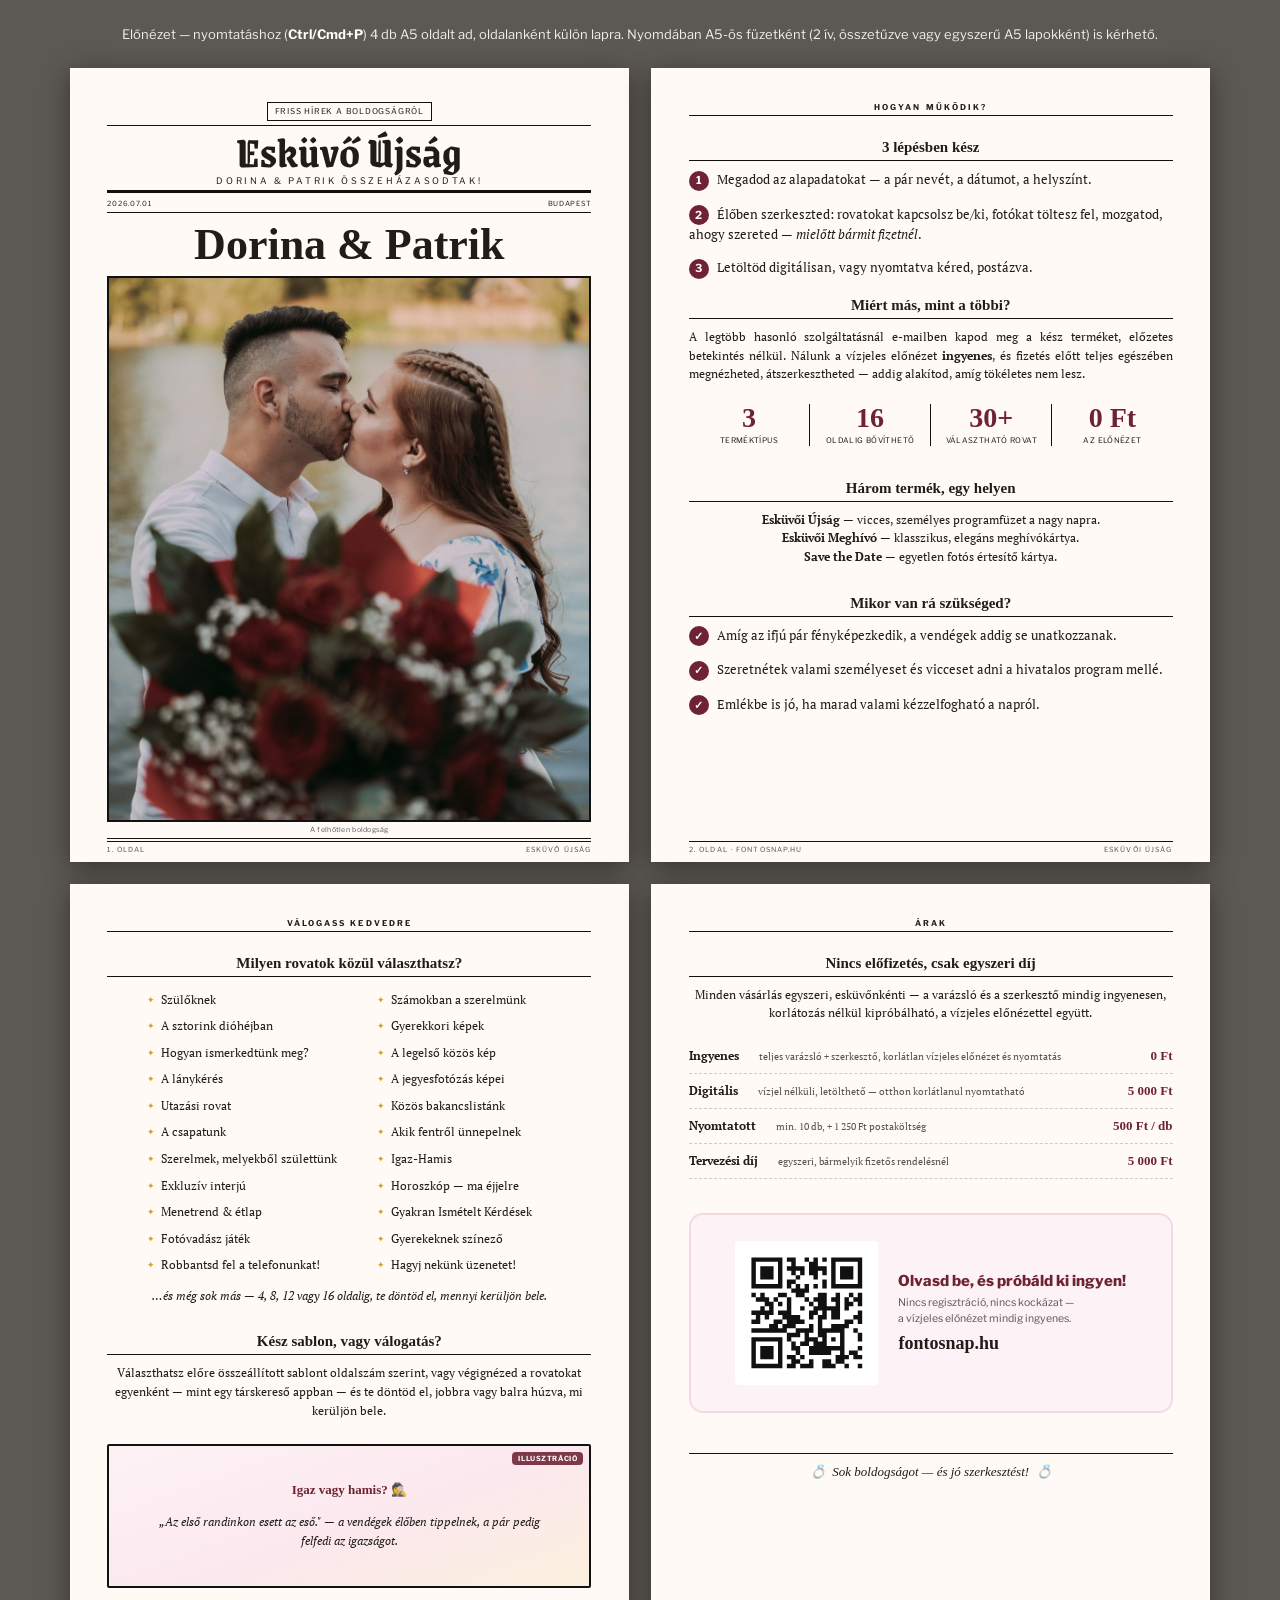
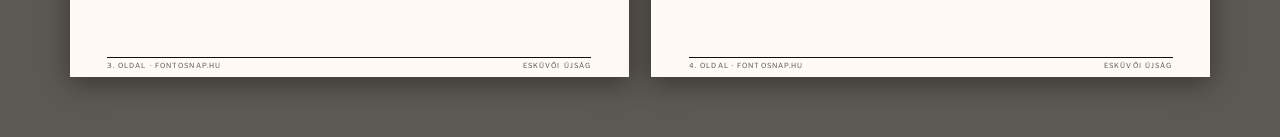
<file: marketing/szorolap.html>
<!DOCTYPE html>
<html lang="hu">
<head>
<meta charset="UTF-8">
<title>fontosnap.hu — szórólap (Esküvői Újság)</title>
<meta name="viewport" content="width=device-width, initial-scale=1">
<style id="pgcss">@page{size:A5;margin:0;}</style>
<style>
@import url('https://fonts.googleapis.com/css2?family=Grenze+Gotisch:wght@400;600;700;800&family=Old+Standard+TT:ital,wght@0,400;0,700;1,400&family=PT+Serif:ital,wght@0,400;0,700;1,400;1,700&family=Libre+Franklin:wght@400;500;600;700;800&display=swap');

:root{--paper:#fffaf6;--ink:#111;--soft:#555;--claret:#6e2233;--wiz-rose:#c2487a;--wiz-rose-dark:#9c3361;--wiz-rose-pale:#f6d8e3;--wiz-gold:#cda434;--wiz-blush:#fdf2f5;}
*{box-sizing:border-box;}
html,body{margin:0;padding:0;}
body{font-family:'PT Serif',Georgia,serif;color:#211c18;background:#5c5853;-webkit-font-smoothing:antialiased;}

/* ===== keret a képernyős előnézethez — nyomtatáskor eltűnik ===== */
.screen-wrap{display:flex;flex-wrap:wrap;gap:22px;justify-content:center;padding:26px 16px 60px;}
.screen-note{width:100%;text-align:center;color:#f3efe9;font-family:'Libre Franklin',sans-serif;font-size:13px;margin-bottom:4px;}
.screen-note b{color:#fff;}

/* ===== oldal (A5) ===== */
.page{background:var(--paper);position:relative;overflow:hidden;box-shadow:0 6px 26px rgba(0,0,0,.4);width:148mm;height:210mm;padding:9mm 10mm 6mm;display:flex;flex-direction:column;flex-shrink:0;}
.pbody{flex:1;display:flex;flex-direction:column;min-height:0;position:relative;z-index:2;}

.folio{position:absolute;left:10mm;right:10mm;bottom:2mm;display:flex;justify-content:space-between;font-family:'Libre Franklin',sans-serif;font-size:7px;letter-spacing:.16em;text-transform:uppercase;color:var(--soft);border-top:.6px solid var(--ink);padding-top:3px;z-index:5;}

.rule-ox{border:0;border-top:3px solid var(--ink);position:relative;margin:4px 0;}
.rule-ox::after{content:"";position:absolute;left:0;right:0;top:3px;border-top:1px solid var(--ink);}
.rule-thin{border:0;border-top:1px solid var(--ink);margin:4px 0;}
.rule-hair{border:0;border-top:.6px solid var(--ink);margin:4px 0;}
.subname{font-family:'Libre Franklin',sans-serif;text-align:center;font-size:9px;letter-spacing:.3em;text-transform:uppercase;margin:2px 0 0;}
.hero-photo{flex:1;min-height:60mm;border:2px solid var(--ink);overflow:hidden;margin-top:6px;}
.hero-photo img{width:100%;height:100%;object-fit:cover;display:block;}

.ears{display:flex;justify-content:space-between;align-items:flex-end;font-family:'Libre Franklin',sans-serif;font-size:6.5px;letter-spacing:.12em;text-transform:uppercase;line-height:1.4;}
.nameplate{font-family:'Grenze Gotisch',serif;font-weight:700;text-align:center;font-size:44px;line-height:.92;margin:2px 0 0;}
.dateline-strip{display:flex;justify-content:space-between;font-family:'Libre Franklin',sans-serif;font-size:7px;letter-spacing:.1em;text-transform:uppercase;margin-top:2px;}
.kicker{font-family:'Libre Franklin',sans-serif;font-weight:700;font-size:8px;letter-spacing:.26em;text-transform:uppercase;text-align:center;border-bottom:1px solid var(--ink);padding-bottom:3px;margin:0 0 5px;}
.lead-head{font-family:'Old Standard TT',serif;font-weight:700;text-align:center;line-height:1.05;margin:5px 0 2px;}
.bp{margin:0 0 10px;font-size:11.5px;line-height:1.62;text-align:justify;}
.col-head{font-family:'Old Standard TT',serif;font-weight:700;font-size:15px;text-align:center;border-bottom:1px solid var(--ink);padding-bottom:4px;margin:18px 0 9px;display:flex;align-items:center;justify-content:center;gap:5px;}
.col-head:first-child{margin-top:0;}
.closer{display:flex;align-items:center;justify-content:center;gap:6px;font-family:'Old Standard TT',serif;font-style:italic;font-size:13px;border-top:1px solid var(--ink);padding-top:10px;margin-top:20px;}

.flow{display:flex;flex-direction:column;gap:14px;}
.flow .step{font-size:12.5px;line-height:1.55;}
.flow .step b.stepnum{display:inline-flex;align-items:center;justify-content:center;width:20px;height:20px;border-radius:50%;background:var(--claret);color:#fff;font-family:'Libre Franklin',sans-serif;font-size:11px;margin-right:8px;flex-shrink:0;}

.stat-row{display:flex;text-align:center;margin:10px 0 16px;}
.stat{flex:1;border-right:.6px solid var(--ink);padding:0 4px;}
.stat:last-child{border-right:none;}
.stat .num{font-family:'Old Standard TT',serif;font-weight:700;font-size:28px;line-height:1;color:var(--claret);}
.stat .lbl{font-family:'Libre Franklin',sans-serif;font-size:7.6px;letter-spacing:.05em;text-transform:uppercase;margin-top:4px;line-height:1.3;}

.rovat-grid{display:grid;grid-template-columns:1fr 1fr;gap:7px 16px;margin:4px 0 12px;}
.rovat-grid li{font-size:11.5px;line-height:1.7;list-style:none;padding-left:14px;position:relative;}
.rovat-grid li::before{content:"✦";position:absolute;left:0;color:var(--wiz-gold);font-size:9px;top:3px;}

.price-list{margin:6px 0 14px;}
.price-row{display:flex;justify-content:space-between;align-items:baseline;font-size:11.5px;padding:9px 0;border-bottom:.6px dashed #ccc;gap:10px;}
.price-row .p-name{font-weight:700;}
.price-row .p-desc{flex:1;color:var(--soft);font-size:10px;padding-left:10px;}
.price-row .p-val{font-family:'Old Standard TT',serif;font-weight:700;color:var(--claret);white-space:nowrap;font-size:13px;}

.qr-band{display:flex;align-items:center;gap:20px;justify-content:center;background:var(--wiz-blush);border:2px solid var(--wiz-rose-pale);border-radius:14px;padding:26px 24px;margin:20px 0;}
.qr-band svg{width:38mm;height:38mm;flex-shrink:0;background:#fff;padding:2mm;border-radius:4px;}
.qr-band .qr-txt{font-family:'Libre Franklin',sans-serif;}
.qr-band .qr-txt .qh{font-weight:800;font-size:15px;color:var(--claret);margin-bottom:4px;line-height:1.3;}
.qr-band .qr-txt .qs{font-size:10.5px;color:var(--soft);line-height:1.5;}
.qr-band .qr-txt .qu{font-family:'Old Standard TT',serif;font-weight:700;font-size:18px;margin-top:6px;}

.feat-strip{display:flex;justify-content:space-around;text-align:center;margin-top:10px;padding-top:10px;border-top:.6px solid var(--ink);}
.feat-strip .f{flex:1;padding:0 4px;}
.feat-strip .f .fic{font-size:20px;}
.feat-strip .f .ft{font-family:'Libre Franklin',sans-serif;font-weight:700;font-size:9.5px;margin-top:4px;line-height:1.35;}

.cover-hero{flex:1;border:2px solid var(--ink);border-radius:2px;display:flex;flex-direction:column;align-items:center;justify-content:center;gap:14px;background:linear-gradient(160deg,#fdf2f5,#fbe8ee 55%,#fbf0dd);margin-top:8px;padding:14px;}
.cover-hero .ic{font-size:36px;}
.cover-hero .ct{font-family:'Old Standard TT',serif;font-weight:700;font-size:15px;color:var(--claret);text-align:center;padding:0 8mm;line-height:1.4;}
.sample-tag{position:absolute;top:6px;right:6px;background:rgba(110,34,51,.88);color:#fff;font-family:'Libre Franklin',sans-serif;font-size:7px;font-weight:700;letter-spacing:.08em;text-transform:uppercase;padding:2px 6px;border-radius:4px;z-index:6;}

@media print{
  body{background:#fff;}
  .screen-wrap{padding:0;gap:0;}
  .screen-note{display:none;}
  .page{box-shadow:none;page-break-after:always;}
  .page:last-child{page-break-after:auto;}
}
</style>
</head>
<body>

<div class="screen-wrap">
<div class="screen-note">Előnézet — nyomtatáshoz (<b>Ctrl/Cmd+P</b>) 4 db A5 oldalt ad, oldalanként külön lapra. Nyomdában A5-ös füzetként (2 ív, összetűzve vagy egyszerű A5 lapokként) is kérhető.</div>

<!-- ================= 1. OLDAL — CÍMLAP ================= -->
<div class="page" id="p1">
  <div class="pbody">
    <div class="ears" style="justify-content:center;">
      <div class="slogan" style="border:.8px solid var(--ink);padding:3px 7px;text-align:center;font-size:8px;max-width:60mm;">FRISS HÍREK A BOLDOGSÁGRÓL</div>
    </div>
    <hr class="rule-thin">
    <h1 class="nameplate">Esküvő Újság</h1>
    <div class="subname">Dorina &amp; Patrik összeházasodtak!</div>
    <hr class="rule-ox">
    <div class="dateline-strip"><span>2026.07.01</span><span>Budapest</span></div>
    <hr class="rule-thin">
    <h2 class="lead-head" style="font-size:44px;margin-top:5px;">Dorina &amp; Patrik</h2>
    <div class="hero-photo"><img src="[data-uri]" alt="Dorina és Patrik"></div>
    <div class="caption" style="font-family:'Libre Franklin',sans-serif;font-size:7px;letter-spacing:.04em;color:var(--soft);margin-top:3px;border-bottom:.6px solid var(--ink);padding-bottom:4px;text-align:center;">A felhőtlen boldogság</div>
  </div>
  <div class="folio"><span>1. oldal</span><span>Esküvő Újság</span></div>
</div>

<!-- ================= 2. OLDAL — HOGYAN MŰKÖDIK ================= -->
<div class="page" id="p2">
  <div class="pbody">
    <div class="kicker">Hogyan működik?</div>
    <div class="col-head">3 lépésben kész</div>
    <div class="flow">
      <div class="step"><b class="stepnum">1</b>Megadod az alapadatokat — a pár nevét, a dátumot, a helyszínt.</div>
      <div class="step"><b class="stepnum">2</b>Élőben szerkeszted: rovatokat kapcsolsz be/ki, fotókat töltesz fel, mozgatod, ahogy szereted — <i>mielőtt bármit fizetnél</i>.</div>
      <div class="step"><b class="stepnum">3</b>Letöltöd digitálisan, vagy nyomtatva kéred, postázva.</div>
    </div>
    <div class="col-head">Miért más, mint a többi?</div>
    <p class="bp">A legtöbb hasonló szolgáltatásnál e-mailben kapod meg a kész terméket, előzetes betekintés nélkül. Nálunk a vízjeles előnézet <b>ingyenes</b>, és fizetés előtt teljes egészében megnézheted, átszerkesztheted — addig alakítod, amíg tökéletes nem lesz.</p>
    <div class="stat-row">
      <div class="stat"><div class="num">3</div><div class="lbl">Terméktípus</div></div>
      <div class="stat"><div class="num">16</div><div class="lbl">Oldalig bővíthető</div></div>
      <div class="stat"><div class="num">30+</div><div class="lbl">Választható rovat</div></div>
      <div class="stat"><div class="num">0 Ft</div><div class="lbl">Az előnézet</div></div>
    </div>
    <div class="col-head">Három termék, egy helyen</div>
    <p class="bp" style="text-align:center;"><b>Esküvői Újság</b> — vicces, személyes programfüzet a nagy napra.<br><b>Esküvői Meghívó</b> — klasszikus, elegáns meghívókártya.<br><b>Save the Date</b> — egyetlen fotós értesítő kártya.</p>
    <div class="col-head">Mikor van rá szükséged?</div>
    <div class="flow">
      <div class="step"><b class="stepnum">✓</b>Amíg az ifjú pár fényképezkedik, a vendégek addig se unatkozzanak.</div>
      <div class="step"><b class="stepnum">✓</b>Szeretnétek valami személyeset és vicceset adni a hivatalos program mellé.</div>
      <div class="step"><b class="stepnum">✓</b>Emlékbe is jó, ha marad valami kézzelfogható a napról.</div>
    </div>
  </div>
  <div class="folio"><span>2. oldal · fontosnap.hu</span><span>Esküvői Újság</span></div>
</div>

<!-- ================= 3. OLDAL — ROVATOK ================= -->
<div class="page" id="p3">
  <div class="pbody">
    <div class="kicker">Válogass kedvedre</div>
    <div class="col-head">Milyen rovatok közül választhatsz?</div>
    <ul class="rovat-grid">
      <li>Szülőknek</li>
      <li>Számokban a szerelmünk</li>
      <li>A sztorink dióhéjban</li>
      <li>Gyerekkori képek</li>
      <li>Hogyan ismerkedtünk meg?</li>
      <li>A legelső közös kép</li>
      <li>A lánykérés</li>
      <li>A jegyesfotózás képei</li>
      <li>Utazási rovat</li>
      <li>Közös bakancslistánk</li>
      <li>A csapatunk</li>
      <li>Akik fentről ünnepelnek</li>
      <li>Szerelmek, melyekből születtünk</li>
      <li>Igaz-Hamis</li>
      <li>Exkluzív interjú</li>
      <li>Horoszkóp — ma éjjelre</li>
      <li>Menetrend &amp; étlap</li>
      <li>Gyakran Ismételt Kérdések</li>
      <li>Fotóvadász játék</li>
      <li>Gyerekeknek színező</li>
      <li>Robbantsd fel a telefonunkat!</li>
      <li>Hagyj nekünk üzenetet!</li>
    </ul>
    <p class="bp" style="text-align:center;font-style:italic;">…és még sok más — 4, 8, 12 vagy 16 oldalig, te döntöd el, mennyi kerüljön bele.</p>
    <div class="col-head">Kész sablon, vagy válogatás?</div>
    <p class="bp" style="text-align:center;">Választhatsz előre összeállított sablont oldalszám szerint, vagy végignézed a rovatokat egyenként — mint egy társkereső appban — és te döntöd el, jobbra vagy balra húzva, mi kerüljön bele.</p>
    <div class="cover-hero" style="flex:0 0 auto;min-height:38mm;position:relative;margin-top:14px;">
      <div class="sample-tag">Illusztráció</div>
      <div class="ct" style="font-size:13px;">Igaz vagy hamis? 🕵</div>
      <p class="bp" style="font-style:italic;text-align:center;margin:0;padding:0 6mm;">„Az első randinkon esett az eső." — a vendégek élőben tippelnek, a pár pedig felfedi az igazságot.</p>
    </div>
  </div>
  <div class="folio"><span>3. oldal · fontosnap.hu</span><span>Esküvői Újság</span></div>
</div>

<!-- ================= 4. OLDAL — ÁRAK + QR ================= -->
<div class="page" id="p4">
  <div class="pbody">
    <div class="kicker">Árak</div>
    <div class="col-head">Nincs előfizetés, csak egyszeri díj</div>
    <p class="bp" style="text-align:center;">Minden vásárlás egyszeri, esküvőnkénti — a varázsló és a szerkesztő mindig ingyenesen, korlátozás nélkül kipróbálható, a vízjeles előnézettel együtt.</p>
    <div class="price-list">
      <div class="price-row"><span class="p-name">Ingyenes</span><span class="p-desc">teljes varázsló + szerkesztő, korlátlan vízjeles előnézet és nyomtatás</span><span class="p-val">0 Ft</span></div>
      <div class="price-row"><span class="p-name">Digitális</span><span class="p-desc">vízjel nélküli, letölthető — otthon korlátlanul nyomtatható</span><span class="p-val">5 000 Ft</span></div>
      <div class="price-row"><span class="p-name">Nyomtatott</span><span class="p-desc">min. 10 db, + 1 250 Ft postaköltség</span><span class="p-val">500 Ft / db</span></div>
      <div class="price-row"><span class="p-name">Tervezési díj</span><span class="p-desc">egyszeri, bármelyik fizetős rendelésnél</span><span class="p-val">5 000 Ft</span></div>
    </div>
    <div class="qr-band">
      <svg viewBox="0 0 29 29" xmlns="http://www.w3.org/2000/svg"><path d="M2,2H3V3H2zM3,2H4V3H3zM4,2H5V3H4zM5,2H6V3H5zM6,2H7V3H6zM7,2H8V3H7zM8,2H9V3H8zM10,2H11V3H10zM11,2H12V3H11zM14,2H15V3H14zM16,2H17V3H16zM18,2H19V3H18zM20,2H21V3H20zM21,2H22V3H21zM22,2H23V3H22zM23,2H24V3H23zM24,2H25V3H24zM25,2H26V3H25zM26,2H27V3H26zM2,3H3V4H2zM8,3H9V4H8zM11,3H12V4H11zM15,3H16V4H15zM16,3H17V4H16zM20,3H21V4H20zM26,3H27V4H26zM2,4H3V5H2zM4,4H5V5H4zM5,4H6V5H5zM6,4H7V5H6zM8,4H9V5H8zM10,4H11V5H10zM11,4H12V5H11zM12,4H13V5H12zM13,4H14V5H13zM15,4H16V5H15zM16,4H17V5H16zM17,4H18V5H17zM18,4H19V5H18zM20,4H21V5H20zM22,4H23V5H22zM23,4H24V5H23zM24,4H25V5H24zM26,4H27V5H26zM2,5H3V6H2zM4,5H5V6H4zM5,5H6V6H5zM6,5H7V6H6zM8,5H9V6H8zM11,5H12V6H11zM13,5H14V6H13zM15,5H16V6H15zM16,5H17V6H16zM18,5H19V6H18zM20,5H21V6H20zM22,5H23V6H22zM23,5H24V6H23zM24,5H25V6H24zM26,5H27V6H26zM2,6H3V7H2zM4,6H5V7H4zM5,6H6V7H5zM6,6H7V7H6zM8,6H9V7H8zM12,6H13V7H12zM16,6H17V7H16zM20,6H21V7H20zM22,6H23V7H22zM23,6H24V7H23zM24,6H25V7H24zM26,6H27V7H26zM2,7H3V8H2zM8,7H9V8H8zM10,7H11V8H10zM11,7H12V8H11zM18,7H19V8H18zM20,7H21V8H20zM26,7H27V8H26zM2,8H3V9H2zM3,8H4V9H3zM4,8H5V9H4zM5,8H6V9H5zM6,8H7V9H6zM7,8H8V9H7zM8,8H9V9H8zM10,8H11V9H10zM12,8H13V9H12zM14,8H15V9H14zM16,8H17V9H16zM18,8H19V9H18zM20,8H21V9H20zM21,8H22V9H21zM22,8H23V9H22zM23,8H24V9H23zM24,8H25V9H24zM25,8H26V9H25zM26,8H27V9H26zM11,9H12V10H11zM12,9H13V10H12zM13,9H14V10H13zM14,9H15V10H14zM2,10H3V11H2zM4,10H5V11H4zM8,10H9V11H8zM9,10H10V11H9zM12,10H13V11H12zM13,10H14V11H13zM17,10H18V11H17zM18,10H19V11H18zM21,10H22V11H21zM24,10H25V11H24zM26,10H27V11H26zM3,11H4V12H3zM4,11H5V12H4zM5,11H6V12H5zM7,11H8V12H7zM10,11H11V12H10zM14,11H15V12H14zM16,11H17V12H16zM17,11H18V12H17zM18,11H19V12H18zM20,11H21V12H20zM21,11H22V12H21zM23,11H24V12H23zM25,11H26V12H25zM26,11H27V12H26zM5,12H6V13H5zM6,12H7V13H6zM8,12H9V13H8zM10,12H11V13H10zM15,12H16V13H15zM17,12H18V13H17zM18,12H19V13H18zM21,12H22V13H21zM23,12H24V13H23zM24,12H25V13H24zM26,12H27V13H26zM4,13H5V14H4zM6,13H7V14H6zM10,13H11V14H10zM13,13H14V14H13zM16,13H17V14H16zM17,13H18V14H17zM18,13H19V14H18zM19,13H20V14H19zM20,13H21V14H20zM21,13H22V14H21zM23,13H24V14H23zM2,14H3V15H2zM3,14H4V15H3zM4,14H5V15H4zM5,14H6V15H5zM6,14H7V15H6zM8,14H9V15H8zM9,14H10V15H9zM10,14H11V15H10zM15,14H16V15H15zM16,14H17V15H16zM18,14H19V15H18zM20,14H21V15H20zM21,14H22V15H21zM26,14H27V15H26zM3,15H4V16H3zM5,15H6V16H5zM9,15H10V16H9zM10,15H11V16H10zM11,15H12V16H11zM12,15H13V16H12zM15,15H16V16H15zM17,15H18V16H17zM18,15H19V16H18zM20,15H21V16H20zM21,15H22V16H21zM25,15H26V16H25zM26,15H27V16H26zM2,16H3V17H2zM3,16H4V17H3zM7,16H8V17H7zM8,16H9V17H8zM10,16H11V17H10zM11,16H12V17H11zM12,16H13V17H12zM13,16H14V17H13zM17,16H18V17H17zM23,16H24V17H23zM24,16H25V17H24zM26,16H27V17H26zM6,17H7V18H6zM7,17H8V18H7zM9,17H10V18H9zM10,17H11V18H10zM11,17H12V18H11zM15,17H16V18H15zM17,17H18V18H17zM20,17H21V18H20zM21,17H22V18H21zM22,17H23V18H22zM23,17H24V18H23zM2,18H3V19H2zM3,18H4V19H3zM4,18H5V19H4zM5,18H6V19H5zM6,18H7V19H6zM7,18H8V19H7zM8,18H9V19H8zM9,18H10V19H9zM12,18H13V19H12zM13,18H14V19H13zM14,18H15V19H14zM15,18H16V19H15zM17,18H18V19H17zM18,18H19V19H18zM19,18H20V19H19zM20,18H21V19H20zM21,18H22V19H21zM22,18H23V19H22zM25,18H26V19H25zM10,19H11V20H10zM11,19H12V20H11zM12,19H13V20H12zM14,19H15V20H14zM17,19H18V20H17zM18,19H19V20H18zM22,19H23V20H22zM26,19H27V20H26zM2,20H3V21H2zM3,20H4V21H3zM4,20H5V21H4zM5,20H6V21H5zM6,20H7V21H6zM7,20H8V21H7zM8,20H9V21H8zM10,20H11V21H10zM14,20H15V21H14zM15,20H16V21H15zM16,20H17V21H16zM18,20H19V21H18zM20,20H21V21H20zM22,20H23V21H22zM26,20H27V21H26zM2,21H3V22H2zM8,21H9V22H8zM11,21H12V22H11zM13,21H14V22H13zM14,21H15V22H14zM16,21H17V22H16zM17,21H18V22H17zM18,21H19V22H18zM22,21H23V22H22zM2,22H3V23H2zM4,22H5V23H4zM5,22H6V23H5zM6,22H7V23H6zM8,22H9V23H8zM11,22H12V23H11zM12,22H13V23H12zM15,22H16V23H15zM16,22H17V23H16zM17,22H18V23H17zM18,22H19V23H18zM19,22H20V23H19zM20,22H21V23H20zM21,22H22V23H21zM22,22H23V23H22zM26,22H27V23H26zM2,23H3V24H2zM4,23H5V24H4zM5,23H6V24H5zM6,23H7V24H6zM8,23H9V24H8zM12,23H13V24H12zM15,23H16V24H15zM16,23H17V24H16zM17,23H18V24H17zM18,23H19V24H18zM19,23H20V24H19zM22,23H23V24H22zM24,23H25V24H24zM25,23H26V24H25zM2,24H3V25H2zM4,24H5V25H4zM5,24H6V25H5zM6,24H7V25H6zM8,24H9V25H8zM10,24H11V25H10zM11,24H12V25H11zM13,24H14V25H13zM21,24H22V25H21zM22,24H23V25H22zM23,24H24V25H23zM25,24H26V25H25zM26,24H27V25H26zM2,25H3V26H2zM8,25H9V26H8zM11,25H12V26H11zM12,25H13V26H12zM15,25H16V26H15zM18,25H19V26H18zM19,25H20V26H19zM21,25H22V26H21zM22,25H23V26H22zM2,26H3V27H2zM3,26H4V27H3zM4,26H5V27H4zM5,26H6V27H5zM6,26H7V27H6zM7,26H8V27H7zM8,26H9V27H8zM10,26H11V27H10zM11,26H12V27H11zM13,26H14V27H13zM14,26H15V27H14zM15,26H16V27H15zM18,26H19V27H18zM19,26H20V27H19zM20,26H21V27H20zM23,26H24V27H23zM26,26H27V27H26z" fill="#111" fill-rule="nonzero" stroke="none"/></svg>
      <div class="qr-txt">
        <div class="qh">Olvasd be, és próbáld ki ingyen!</div>
        <div class="qs">Nincs regisztráció, nincs kockázat —<br>a vízjeles előnézet mindig ingyenes.</div>
        <div class="qu">fontosnap.hu</div>
      </div>
    </div>
    <div class="closer">💍&nbsp; Sok boldogságot — és jó szerkesztést! &nbsp;💍</div>
  </div>
  <div class="folio"><span>4. oldal · fontosnap.hu</span><span>Esküvői Újság</span></div>
</div>

</div>
</body>
</html>
</file>
